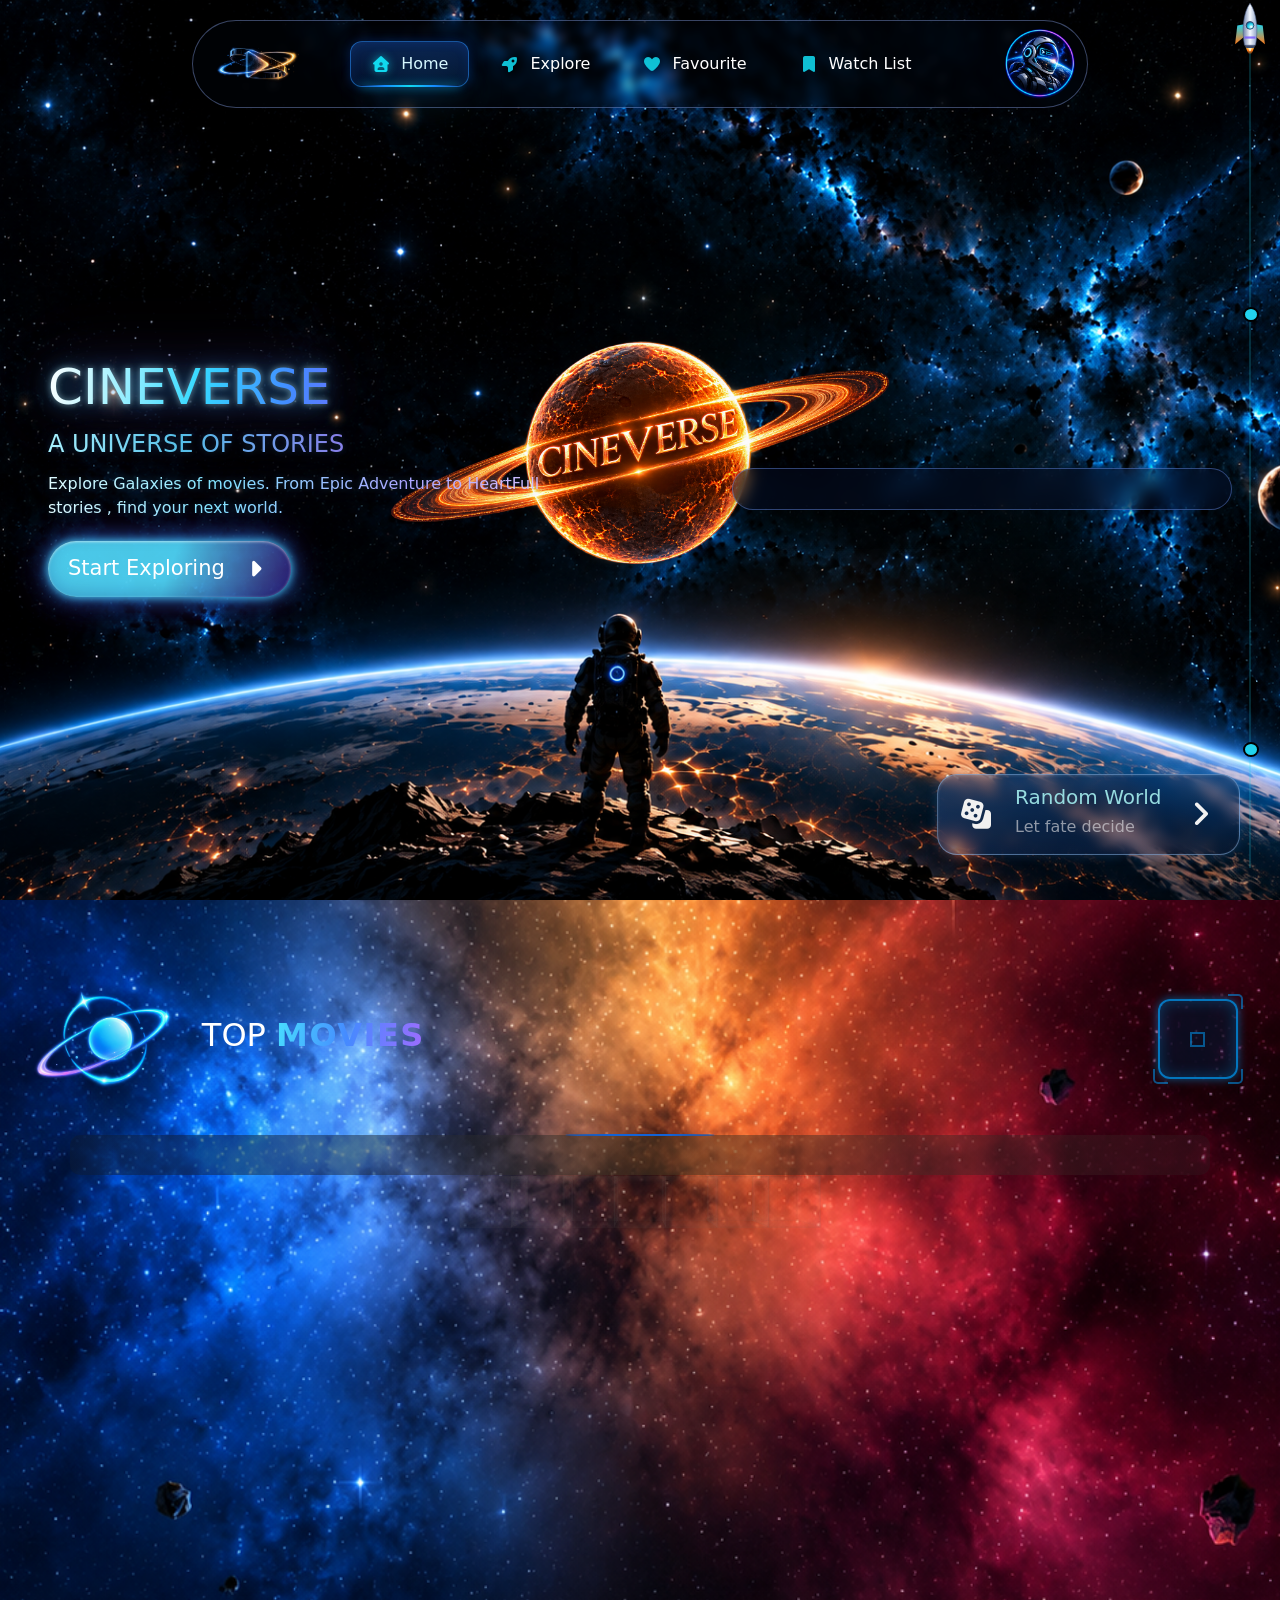
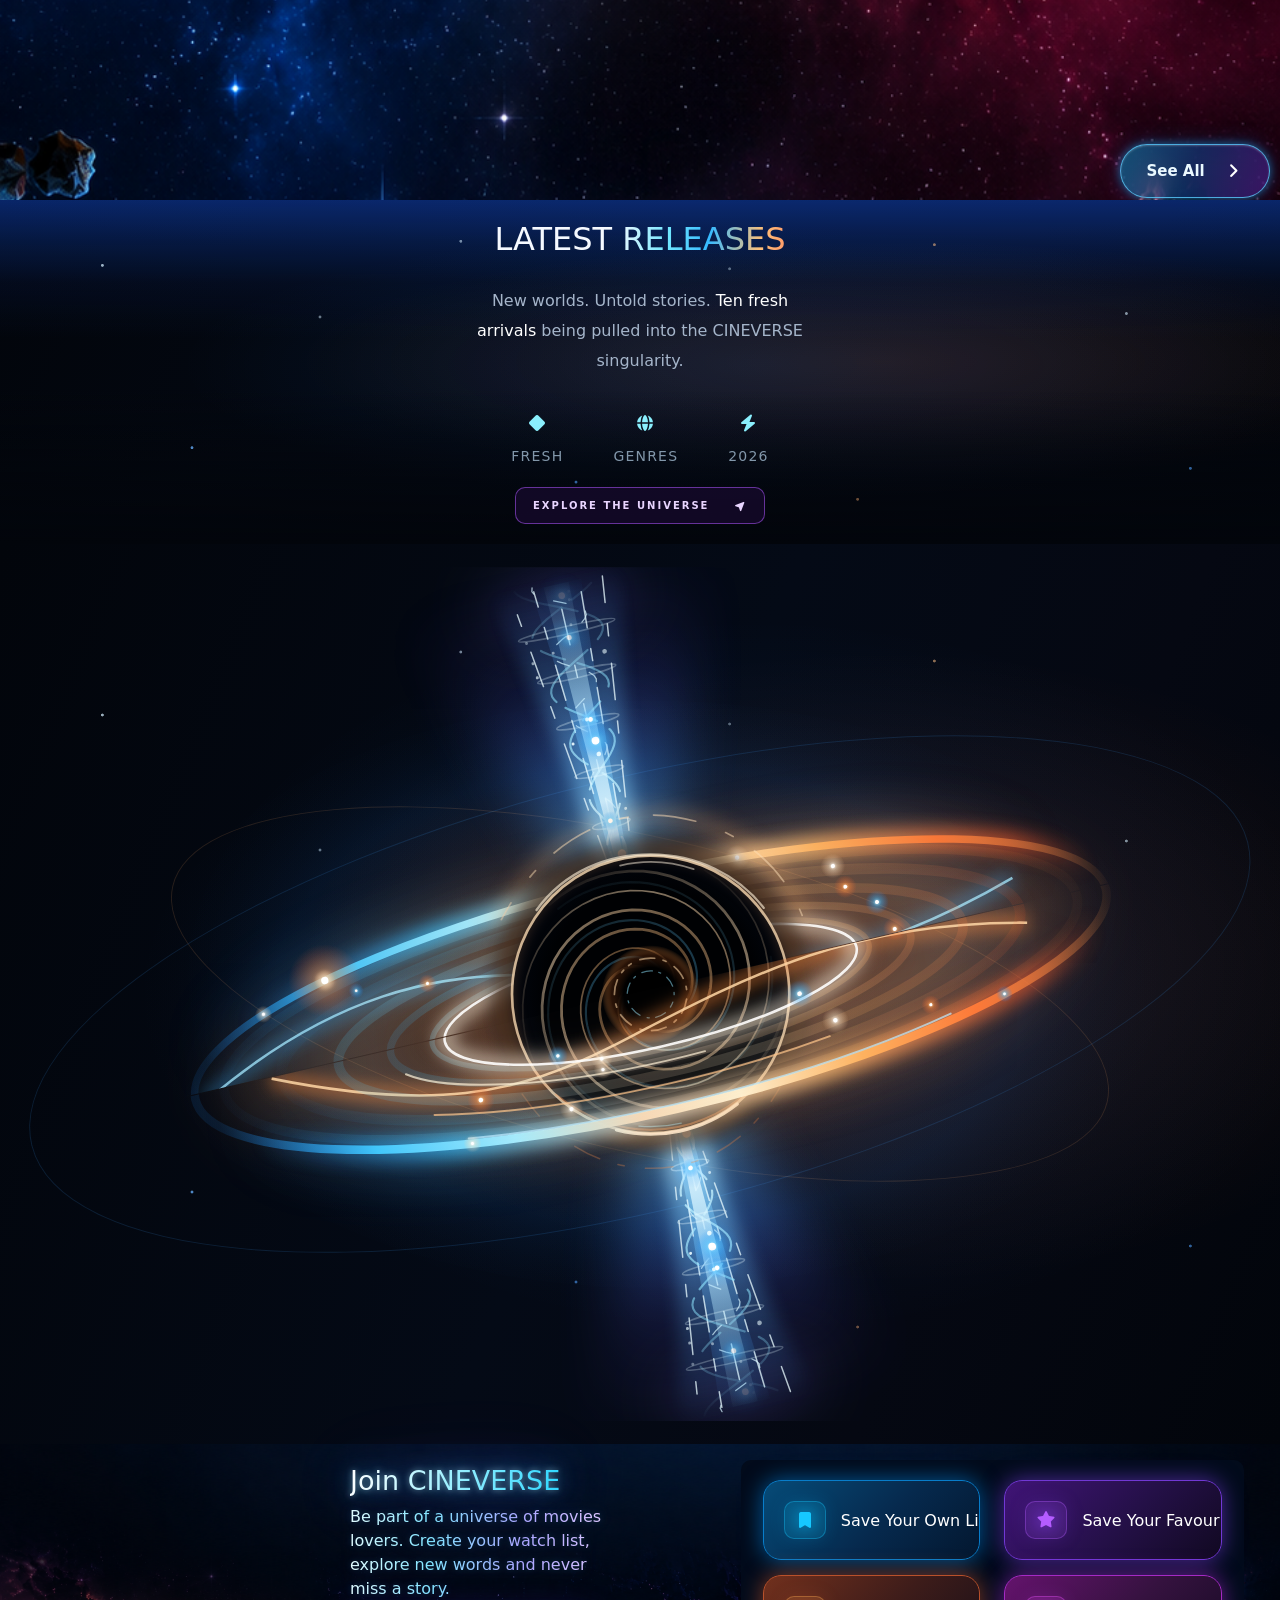
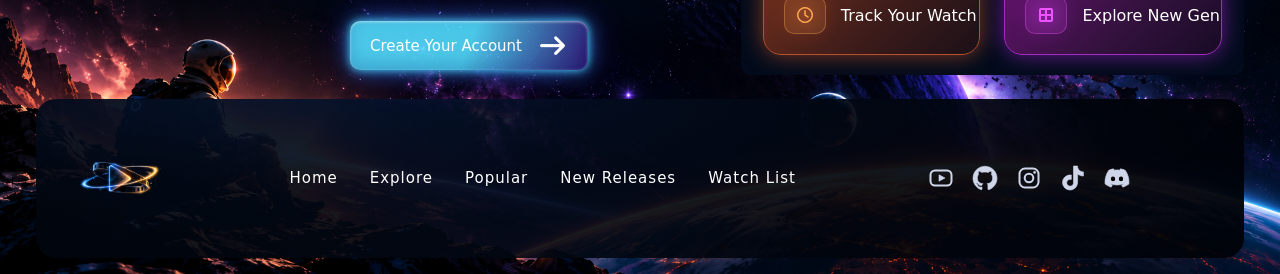
<file: index.html>
<!doctype html>
<html lang="en">
  <head>
    <title>CINEVERSE | Explore</title>
    <meta name="author" content="Amr Fathi Mohammed" />
    <meta name="viewport" content="width=device-width, initial-scale=1.0" />
    <meta
      name="description"
      content="Enter CINEVERSE, your ultimate movie discovery universe. Explore trending movies, top-rated films, popular genres, movie details, ratings, and trailers." />
    <meta
      name="keywords"
      content="CineVerse, movies, films, movie discovery, trending movies, top-rated movies, popular movies, movie trailers, movie ratings, film genres, cinema" />
    <meta name="application-name" content="CINEVERSE" />
    <meta name="theme-color" content="#080B18" />
    <meta name="color-scheme" content="dark" />
    <meta name="referrer" content="strict-origin-when-cross-origin" />

    <meta name="robots" content="index, follow, max-image-preview:large" />
    <meta name="googlebot" content="index, follow, max-image-preview:large" />

    <link rel="canonical" href="https://amro-fathi.github.io/CINEVERSE/" />

    <meta property="og:type" content="website" />
    <meta property="og:site_name" content="CINEVERSE" />
    <meta property="og:title" content="CINEVERSE | Discover Your Next Favorite Movie" />
    <meta
      property="og:description"
      content="Explore the universe of cinema with CINEVERSE. Discover trending movies, top-rated films, genres, ratings, and trailers." />
    <meta property="og:url" content="https://amro-fathi.github.io/CINEVERSE/" />
    <meta property="og:image" content="https://amro-fathi.github.io/CINEVERSE/images/preview.png" />
    <meta property="og:image:alt" content="CINEVERSE — Your Movie Discovery Universe" />
    <meta property="og:image:width" content="1200" />
    <meta property="og:image:height" content="630" />
    <meta property="og:locale" content="en_US" />

    <link rel="stylesheet" href="./css/all.min.css" />
    <link rel="stylesheet" href="./css/bootstrap.css" />
    <link rel="stylesheet" href="./css/font.css" />
    <link rel="stylesheet" href="./css/plugins/animate.css" />
    <link rel="stylesheet" href="./css/plugins/swiper.css" />
    <link rel="stylesheet" href="./css/index.css" />
    <link rel="icon" type="image/x-icon" href="./images/Icon.png" />
  </head>
  <body>
    <section id="Space">
      <div id="index" class="star">
        <i class="ray"></i>
        <i class="ray v"></i>
        <i class="ray d"></i>
        <i class="ray e"></i>
        <div class="core"></div>

        <div class="star-label">
          <strong>CINEVERSE</strong>
          <span>EXPLORE THE UNIVERSE</span>
        </div>
      </div>

      <div id="home" class="star">
        <i class="ray"></i>
        <i class="ray v"></i>
        <i class="ray d"></i>
        <i class="ray e"></i>
        <div class="core"></div>

        <div class="star-label">
          <i class="star-icon">⌂</i>
          <strong>HOME</strong>
          <span>Return to the stars</span>
        </div>
      </div>

      <div id="explore" class="star">
        <i class="ray"></i>
        <i class="ray v"></i>
        <i class="ray d"></i>
        <i class="ray e"></i>
        <div class="core"></div>

        <div class="star-label">
          <i class="star-icon">⌕</i>
          <strong>EXPLORE</strong>
          <span>Discover more</span>
        </div>
      </div>

      <div id="movie" class="star">
        <i class="ray"></i>
        <i class="ray v"></i>
        <i class="ray d"></i>
        <i class="ray e"></i>
        <div class="core"></div>

        <div class="star-label">
          <i class="star-icon">▣</i>
          <strong>MOVIE</strong>
          <span>Dive into movies</span>
        </div>
      </div>

      <div id="login" class="star ">
        <i class="ray"></i>
        <i class="ray v"></i>
        <i class="ray d"></i>
        <i class="ray e"></i>
        <div class="core"></div>

        <div class="star-label">
          <i class="star-icon">◇</i>
          <strong>LOGIN</strong>
          <span>Enter your universe</span>
        </div>
      </div>
    </section>
    <script src="./js/bootstrap.js"></script>
    <script src="./js/api/fetch.js"></script>
    <script src="./js/pages/loading.js"></script>
  </body>
</html>
</file>
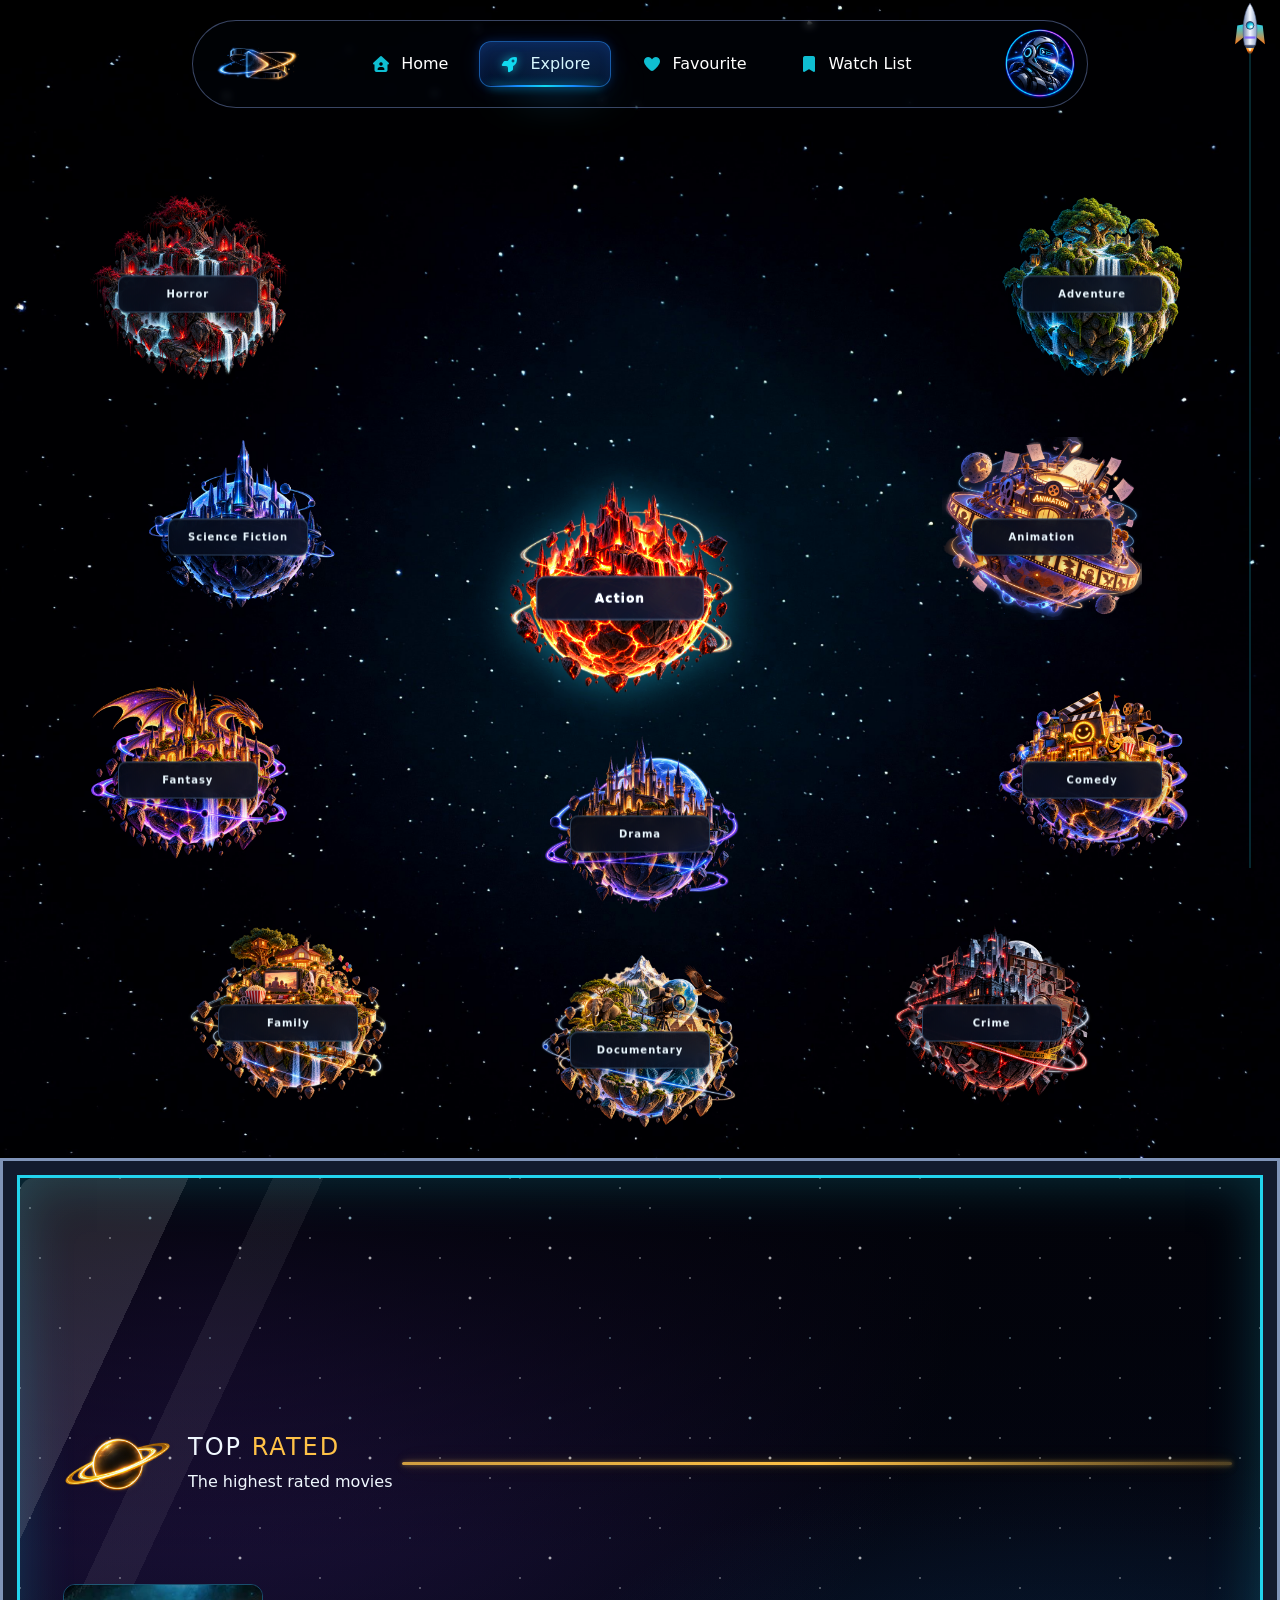
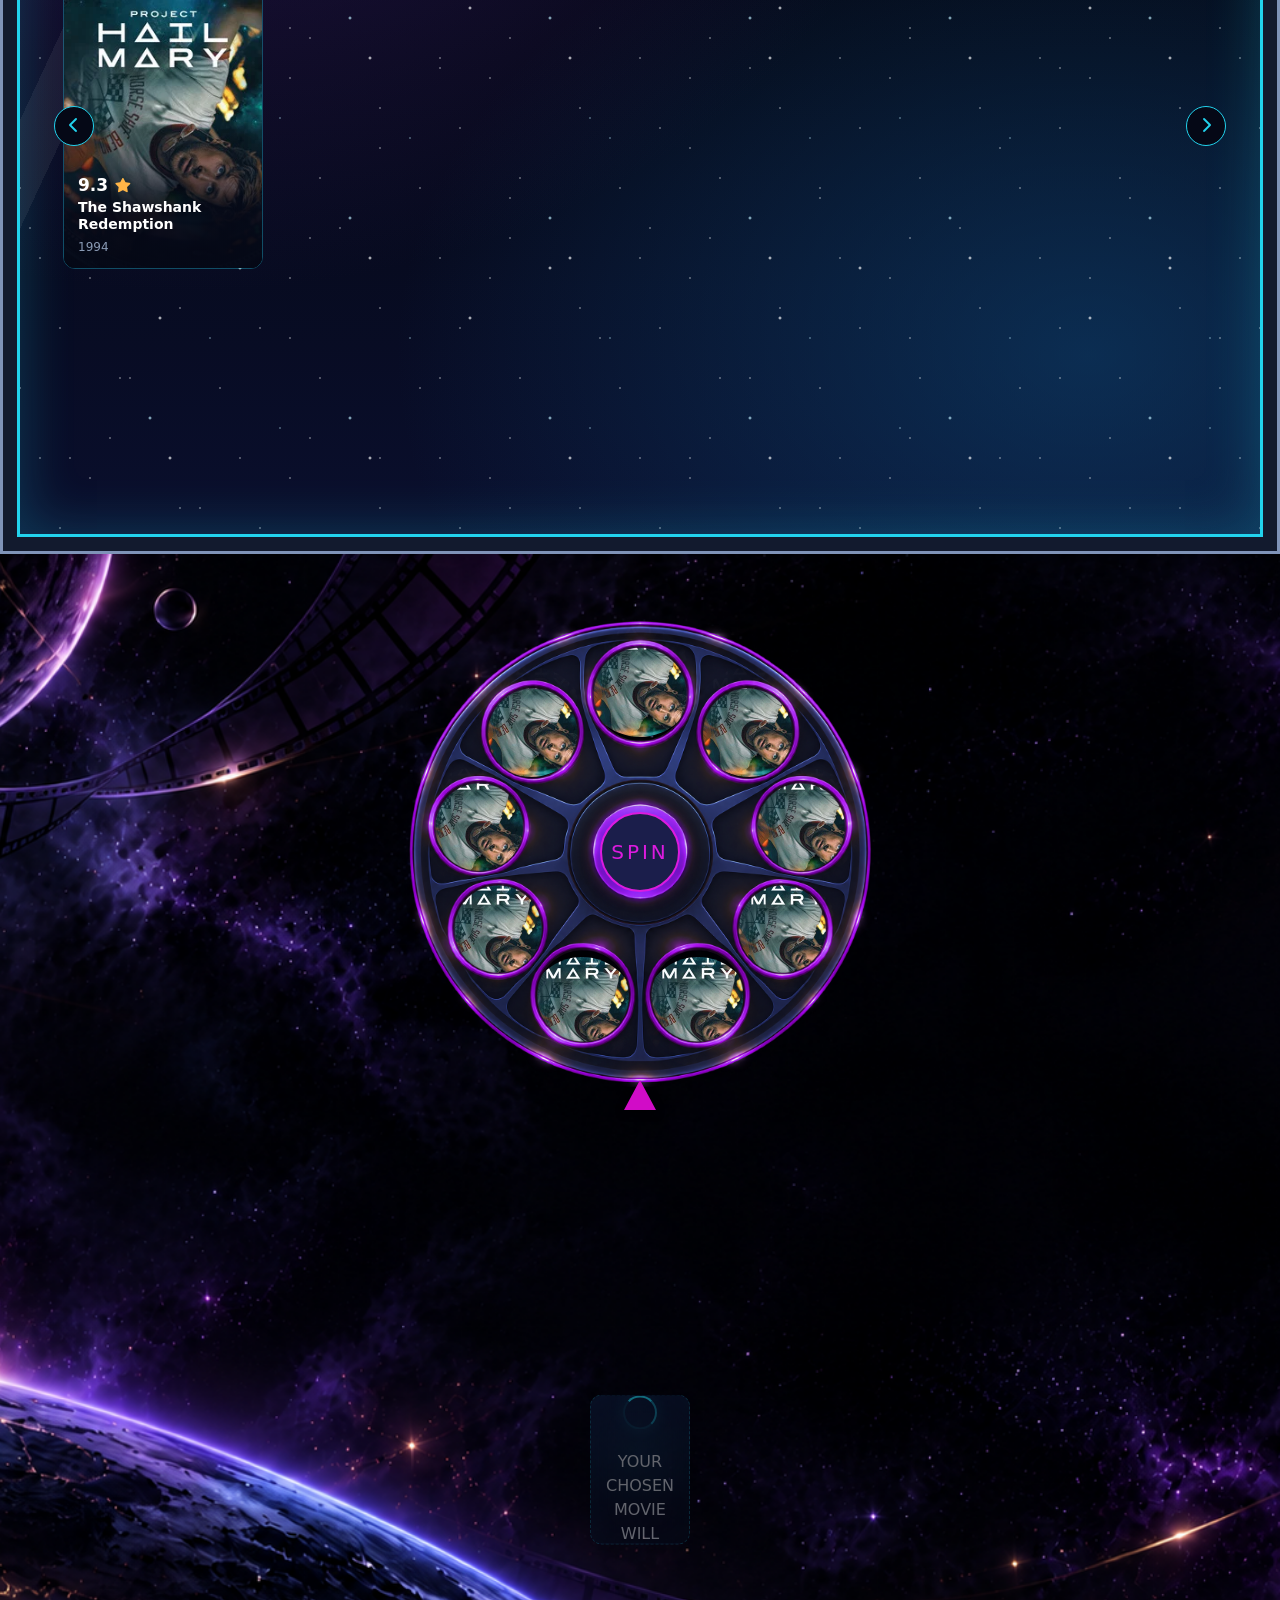
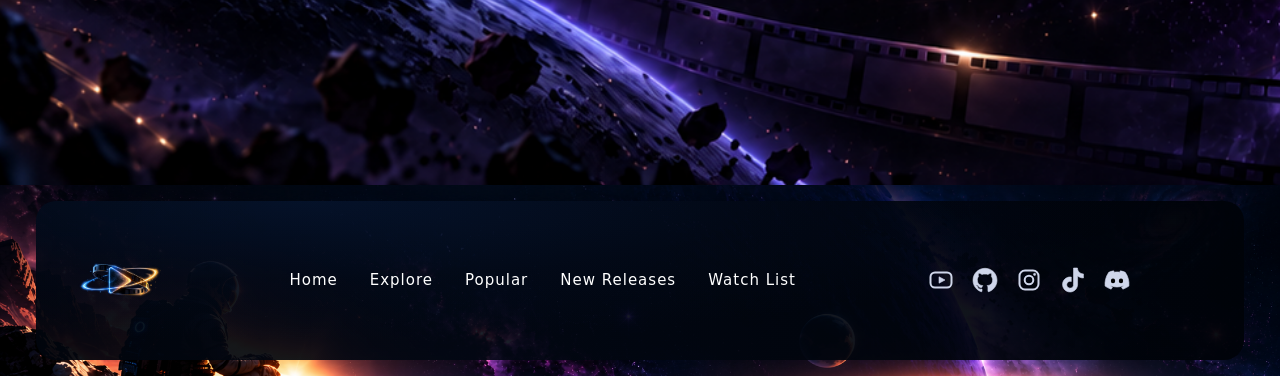
<file: pages/explore.html>
<!doctype html>
<html lang="en">
  <head>
    <title>CINEVERSE | Explore</title>
    <meta name="author" content="Amr Fathi Mohammed" />
    <meta name="viewport" content="width=device-width, initial-scale=1.0" />
    <meta
      name="description"
      content="Enter CINEVERSE, your ultimate movie discovery universe. Explore trending movies, top-rated films, popular genres, movie details, ratings, and trailers." />
    <meta
      name="keywords"
      content="CineVerse, movies, films, movie discovery, trending movies, top-rated movies, popular movies, movie trailers, movie ratings, film genres, cinema" />
    <meta name="application-name" content="CINEVERSE" />
    <meta name="theme-color" content="#080B18" />
    <meta name="color-scheme" content="dark" />
    <meta name="referrer" content="strict-origin-when-cross-origin" />

    <meta name="robots" content="index, follow, max-image-preview:large" />
    <meta name="googlebot" content="index, follow, max-image-preview:large" />

    <link rel="canonical" href="https://amro-fathi.github.io/CINEVERSE/" />

    <meta property="og:type" content="website" />
    <meta property="og:site_name" content="CINEVERSE" />
    <meta property="og:title" content="CINEVERSE | Discover Your Next Favorite Movie" />
    <meta
      property="og:description"
      content="Explore the universe of cinema with CINEVERSE. Discover trending movies, top-rated films, genres, ratings, and trailers." />
    <meta property="og:url" content="https://amro-fathi.github.io/CINEVERSE/" />
    <meta property="og:image" content="https://amro-fathi.github.io/CINEVERSE/images/preview.png" />
    <meta property="og:image:alt" content="CINEVERSE — Your Movie Discovery Universe" />
    <meta property="og:image:width" content="1200" />
    <meta property="og:image:height" content="630" />
    <meta property="og:locale" content="en_US" />

    <link rel="stylesheet" href="../css/all.min.css" />
    <link rel="stylesheet" href="../css/bootstrap.css" />
    <link rel="stylesheet" href="../css/font.css" />
    <link rel="stylesheet" href="../css/index.css" />
    <link rel="icon" type="image/x-icon" href="../images/Icon.png" />
  </head>
  <body>
    <div class="ss idle">
      <div class="ss-rail">
        <div class="ss-fill"></div>
      </div>

      <div class="ss-ship">
        <svg viewBox="0 -6 64 116" aria-hidden="true">
          <defs>
            <linearGradient id="ss-hull" x1="0" y1="0" x2="1" y2="0">
              <stop offset="0" stop-color="#8fa3c7" />
              <stop offset=".5" stop-color="#f4f8ff" />
              <stop offset="1" stop-color="#6d7fa6" />
            </linearGradient>
            <linearGradient id="ss-fin" x1="0" y1="0" x2="0" y2="1">
              <stop offset="0" stop-color="#ff7a18" />
              <stop offset="1" stop-color="#22d3ee" />
            </linearGradient>
            <radialGradient id="ss-glass" cx=".35" cy=".3" r=".8">
              <stop offset="0" stop-color="#e0fbff" />
              <stop offset=".5" stop-color="#22d3ee" />
              <stop offset="1" stop-color="#0b3a73" />
            </radialGradient>
            <linearGradient id="ss-flame" x1="0" y1="1" x2="0" y2="0">
              <stop offset="0" stop-color="#ffd54a" />
              <stop offset=".5" stop-color="#ff7a18" />
              <stop offset="1" stop-color="#ff7a18" stop-opacity="0" />
            </linearGradient>
          </defs>

          <!-- Flame -->
          <path fill="url(#ss-flame)" d="M24 26 Q32 -4 40 26 Z" />
          <path fill="#fff6c8" opacity=".9" d="M28 26 Q32 8 36 26 Z" />

          <!-- Wings -->
          <path fill="url(#ss-fin)" d="M22 44 L5 30 L9 64 L22 66 Z" />
          <path fill="url(#ss-fin)" d="M42 44 L59 30 L55 64 L42 66 Z" />

          <!-- Body -->
          <rect x="24" y="23" width="16" height="7" rx="2" fill="#3b4a6b" />
          <path fill="url(#ss-hull)" stroke="#4a5b82" d="M32 104 C19 86 17 54 22 28 L42 28 C47 54 45 86 32 104 Z" />
          <rect x="22" y="40" width="20" height="4" fill="#7c5cff" opacity=".85" />

          <!-- Cockpit -->
          <circle cx="32" cy="64" r="7" fill="url(#ss-glass)" stroke="#2a3a5e" stroke-width="1.5" />
          <circle cx="29.5" cy="61.5" r="2" fill="#fff" opacity=".7" />
        </svg>
      </div>
    </div>
    <nav class="main-nav movie-page">
      <div class="container-fluid">
        <div class="row justify-content-between">
          <div class="col-2 logo">
            <img onclick="goToHome()" src="../images/Logo.png" alt="Logo" class="img-fluid cursor-pointer" />
          </div>
          <div class="col-9 d-flex justify-content-center align-items-center">
            <div class="links list-unstyled">
              <div class="link">
                <a class="nav-link" href="../index.html?where=home"><i class="fa-solid fa-house-user"></i> Home</a>
              </div>
              <div class="link">
                <a class="nav-link active" href="../index.html?where=explore"><i class="fa-solid fa-rocket"></i> Explore</a>
              </div>
              <div class="link">
                <a class="nav-link" href="#"><i class="fa-solid fa-heart"></i> Favourite</a>
              </div>
              <div class="link">
                <a class="nav-link" href="#"><i class="fa-solid fa-bookmark"></i> Watch List</a>
              </div>
            </div>
          </div>
          <div class="col-1 account-icon" onclick="stopPropagation(event)">
            <div class="img" onclick="OpenAccountPopup()"></div>
            <i class="fa-solid fa-chevron-left account-arrow" onclick="OpenAccountPopup()"></i>
          </div>
        </div>

        <div class="account-detailes" onclick="stopPropagation(event)">
          <div class="group">
            <div onclick="goToPage('login')" class="account-details-item">My profile</div>
            <div class="account-details-item">Watch History</div>
            <div class="account-details-item">Settings</div>
          </div>
          <div class="group">
            <div class="account-details-item logout">Log Out</div>
          </div>
        </div>
      </div>
    </nav>
    <div class="topbar">
      <a href="../index.html?where=home" class="topbar-logo">
        <img onclick="goToHome()" src="../images/Logo.png" class="img-fluid cursor-pointer" alt="CINEVERSE" />
      </a>
      <div class="topbar-brand">
        <span>YOUR CINEMATIC UNIVERSE</span>
        <p>EXPLORE • DISCOVER • BELONG</p>
      </div>
      <div class="navbar-button" onclick="stopPropagation(event)">
        <div class="account-icon" onclick="OpenAccountPopupRight()">
          <div class="img"></div>
        </div>
      </div>
    </div>
    <div class="account-detailes-popup" onclick="stopPropagation(event)">
      <div class="content">
        <i class="fa-solid fa-xmark close" onclick="OpenAccountPopupRight()"></i>
        <div class="logo">
          <img onclick="goToHome()" src="../images/Logo.png" alt="Logo" class="img-fluid cursor-pointer" />
        </div>
        <div class="links">
          <div class="account-details-item">
            <a class="nav-link active" href="../index.html?where=home"><i class="fa-solid fa-house-user"></i> Home</a>
          </div>

          <div class="account-details-item">
            <a class="nav-link" href="../index.html?where=explore"><i class="fa-solid fa-rocket"></i> Explore</a>
          </div>
          <div class="account-details-item">
            <a class="nav-link" href="#"><i class="fa-solid fa-heart"></i> Favourite</a>
          </div>
          <div class="account-details-item">
            <a class="nav-link" href="#"><i class="fa-solid fa-bookmark"></i> Watch List</a>
          </div>
        </div>
        <div class="account-icon">
          <div class="img"></div>
          <p class="muted">
            <a href="#" data-bs-toggle="tooltip" data-bs-title="Log Out"><i class="fa-solid fa-right-from-bracket"></i></a>
          </p>
          <div class="settings">
            <h4>CINEVERSE</h4>
            <p onclick="goToPage('login')" class="mb-0 profile">View Profile</p>
          </div>
        </div>
      </div>
    </div>


    <header id="Explore">
      <div class="container-fluid">
        <div class="content">
          <div onclick="showGenreMoviesExplore(this.dataset.genre)" data-genre="action" class="planet action active">
            <img src="../images/genres/action.png" class="img-fluid" alt="Planet" />
            <div class="name">Action</div>
          </div>
          <div onclick="showGenreMoviesExplore(this.dataset.genre)" data-genre="adventure" class="planet adventure">
            <img src="../images/genres/adventure.png" class="img-fluid" alt="Planet" />
            <div class="name">Adventure</div>
          </div>
          <div onclick="showGenreMoviesExplore(this.dataset.genre)" data-genre="animation" class="planet animation">
            <img src="../images/genres/animation.png" class="img-fluid" alt="Planet" />
            <div class="name">Animation</div>
          </div>
          <div onclick="showGenreMoviesExplore(this.dataset.genre)" data-genre="comedy" class="planet comedy">
            <img src="../images/genres/comedy.png" class="img-fluid" alt="Planet" />
            <div class="name">Comedy</div>
          </div>
          <div onclick="showGenreMoviesExplore(this.dataset.genre)" data-genre="crime" class="planet crime">
            <img src="../images/genres/crime.png" class="img-fluid" alt="Planet" />
            <div class="name">Crime</div>
          </div>
          <div onclick="showGenreMoviesExplore(this.dataset.genre)" data-genre="documentary" class="planet documentary">
            <img src="../images/genres/documentary.png" class="img-fluid" alt="Planet" />
            <div class="name">Documentary</div>
          </div>
          <div onclick="showGenreMoviesExplore(this.dataset.genre)" data-genre="drama" class="planet drama">
            <img src="../images/genres/drama.png" class="img-fluid" alt="Planet" />
            <div class="name">Drama</div>
          </div>
          <div onclick="showGenreMoviesExplore(this.dataset.genre)" data-genre="family" class="planet family">
            <img src="../images/genres/family.png" class="img-fluid" alt="Planet" />
            <div class="name">Family</div>
          </div>
          <div onclick="showGenreMoviesExplore(this.dataset.genre)" data-genre="fantasy" class="planet fantasy">
            <img src="../images/genres/fantasy.png" class="img-fluid" alt="Planet" />
            <div class="name">Fantasy</div>
          </div>
          <div onclick="showGenreMoviesExplore(this.dataset.genre)" data-genre="science_fiction" class="planet science">
            <img src="../images/genres/science fiction.png" class="img-fluid" alt="Planet" />
            <div class="name">Science Fiction</div>
          </div>
          <div onclick="showGenreMoviesExplore(this.dataset.genre)" data-genre="horror" class="planet horror">
            <img src="../images/genres/horror.png" class="img-fluid" alt="Planet" />
            <div class="name">Horror</div>
          </div>
        </div>
      </div>
    </header>
    <section id="Movies" class="py-5">
      <div class="frame"></div>
      <div class="container-fluid px-5 h-100">
        <div class="content h-100" data-view="cards" data-genre="action">
          <div class="movies-section top-rated-movies">
            <div class="head">
              <div class="left">
                <div class="title">
                  <div class="img">
                    <img src="../images/moviesPageIcons/top-rated.png" class="img-fluid" alt="Top Rated Icon" />
                  </div>
                  <div class="text">
                    <h4>TOP <span>RATED</span></h4>
                    <p class="mb-0">The highest rated movies</p>
                  </div>
                </div>
              </div>
              <div class="line"></div>
            </div>
            <div class="body">
              <div class="wrap">
                <button onclick="toggleScrollCards(-1, this)" class="arrow prev"><i class="fa-solid fa-chevron-left"></i></button>
                <div class="movies">
                  <div class="movie">
                    <div class="movie-inner">
                      <div class="face front">
                        <img src="../images/test.webp" alt="The Shawshank Redemption" />
                        <div class="info">
                          <p class="rate">9.3<i class="fa-solid fa-star"></i></p>
                          <h3>The Shawshank Redemption</h3>
                          <p class="year">1994</p>
                        </div>
                      </div>

                      <div class="face back">
                        <p class="rate">9.3 <i class="fa-solid fa-star"></i></p>
                        <h3>The Shawshank Redemption</h3>
                        <p class="genres"><i class="fa-regular fa-clock"></i> 2h 22m &nbsp; Drama &nbsp; 1994</p>
                        <p class="overview">
                          Two imprisoned men bond over several years, finding solace and eventual redemption through acts of common decency.
                        </p>
                        <button class="view-detailes"><i class="fa-solid fa-play"></i> Details</button>
                      </div>
                    </div>
                  </div>
                </div>
                <button onclick="toggleScrollCards(1, this)" class="arrow next"><i class="fa-solid fa-chevron-right"></i></button>
              </div>
            </div>
          </div>
          <div class="movies-section genre-movies"></div>
        </div>
      </div>
    </section>

    <section id="Wheel" class="py-5">
      <div class="container-fluid px-5">
        <div class="spinner-container">
          <div class="wheel">
            <button id="spinBtn" class="spin-btn">SPIN</button>

            <div class="pointer"></div>
            <div class="flash"></div>
            <div class="spinner">
              <img draggable="false" src="../images/wheel.png" alt="Wheel" class="wheel-img" />
              <div class="choose choose-1"><img draggable="false" src="../images/test.webp" alt="" /></div>
              <div class="choose choose-2"><img draggable="false" src="../images/test.webp" alt="" /></div>
              <div class="choose choose-3"><img draggable="false" src="../images/test.webp" alt="" /></div>
              <div class="choose choose-4"><img draggable="false" src="../images/test.webp" alt="" /></div>
              <div class="choose choose-5"><img draggable="false" src="../images/test.webp" alt="" /></div>
              <div class="choose choose-6"><img draggable="false" src="../images/test.webp" alt="" /></div>
              <div class="choose choose-7"><img draggable="false" src="../images/test.webp" alt="" /></div>
              <div class="choose choose-8"><img draggable="false" src="../images/test.webp" alt="" /></div>
              <div class="choose choose-9"><img draggable="false" src="../images/test.webp" alt="" /></div>
            </div>
          </div>

          <div class="portal">
            <div class="img">
              <img src="../images/portal.svg" draggable="false" alt="Portal" class="img-fluid" />
            </div>
            <div class="claw-box">
              <div id="claw" class="claw closed">
                <svg xmlns="http://www.w3.org/2000/svg" viewBox="0 0 376 124" class="">
                  <!-- tube -->
                  <rect x="158" y="44" width="196" height="36" rx="18" fill="#151846" stroke="#1b1e4b" stroke-width="3" />
                  <rect x="176" y="48" width="160" height="3.4" rx="1.7" fill="#fff" opacity="0.2" />
                  <line
                    x1="176"
                    y1="62"
                    x2="338"
                    y2="62"
                    stroke="#22d3ee"
                    stroke-width="12"
                    stroke-linecap="round"
                    opacity="0.35"
                    style="filter: blur(4px)" />
                  <line x1="176" y1="62" x2="338" y2="62" stroke="#22d3ee" stroke-width="3.4" stroke-linecap="round" stroke-dasharray="6 14">
                    <animate attributeName="stroke-dashoffset" from="0" to="20" dur="1s" repeatCount="indefinite" />
                  </line>
                  <g stroke="#1b1e4b" stroke-width="2.5" fill="#4d56b3">
                    <rect x="206" y="38" width="12" height="48" rx="5" />
                    <rect x="258" y="38" width="12" height="48" rx="5" />
                    <rect x="310" y="38" width="12" height="48" rx="5" />
                    <rect x="348" y="32" width="18" height="60" rx="7" stroke-width="3" />
                    <rect x="146" y="50" width="22" height="24" rx="4" fill="#2b307a" stroke-width="3" />
                  </g>

                  <!-- claw -->
                  <g transform="translate(10 12)">
                    <!-- top pincer -->
                    <g transform="translate(100.7 31.5)">
                      <g id="top">
                        <path d="M0 0 A54 54 0 0 0 -77.7 -28.3" fill="none" stroke="#1b1e4b" stroke-width="15" stroke-linecap="round" />
                        <path d="M0 0 A54 54 0 0 0 -77.7 -28.3" fill="none" stroke="#9aa4f0" stroke-width="9" stroke-linecap="round" />
                        <circle cx="-77.7" cy="-28.3" r="5" fill="#22d3ee" stroke="#1b1e4b" stroke-width="2" />
                      </g>
                    </g>
                    <!-- bottom pincer -->
                    <g transform="translate(100.7 68.5)">
                      <g id="bottom">
                        <path d="M0 0 A54 54 0 0 1 -77.7 28.3" fill="none" stroke="#1b1e4b" stroke-width="15" stroke-linecap="round" />
                        <path d="M0 0 A54 54 0 0 1 -77.7 28.3" fill="none" stroke="#9aa4f0" stroke-width="9" stroke-linecap="round" />
                        <circle cx="-77.7" cy="28.3" r="5" fill="#22d3ee" stroke="#1b1e4b" stroke-width="2" />
                      </g>
                    </g>
                    <!-- body -->
                    <rect x="92" y="22" width="48" height="56" rx="10" fill="#4d56b3" stroke="#1b1e4b" stroke-width="3" />
                    <rect x="100" y="30" width="32" height="8" rx="4" fill="#2b307a" />
                    <rect x="100" y="64" width="32" height="6" rx="3" fill="#2b307a" />
                    <circle cx="116" cy="54" r="6" fill="#22d3ee">
                      <animate attributeName="opacity" values=".5;1;.5" dur="1.6s" repeatCount="indefinite" />
                    </circle>
                  </g>
                </svg>
                <div class="grab" id="grab">
                  <img src="../images/test.webp" alt="" class="img-fluid" />
                </div>
              </div>
            </div>
          </div>

          <div class="movies up">
            <div class="placeholder">
              <p class="text-center">
                YOUR CHOSEN MOVIE <br />
                WILL APPEAR HERE
              </p>
            </div>
          </div>
        </div>
      </div>
    </section>

    <footer class="py-3">
      <div class="container-fluid px-5">
        <div class="bottom-bar row">
          <div class="col-lg-1 col-12 d-flex justify-content-center align-items-center">
            <div class="logo">
              <img onclick="goToHome()" src="../images/Logo.png" alt="Logo" class="img-fluid cursor-pointer" />
            </div>
          </div>
          <div class="col-lg-8 col-12">
            <div class="links">
              <div class="link"><a href="../index.html?where=home">Home</a></div>
              <div class="link"><a href="../index.html?where=explore">Explore</a></div>
              <div class="link"><a href="../index.html?where=home">Popular</a></div>
              <div class="link"><a href="../index.html?where=home">New Releases</a></div>
              <div class="link"><a href="">Watch List</a></div>
            </div>
          </div>
          <div class="col-lg-2 col-12 d-flex justify-content-center align-items-center">
            <div class="icons">
              <!-- YouTube -->
              <a class="social yt" target="_blank" href="https://www.youtube.com" aria-label="YouTube" data-label="YouTube">
                <svg viewBox="0 0 24 24" aria-hidden="true">
                  <defs>
                    <clipPath id="ytClip"><rect x="1.5" y="4.5" width="21" height="15" rx="4.5" /></clipPath>
                    <linearGradient id="ytShine">
                      <stop offset="0" stop-color="#fff" stop-opacity="0" />
                      <stop offset=".5" stop-color="#fff" stop-opacity=".55" />
                      <stop offset="1" stop-color="#fff" stop-opacity="0" />
                    </linearGradient>
                  </defs>
                  <rect class="ic-s box" pathLength="1" x="1.5" y="4.5" width="21" height="15" rx="4.5" />
                  <g clip-path="url(#ytClip)">
                    <g transform="skewX(-20)"><rect class="shine" x="-12" y="3" width="6" height="18" fill="url(#ytShine)" /></g>
                  </g>
                  <g class="tri-g"><polygon class="ic tri" pathLength="1" points="10,8.8 16,12 10,15.2" /></g>
                </svg>
              </a>

              <!-- GitHub -->
              <a class="social gh" target="_blank" href="https://github.com/Amro-Fathi" aria-label="GitHub" data-label="GitHub">
                <svg viewBox="0 0 24 24" aria-hidden="true">
                  <defs>
                    <linearGradient id="ghGrad" gradientUnits="userSpaceOnUse" x1="0" y1="0" x2="24" y2="24" spreadMethod="repeat">
                      <stop offset="0" stop-color="#b388ff" />
                      <stop offset=".5" stop-color="#6ee7ff" />
                      <stop offset="1" stop-color="#b388ff" />
                      <animateTransform
                        attributeName="gradientTransform"
                        type="translate"
                        from="0 0"
                        to="24 24"
                        dur="1.6s"
                        repeatCount="indefinite" />
                    </linearGradient>
                  </defs>
                  <g class="wob">
                    <path
                      class="ic cat"
                      pathLength="1"
                      d="M12 .297c-6.63 0-12 5.373-12 12 0 5.303 3.438 9.8 8.205 11.385.6.113.82-.258.82-.577 0-.285-.01-1.04-.015-2.04-3.338.724-4.042-1.61-4.042-1.61C4.422 18.07 3.633 17.7 3.633 17.7c-1.087-.744.084-.729.084-.729 1.205.084 1.838 1.236 1.838 1.236 1.07 1.835 2.809 1.305 3.495.998.108-.776.417-1.305.76-1.605-2.665-.3-5.466-1.332-5.466-5.93 0-1.31.465-2.38 1.235-3.22-.135-.303-.54-1.523.105-3.176 0 0 1.005-.322 3.3 1.23.96-.267 1.98-.399 3-.405 1.02.006 2.04.138 3 .405 2.28-1.552 3.285-1.23 3.285-1.23.645 1.653.24 2.873.12 3.176.765.84 1.23 1.91 1.23 3.22 0 4.61-2.805 5.625-5.475 5.92.42.36.81 1.096.81 2.22 0 1.606-.015 2.896-.015 3.286 0 .315.21.69.825.57C20.565 22.092 24 17.592 24 12.297c0-6.627-5.373-12-12-12" />
                  </g>
                </svg>
              </a>

              <!-- Instagram -->
              <a class="social ig" href="#TOP" aria-label="Instagram" data-label="Instagram">
                <svg viewBox="0 0 24 24" aria-hidden="true">
                  <defs>
                    <linearGradient id="igGrad" gradientUnits="userSpaceOnUse" x1="2" y1="22" x2="22" y2="2">
                      <stop offset="0" stop-color="#fd9a2d" />
                      <stop offset=".45" stop-color="#f1337b" />
                      <stop offset="1" stop-color="#8a3ab9" />
                      <animateTransform
                        attributeName="gradientTransform"
                        type="rotate"
                        from="0 12 12"
                        to="360 12 12"
                        dur="4s"
                        repeatCount="indefinite" />
                    </linearGradient>
                  </defs>
                  <rect class="ic-s frame" pathLength="1" x="2.5" y="2.5" width="19" height="19" rx="5.5" />
                  <g class="lens-g"><circle class="ic-s lens" pathLength="1" cx="12" cy="12" r="4.3" /></g>
                  <circle class="flash-ring" cx="17.6" cy="6.4" r="1.1" />
                  <g class="dot-g"><circle class="ic dot" pathLength="1" cx="17.6" cy="6.4" r="1.1" /></g>
                </svg>
              </a>

              <!-- TikTok -->
              <a class="social tk" href="#TOP" aria-label="TikTok" data-label="TikTok">
                <svg viewBox="0 0 24 24" aria-hidden="true">
                  <defs>
                    <path
                      id="tkPath"
                      pathLength="1"
                      d="M12.525.02c1.31-.02 2.61-.01 3.91-.02.08 1.53.63 3.09 1.75 4.17 1.12 1.11 2.7 1.62 4.24 1.79v4.03c-1.44-.05-2.89-.35-4.2-.97-.57-.26-1.1-.59-1.62-.93-.01 2.92.01 5.84-.02 8.75-.08 1.4-.54 2.79-1.35 3.94-1.31 1.92-3.58 3.17-5.91 3.21-1.43.08-2.86-.31-4.08-1.03-2.02-1.19-3.44-3.37-3.65-5.71-.02-.5-.03-1-.01-1.49.18-1.9 1.12-3.72 2.58-4.96 1.66-1.44 3.98-2.13 6.15-1.72.02 1.48-.04 2.96-.04 4.44-.99-.32-2.15-.23-3.02.37-.63.41-1.11 1.04-1.36 1.75-.21.51-.15 1.07-.14 1.61.24 1.64 1.82 3.02 3.5 2.87 1.12-.01 2.19-.66 2.77-1.61.19-.33.4-.67.41-1.06.1-1.79.06-3.57.07-5.36.01-4.03-.01-8.05.02-12.07z" />
                  </defs>
                  <g class="beat-g">
                    <use href="#tkPath" class="ghost g1" />
                    <use href="#tkPath" class="ghost g2" />
                    <use href="#tkPath" class="ic main" />
                  </g>
                  <circle class="spark sp1" cx="21.5" cy="7" r=".8" />
                  <circle class="spark sp2" cx="2.5" cy="15" r=".8" />
                </svg>
              </a>

              <!-- Discord -->
              <a class="social dc" target="_blank" href="https://discord.com/" aria-label="Discord" data-label="Discord">
                <svg viewBox="0 0 24 24" aria-hidden="true">
                  <g class="bob-g">
                    <path
                      class="ic"
                      pathLength="1"
                      d="M20.317 4.3698a19.7913 19.7913 0 00-4.8851-1.5152.0741.0741 0 00-.0785.0371c-.211.3753-.4447.8648-.6083 1.2495-1.8447-.2762-3.68-.2762-5.4868 0-.1636-.3933-.4058-.8742-.6177-1.2495a.077.077 0 00-.0785-.037 19.7363 19.7363 0 00-4.8852 1.515.0699.0699 0 00-.0321.0277C.5334 9.0458-.319 13.5799.0992 18.0578a.0824.0824 0 00.0312.0561c2.0528 1.5076 4.0413 2.4228 5.9929 3.0294a.0777.0777 0 00.0842-.0276c.4616-.6304.8731-1.2952 1.226-1.9942a.076.076 0 00-.0416-.1057c-.6528-.2476-1.2743-.5495-1.8722-.8923a.077.077 0 01-.0076-.1277c.1258-.0943.2517-.1923.3718-.2914a.0743.0743 0 01.0776-.0105c3.9278 1.7933 8.18 1.7933 12.0614 0a.0739.0739 0 01.0785.0095c.1202.099.246.1981.3728.2924a.077.077 0 01-.0066.1276 12.2986 12.2986 0 01-1.873.8914.0766.0766 0 00-.0407.1067c.3604.698.7719 1.3628 1.225 1.9932a.076.076 0 00.0842.0286c1.961-.6067 3.9495-1.5219 6.0023-3.0294a.077.077 0 00.0313-.0552c.5004-5.177-.8382-9.6739-3.5485-13.6604a.061.061 0 00-.0312-.0286z" />
                    <g class="eyes">
                      <ellipse class="eye" cx="8.02" cy="12.9" rx="2.16" ry="2.42" />
                      <ellipse class="eye" cx="15.99" cy="12.9" rx="2.16" ry="2.42" />
                    </g>
                  </g>
                </svg>
              </a>
            </div>
          </div>
        </div>
      </div>
    </footer>
    <!-- <script src="js/plugins/jquery.js"></script> -->
    <script src="../js/bootstrap.js"></script>
    <script src="../js/components/navbar.js"></script>
    <script src="../js/components/spaceship.js"></script>
    <script src="../js/api/fetch.js"></script>
    <script src="../js/components/spinner.js"></script>
    <script src="../js/pages/explore.js"></script>
  </body>
</html>
</file>
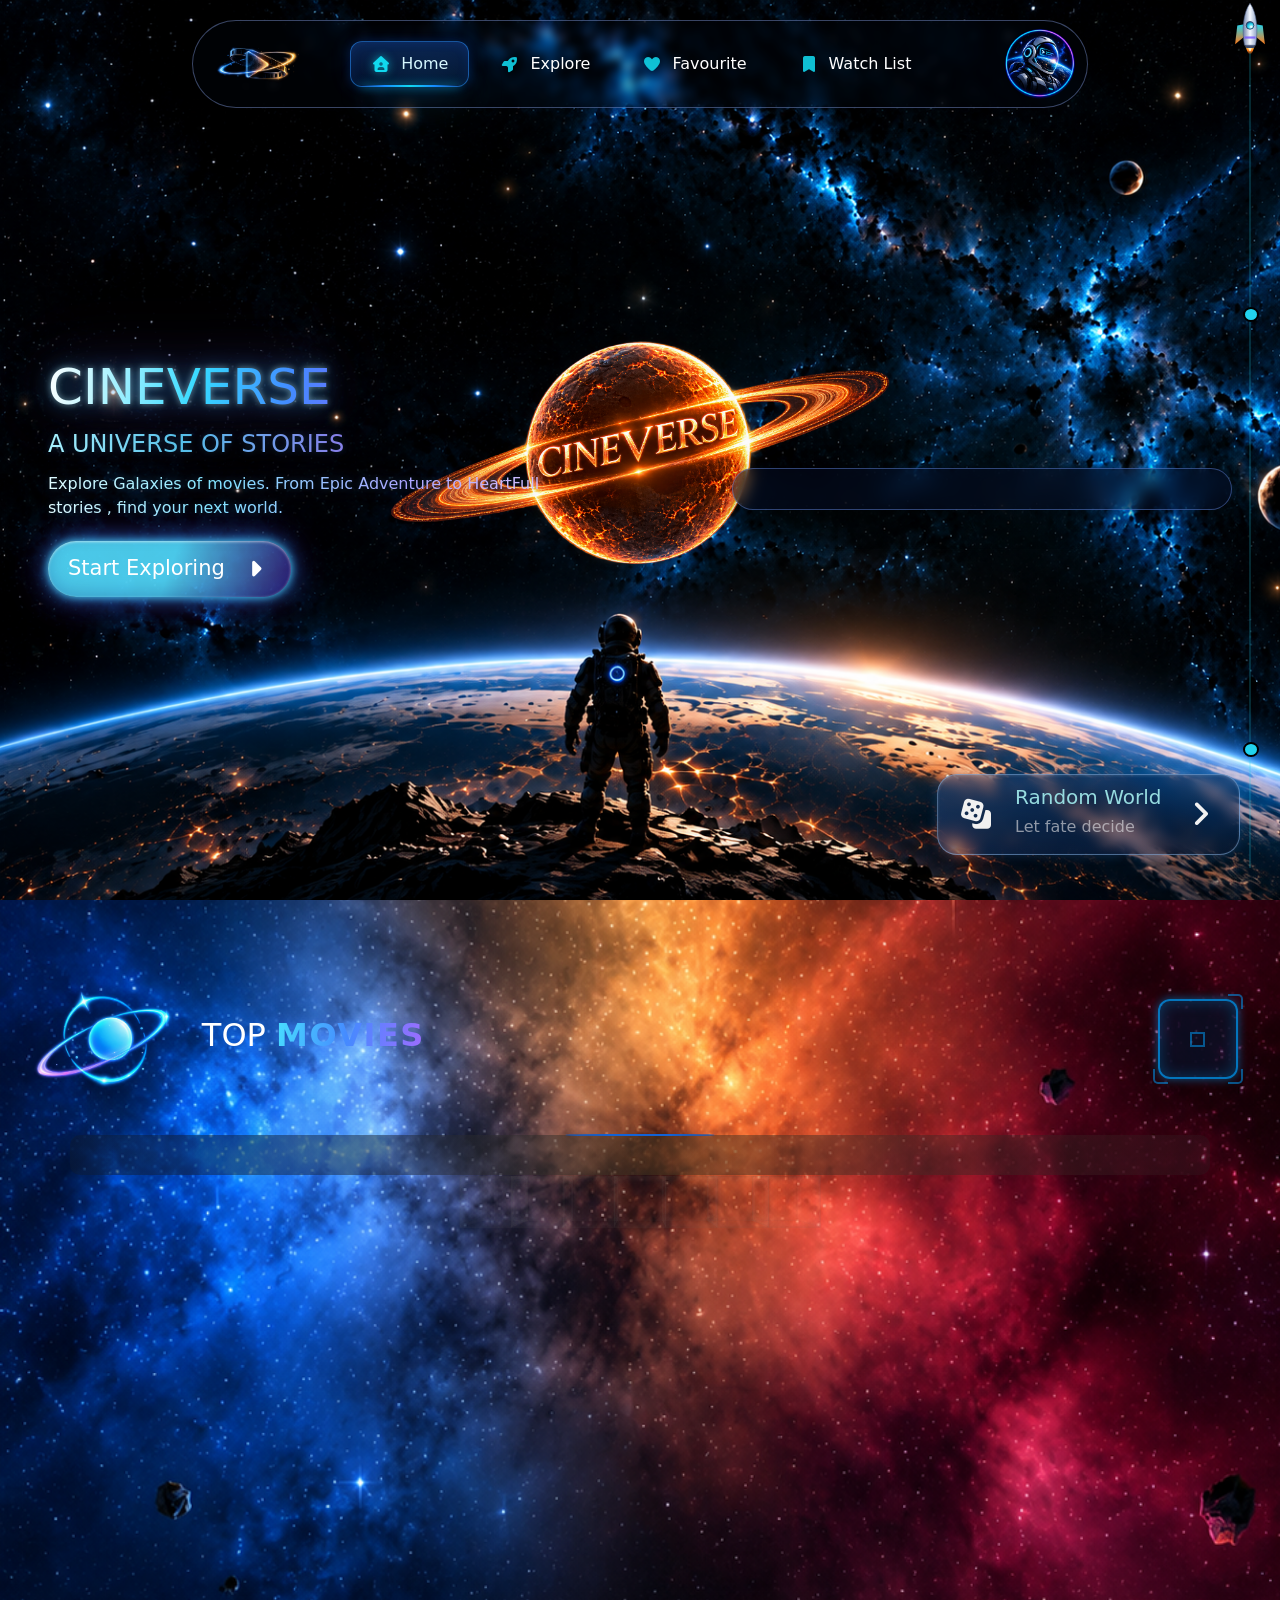
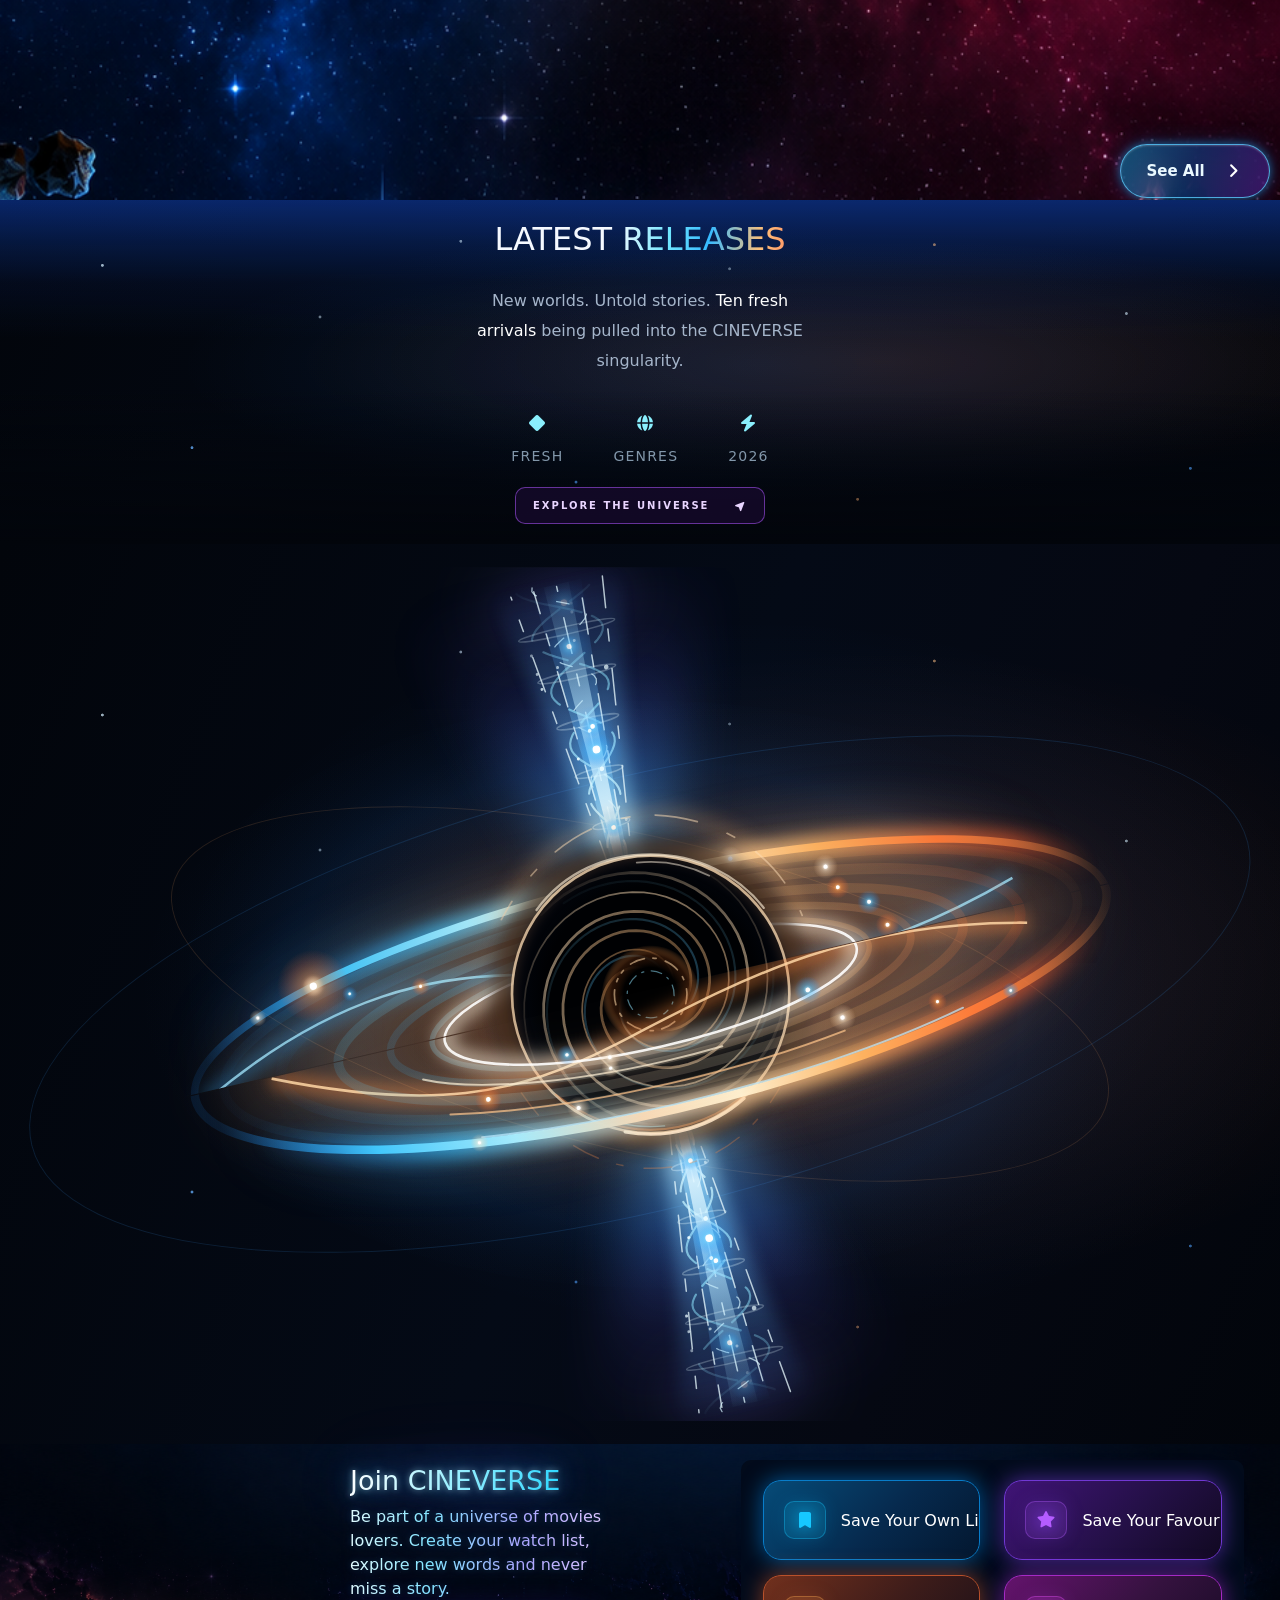
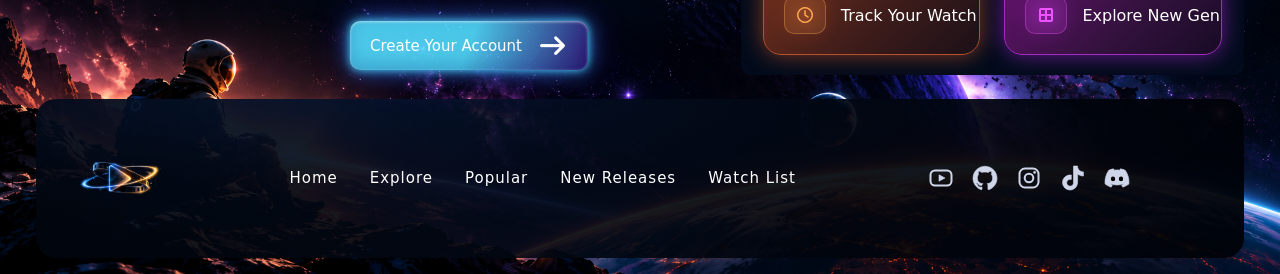
<file: pages/home.html>
<!doctype html>
<html lang="en">
  <head>
    <title>CINEVERSE | Movies Universe</title>
    <meta name="author" content="Amr Fathi Mohammed" />
    <meta name="viewport" content="width=device-width, initial-scale=1.0" />
    <meta
      name="description"
      content="Enter CINEVERSE, your ultimate movie discovery universe. Explore trending movies, top-rated films, popular genres, movie details, ratings, and trailers." />
    <meta
      name="keywords"
      content="CineVerse, movies, films, movie discovery, trending movies, top-rated movies, popular movies, movie trailers, movie ratings, film genres, cinema" />
    <meta name="application-name" content="CINEVERSE" />
    <meta name="theme-color" content="#080B18" />
    <meta name="color-scheme" content="dark" />
    <meta name="referrer" content="strict-origin-when-cross-origin" />

    <meta name="robots" content="index, follow, max-image-preview:large" />
    <meta name="googlebot" content="index, follow, max-image-preview:large" />

    <link rel="canonical" href="https://amro-fathi.github.io/CINEVERSE/" />

    <meta property="og:type" content="website" />
    <meta property="og:site_name" content="CINEVERSE" />
    <meta property="og:title" content="CINEVERSE | Discover Your Next Favorite Movie" />
    <meta
      property="og:description"
      content="Explore the universe of cinema with CINEVERSE. Discover trending movies, top-rated films, genres, ratings, and trailers." />
    <meta property="og:url" content="https://amro-fathi.github.io/CINEVERSE/" />
    <meta property="og:image" content="https://amro-fathi.github.io/CINEVERSE/images/preview.png" />
    <meta property="og:image:alt" content="CINEVERSE — Your Movie Discovery Universe" />
    <meta property="og:image:width" content="1200" />
    <meta property="og:image:height" content="630" />
    <meta property="og:locale" content="en_US" />

    <link rel="stylesheet" href="../css/all.min.css" />
    <link rel="stylesheet" href="../css/bootstrap.css" />
    <link rel="stylesheet" href="../css/font.css" />
    <link rel="stylesheet" href="../css/index.css" />
    <link rel="icon" type="image/x-icon" href="../images/Icon.png" />
  </head>
  <body>
    <div class="ss idle">
      <div class="ss-rail">
        <div class="ss-fill"></div>
      </div>

      <div class="ss-ship">
        <svg viewBox="0 -6 64 116" aria-hidden="true">
          <defs>
            <linearGradient id="ss-hull" x1="0" y1="0" x2="1" y2="0">
              <stop offset="0" stop-color="#8fa3c7" />
              <stop offset=".5" stop-color="#f4f8ff" />
              <stop offset="1" stop-color="#6d7fa6" />
            </linearGradient>
            <linearGradient id="ss-fin" x1="0" y1="0" x2="0" y2="1">
              <stop offset="0" stop-color="#ff7a18" />
              <stop offset="1" stop-color="#22d3ee" />
            </linearGradient>
            <radialGradient id="ss-glass" cx=".35" cy=".3" r=".8">
              <stop offset="0" stop-color="#e0fbff" />
              <stop offset=".5" stop-color="#22d3ee" />
              <stop offset="1" stop-color="#0b3a73" />
            </radialGradient>
            <linearGradient id="ss-flame" x1="0" y1="1" x2="0" y2="0">
              <stop offset="0" stop-color="#ffd54a" />
              <stop offset=".5" stop-color="#ff7a18" />
              <stop offset="1" stop-color="#ff7a18" stop-opacity="0" />
            </linearGradient>
          </defs>

          <path fill="url(#ss-flame)" d="M24 26 Q32 -4 40 26 Z" />
          <path fill="#fff6c8" opacity=".9" d="M28 26 Q32 8 36 26 Z" />

          <!-- Wings -->
          <path fill="url(#ss-fin)" d="M22 44 L5 30 L9 64 L22 66 Z" />
          <path fill="url(#ss-fin)" d="M42 44 L59 30 L55 64 L42 66 Z" />

          <rect x="24" y="23" width="16" height="7" rx="2" fill="#3b4a6b" />
          <path fill="url(#ss-hull)" stroke="#4a5b82" d="M32 104 C19 86 17 54 22 28 L42 28 C47 54 45 86 32 104 Z" />
          <rect x="22" y="40" width="20" height="4" fill="#7c5cff" opacity=".85" />

          <circle cx="32" cy="64" r="7" fill="url(#ss-glass)" stroke="#2a3a5e" stroke-width="1.5" />
          <circle cx="29.5" cy="61.5" r="2" fill="#fff" opacity=".7" />
        </svg>
      </div>

      <button class="ss-mark" data-label="Top Rated"></button>
      <button class="ss-mark" data-label="Latest"></button>
    </div>

    <nav class="main-nav movie-page">
      <div class="container-fluid">
        <div class="row justify-content-between">
          <div class="col-2 logo">
            <img onclick="goToHome()" src="../images/Logo.png" alt="Logo" class="img-fluid cursor-pointer" />
          </div>
          <div class="col-9 d-flex justify-content-center align-items-center">
            <div class="links list-unstyled">
              <div class="link">
                <a class="nav-link active" href="../index.html?where=home"><i class="fa-solid fa-house-user"></i> Home</a>
              </div>
              <div class="link">
                <a class="nav-link" href="../index.html?where=explore"><i class="fa-solid fa-rocket"></i> Explore</a>
              </div>
              <div class="link">
                <a class="nav-link" href="#"><i class="fa-solid fa-heart"></i> Favourite</a>
              </div>
              <div class="link">
                <a class="nav-link" href="#"><i class="fa-solid fa-bookmark"></i> Watch List</a>
              </div>
            </div>
          </div>
          <div class="col-1 account-icon" onclick="stopPropagation(event)">
            <div class="img" onclick="OpenAccountPopup()"></div>
            <i class="fa-solid fa-chevron-left account-arrow" onclick="OpenAccountPopup()"></i>
          </div>
        </div>

        <div class="account-detailes" onclick="stopPropagation(event)">
          <div class="group">
            <div onclick="goToPage('login')" class="account-details-item">My profile</div>
            <div class="account-details-item">Watch History</div>
            <div class="account-details-item">Settings</div>
          </div>
          <div class="group">
            <div class="account-details-item logout">Log Out</div>
          </div>
        </div>
      </div>
    </nav>
    <div class="topbar">
      <a href="../index.html?where=home" class="topbar-logo">
        <img onclick="goToHome()" src="../images/Logo.png" class="img-fluid cursor-pointer" alt="CINEVERSE" />
      </a>
      <div class="topbar-brand">
        <span>YOUR CINEMATIC UNIVERSE</span>
        <p>EXPLORE • DISCOVER • BELONG</p>
      </div>
      <div class="navbar-button" onclick="stopPropagation(event)">
        <div class="account-icon" onclick="OpenAccountPopupRight()">
          <div class="img"></div>
        </div>
      </div>
    </div>
    <div class="account-detailes-popup" onclick="stopPropagation(event)">
      <div class="content">
        <i class="fa-solid fa-xmark close" onclick="OpenAccountPopupRight()"></i>
        <div class="logo">
          <img onclick="goToHome()" src="../images/Logo.png" alt="Logo" class="img-fluid cursor-pointer" />
        </div>
        <div class="links">
          <div class="account-details-item">
            <a class="nav-link active" href="../index.html?where=home"><i class="fa-solid fa-house-user"></i> Home</a>
          </div>

          <div class="account-details-item">
            <a class="nav-link" href="../index.html?where=explore"><i class="fa-solid fa-rocket"></i> Explore</a>
          </div>
          <div class="account-details-item">
            <a class="nav-link" href="#"><i class="fa-solid fa-heart"></i> Favourite</a>
          </div>
          <div class="account-details-item">
            <a class="nav-link" href="#"><i class="fa-solid fa-bookmark"></i> Watch List</a>
          </div>
        </div>
        <div class="account-icon">
          <div class="img"></div>
          <p class="muted">
            <a href="#" data-bs-toggle="tooltip" data-bs-title="Log Out"><i class="fa-solid fa-right-from-bracket"></i></a>
          </p>
          <div class="settings">
            <h4>CINEVERSE</h4>
            <p onclick="goToPage('login')" class="mb-0 profile">View Profile</p>
          </div>
        </div>
      </div>
    </div>

    <header id="Home">
      <div class="img">
        <img src="../images/mainHeader.png" alt="Cineverse" class="img-fluid" />
      </div>
      <div class="container-fluid h-100 px-5">
        <div class="content h-100">
          <div class="top mb-4">
            <h1>CINEVERSE</h1>
            <h4>A UNIVERSE OF STORIES</h4>
            <p>Explore Galaxies of movies. From Epic Adventure to HeartFull stories , find your next world.</p>
            <a class="home-link" href="#Top_Rated">Start Exploring<i class="fa-solid fa-caret-right"></i></a>
          </div>
          <div class="card js-header-destination"></div>
        </div>
      </div>
      <div class="random" onclick="goToRandomMovie()">
        <i class="fa-solid fa-dice dice"></i>
        <span>
          <h4>Random World</h4>
          <h6>Let fate decide</h6>
        </span>
        <i class="fa-solid fa-angle-right right"></i>
      </div>
    </header>
    <div class="destination">
      <div class="card js-mobile-destination"></div>
    </div>

    <section id="Top_Rated" class="py-5 position-relative">
      <div class="container-fluid py-3">
        <div class="head">
          <div class="row">
            <div class="col-7 left">
              <div class="img" onclick="showTop()">
                <img src="../images/TopRatedIcon.png" class="img-fluid" alt="Top" />
              </div>
              <div class="title">
                <h2>TOP <span>MOVIES</span></h2>
                <p class="mb-0">The most loved movies in Cineverse right now</p>
              </div>
            </div>
            <div class="col-5 right position-relative">
              <div class="checkbox-container">
                <input class="holo-checkbox-input" id="holo-check" type="checkbox" />
                <label class="holo-checkbox" for="holo-check">
                  <div class="holo-box">
                    <div class="holo-inner"></div>
                    <div class="scan-effect"></div>
                    <div class="holo-particles">
                      <div class="holo-particle"></div>
                      <div class="holo-particle"></div>
                      <div class="holo-particle"></div>
                      <div class="holo-particle"></div>
                      <div class="holo-particle"></div>
                      <div class="holo-particle"></div>
                    </div>

                    <div class="activation-rings">
                      <div class="activation-ring"></div>
                      <div class="activation-ring"></div>
                      <div class="activation-ring"></div>
                    </div>

                    <div class="cube-transform">
                      <div class="cube-face"></div>
                      <div class="cube-face"></div>
                      <div class="cube-face"></div>
                      <div class="cube-face"></div>
                      <div class="cube-face"></div>
                      <div class="cube-face"></div>
                    </div>
                  </div>

                  <div class="corner-accent"></div>
                  <div class="corner-accent"></div>
                  <div class="corner-accent"></div>
                  <div class="corner-accent"></div>
                </label>
              </div>
            </div>
          </div>
        </div>

        <div class="body">
          <div class="container m-auto position-relative">
            <div class="row" id="Top_Rated_Container"></div>
            <div class="loadingPage active">
              <div class="wrapper-grid">
                <div class="cube">
                  <div class="face face-front">L</div>
                  <div class="face face-back"></div>
                  <div class="face face-right"></div>
                  <div class="face face-left"></div>
                  <div class="face face-top"></div>
                  <div class="face face-bottom"></div>
                </div>

                <div class="cube">
                  <div class="face face-front">O</div>
                  <div class="face face-back"></div>
                  <div class="face face-right"></div>
                  <div class="face face-left"></div>
                  <div class="face face-top"></div>
                  <div class="face face-bottom"></div>
                </div>

                <div class="cube">
                  <div class="face face-front">A</div>
                  <div class="face face-back"></div>
                  <div class="face face-right"></div>
                  <div class="face face-left"></div>
                  <div class="face face-top"></div>
                  <div class="face face-bottom"></div>
                </div>

                <div class="cube">
                  <div class="face face-front">D</div>
                  <div class="face face-back"></div>
                  <div class="face face-right"></div>
                  <div class="face face-left"></div>
                  <div class="face face-top"></div>
                  <div class="face face-bottom"></div>
                </div>

                <div class="cube">
                  <div class="face face-front">I</div>
                  <div class="face face-back"></div>
                  <div class="face face-right"></div>
                  <div class="face face-left"></div>
                  <div class="face face-top"></div>
                  <div class="face face-bottom"></div>
                </div>

                <div class="cube">
                  <div class="face face-front">N</div>
                  <div class="face face-back"></div>
                  <div class="face face-right"></div>
                  <div class="face face-left"></div>
                  <div class="face face-top"></div>
                  <div class="face face-bottom"></div>
                </div>

                <div class="cube">
                  <div class="face face-front">G</div>
                  <div class="face face-back"></div>
                  <div class="face face-right"></div>
                  <div class="face face-left"></div>
                  <div class="face face-top"></div>
                  <div class="face face-bottom"></div>
                </div>
              </div>

              <div class="loader">
                <span></span>

                <div id="dot-1" class="dot"></div>
                <div id="dot-2" class="dot"></div>
                <div id="dot-3" class="dot"></div>
                <div id="dot-4" class="dot"></div>
                <div id="dot-5" class="dot"></div>
              </div>
            </div>
          </div>
        </div>
        <a class="go-to-top" href="explore.html"> See All<i class="fa-solid fa-angle-right"></i> </a>
      </div>
    </section>
    <div class="latest-continue">
      <div class="content">
        <h2>LATEST <span>RELEASES</span></h2>
        <p class="latest-text">New worlds. Untold stories. <span>Ten fresh arrivals</span> being pulled into the CINEVERSE singularity.</p>
        <div class="info">
          <div class="item">
            <i class="fa-solid fa-diamond"></i>
            FRESH
          </div>
          <div class="item">
            <i class="fa-solid fa-globe"></i>
            GENRES
          </div>
          <div class="item">
            <i class="fa-solid fa-bolt"></i>
            2026
          </div>
        </div>
        <a href="#Top_Rated">
          <span>EXPLORE THE UNIVERSE</span>
          <i class="fa-solid fa-location-arrow"></i>
        </a>
      </div>
    </div>
    <section id="Latest">
      <div class="container-fluid px-5">
        <div class="row flex-column flex-md-row">
          <div class="col-12 col-xl-6 left">
            <div class="content">
              <h2>LATEST <span>RELEASES</span></h2>
              <p class="latest-text">New worlds. Untold stories. <span>Ten fresh arrivals</span> being pulled into the CINEVERSE singularity.</p>
              <div class="info">
                <div class="item">
                  <i class="fa-solid fa-diamond"></i>
                  FRESH <br />
                  ARRIVALS
                </div>
                <div class="item">
                  <i class="fa-solid fa-globe"></i>
                  DIVERSE <br />
                  GENRES
                </div>
                <div class="item">
                  <i class="fa-solid fa-bolt"></i>
                  2026 <br />
                  SEASON
                </div>
              </div>
              <a href="explore.html">
                <span>EXPLORE THE UNIVERSE</span>
                <i class="fa-solid fa-location-arrow"></i>
              </a>
            </div>
          </div>
          <div class="col-12 col-xl-6 right">
            <span class="ring ring-big"></span>
            <span class="ring ring-small"></span>
            <img class="black-hole" src="../images/blackhole-animated-v2.svg" alt="BlackHole" draggable="false" />
            <div class="cards" id="Movie_Cards"></div>
          </div>
        </div>
      </div>
    </section>

    <footer class="py-3">
      <div class="container-fluid px-5">
        <div class="row mb-4">
          <div class="col-3 d-none d-xl-block"></div>
          <div class="col-12 col-lg-5 col-xl-4 left">
            <h4>Join CINEVERSE</h4>
            <p>Be part of a universe of movies lovers. Create your watch list, explore new words and never miss a story.</p>
            <a class="home-link" href="">Create Your Account <i class="fa-solid fa-arrow-right"></i></a>
          </div>
          <div class="col-12 col-lg-7 col-xl-5 right row">
            <div class="col-12 col-sm-6 icon">
              <div class="item"><i class="fa-solid fa-bookmark"></i> Save Your Own List</div>
            </div>
            <div class="col-12 col-sm-6 icon">
              <div class="item"><i class="fa-solid fa-star"></i> Save Your Favourites</div>
            </div>
            <div class="col-12 col-sm-6 icon">
              <div class="item"><i class="fa-regular fa-clock"></i> Track Your Watch List</div>
            </div>
            <div class="col-12 col-sm-6 icon">
              <div class="item"><i class="fa-solid fa-border-all"></i> Explore New Genres</div>
            </div>
          </div>
        </div>
        <div class="bottom-bar row">
          <div class="col-lg-1 col-12 d-flex justify-content-center align-items-center">
            <div class="logo">
              <img onclick="goToHome()" src="../images/Logo.png" alt="Logo" class="img-fluid cursor-pointer" />
            </div>
          </div>
          <div class="col-lg-8 col-12">
            <div class="links">
              <div class="link"><a href="../index.html?where=home">Home</a></div>
              <div class="link"><a href="../index.html?where=explore">Explore</a></div>
              <div class="link"><a href="#Top_Rated">Popular</a></div>
              <div class="link"><a href="#Latest">New Releases</a></div>
              <div class="link"><a href="">Watch List</a></div>
            </div>
          </div>
          <div class="col-lg-2 col-12 d-flex justify-content-center align-items-center">
            <div class="icons">
              <!-- YouTube -->
              <a class="social yt" target="_blank" href="https://www.youtube.com" aria-label="YouTube" data-label="YouTube">
                <svg viewBox="0 0 24 24" aria-hidden="true">
                  <defs>
                    <clipPath id="ytClip"><rect x="1.5" y="4.5" width="21" height="15" rx="4.5" /></clipPath>
                    <linearGradient id="ytShine">
                      <stop offset="0" stop-color="#fff" stop-opacity="0" />
                      <stop offset=".5" stop-color="#fff" stop-opacity=".55" />
                      <stop offset="1" stop-color="#fff" stop-opacity="0" />
                    </linearGradient>
                  </defs>
                  <rect class="ic-s box" pathLength="1" x="1.5" y="4.5" width="21" height="15" rx="4.5" />
                  <g clip-path="url(#ytClip)">
                    <g transform="skewX(-20)"><rect class="shine" x="-12" y="3" width="6" height="18" fill="url(#ytShine)" /></g>
                  </g>
                  <g class="tri-g"><polygon class="ic tri" pathLength="1" points="10,8.8 16,12 10,15.2" /></g>
                </svg>
              </a>

              <!-- GitHub -->
              <a class="social gh" target="_blank" href="https://github.com/Amro-Fathi" aria-label="GitHub" data-label="GitHub">
                <svg viewBox="0 0 24 24" aria-hidden="true">
                  <defs>
                    <linearGradient id="ghGrad" gradientUnits="userSpaceOnUse" x1="0" y1="0" x2="24" y2="24" spreadMethod="repeat">
                      <stop offset="0" stop-color="#b388ff" />
                      <stop offset=".5" stop-color="#6ee7ff" />
                      <stop offset="1" stop-color="#b388ff" />
                      <animateTransform
                        attributeName="gradientTransform"
                        type="translate"
                        from="0 0"
                        to="24 24"
                        dur="1.6s"
                        repeatCount="indefinite" />
                    </linearGradient>
                  </defs>
                  <g class="wob">
                    <path
                      class="ic cat"
                      pathLength="1"
                      d="M12 .297c-6.63 0-12 5.373-12 12 0 5.303 3.438 9.8 8.205 11.385.6.113.82-.258.82-.577 0-.285-.01-1.04-.015-2.04-3.338.724-4.042-1.61-4.042-1.61C4.422 18.07 3.633 17.7 3.633 17.7c-1.087-.744.084-.729.084-.729 1.205.084 1.838 1.236 1.838 1.236 1.07 1.835 2.809 1.305 3.495.998.108-.776.417-1.305.76-1.605-2.665-.3-5.466-1.332-5.466-5.93 0-1.31.465-2.38 1.235-3.22-.135-.303-.54-1.523.105-3.176 0 0 1.005-.322 3.3 1.23.96-.267 1.98-.399 3-.405 1.02.006 2.04.138 3 .405 2.28-1.552 3.285-1.23 3.285-1.23.645 1.653.24 2.873.12 3.176.765.84 1.23 1.91 1.23 3.22 0 4.61-2.805 5.625-5.475 5.92.42.36.81 1.096.81 2.22 0 1.606-.015 2.896-.015 3.286 0 .315.21.69.825.57C20.565 22.092 24 17.592 24 12.297c0-6.627-5.373-12-12-12" />
                  </g>
                </svg>
              </a>

              <!-- Instagram -->
              <a class="social ig" href="#TOP" aria-label="Instagram" data-label="Instagram">
                <svg viewBox="0 0 24 24" aria-hidden="true">
                  <defs>
                    <linearGradient id="igGrad" gradientUnits="userSpaceOnUse" x1="2" y1="22" x2="22" y2="2">
                      <stop offset="0" stop-color="#fd9a2d" />
                      <stop offset=".45" stop-color="#f1337b" />
                      <stop offset="1" stop-color="#8a3ab9" />
                      <animateTransform
                        attributeName="gradientTransform"
                        type="rotate"
                        from="0 12 12"
                        to="360 12 12"
                        dur="4s"
                        repeatCount="indefinite" />
                    </linearGradient>
                  </defs>
                  <rect class="ic-s frame" pathLength="1" x="2.5" y="2.5" width="19" height="19" rx="5.5" />
                  <g class="lens-g"><circle class="ic-s lens" pathLength="1" cx="12" cy="12" r="4.3" /></g>
                  <circle class="flash-ring" cx="17.6" cy="6.4" r="1.1" />
                  <g class="dot-g"><circle class="ic dot" pathLength="1" cx="17.6" cy="6.4" r="1.1" /></g>
                </svg>
              </a>

              <!-- TikTok -->
              <a class="social tk" href="#TOP" aria-label="TikTok" data-label="TikTok">
                <svg viewBox="0 0 24 24" aria-hidden="true">
                  <defs>
                    <path
                      id="tkPath"
                      pathLength="1"
                      d="M12.525.02c1.31-.02 2.61-.01 3.91-.02.08 1.53.63 3.09 1.75 4.17 1.12 1.11 2.7 1.62 4.24 1.79v4.03c-1.44-.05-2.89-.35-4.2-.97-.57-.26-1.1-.59-1.62-.93-.01 2.92.01 5.84-.02 8.75-.08 1.4-.54 2.79-1.35 3.94-1.31 1.92-3.58 3.17-5.91 3.21-1.43.08-2.86-.31-4.08-1.03-2.02-1.19-3.44-3.37-3.65-5.71-.02-.5-.03-1-.01-1.49.18-1.9 1.12-3.72 2.58-4.96 1.66-1.44 3.98-2.13 6.15-1.72.02 1.48-.04 2.96-.04 4.44-.99-.32-2.15-.23-3.02.37-.63.41-1.11 1.04-1.36 1.75-.21.51-.15 1.07-.14 1.61.24 1.64 1.82 3.02 3.5 2.87 1.12-.01 2.19-.66 2.77-1.61.19-.33.4-.67.41-1.06.1-1.79.06-3.57.07-5.36.01-4.03-.01-8.05.02-12.07z" />
                  </defs>
                  <g class="beat-g">
                    <use href="#tkPath" class="ghost g1" />
                    <use href="#tkPath" class="ghost g2" />
                    <use href="#tkPath" class="ic main" />
                  </g>
                  <circle class="spark sp1" cx="21.5" cy="7" r=".8" />
                  <circle class="spark sp2" cx="2.5" cy="15" r=".8" />
                </svg>
              </a>

              <!-- Discord -->
              <a class="social dc" target="_blank" href="https://discord.com/" aria-label="Discord" data-label="Discord">
                <svg viewBox="0 0 24 24" aria-hidden="true">
                  <g class="bob-g">
                    <path
                      class="ic"
                      pathLength="1"
                      d="M20.317 4.3698a19.7913 19.7913 0 00-4.8851-1.5152.0741.0741 0 00-.0785.0371c-.211.3753-.4447.8648-.6083 1.2495-1.8447-.2762-3.68-.2762-5.4868 0-.1636-.3933-.4058-.8742-.6177-1.2495a.077.077 0 00-.0785-.037 19.7363 19.7363 0 00-4.8852 1.515.0699.0699 0 00-.0321.0277C.5334 9.0458-.319 13.5799.0992 18.0578a.0824.0824 0 00.0312.0561c2.0528 1.5076 4.0413 2.4228 5.9929 3.0294a.0777.0777 0 00.0842-.0276c.4616-.6304.8731-1.2952 1.226-1.9942a.076.076 0 00-.0416-.1057c-.6528-.2476-1.2743-.5495-1.8722-.8923a.077.077 0 01-.0076-.1277c.1258-.0943.2517-.1923.3718-.2914a.0743.0743 0 01.0776-.0105c3.9278 1.7933 8.18 1.7933 12.0614 0a.0739.0739 0 01.0785.0095c.1202.099.246.1981.3728.2924a.077.077 0 01-.0066.1276 12.2986 12.2986 0 01-1.873.8914.0766.0766 0 00-.0407.1067c.3604.698.7719 1.3628 1.225 1.9932a.076.076 0 00.0842.0286c1.961-.6067 3.9495-1.5219 6.0023-3.0294a.077.077 0 00.0313-.0552c.5004-5.177-.8382-9.6739-3.5485-13.6604a.061.061 0 00-.0312-.0286z" />
                    <g class="eyes">
                      <ellipse class="eye" cx="8.02" cy="12.9" rx="2.16" ry="2.42" />
                      <ellipse class="eye" cx="15.99" cy="12.9" rx="2.16" ry="2.42" />
                    </g>
                  </g>
                </svg>
              </a>
            </div>
          </div>
        </div>
      </div>
    </footer>

    <!-- <script src="js/plugins/jquery.js"></script> -->
    <script src="../js/bootstrap.js"></script>
    <script src="../js/components/navbar.js"></script>
    <script src="../js/components/spaceship.js"></script>
    <script src="../js/api/fetch.js"></script>
    <script src="../js/pages/home.js"></script>
  </body>
</html>
</file>
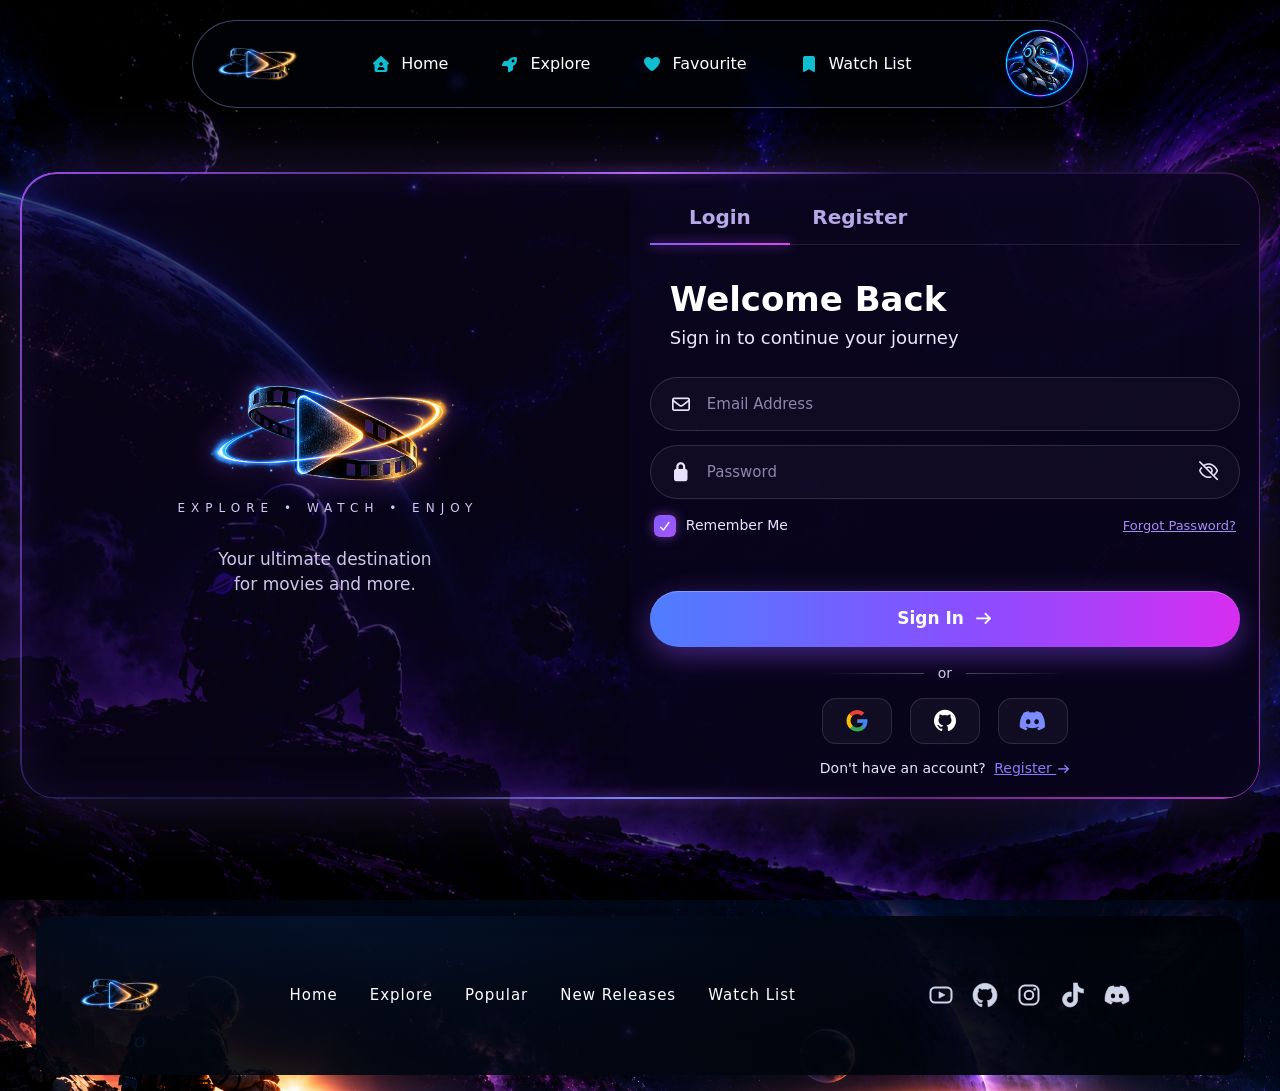
<file: pages/login.html>
<!doctype html>
<html lang="en">
  <head>
    <title>CINEVERSE | Login</title>
    <meta name="author" content="Amr Fathi Mohammed" />
    <meta name="viewport" content="width=device-width, initial-scale=1.0" />
    <meta
      name="description"
      content="Enter CINEVERSE, your ultimate movie discovery universe. Explore trending movies, top-rated films, popular genres, movie details, ratings, and trailers." />
    <meta
      name="keywords"
      content="CineVerse, movies, films, movie discovery, trending movies, top-rated movies, popular movies, movie trailers, movie ratings, film genres, cinema" />
    <meta name="application-name" content="CINEVERSE" />
    <meta name="theme-color" content="#080B18" />
    <meta name="color-scheme" content="dark" />
    <meta name="referrer" content="strict-origin-when-cross-origin" />

    <meta name="robots" content="index, follow, max-image-preview:large" />
    <meta name="googlebot" content="index, follow, max-image-preview:large" />

    <link rel="canonical" href="https://amro-fathi.github.io/CINEVERSE/" />

    <meta property="og:type" content="website" />
    <meta property="og:site_name" content="CINEVERSE" />
    <meta property="og:title" content="CINEVERSE | Discover Your Next Favorite Movie" />
    <meta
      property="og:description"
      content="Explore the universe of cinema with CINEVERSE. Discover trending movies, top-rated films, genres, ratings, and trailers." />
    <meta property="og:url" content="https://amro-fathi.github.io/CINEVERSE/" />
    <meta property="og:image" content="https://amro-fathi.github.io/CINEVERSE/images/preview.png" />
    <meta property="og:image:alt" content="CINEVERSE — Your Movie Discovery Universe" />
    <meta property="og:image:width" content="1200" />
    <meta property="og:image:height" content="630" />
    <meta property="og:locale" content="en_US" />

    <link rel="stylesheet" href="../css/all.min.css" />
    <link rel="stylesheet" href="../css/bootstrap.css" />
    <link rel="stylesheet" href="../css/font.css" />
    <link rel="stylesheet" href="../css/plugins/animate.css" />
    <link rel="stylesheet" href="../css/plugins/swiper.css" />
    <link rel="stylesheet" href="../css/index.css" />
    <link rel="icon" type="image/x-icon" href="../images/Icon.png" />
  </head>
  <body>
    <nav class="main-nav movie-page">
      <div class="container-fluid">
        <div class="row justify-content-between">
          <div class="col-2 logo">
            <img onclick="goToHome()" src="../images/Logo.png" alt="Logo" class="img-fluid cursor-pointer" />
          </div>
          <div class="col-9 d-flex justify-content-center align-items-center">
            <div class="links list-unstyled">
              <div class="link">
                <a class="nav-link" href="../index.html?where=home"><i class="fa-solid fa-house-user"></i> Home</a>
              </div>
              <div class="link">
                <a class="nav-link" href="../index.html?where=explore"><i class="fa-solid fa-rocket"></i> Explore</a>
              </div>
              <div class="link">
                <a class="nav-link" href="#"><i class="fa-solid fa-heart"></i> Favourite</a>
              </div>
              <div class="link">
                <a class="nav-link" href="#"><i class="fa-solid fa-bookmark"></i> Watch List</a>
              </div>
            </div>
          </div>
          <div class="col-1 account-icon" onclick="stopPropagation(event)">
            <div class="img" onclick="OpenAccountPopup()"></div>
            <i class="fa-solid fa-chevron-left account-arrow" onclick="OpenAccountPopup()"></i>
          </div>
        </div>

        <div class="account-detailes" onclick="stopPropagation(event)">
          <div class="group">
            <div onclick="goToPage('login')" class="account-details-item">My profile</div>
            <div class="account-details-item">Watch History</div>
            <div class="account-details-item">Settings</div>
          </div>
          <div class="group">
            <div class="account-details-item logout">Log Out</div>
          </div>
        </div>
      </div>
    </nav>
    <div class="topbar">
      <a href="../index.html?where=home" class="topbar-logo">
        <img onclick="goToHome()" src="../images/Logo.png" class="img-fluid cursor-pointer" alt="CINEVERSE" />
      </a>
      <div class="topbar-brand">
        <span>YOUR CINEMATIC UNIVERSE</span>
        <p>EXPLORE • DISCOVER • BELONG</p>
      </div>
      <div class="navbar-button" onclick="stopPropagation(event)">
        <div class="account-icon" onclick="OpenAccountPopupRight()">
          <div class="img"></div>
        </div>
      </div>
    </div>
    <div class="account-detailes-popup" onclick="stopPropagation(event)">
      <div class="content">
        <i class="fa-solid fa-xmark close" onclick="OpenAccountPopupRight()"></i>
        <div class="logo">
          <img onclick="goToHome()" src="../images/Logo.png" alt="Logo" class="img-fluid cursor-pointer" />
        </div>
        <div class="links">
          <div class="account-details-item">
            <a class="nav-link active" href="../index.html?where=home"><i class="fa-solid fa-house-user"></i> Home</a>
          </div>

          <div class="account-details-item">
            <a class="nav-link" href="../index.html?where=explore"><i class="fa-solid fa-rocket"></i> Explore</a>
          </div>
          <div class="account-details-item">
            <a class="nav-link" href="#"><i class="fa-solid fa-heart"></i> Favourite</a>
          </div>
          <div class="account-details-item">
            <a class="nav-link" href="#"><i class="fa-solid fa-bookmark"></i> Watch List</a>
          </div>
        </div>
        <div class="account-icon">
          <div class="img"></div>
          <p class="muted">
            <a href="#" data-bs-toggle="tooltip" data-bs-title="Log Out"><i class="fa-solid fa-right-from-bracket"></i></a>
          </p>
          <div class="settings">
            <h4>CINEVERSE</h4>
            <p onclick="goToPage('login')" class="mb-0 profile">View Profile</p>
          </div>
        </div>
      </div>
    </div>

    <header id="Login">
      <div class="auth" data-mode="login">
        <div class="left">
          <img class="logo" src="../images/Logo.png" alt="CINEVERSE" />
          <span>Explore • Watch • Enjoy</span>
          <p class="about">Your ultimate destination for movies and more.</p>
        </div>

        <div class="right">
          <div class="tabs">
            <button type="button" class="tab login-tab" data-switch="login">Login</button>
            <button type="button" class="tab register-tab" data-switch="register">Register</button>
          </div>

          <div class="view login-view">
            <h2 class="head">Welcome Back</h2>
            <p class="sub">Sign in to continue your journey</p>

            <form class="form" action="#" method="post">
              <label class="field">
                <i class="fa-regular fa-envelope"></i>
                <input type="email" name="email" placeholder="Email Address" autocomplete="email" required />
              </label>
              <label class="field">
                <i class="fa-solid fa-lock"></i>
                <input type="password" name="password" placeholder="Password" autocomplete="current-password" required />
                <button type="button" class="toggle-pass"><i class="fa-regular fa-eye-slash"></i></button>
              </label>
              <div class="options">
                <label class="check">
                  <input type="checkbox" name="remember" checked />
                  <span class="box"><i class="fa-solid fa-check"></i></span>
                  Remember Me
                </label>
                <a href="#" class="forgot">Forgot Password?</a>
              </div>
              <p class="error"></p>
              <button type="submit" class="submit">Sign In <i class="fa-solid fa-arrow-right"></i></button>
            </form>

            <div class="or">or</div>
            <div class="links">
              <button type="button" class="link google"><i class="fa-brands fa-google"></i></button>
              <button type="button" class="link github"><i class="fa-brands fa-github"></i></button>
              <button type="button" class="link discord"><i class="fa-brands fa-discord"></i></button>
            </div>
            <p class="switch">
              Don't have an account? <a href="#register" data-switch="register">Register <i class="fa-solid fa-arrow-right"></i></a>
            </p>
          </div>

          <div class="view register-view">
            <h2 class="head">Join the Universe</h2>
            <p class="sub">Create your account to start exploring</p>

            <form class="form" action="#" method="post">
              <label class="field">
                <i class="fa-regular fa-user"></i>
                <input type="text" name="username" placeholder="Username" autocomplete="username" required />
              </label>
              <label class="field">
                <i class="fa-regular fa-envelope"></i>
                <input type="email" name="email" placeholder="Email Address" autocomplete="email" required />
              </label>

              <label class="field">
                <i class="fa-solid fa-lock"></i>
                <input type="password" name="password" placeholder="Password" autocomplete="new-password" minlength="8" required />
              </label>
              <div class="options">
                <label class="check">
                  <input type="checkbox" name="terms" required />
                  <span class="box"><i class="fa-solid fa-check"></i></span>
                  I agree to the <a href="#">Terms</a> &amp; <a href="#">Privacy</a>
                </label>
              </div>
              <p class="error"></p>
              <button type="submit" class="submit">Create Account <i class="fa-solid fa-arrow-right"></i></button>
            </form>

            <div class="or">or</div>
            <div class="links">
              <button type="button" class="link google"><i class="fa-brands fa-google"></i></button>
              <button type="button" class="link github"><i class="fa-brands fa-github"></i></button>
              <button type="button" class="link discord"><i class="fa-brands fa-discord"></i></button>
            </div>
            <p class="switch">
              Already have an account? <a href="#login" data-switch="login">Login <i class="fa-solid fa-arrow-right"></i></a>
            </p>
          </div>
        </div>
      </div>
    </header>

    <footer class="py-3">
      <div class="container-fluid px-5">
        <div class="bottom-bar row">
          <div class="col-lg-1 col-12 d-flex justify-content-center align-items-center">
            <div class="logo">
              <img onclick="goToHome()" src="../images/Logo.png" alt="Logo" class="img-fluid cursor-pointer" />
            </div>
          </div>
          <div class="col-lg-8 col-12">
            <div class="links">
              <div class="link"><a href="../index.html?where=home">Home</a></div>
              <div class="link"><a href="../index.html?where=explore">Explore</a></div>
              <div class="link"><a href="../index.html?where=home">Popular</a></div>
              <div class="link"><a href="../index.html?where=home">New Releases</a></div>
              <div class="link"><a href="">Watch List</a></div>
            </div>
          </div>
          <div class="col-lg-2 col-12 d-flex justify-content-center align-items-center">
            <div class="icons">
              <!-- YouTube -->
              <a class="social yt" target="_blank" href="https://www.youtube.com" aria-label="YouTube" data-label="YouTube">
                <svg viewBox="0 0 24 24" aria-hidden="true">
                  <defs>
                    <clipPath id="ytClip"><rect x="1.5" y="4.5" width="21" height="15" rx="4.5" /></clipPath>
                    <linearGradient id="ytShine">
                      <stop offset="0" stop-color="#fff" stop-opacity="0" />
                      <stop offset=".5" stop-color="#fff" stop-opacity=".55" />
                      <stop offset="1" stop-color="#fff" stop-opacity="0" />
                    </linearGradient>
                  </defs>
                  <rect class="ic-s box" pathLength="1" x="1.5" y="4.5" width="21" height="15" rx="4.5" />
                  <g clip-path="url(#ytClip)">
                    <g transform="skewX(-20)"><rect class="shine" x="-12" y="3" width="6" height="18" fill="url(#ytShine)" /></g>
                  </g>
                  <g class="tri-g"><polygon class="ic tri" pathLength="1" points="10,8.8 16,12 10,15.2" /></g>
                </svg>
              </a>

              <!-- GitHub -->
              <a class="social gh" target="_blank" href="https://github.com/Amro-Fathi" aria-label="GitHub" data-label="GitHub">
                <svg viewBox="0 0 24 24" aria-hidden="true">
                  <defs>
                    <linearGradient id="ghGrad" gradientUnits="userSpaceOnUse" x1="0" y1="0" x2="24" y2="24" spreadMethod="repeat">
                      <stop offset="0" stop-color="#b388ff" />
                      <stop offset=".5" stop-color="#6ee7ff" />
                      <stop offset="1" stop-color="#b388ff" />
                      <animateTransform
                        attributeName="gradientTransform"
                        type="translate"
                        from="0 0"
                        to="24 24"
                        dur="1.6s"
                        repeatCount="indefinite" />
                    </linearGradient>
                  </defs>
                  <g class="wob">
                    <path
                      class="ic cat"
                      pathLength="1"
                      d="M12 .297c-6.63 0-12 5.373-12 12 0 5.303 3.438 9.8 8.205 11.385.6.113.82-.258.82-.577 0-.285-.01-1.04-.015-2.04-3.338.724-4.042-1.61-4.042-1.61C4.422 18.07 3.633 17.7 3.633 17.7c-1.087-.744.084-.729.084-.729 1.205.084 1.838 1.236 1.838 1.236 1.07 1.835 2.809 1.305 3.495.998.108-.776.417-1.305.76-1.605-2.665-.3-5.466-1.332-5.466-5.93 0-1.31.465-2.38 1.235-3.22-.135-.303-.54-1.523.105-3.176 0 0 1.005-.322 3.3 1.23.96-.267 1.98-.399 3-.405 1.02.006 2.04.138 3 .405 2.28-1.552 3.285-1.23 3.285-1.23.645 1.653.24 2.873.12 3.176.765.84 1.23 1.91 1.23 3.22 0 4.61-2.805 5.625-5.475 5.92.42.36.81 1.096.81 2.22 0 1.606-.015 2.896-.015 3.286 0 .315.21.69.825.57C20.565 22.092 24 17.592 24 12.297c0-6.627-5.373-12-12-12" />
                  </g>
                </svg>
              </a>

              <!-- Instagram -->
              <a class="social ig" href="#TOP" aria-label="Instagram" data-label="Instagram">
                <svg viewBox="0 0 24 24" aria-hidden="true">
                  <defs>
                    <linearGradient id="igGrad" gradientUnits="userSpaceOnUse" x1="2" y1="22" x2="22" y2="2">
                      <stop offset="0" stop-color="#fd9a2d" />
                      <stop offset=".45" stop-color="#f1337b" />
                      <stop offset="1" stop-color="#8a3ab9" />
                      <animateTransform
                        attributeName="gradientTransform"
                        type="rotate"
                        from="0 12 12"
                        to="360 12 12"
                        dur="4s"
                        repeatCount="indefinite" />
                    </linearGradient>
                  </defs>
                  <rect class="ic-s frame" pathLength="1" x="2.5" y="2.5" width="19" height="19" rx="5.5" />
                  <g class="lens-g"><circle class="ic-s lens" pathLength="1" cx="12" cy="12" r="4.3" /></g>
                  <circle class="flash-ring" cx="17.6" cy="6.4" r="1.1" />
                  <g class="dot-g"><circle class="ic dot" pathLength="1" cx="17.6" cy="6.4" r="1.1" /></g>
                </svg>
              </a>

              <!-- TikTok -->
              <a class="social tk" href="#TOP" aria-label="TikTok" data-label="TikTok">
                <svg viewBox="0 0 24 24" aria-hidden="true">
                  <defs>
                    <path
                      id="tkPath"
                      pathLength="1"
                      d="M12.525.02c1.31-.02 2.61-.01 3.91-.02.08 1.53.63 3.09 1.75 4.17 1.12 1.11 2.7 1.62 4.24 1.79v4.03c-1.44-.05-2.89-.35-4.2-.97-.57-.26-1.1-.59-1.62-.93-.01 2.92.01 5.84-.02 8.75-.08 1.4-.54 2.79-1.35 3.94-1.31 1.92-3.58 3.17-5.91 3.21-1.43.08-2.86-.31-4.08-1.03-2.02-1.19-3.44-3.37-3.65-5.71-.02-.5-.03-1-.01-1.49.18-1.9 1.12-3.72 2.58-4.96 1.66-1.44 3.98-2.13 6.15-1.72.02 1.48-.04 2.96-.04 4.44-.99-.32-2.15-.23-3.02.37-.63.41-1.11 1.04-1.36 1.75-.21.51-.15 1.07-.14 1.61.24 1.64 1.82 3.02 3.5 2.87 1.12-.01 2.19-.66 2.77-1.61.19-.33.4-.67.41-1.06.1-1.79.06-3.57.07-5.36.01-4.03-.01-8.05.02-12.07z" />
                  </defs>
                  <g class="beat-g">
                    <use href="#tkPath" class="ghost g1" />
                    <use href="#tkPath" class="ghost g2" />
                    <use href="#tkPath" class="ic main" />
                  </g>
                  <circle class="spark sp1" cx="21.5" cy="7" r=".8" />
                  <circle class="spark sp2" cx="2.5" cy="15" r=".8" />
                </svg>
              </a>

              <!-- Discord -->
              <a class="social dc" target="_blank" href="https://discord.com/" aria-label="Discord" data-label="Discord">
                <svg viewBox="0 0 24 24" aria-hidden="true">
                  <g class="bob-g">
                    <path
                      class="ic"
                      pathLength="1"
                      d="M20.317 4.3698a19.7913 19.7913 0 00-4.8851-1.5152.0741.0741 0 00-.0785.0371c-.211.3753-.4447.8648-.6083 1.2495-1.8447-.2762-3.68-.2762-5.4868 0-.1636-.3933-.4058-.8742-.6177-1.2495a.077.077 0 00-.0785-.037 19.7363 19.7363 0 00-4.8852 1.515.0699.0699 0 00-.0321.0277C.5334 9.0458-.319 13.5799.0992 18.0578a.0824.0824 0 00.0312.0561c2.0528 1.5076 4.0413 2.4228 5.9929 3.0294a.0777.0777 0 00.0842-.0276c.4616-.6304.8731-1.2952 1.226-1.9942a.076.076 0 00-.0416-.1057c-.6528-.2476-1.2743-.5495-1.8722-.8923a.077.077 0 01-.0076-.1277c.1258-.0943.2517-.1923.3718-.2914a.0743.0743 0 01.0776-.0105c3.9278 1.7933 8.18 1.7933 12.0614 0a.0739.0739 0 01.0785.0095c.1202.099.246.1981.3728.2924a.077.077 0 01-.0066.1276 12.2986 12.2986 0 01-1.873.8914.0766.0766 0 00-.0407.1067c.3604.698.7719 1.3628 1.225 1.9932a.076.076 0 00.0842.0286c1.961-.6067 3.9495-1.5219 6.0023-3.0294a.077.077 0 00.0313-.0552c.5004-5.177-.8382-9.6739-3.5485-13.6604a.061.061 0 00-.0312-.0286z" />
                    <g class="eyes">
                      <ellipse class="eye" cx="8.02" cy="12.9" rx="2.16" ry="2.42" />
                      <ellipse class="eye" cx="15.99" cy="12.9" rx="2.16" ry="2.42" />
                    </g>
                  </g>
                </svg>
              </a>
            </div>
          </div>
        </div>
      </div>
    </footer>
    <script src="../js/bootstrap.js"></script>
    <script src="../js/components/navbar.js"></script>
    <script src="../js/api/fetch.js"></script>
    <script src="../js/pages/login.js"></script>
  </body>
</html>
</file>
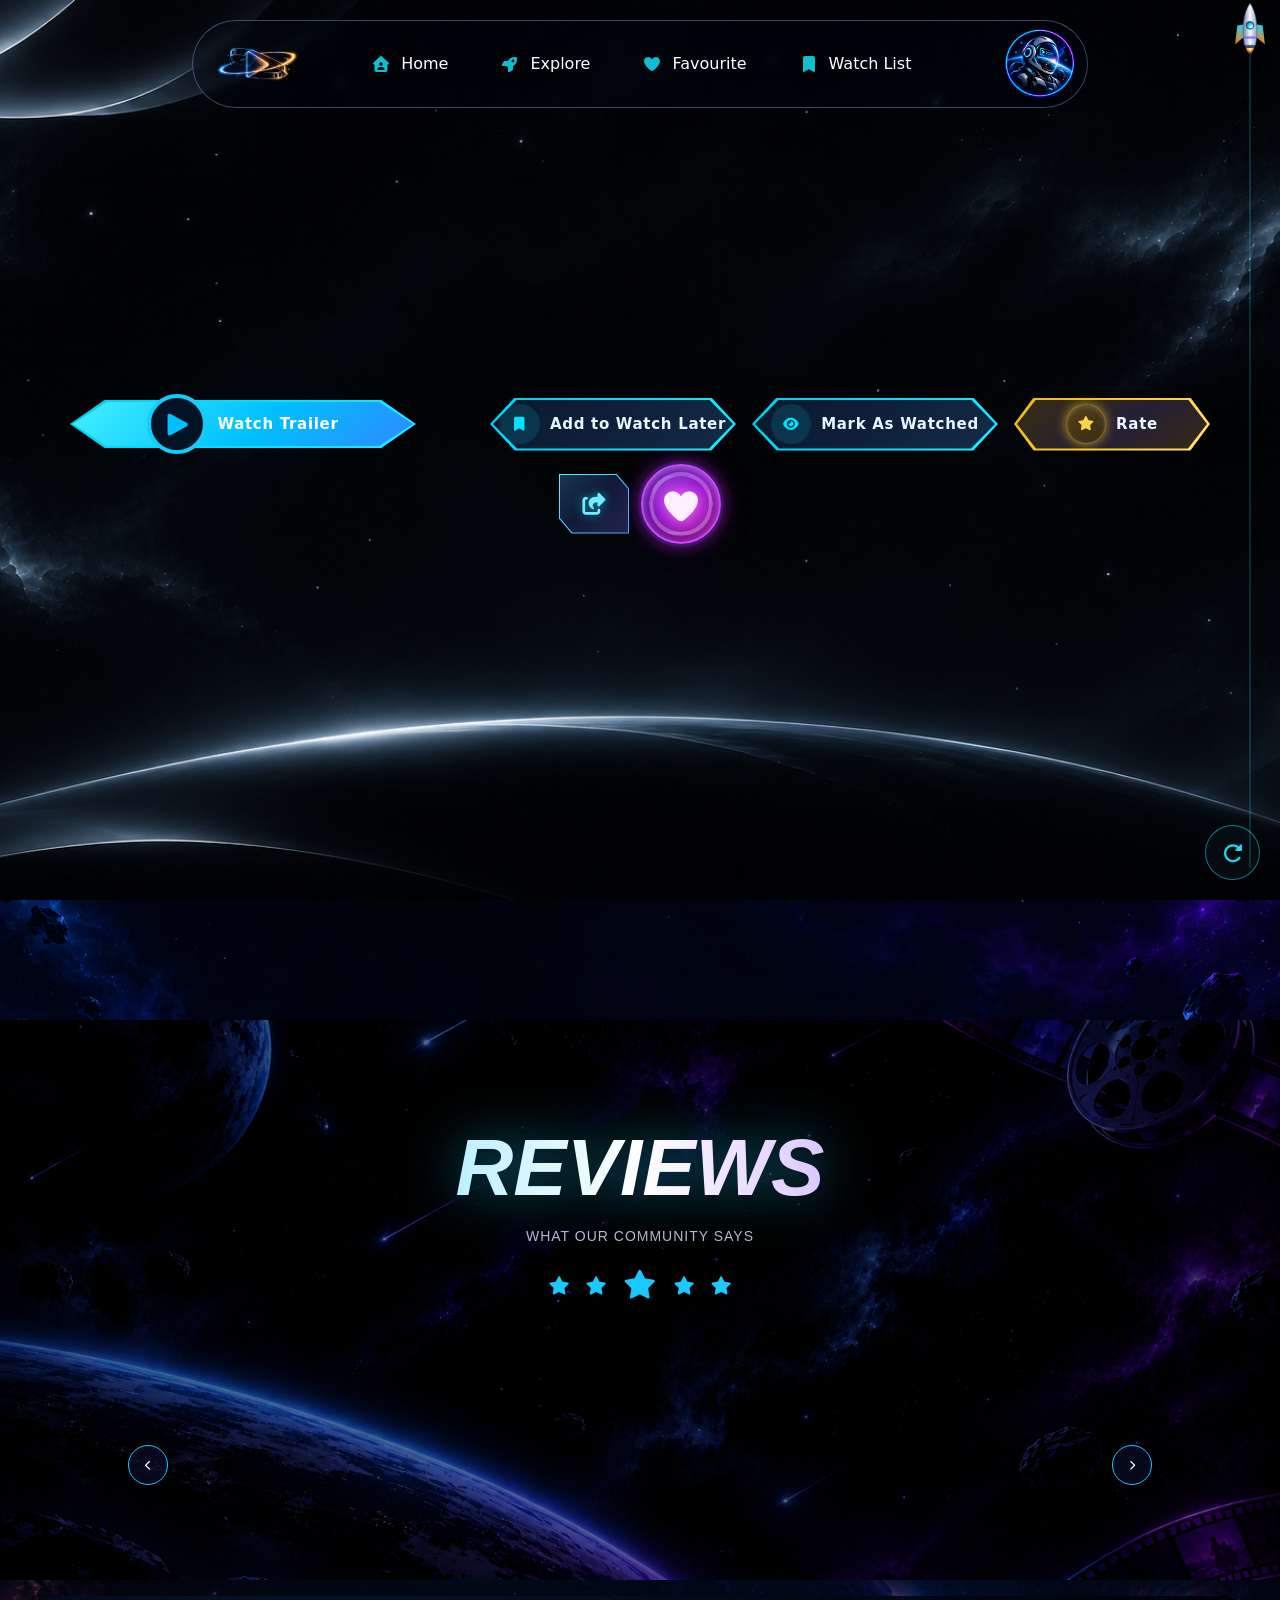
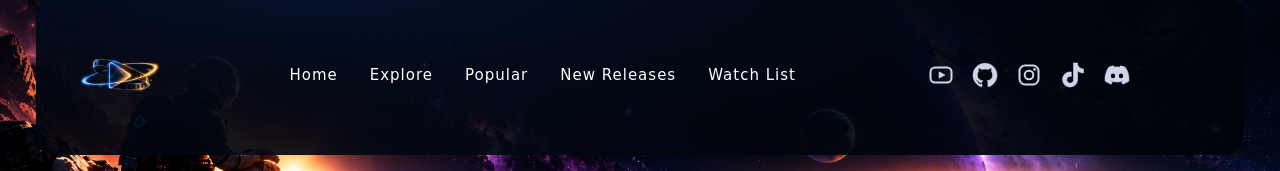
<file: pages/movie.html>
<!doctype html>
<html lang="en">
  <head>
    <title>CINEVERSE | Movie</title>
    <meta name="author" content="Amr Fathi Mohammed" />
    <meta name="viewport" content="width=device-width, initial-scale=1.0" />
    <meta
      name="description"
      content="Enter CINEVERSE, your ultimate movie discovery universe. Explore trending movies, top-rated films, popular genres, movie details, ratings, and trailers." />
    <meta
      name="keywords"
      content="CineVerse, movies, films, movie discovery, trending movies, top-rated movies, popular movies, movie trailers, movie ratings, film genres, cinema" />
    <meta name="application-name" content="CINEVERSE" />
    <meta name="theme-color" content="#080B18" />
    <meta name="color-scheme" content="dark" />
    <meta name="referrer" content="strict-origin-when-cross-origin" />

    <meta name="robots" content="index, follow, max-image-preview:large" />
    <meta name="googlebot" content="index, follow, max-image-preview:large" />

    <link rel="canonical" href="https://amro-fathi.github.io/CINEVERSE/" />

    <meta property="og:type" content="website" />
    <meta property="og:site_name" content="CINEVERSE" />
    <meta property="og:title" content="CINEVERSE | Discover Your Next Favorite Movie" />
    <meta
      property="og:description"
      content="Explore the universe of cinema with CINEVERSE. Discover trending movies, top-rated films, genres, ratings, and trailers." />
    <meta property="og:url" content="https://amro-fathi.github.io/CINEVERSE/" />
    <meta property="og:image" content="https://amro-fathi.github.io/CINEVERSE/images/preview.png" />
    <meta property="og:image:alt" content="CINEVERSE — Your Movie Discovery Universe" />
    <meta property="og:image:width" content="1200" />
    <meta property="og:image:height" content="630" />
    <meta property="og:locale" content="en_US" />

    <link rel="stylesheet" href="../css/all.min.css" />
    <link rel="stylesheet" href="../css/bootstrap.css" />
    <link rel="stylesheet" href="../css/font.css" />
    <link rel="stylesheet" href="../css/plugins/animate.css" />
    <link rel="stylesheet" href="../css/plugins/swiper.css" />
    <link rel="stylesheet" href="../css/index.css" />
    <link rel="icon" type="image/x-icon" href="../images/Icon.png" />
  </head>
  <body>
    <div class="ss idle">
      <div class="ss-rail">
        <div class="ss-fill"></div>
      </div>

      <div class="ss-ship">
        <svg viewBox="0 -6 64 116" aria-hidden="true">
          <defs>
            <linearGradient id="ss-hull" x1="0" y1="0" x2="1" y2="0">
              <stop offset="0" stop-color="#8fa3c7" />
              <stop offset=".5" stop-color="#f4f8ff" />
              <stop offset="1" stop-color="#6d7fa6" />
            </linearGradient>
            <linearGradient id="ss-fin" x1="0" y1="0" x2="0" y2="1">
              <stop offset="0" stop-color="#ff7a18" />
              <stop offset="1" stop-color="#22d3ee" />
            </linearGradient>
            <radialGradient id="ss-glass" cx=".35" cy=".3" r=".8">
              <stop offset="0" stop-color="#e0fbff" />
              <stop offset=".5" stop-color="#22d3ee" />
              <stop offset="1" stop-color="#0b3a73" />
            </radialGradient>
            <linearGradient id="ss-flame" x1="0" y1="1" x2="0" y2="0">
              <stop offset="0" stop-color="#ffd54a" />
              <stop offset=".5" stop-color="#ff7a18" />
              <stop offset="1" stop-color="#ff7a18" stop-opacity="0" />
            </linearGradient>
          </defs>

          <!-- Flame -->
          <path fill="url(#ss-flame)" d="M24 26 Q32 -4 40 26 Z" />
          <path fill="#fff6c8" opacity=".9" d="M28 26 Q32 8 36 26 Z" />

          <!-- Wings -->
          <path fill="url(#ss-fin)" d="M22 44 L5 30 L9 64 L22 66 Z" />
          <path fill="url(#ss-fin)" d="M42 44 L59 30 L55 64 L42 66 Z" />

          <!-- Body -->
          <rect x="24" y="23" width="16" height="7" rx="2" fill="#3b4a6b" />
          <path fill="url(#ss-hull)" stroke="#4a5b82" d="M32 104 C19 86 17 54 22 28 L42 28 C47 54 45 86 32 104 Z" />
          <rect x="22" y="40" width="20" height="4" fill="#7c5cff" opacity=".85" />

          <!-- Cockpit -->
          <circle cx="32" cy="64" r="7" fill="url(#ss-glass)" stroke="#2a3a5e" stroke-width="1.5" />
          <circle cx="29.5" cy="61.5" r="2" fill="#fff" opacity=".7" />
        </svg>
      </div>
    </div>
    <nav class="main-nav movie-page">
      <div class="container-fluid">
        <div class="row justify-content-between">
          <div class="col-2 logo">
            <img onclick="goToHome()" src="../images/Logo.png" alt="Logo" class="img-fluid cursor-pointer" />
          </div>
          <div class="col-9 d-flex justify-content-center align-items-center">
            <div class="links list-unstyled">
              <div class="link">
                <a class="nav-link" href="../index.html?where=home"><i class="fa-solid fa-house-user"></i> Home</a>
              </div>
              <div class="link">
                <a class="nav-link" href="../index.html?where=explore"><i class="fa-solid fa-rocket"></i> Explore</a>
              </div>
              <div class="link">
                <a class="nav-link" href="#"><i class="fa-solid fa-heart"></i> Favourite</a>
              </div>
              <div class="link">
                <a class="nav-link" href="#"><i class="fa-solid fa-bookmark"></i> Watch List</a>
              </div>
            </div>
          </div>
          <div class="col-1 account-icon" onclick="stopPropagation(event)">
            <div class="img" onclick="OpenAccountPopup()"></div>
            <i class="fa-solid fa-chevron-left account-arrow" onclick="OpenAccountPopup()"></i>
          </div>
        </div>

        <div class="account-detailes" onclick="stopPropagation(event)">
          <div class="group">
            <div onclick="goToPage('login')" class="account-details-item">My profile</div>
            <div class="account-details-item">Watch History</div>
            <div class="account-details-item">Settings</div>
          </div>
          <div class="group">
            <div class="account-details-item logout">Log Out</div>
          </div>
        </div>
      </div>
    </nav>
    <div class="topbar">
      <a href="../index.html?where=home" class="topbar-logo">
        <img onclick="goToHome()" src="../images/Logo.png" class="img-fluid cursor-pointer" alt="CINEVERSE" />
      </a>
      <div class="topbar-brand">
        <span>YOUR CINEMATIC UNIVERSE</span>
        <p>EXPLORE • DISCOVER • BELONG</p>
      </div>
      <div class="navbar-button" onclick="stopPropagation(event)">
        <div class="account-icon" onclick="OpenAccountPopupRight()">
          <div class="img"></div>
        </div>
      </div>
    </div>
    <div class="account-detailes-popup" onclick="stopPropagation(event)">
      <div class="content">
        <i class="fa-solid fa-xmark close" onclick="OpenAccountPopupRight()"></i>
        <div class="logo">
          <img onclick="goToHome()" src="../images/Logo.png" alt="Logo" class="img-fluid cursor-pointer" />
        </div>
        <div class="links">
          <div class="account-details-item">
            <a class="nav-link active" href="../index.html?where=home"><i class="fa-solid fa-house-user"></i> Home</a>
          </div>

          <div class="account-details-item">
            <a class="nav-link" href="../index.html?where=explore"><i class="fa-solid fa-rocket"></i> Explore</a>
          </div>
          <div class="account-details-item">
            <a class="nav-link" href="#"><i class="fa-solid fa-heart"></i> Favourite</a>
          </div>
          <div class="account-details-item">
            <a class="nav-link" href="#"><i class="fa-solid fa-bookmark"></i> Watch List</a>
          </div>
        </div>
        <div class="account-icon">
          <div class="img"></div>
          <p class="muted">
            <a href="#" data-bs-toggle="tooltip" data-bs-title="Log Out"><i class="fa-solid fa-right-from-bracket"></i></a>
          </p>
          <div class="settings">
            <h4>CINEVERSE</h4>
            <p onclick="goToPage('login')" class="mb-0 profile">View Profile</p>
          </div>
        </div>
      </div>
    </div>

    <header id="Movie">
      <div class="container-fluid px-5">
        <div class="content d-flex justify-content-center align-items-center flex-column">
          <div id="noData" class="no-data d-none">
            <img draggable="false" src="../images/signal-lost/no-data-yet.svg" alt="Lost" class="img-fluid" />
          </div>
          <div id="NeededMovie" class="row padding-row w-100"></div>

          <div id="MovieControl" class="buttons">
            <button class="trailer" id="trailer"><i class="fa-solid fa-play"></i> Watch Trailer</button>
            <button class="watch-list"><i class="fa-solid fa-bookmark"></i> Add to Watch Later</button>
            <button class="like"><i class="fa-solid fa-heart"></i></button>
            <button class="watched"><i class="fa-solid fa-eye"></i> Mark As Watched</button>
            <button class="rate"><i class="fa-solid fa-star"></i> Rate</button>
            <button class="share"><i class="fa-solid fa-share-from-square"></i></button>
          </div>
        </div>
      </div>
    </header>

    <section id="Gallary" class="gallary"></section>

    <section class="reviews">
      <div class="head">
        <h2 class="title">REVIEWS</h2>
        <p>WHAT OUR COMMUNITY SAYS</p>

        <div class="stars">
          <i class="fa-solid fa-star"></i>
          <i class="fa-solid fa-star"></i>
          <i class="fa-solid fa-star big"></i>
          <i class="fa-solid fa-star"></i>
          <i class="fa-solid fa-star"></i>
        </div>
      </div>

      <div class="slider">
        <div id="reviewsSwiper" class="swiper reviews-swiper">
          <div class="swiper-wrapper"></div>
        </div>
        <button class="arrow reviews-arrow-prev"><i class="fa-solid fa-chevron-left"></i></button>
        <button class="arrow reviews-arrow-next"><i class="fa-solid fa-chevron-right"></i></button>

        <div class="dots"></div>
      </div>
    </section>
    <button id="repeatAnimation" class="repeat-animation">
      <i class="fa-solid fa-rotate-right"></i>
    </button>
    <footer class="py-3">
      <div class="container-fluid px-5">
        <div class="bottom-bar row">
          <div class="col-lg-1 col-12 d-flex justify-content-center align-items-center">
            <div class="logo">
              <img onclick="goToHome()" src="../images/Logo.png" alt="Logo" class="img-fluid cursor-pointer" />
            </div>
          </div>
          <div class="col-lg-8 col-12">
            <div class="links">
              <div class="link"><a href="../index.html?where=home">Home</a></div>
              <div class="link"><a href="../index.html?where=explore">Explore</a></div>
              <div class="link"><a href="../index.html?where=home">Popular</a></div>
              <div class="link"><a href="../index.html?where=home">New Releases</a></div>
              <div class="link"><a href="">Watch List</a></div>
            </div>
          </div>
          <div class="col-lg-2 col-12 d-flex justify-content-center align-items-center">
            <div class="icons">
              <!-- YouTube -->
              <a class="social yt" target="_blank" href="https://www.youtube.com" aria-label="YouTube" data-label="YouTube">
                <svg viewBox="0 0 24 24" aria-hidden="true">
                  <defs>
                    <clipPath id="ytClip"><rect x="1.5" y="4.5" width="21" height="15" rx="4.5" /></clipPath>
                    <linearGradient id="ytShine">
                      <stop offset="0" stop-color="#fff" stop-opacity="0" />
                      <stop offset=".5" stop-color="#fff" stop-opacity=".55" />
                      <stop offset="1" stop-color="#fff" stop-opacity="0" />
                    </linearGradient>
                  </defs>
                  <rect class="ic-s box" pathLength="1" x="1.5" y="4.5" width="21" height="15" rx="4.5" />
                  <g clip-path="url(#ytClip)">
                    <g transform="skewX(-20)"><rect class="shine" x="-12" y="3" width="6" height="18" fill="url(#ytShine)" /></g>
                  </g>
                  <g class="tri-g"><polygon class="ic tri" pathLength="1" points="10,8.8 16,12 10,15.2" /></g>
                </svg>
              </a>

              <!-- GitHub -->
              <a class="social gh" target="_blank" href="https://github.com/Amro-Fathi" aria-label="GitHub" data-label="GitHub">
                <svg viewBox="0 0 24 24" aria-hidden="true">
                  <defs>
                    <linearGradient id="ghGrad" gradientUnits="userSpaceOnUse" x1="0" y1="0" x2="24" y2="24" spreadMethod="repeat">
                      <stop offset="0" stop-color="#b388ff" />
                      <stop offset=".5" stop-color="#6ee7ff" />
                      <stop offset="1" stop-color="#b388ff" />
                      <animateTransform
                        attributeName="gradientTransform"
                        type="translate"
                        from="0 0"
                        to="24 24"
                        dur="1.6s"
                        repeatCount="indefinite" />
                    </linearGradient>
                  </defs>
                  <g class="wob">
                    <path
                      class="ic cat"
                      pathLength="1"
                      d="M12 .297c-6.63 0-12 5.373-12 12 0 5.303 3.438 9.8 8.205 11.385.6.113.82-.258.82-.577 0-.285-.01-1.04-.015-2.04-3.338.724-4.042-1.61-4.042-1.61C4.422 18.07 3.633 17.7 3.633 17.7c-1.087-.744.084-.729.084-.729 1.205.084 1.838 1.236 1.838 1.236 1.07 1.835 2.809 1.305 3.495.998.108-.776.417-1.305.76-1.605-2.665-.3-5.466-1.332-5.466-5.93 0-1.31.465-2.38 1.235-3.22-.135-.303-.54-1.523.105-3.176 0 0 1.005-.322 3.3 1.23.96-.267 1.98-.399 3-.405 1.02.006 2.04.138 3 .405 2.28-1.552 3.285-1.23 3.285-1.23.645 1.653.24 2.873.12 3.176.765.84 1.23 1.91 1.23 3.22 0 4.61-2.805 5.625-5.475 5.92.42.36.81 1.096.81 2.22 0 1.606-.015 2.896-.015 3.286 0 .315.21.69.825.57C20.565 22.092 24 17.592 24 12.297c0-6.627-5.373-12-12-12" />
                  </g>
                </svg>
              </a>

              <!-- Instagram -->
              <a class="social ig" href="#TOP" aria-label="Instagram" data-label="Instagram">
                <svg viewBox="0 0 24 24" aria-hidden="true">
                  <defs>
                    <linearGradient id="igGrad" gradientUnits="userSpaceOnUse" x1="2" y1="22" x2="22" y2="2">
                      <stop offset="0" stop-color="#fd9a2d" />
                      <stop offset=".45" stop-color="#f1337b" />
                      <stop offset="1" stop-color="#8a3ab9" />
                      <animateTransform
                        attributeName="gradientTransform"
                        type="rotate"
                        from="0 12 12"
                        to="360 12 12"
                        dur="4s"
                        repeatCount="indefinite" />
                    </linearGradient>
                  </defs>
                  <rect class="ic-s frame" pathLength="1" x="2.5" y="2.5" width="19" height="19" rx="5.5" />
                  <g class="lens-g"><circle class="ic-s lens" pathLength="1" cx="12" cy="12" r="4.3" /></g>
                  <circle class="flash-ring" cx="17.6" cy="6.4" r="1.1" />
                  <g class="dot-g"><circle class="ic dot" pathLength="1" cx="17.6" cy="6.4" r="1.1" /></g>
                </svg>
              </a>

              <!-- TikTok -->
              <a class="social tk" href="#TOP" aria-label="TikTok" data-label="TikTok">
                <svg viewBox="0 0 24 24" aria-hidden="true">
                  <defs>
                    <path
                      id="tkPath"
                      pathLength="1"
                      d="M12.525.02c1.31-.02 2.61-.01 3.91-.02.08 1.53.63 3.09 1.75 4.17 1.12 1.11 2.7 1.62 4.24 1.79v4.03c-1.44-.05-2.89-.35-4.2-.97-.57-.26-1.1-.59-1.62-.93-.01 2.92.01 5.84-.02 8.75-.08 1.4-.54 2.79-1.35 3.94-1.31 1.92-3.58 3.17-5.91 3.21-1.43.08-2.86-.31-4.08-1.03-2.02-1.19-3.44-3.37-3.65-5.71-.02-.5-.03-1-.01-1.49.18-1.9 1.12-3.72 2.58-4.96 1.66-1.44 3.98-2.13 6.15-1.72.02 1.48-.04 2.96-.04 4.44-.99-.32-2.15-.23-3.02.37-.63.41-1.11 1.04-1.36 1.75-.21.51-.15 1.07-.14 1.61.24 1.64 1.82 3.02 3.5 2.87 1.12-.01 2.19-.66 2.77-1.61.19-.33.4-.67.41-1.06.1-1.79.06-3.57.07-5.36.01-4.03-.01-8.05.02-12.07z" />
                  </defs>
                  <g class="beat-g">
                    <use href="#tkPath" class="ghost g1" />
                    <use href="#tkPath" class="ghost g2" />
                    <use href="#tkPath" class="ic main" />
                  </g>
                  <circle class="spark sp1" cx="21.5" cy="7" r=".8" />
                  <circle class="spark sp2" cx="2.5" cy="15" r=".8" />
                </svg>
              </a>

              <!-- Discord -->
              <a class="social dc" target="_blank" href="https://discord.com/" aria-label="Discord" data-label="Discord">
                <svg viewBox="0 0 24 24" aria-hidden="true">
                  <g class="bob-g">
                    <path
                      class="ic"
                      pathLength="1"
                      d="M20.317 4.3698a19.7913 19.7913 0 00-4.8851-1.5152.0741.0741 0 00-.0785.0371c-.211.3753-.4447.8648-.6083 1.2495-1.8447-.2762-3.68-.2762-5.4868 0-.1636-.3933-.4058-.8742-.6177-1.2495a.077.077 0 00-.0785-.037 19.7363 19.7363 0 00-4.8852 1.515.0699.0699 0 00-.0321.0277C.5334 9.0458-.319 13.5799.0992 18.0578a.0824.0824 0 00.0312.0561c2.0528 1.5076 4.0413 2.4228 5.9929 3.0294a.0777.0777 0 00.0842-.0276c.4616-.6304.8731-1.2952 1.226-1.9942a.076.076 0 00-.0416-.1057c-.6528-.2476-1.2743-.5495-1.8722-.8923a.077.077 0 01-.0076-.1277c.1258-.0943.2517-.1923.3718-.2914a.0743.0743 0 01.0776-.0105c3.9278 1.7933 8.18 1.7933 12.0614 0a.0739.0739 0 01.0785.0095c.1202.099.246.1981.3728.2924a.077.077 0 01-.0066.1276 12.2986 12.2986 0 01-1.873.8914.0766.0766 0 00-.0407.1067c.3604.698.7719 1.3628 1.225 1.9932a.076.076 0 00.0842.0286c1.961-.6067 3.9495-1.5219 6.0023-3.0294a.077.077 0 00.0313-.0552c.5004-5.177-.8382-9.6739-3.5485-13.6604a.061.061 0 00-.0312-.0286z" />
                    <g class="eyes">
                      <ellipse class="eye" cx="8.02" cy="12.9" rx="2.16" ry="2.42" />
                      <ellipse class="eye" cx="15.99" cy="12.9" rx="2.16" ry="2.42" />
                    </g>
                  </g>
                </svg>
              </a>
            </div>
          </div>
        </div>
      </div>
    </footer>
    <script src="../js/bootstrap.js"></script>
    <script src="../js/components/navbar.js"></script>
    <script src="../js/components/spaceship.js"></script>
    <script src="../js/api/fetch.js"></script>
    <script src="../js/plugins/swiper.js"></script>
    <script src="../js/components/shuffle.js"></script>
    <script src="../js/pages/movie.js"></script>
  </body>
</html>
</file>
<file: css/font.css>
/* latin-ext */
@font-face {
  font-family: 'DM Sans';
  font-style: italic;
  font-weight: 100 1000;
  font-display: swap;
  src: url(https://fonts.gstatic.com/s/dmsans/v17/rP2Fp2ywxg089UriCZa4ET-DNl0.woff2) format('woff2');
  unicode-range: U+0100-02BA, U+02BD-02C5, U+02C7-02CC, U+02CE-02D7, U+02DD-02FF, U+0304, U+0308, U+0329, U+1D00-1DBF, U+1E00-1E9F, U+1EF2-1EFF, U+2020, U+20A0-20AB, U+20AD-20C0, U+2113, U+2C60-2C7F, U+A720-A7FF;
}
/* latin */
@font-face {
  font-family: 'DM Sans';
  font-style: italic;
  font-weight: 100 1000;
  font-display: swap;
  src: url(https://fonts.gstatic.com/s/dmsans/v17/rP2Fp2ywxg089UriCZa4Hz-D.woff2) format('woff2');
  unicode-range: U+0000-00FF, U+0131, U+0152-0153, U+02BB-02BC, U+02C6, U+02DA, U+02DC, U+0304, U+0308, U+0329, U+2000-206F, U+20AC, U+2122, U+2191, U+2193, U+2212, U+2215, U+FEFF, U+FFFD;
}
/* latin-ext */
@font-face {
  font-family: 'DM Sans';
  font-style: normal;
  font-weight: 100 1000;
  font-display: swap;
  src: url(https://fonts.gstatic.com/s/dmsans/v17/rP2Hp2ywxg089UriCZ2IHSeH.woff2) format('woff2');
  unicode-range: U+0100-02BA, U+02BD-02C5, U+02C7-02CC, U+02CE-02D7, U+02DD-02FF, U+0304, U+0308, U+0329, U+1D00-1DBF, U+1E00-1E9F, U+1EF2-1EFF, U+2020, U+20A0-20AB, U+20AD-20C0, U+2113, U+2C60-2C7F, U+A720-A7FF;
}
/* latin */
@font-face {
  font-family: 'DM Sans';
  font-style: normal;
  font-weight: 100 1000;
  font-display: swap;
  src: url(https://fonts.gstatic.com/s/dmsans/v17/rP2Hp2ywxg089UriCZOIHQ.woff2) format('woff2');
  unicode-range: U+0000-00FF, U+0131, U+0152-0153, U+02BB-02BC, U+02C6, U+02DA, U+02DC, U+0304, U+0308, U+0329, U+2000-206F, U+20AC, U+2122, U+2191, U+2193, U+2212, U+2215, U+FEFF, U+FFFD;
}
/* cyrillic-ext */
@font-face {
  font-family: 'Forum';
  font-style: normal;
  font-weight: 400;
  font-display: swap;
  src: url(https://fonts.gstatic.com/s/forum/v19/6aey4Ky-Vb8Ew8IcOpIq3g.woff2) format('woff2');
  unicode-range: U+0460-052F, U+1C80-1C8A, U+20B4, U+2DE0-2DFF, U+A640-A69F, U+FE2E-FE2F;
}
/* cyrillic */
@font-face {
  font-family: 'Forum';
  font-style: normal;
  font-weight: 400;
  font-display: swap;
  src: url(https://fonts.gstatic.com/s/forum/v19/6aey4Ky-Vb8Ew8IVOpIq3g.woff2) format('woff2');
  unicode-range: U+0301, U+0400-045F, U+0490-0491, U+04B0-04B1, U+2116;
}
/* latin-ext */
@font-face {
  font-family: 'Forum';
  font-style: normal;
  font-weight: 400;
  font-display: swap;
  src: url(https://fonts.gstatic.com/s/forum/v19/6aey4Ky-Vb8Ew8IfOpIq3g.woff2) format('woff2');
  unicode-range: U+0100-02BA, U+02BD-02C5, U+02C7-02CC, U+02CE-02D7, U+02DD-02FF, U+0304, U+0308, U+0329, U+1D00-1DBF, U+1E00-1E9F, U+1EF2-1EFF, U+2020, U+20A0-20AB, U+20AD-20C0, U+2113, U+2C60-2C7F, U+A720-A7FF;
}
/* latin */
@font-face {
  font-family: 'Forum';
  font-style: normal;
  font-weight: 400;
  font-display: swap;
  src: url(https://fonts.gstatic.com/s/forum/v19/6aey4Ky-Vb8Ew8IROpI.woff2) format('woff2');
  unicode-range: U+0000-00FF, U+0131, U+0152-0153, U+02BB-02BC, U+02C6, U+02DA, U+02DC, U+0304, U+0308, U+0329, U+2000-206F, U+20AC, U+2122, U+2191, U+2193, U+2212, U+2215, U+FEFF, U+FFFD;
}
</file>
<file: css/index.css>
:root {
  --primary-Blue: #1597ff;
  --primary-Orange: #ff7a24;
}

@keyframes cosmic-Title {
  from {
    background-position: 0% center;
    filter: drop-shadow(0 0 3px rgba(180, 240, 255, 0.45)) drop-shadow(0 0 10px rgba(35, 190, 255, 0.32)) drop-shadow(0 0 22px rgba(75, 105, 255, 0.22));
  }
  to {
    background-position: 100% center;
    filter: drop-shadow(0 0 4px rgba(200, 245, 255, 0.6)) drop-shadow(0 0 13px rgba(35, 190, 255, 0.42)) drop-shadow(0 0 26px rgba(110, 80, 255, 0.28)) drop-shadow(0 0 34px rgba(190, 80, 255, 0.12));
  }
}
@keyframes cosmic-subtitle {
  from {
    background-position: 0% center;
    filter: drop-shadow(0 0 3px rgba(53, 190, 255, 0.2));
  }
  to {
    background-position: 100% center;
    filter: drop-shadow(0 0 6px rgba(120, 104, 255, 0.3));
  }
}
@keyframes gradient-flow {
  from {
    background-position: 0% 50%;
  }
  to {
    background-position: 100% 50%;
  }
}
html {
  scrollbar-width: none;
}

.cursor-pointer {
  cursor: pointer;
}

.repeat-animation {
  position: fixed;
  top: 35px;
  right: 70px;
  bottom: initial;
  left: initial;
  z-index: 400;
}
@media (max-width: 1300px) {
  .repeat-animation {
    position: fixed;
    top: initial;
    right: 20px;
    bottom: 20px;
    left: initial;
    z-index: 400;
  }
}
.repeat-animation {
  display: flex;
  flex-direction: row;
  justify-content: center;
  align-items: center;
  width: 55px;
  height: 55px;
  padding: 0;
  border: 1.5px solid rgba(34, 211, 238, 0.55);
  border-radius: 50%;
  background: rgba(10, 20, 26, 0.55);
  color: #22d3ee;
  font-size: 18px;
  cursor: pointer;
  backdrop-filter: blur(8px);
  -webkit-backdrop-filter: blur(8px);
  transition-duration: 0.5s;
}
.repeat-animation::after {
  content: "";
  position: absolute;
  inset: -1.5px;
  border-radius: 50%;
  border: 1.5px solid rgba(34, 211, 238, 0.6);
  opacity: 0;
  transform: scale(1);
  pointer-events: none;
}
.repeat-animation i {
  transition: transform 0.6s cubic-bezier(0.34, 1.56, 0.64, 1);
}
.repeat-animation:hover {
  background: #22d3ee;
  color: #06222a;
  transform: scale(1.08);
  box-shadow: 0 0 24px rgba(34, 211, 238, 0.45);
}
.repeat-animation:hover i {
  transform: rotate(360deg);
}
.repeat-animation:hover::after {
  animation: repeat-pulse 1s ease-out infinite;
}
.repeat-animation:active {
  transform: scale(0.94);
  transition-duration: 0.1s;
}
.repeat-animation:disabled {
  opacity: 0.4;
  cursor: not-allowed;
}

@keyframes repeat-pulse {
  from {
    opacity: 0.8;
    transform: scale(1);
  }
  to {
    opacity: 0;
    transform: scale(1.6);
  }
}
nav.main-nav {
  position: fixed;
  top: 20px;
  right: initial;
  bottom: initial;
  left: 50%;
  z-index: 999;
  transform: translateX(-50%);
  width: 75%;
  color: #fff;
  border-radius: 100px;
  background: rgba(3, 8, 18, 0.28);
  backdrop-filter: blur(4px);
  border: 1px solid rgba(150, 180, 255, 0.38);
}
@media (max-width: 1300px) {
  nav.main-nav {
    background: rgba(3, 8, 18, 0.28);
    border: none;
  }
  nav.main-nav .container-fluid {
    display: none;
  }
}
@media (min-width: 992px) and (max-width: 1300px) {
  nav.main-nav {
    height: initial;
    border: 1px solid rgba(150, 180, 255, 0.38);
  }
  nav.main-nav .container-fluid {
    display: block;
  }
}
nav.main-nav.movie-page {
  width: 70%;
}
nav.main-nav .logo {
  display: flex;
  flex-direction: row;
  justify-content: center;
  align-items: center;
  width: 10%;
}
@media (max-width: 1300px) {
  nav.main-nav .logo {
    display: none;
  }
}
@media (min-width: 1181px) and (max-width: 1300px) {
  nav.main-nav .logo {
    display: flex;
    width: 14%;
  }
}
nav.main-nav .links {
  width: 100%;
  margin: auto;
  display: flex;
  flex-direction: row;
  justify-content: start;
  align-items: center;
  padding: 20px;
  padding-right: 0px;
  column-gap: 10px;
}
nav.main-nav .links .link .nav-link {
  display: flex;
  flex-direction: row;
  justify-content: center;
  align-items: center;
  position: relative;
  padding: 10px 20px;
  border: 1px solid transparent;
  border-radius: 12px;
  color: #fff;
  transition-duration: 1s;
  white-space: nowrap;
}
nav.main-nav .links .link .nav-link i {
  color: rgba(17, 217, 239, 0.8745098039);
  margin-right: 10px;
}
nav.main-nav .links .link .nav-link::before {
  content: "";
  position: absolute;
  top: initial;
  right: initial;
  bottom: -8px;
  left: 10%;
  z-index: initial;
  width: 100%;
  height: 15px;
  background: radial-gradient(ellipse, rgba(40, 125, 255, 0.8) 0%, rgba(17, 217, 239, 0.3) 40%, transparent 75%);
  filter: blur(20px);
  opacity: 0;
  transition: opacity 0.4s ease;
}
nav.main-nav .links .link .nav-link::after {
  content: "";
  position: absolute;
  position: absolute;
  top: initial;
  right: initial;
  bottom: -1px;
  left: 50%;
  z-index: initial;
  width: 0;
  height: 2px;
  border-radius: 10px;
  transform: translateX(-50%);
  background: linear-gradient(90deg, transparent, #168bff, #11d9ef, #168bff, transparent);
  box-shadow: 0 0 10px rgba(17, 217, 239, 0.8);
  transition: width 0.4s ease;
}
nav.main-nav .links .link .nav-link.active {
  color: #dffaff;
  background: linear-gradient(180deg, rgba(13, 43, 96, 0.85), rgba(4, 15, 40, 0.92));
  border-color: rgba(40, 145, 255, 0.55);
  box-shadow: inset 0 0 12px rgba(35, 115, 255, 0.12), 0 0 10px rgba(25, 105, 255, 0.2), 0 0 22px rgba(25, 105, 255, 0.12);
}
nav.main-nav .links .link .nav-link.active::before {
  opacity: 1;
}
nav.main-nav .links .link .nav-link.active::after {
  width: 85%;
}
nav.main-nav .links .link .nav-link.active i {
  color: #11d9ef;
  filter: drop-shadow(0 0 5px rgba(17, 217, 239, 0.7));
}
nav.main-nav .links .link .nav-link:hover {
  background: rgba(13, 43, 96, 0.45);
  border-color: rgba(17, 217, 239, 0.35);
  box-shadow: inset 0 0 12px rgba(17, 217, 239, 0.06), 0 0 15px rgba(17, 217, 239, 0.1);
}
nav.main-nav .links .link .nav-link:hover::before {
  opacity: 0.8;
}
nav.main-nav .links .link .nav-link:hover::after {
  width: 75%;
}
nav.main-nav .links .search-container {
  flex: 1;
  min-width: 0;
  display: flex;
  flex-direction: row;
  justify-content: end;
  align-items: center;
}
@media (min-width: 992px) and (max-width: 1300px) {
  nav.main-nav .links .search-container {
    display: none;
  }
}
nav.main-nav .links .search-container.active .input-group {
  width: 80%;
}
@media (max-width: 1300px) {
  nav.main-nav .links .search-container.active .input-group {
    width: 100%;
  }
}
nav.main-nav .links .search-container .input-group {
  padding: 5px;
  width: 55px;
  box-sizing: border-box;
  display: flex;
  flex-direction: row-reverse;
  justify-content: space-between;
  align-items: center;
  background: rgba(3, 7, 16, 0.95);
  border: 1px solid rgba(17, 217, 239, 0.3);
  border-radius: 30px;
  transition: width 1s ease;
}
nav.main-nav .links .search-container .input-group .input-group-text {
  padding: 10px;
  border: none;
  background: transparent;
  color: #11d9ef;
  cursor: pointer;
  flex-shrink: 0;
}
nav.main-nav .links .search-container .input-group input {
  width: 0;
  min-width: 0;
  padding: 10px 0;
  opacity: 0;
  overflow: hidden;
  flex: 0 0 auto;
  box-sizing: border-box;
  color: #fff;
  background: transparent;
  border: none;
  outline: none;
  transition: width 0.5s ease, opacity 0.3s ease, padding 0.5s ease;
}
nav.main-nav .links .search-container .input-group input.active {
  width: calc(100% - 45px);
  padding: 10px;
  opacity: 1;
  box-shadow: none;
}
nav.main-nav .links .search-container .input-group input:focus {
  box-shadow: none;
}
nav.main-nav .links .search-container .input-group input::placeholder {
  color: #858b9a;
}
nav.main-nav .account-icon {
  display: flex;
  flex-direction: row;
  justify-content: center;
  align-items: center;
}
@media (min-width: 992px) and (max-width: 1300px) {
  nav.main-nav .account-icon {
    justify-content: end;
  }
}
nav.main-nav .account-icon {
  flex-grow: 1;
  position: relative;
}
nav.main-nav .account-icon .img {
  width: 70px;
  height: 70px;
  background-image: url("../images/Profile.jpg");
  background-repeat: no-repeat;
  background-size: cover;
  background-position: center;
  cursor: pointer;
  border-radius: 50%;
}
nav.main-nav .account-icon i {
  cursor: pointer;
  position: absolute;
  top: 50%;
  right: 10%;
  bottom: initial;
  left: initial;
  z-index: initial;
  transform: translateY(-50%) rotate(0deg);
  transition: right 0.5s ease, opacity 1s ease;
  opacity: 1;
  transition-duration: 1s;
}
@media (min-width: 992px) and (max-width: 1300px) {
  nav.main-nav .account-icon i {
    display: none;
  }
}
nav.main-nav .account-icon i.active {
  transform: translateY(-50%) rotate(180deg);
  right: -90%;
  opacity: 0;
}
nav.main-nav .account-detailes {
  border-radius: 10px;
  padding: 10px;
  background: linear-gradient(135deg, rgba(4, 10, 20, 0.98) 0%, rgba(7, 15, 30, 0.98) 35%, rgba(17, 14, 42, 0.92) 70%, rgba(28, 12, 48, 0.98) 100%);
  backdrop-filter: blur(8px);
  border: 1px solid rgba(142, 182, 255, 0.28);
  box-shadow: inset 0 1px 0 rgba(255, 255, 255, 0.28), inset 0 -20px 50px rgba(73, 70, 160, 0.28), 0 10px 35px rgba(0, 0, 0, 0.75), 0 0 35px rgba(80, 120, 255, 0.42);
  position: absolute;
  top: 110%;
  right: -100%;
  bottom: initial;
  left: initial;
  z-index: initial;
  text-align: center;
  display: flex;
  flex-direction: column;
  justify-content: center;
  align-items: center;
  row-gap: 10px;
  transition-duration: 1s;
}
nav.main-nav .account-detailes.active {
  right: 0.5%;
}
nav.main-nav .account-detailes .group {
  border-radius: 10px;
  display: flex;
  flex-direction: column;
  justify-content: center;
  align-items: center;
  row-gap: 10px;
  width: 100%;
  padding: 20px 5px;
}
nav.main-nav .account-detailes .group .account-details-item {
  cursor: pointer;
  border-radius: 10px;
  width: 100%;
  position: relative;
  padding: 10px 40px;
  border: rgba(17, 217, 239, 0.8745098039) 2px solid;
  color: #e7fcff;
  background: rgba(5, 10, 25, 0.85);
  transition-duration: 0.5s;
  overflow: hidden;
}
nav.main-nav .account-detailes .group .account-details-item::before {
  content: "";
  position: absolute;
  top: 0;
  right: initial;
  bottom: initial;
  left: -120%;
  z-index: initial;
  width: 80%;
  height: 100%;
  background: linear-gradient(90deg, transparent, rgba(17, 217, 239, 0.15), rgba(17, 217, 239, 0.45), rgba(17, 217, 239, 0.15), transparent);
  transform: skewX(-20deg);
  transition-duration: 0.5s;
}
nav.main-nav .account-detailes .group .account-details-item.logout::before {
  background: linear-gradient(90deg, transparent, rgba(255, 53, 79, 0.15), rgba(255, 53, 79, 0.45), rgba(255, 53, 79, 0.15), transparent);
}
nav.main-nav .account-detailes .group .account-details-item:hover {
  transform: translateX(4px);
  border-color: #7df4ff;
  box-shadow: 0 0 8px rgba(17, 217, 239, 0.8), 0 0 25px rgba(17, 217, 239, 0.3), inset 0 0 20px rgba(17, 217, 239, 0.08);
}
nav.main-nav .account-detailes .group .account-details-item:hover.logout {
  border-color: #ff5368;
  box-shadow: 0 0 8px rgba(255, 53, 79, 0.8), 0 0 25px rgba(255, 53, 79, 0.3), inset 0 0 20px rgba(255, 53, 79, 0.08);
}
nav.main-nav .account-detailes .group .account-details-item:hover::before {
  left: 140%;
}
nav.main-nav .account-detailes .group .account-details-item.logout {
  background: linear-gradient(135deg, rgba(20, 4, 7, 0.98) 0%, rgba(35, 7, 14, 0.98) 35%, rgba(42, 8, 20, 0.92) 70%, rgba(48, 6, 12, 0.98) 100%);
  backdrop-filter: blur(8px);
  border: 1px solid rgba(255, 70, 85, 0.3);
  box-shadow: inset 0 1px 0 rgba(255, 220, 220, 0.12), inset 0 -20px 50px rgba(160, 20, 40, 0.25), 0 10px 35px rgba(0, 0, 0, 0.75), 0 0 35px rgba(255, 35, 55, 0.25);
}

.account-detailes-popup {
  position: fixed;
  top: 50%;
  right: initial;
  bottom: initial;
  left: -140%;
  z-index: 999;
}
.account-detailes-popup.active {
  left: 0;
}
.account-detailes-popup {
  transform: translateY(-50%);
  width: 300px;
  height: 100%;
  padding: 20px;
  background: linear-gradient(145deg, rgba(5, 12, 25, 0.97) 0%, rgba(7, 15, 32, 0.97) 40%, rgba(18, 12, 42, 0.96) 75%, rgba(30, 12, 50, 0.97) 100%);
  clip-path: polygon(0% 0%, 84% 0%, 100% 7%, 100% 47%, 94% 54%, 100% 61%, 100% 93%, 91% 100%, 62% 100%, 54% 95%, 8% 100%, 0% 93%, 0% 8%);
  box-shadow: 0 15px 40px rgba(0, 0, 0, 0.75), 0 0 30px rgba(17, 217, 239, 0.15), 0 0 50px rgba(110, 70, 255, 0.12);
  transition-duration: 1s;
  row-gap: 10px;
}
.account-detailes-popup::before {
  content: "";
  position: absolute;
  inset: 0;
  background: linear-gradient(135deg, #11d9ef 0%, #11d9ef 35%, #6f9cff 58%, #a86cff 78%, #d276ff 100%);
  clip-path: inherit;
  z-index: -2;
}
.account-detailes-popup::after {
  content: "";
  position: absolute;
  inset: 3px;
  background: linear-gradient(145deg, rgba(5, 12, 25, 0.98), rgba(8, 15, 32, 0.97) 45%, rgba(20, 13, 43, 0.96));
  clip-path: polygon(0% 0%, 84% 0%, 100% 7%, 100% 47%, 94% 54%, 100% 61%, 100% 93%, 91% 100%, 62% 100%, 54% 95%, 8% 100%, 0% 93%, 0% 8%);
  z-index: -1;
  background-image: url("../images/navbarbg.png");
  background-repeat: no-repeat;
  background-size: cover;
  background-position: center;
}
.account-detailes-popup {
  color: #fff;
}
.account-detailes-popup .content {
  display: flex;
  flex-direction: column;
  justify-content: space-evenly;
  align-items: start;
  height: 100%;
}
.account-detailes-popup .content .close {
  position: absolute;
  top: 20px;
  right: 20px;
  bottom: initial;
  left: initial;
  z-index: initial;
  display: flex;
  flex-direction: row;
  justify-content: center;
  align-items: center;
  color: rgba(17, 217, 239, 0.8745098039);
  background: linear-gradient(135deg, #061535 0%, #0a1d4a 18%, #0b1738 35%, #070f27 52%, #0a1233 68%, #17154a 84%, #25205f 100%);
  border-radius: 20%;
  font-size: 12px;
  width: 30px;
  height: 30px;
  cursor: pointer;
  transition-duration: 0.5s;
}
.account-detailes-popup .content {
  position: relative;
}
.account-detailes-popup .content .logo {
  width: 80%;
  align-content: start;
}
.account-detailes-popup .content .links {
  border-radius: 10px;
  display: flex;
  flex-direction: column;
  justify-content: center;
  align-items: start;
  row-gap: 10px;
  width: 100%;
}
.account-detailes-popup .content .links .account-details-item {
  display: flex;
  flex-direction: row;
  justify-content: start;
  align-items: center;
  position: relative;
  width: 80%;
  padding: 15px;
  color: #e7fcff;
  background: linear-gradient(135deg, rgba(8, 25, 48, 0.95), rgba(4, 13, 28, 0.96) 55%, rgba(10, 15, 38, 0.96)) padding-box, linear-gradient(135deg, #11d9ef 0%, #11d9ef 35%, #4b9cff 65%, #8d6cff 100%) border-box;
  border: 2px solid transparent;
  border-top-right-radius: 15%;
  border-bottom-right-radius: 15%;
  cursor: pointer;
  overflow: hidden;
  transition-duration: 0.5s;
}
.account-detailes-popup .content .links .account-details-item::before {
  content: "";
  position: absolute;
  top: 0;
  right: initial;
  bottom: initial;
  left: -120%;
  z-index: initial;
  width: 70%;
  height: 100%;
  background: linear-gradient(90deg, transparent 0%, rgba(17, 217, 239, 0.05) 25%, rgba(17, 217, 239, 0.22) 50%, rgba(17, 217, 239, 0.05) 75%, transparent 100%);
  transform: skewX(-20deg);
  transition: left 0.55s ease;
}
.account-detailes-popup .content .links .account-details-item::after {
  content: "";
  position: absolute;
  top: -45px;
  right: initial;
  bottom: initial;
  left: -45px;
  z-index: initial;
  width: 100px;
  height: 100px;
  background: rgba(17, 217, 239, 0.25);
  filter: blur(25px);
}
.account-detailes-popup .content .links .account-details-item:hover {
  transform: translateX(10px);
}
.account-detailes-popup .content .links .account-details-item:hover::before {
  left: 140%;
}
.account-detailes-popup .content .links .account-details-item i {
  color: rgba(17, 217, 239, 0.8745098039);
}
.account-detailes-popup .content .account-details-search {
  margin-top: 20px;
  display: flex;
  flex-direction: row;
  justify-content: center;
  align-items: center;
  background: rgba(12, 22, 36, 0.72);
  border: 2px solid rgba(70, 140, 220, 0.45);
  border-radius: 999px;
  box-shadow: inset 0 1px 1px rgba(255, 255, 255, 0.06), 0 0 20px rgba(20, 80, 140, 0.12);
  border-radius: 30px;
}
.account-detailes-popup .content .account-details-search .input-group-text {
  border: none;
  background-color: transparent;
  color: #fff;
}
.account-detailes-popup .content .account-details-search input {
  color: #fff;
  background-color: transparent;
  border: none;
  outline: none;
  padding: 10px;
}
.account-detailes-popup .content .account-details-search input::placeholder {
  color: #7a7a7a;
}
.account-detailes-popup .content .account-icon * {
  cursor: pointer;
}
.account-detailes-popup .content .account-icon {
  padding: 20px 10px;
  background: rgba(3, 8, 18, 0.88);
  backdrop-filter: blur(4px);
  border-radius: 20px;
  width: 100%;
  display: flex;
  flex-direction: row;
  justify-content: start;
  align-items: center;
  column-gap: 20px;
  position: relative;
}
.account-detailes-popup .content .account-icon .profile {
  width: fit-content;
  cursor: pointer;
  color: #aab9cc;
  transition: all 0.3s ease;
}
.account-detailes-popup .content .account-icon .profile:hover {
  color: #11d9ef;
  transform: translateX(4px);
  text-shadow: 0 0 12px rgba(17, 217, 239, 0.5);
}
.account-detailes-popup .content .account-icon .img {
  width: 90px;
  height: 90px;
  background-image: url("../images/Profile.jpg");
  background-repeat: no-repeat;
  background-size: cover;
  background-position: center;
  cursor: pointer;
  border-radius: 50%;
}
.account-detailes-popup .content .account-icon p.muted {
  position: absolute;
  top: 50%;
  right: 5%;
  bottom: initial;
  left: initial;
  z-index: initial;
}
.account-detailes-popup .content .account-icon p.muted i {
  color: rgba(255, 70, 85, 0.8);
  cursor: pointer;
  position: absolute;
  top: 50%;
  right: 5%;
  bottom: initial;
  left: initial;
  z-index: initial;
  transform: translateY(-50%);
  transition: right 0.5s;
}
.account-detailes-popup .content .account-icon p.muted i.active {
  transform: translateY(-50%);
  right: -90%;
}
.account-detailes-popup .content .account-icon .settings h4 {
  font-size: 14px;
}
.account-detailes-popup .content .account-icon .settings p {
  font-size: 12px;
  color: #949494;
}

.topbar {
  display: none;
  padding: 0 30px;
  width: 70%;
  height: 100px;
}
@media (max-width: 1300px) {
  .topbar {
    width: 90%;
  }
}
.topbar {
  position: fixed;
  top: 20px;
  right: initial;
  bottom: initial;
  left: 50%;
  z-index: 900;
  transform: translateX(-50%);
  background: rgba(2, 6, 16, 0.62);
  backdrop-filter: blur(12px);
  border-radius: 100px;
  border: 1px solid rgba(17, 217, 239, 0.18);
}
@media (max-width: 1300px) {
  .topbar {
    display: flex;
    flex-direction: row;
    justify-content: space-between;
    align-items: center;
    background: transparent;
    backdrop-filter: blur(12px);
    background: rgba(2, 6, 16, 0.52);
  }
}
@media (min-width: 992px) and (max-width: 1300px) {
  .topbar {
    display: none;
  }
}
@media (min-width: 577px) and (max-width: 1300px) {
  .topbar {
    width: 70%;
    background: rgba(2, 6, 16, 0.52);
    backdrop-filter: blur(12px);
  }
}
.topbar::after {
  content: "";
  position: absolute;
  top: initial;
  right: initial;
  bottom: -1px;
  left: 50%;
  z-index: 999;
  transform: translateX(-50%);
  width: 80%;
  height: 2px;
  background: linear-gradient(90deg, transparent, #11d9ef 25%, #485fe0 70%, #a86cff, transparent);
  opacity: 0.7;
}
.topbar .topbar-logo {
  width: 30%;
}
@media (max-width: 1300px) {
  .topbar .topbar-logo {
    width: 60%;
    display: none;
  }
}
@media (min-width: 577px) and (max-width: 1300px) {
  .topbar .topbar-logo {
    width: 30%;
    display: block;
  }
}
.topbar .topbar-brand {
  text-align: center;
}
@media (max-width: 1300px) {
  .topbar .topbar-brand {
    width: 70%;
  }
}
@media (min-width: 577px) and (max-width: 1300px) {
  .topbar .topbar-brand {
    width: 50%;
  }
}
.topbar .topbar-brand span {
  color: #ccefff;
  font-size: 16px;
  letter-spacing: 3px;
}
@media (min-width: 577px) and (max-width: 1300px) {
  .topbar .topbar-brand span {
    display: none;
  }
}
@media (min-width: 769px) and (max-width: 1300px) {
  .topbar .topbar-brand span {
    display: block;
  }
}
.topbar .topbar-brand p {
  margin: 7px 0px;
  color: #647997;
  font-size: 12px;
  letter-spacing: 2px;
}
@media (max-width: 1300px) {
  .topbar .topbar-brand p {
    display: none;
  }
}
@media (min-width: 577px) and (max-width: 1300px) {
  .topbar .topbar-brand p {
    display: block;
  }
}
.topbar .navbar-button {
  display: none;
  flex: 1;
}
.topbar .navbar-button .account-icon {
  width: 80px;
  height: 80px;
  position: fixed;
  top: 15px;
  right: 0;
  bottom: initial;
  left: initial;
  z-index: 999;
}
.topbar .navbar-button .account-icon .img {
  width: 70px;
  height: 70px;
}
@media (max-width: 1300px) {
  .topbar .navbar-button .account-icon .img {
    width: 60px;
    height: 60px;
  }
}
.topbar .navbar-button .account-icon .img {
  background-image: url("../images/Profile.jpg");
  background-repeat: no-repeat;
  background-size: cover;
  background-position: center;
  cursor: pointer;
  border-radius: 50%;
}
@media (max-width: 1300px) {
  .topbar .navbar-button {
    display: block;
  }
}
@media (min-width: 992px) and (max-width: 1300px) {
  .topbar .navbar-button {
    display: none;
  }
}

.random {
  display: flex;
  flex-direction: row;
  justify-content: center;
  align-items: center;
  position: absolute;
  top: initial;
  right: 40px;
  bottom: 5%;
  left: initial;
  z-index: initial;
}
@media (max-width: 1300px) {
  .random {
    right: 50%;
    transform: translateX(50%);
    width: 80%;
  }
}
@media (min-width: 371px) and (max-width: 1300px) {
  .random {
    width: 70%;
  }
}
@media (min-width: 577px) and (max-width: 1300px) {
  .random {
    width: 50%;
    right: 40px;
    transform: translateX(0px);
  }
}
@media (min-width: 769px) and (max-width: 1300px) {
  .random {
    width: max-content;
  }
}
.random {
  padding: 10px 20px;
  border-radius: 20px;
  color: #f1f1f1;
  background: linear-gradient(110deg, rgba(45, 95, 170, 0.38) 0%, rgba(22, 57, 120, 0.32) 45%, rgba(5, 20, 55, 0.38) 100%);
  backdrop-filter: blur(6px);
  border: 1px solid rgba(155, 205, 255, 0.45);
  box-shadow: 0 0 12px rgba(76, 157, 255, 0.2), inset 0 1px 3px rgba(220, 240, 255, 0.15);
  column-gap: 20px;
  transition-duration: 1s;
  cursor: pointer;
}
.random h4 {
  font-size: 20px;
  color: #96dbdf;
  transition-duration: 1s;
  white-space: nowrap;
}
.random h6 {
  color: rgba(216, 217, 221, 0.6509803922);
  font-size: 16px;
  transition-duration: 1s;
}
.random i {
  font-size: 30px;
  transition-duration: 1s;
}
.random:hover {
  transform: translateY(-5px) scale(1.02);
  background: linear-gradient(110deg, rgba(65, 135, 220, 0.48) 0%, rgba(30, 78, 160, 0.42) 45%, rgba(8, 30, 75, 0.48) 100%);
  border-color: rgba(170, 220, 255, 0.8);
  box-shadow: 0 0 10px rgba(100, 185, 255, 0.4), 0 0 28px rgba(45, 125, 255, 0.3), inset 0 1px 4px rgba(235, 248, 255, 0.25);
}
.random:hover h4 {
  color: #c7f7ff;
  text-shadow: 0 0 12px rgba(80, 210, 255, 0.55);
}
.random:hover h6 {
  color: rgba(210, 230, 255, 0.85);
}
.random:hover i {
  color: #b6eaff;
  transform: translateX(5px);
  filter: drop-shadow(0 0 8px rgba(70, 180, 255, 0.8));
}
@media (max-width: 1300px) {
  .random:hover {
    transform: translateX(50%) translateY(-5px) scale(1.02);
  }
}

header#Home {
  background-image: url("../images/mainBg.png");
  background-repeat: no-repeat;
  background-size: cover;
  background-position: center;
  position: relative;
  min-height: 100vh;
  display: flex;
  flex-direction: row;
  justify-content: center;
  align-items: center;
}
header#Home .img {
  width: 40%;
  position: absolute;
  top: 50%;
  right: initial;
  bottom: initial;
  left: 50%;
  z-index: initial;
  transform: translate(-50%, -50%);
}
@media (max-width: 1300px) {
  header#Home .img {
    display: none;
  }
}
@media (min-width: 577px) and (max-width: 1300px) {
  header#Home .img {
    display: block;
    left: 75%;
  }
}
@media (min-width: 992px) and (max-width: 1300px) {
  header#Home .img {
    left: 50%;
  }
}
header#Home .content {
  display: flex;
  flex-direction: row;
  justify-content: space-between;
  align-items: center;
}
@media (max-width: 1300px) {
  header#Home .content {
    flex-direction: column;
  }
}
@media (min-width: 769px) and (max-width: 1300px) {
  header#Home .content {
    flex-direction: row;
  }
}
header#Home .content {
  width: 100%;
  height: 100%;
  position: relative;
}
header#Home .content .top {
  display: flex;
  flex-direction: column;
  justify-content: center;
  align-items: start;
}
@media (max-width: 1300px) {
  header#Home .content .top {
    align-items: center;
  }
}
@media (min-width: 577px) and (max-width: 1300px) {
  header#Home .content .top {
    align-items: start;
  }
}
header#Home .content .top {
  row-gap: 5px;
  cursor: default;
}
@media (max-width: 1300px) {
  header#Home .content .top {
    text-align: center;
  }
}
@media (min-width: 577px) and (max-width: 1300px) {
  header#Home .content .top {
    text-align: start;
  }
}
header#Home .content .top h1 {
  transition-duration: 1s;
}
header#Home .content .top h1:hover {
  transform: translateX(10px);
  filter: brightness(1.22);
}
header#Home .content .top h1:hover i {
  transform: translateX(5px);
}
header#Home .content .top h1 {
  font-size: 70px;
  background: linear-gradient(100deg, #ffffff 0%, #a9f2ff 12%, #35d9ff 27%, #438bff 43%, #7868ff 59%, #bd83ff 74%, #e5d5ff 87%, #ffffff 100%);
  background-size: 200% auto;
  background-position: 0% center;
  -webkit-background-clip: text;
  background-clip: text;
  -webkit-text-fill-color: transparent;
  filter: drop-shadow(0 0 3px rgba(180, 240, 255, 0.55)) drop-shadow(0 0 10px rgba(35, 190, 255, 0.4)) drop-shadow(0 0 22px rgba(75, 105, 255, 0.28)) drop-shadow(0 0 35px rgba(159, 75, 255, 0.16));
  animation: cosmic-Title 2s ease-in-out infinite alternate;
}
@media (max-width: 1300px) {
  header#Home .content .top h1 {
    font-size: 50px;
  }
}
header#Home .content .top h4 {
  background: linear-gradient(90deg, #a9f2ff 0%, #55bfe9 30%, #8580e8 65%, #c6a4ff 100%);
  background-size: 150% auto;
  -webkit-background-clip: text;
  background-clip: text;
  -webkit-text-fill-color: transparent;
  filter: drop-shadow(0 0 3px rgba(53, 190, 255, 0.2)) drop-shadow(0 0 8px rgba(120, 104, 255, 0.12));
  animation: cosmic-subtitle 5s ease-in-out infinite alternate;
  transition-duration: 1s;
}
header#Home .content .top h4:hover {
  transform: translateX(10px);
  filter: brightness(1.22);
}
header#Home .content .top h4:hover i {
  transform: translateX(5px);
}
header#Home .content .top p,
header#Home .content .top h6 {
  background: linear-gradient(90deg, #e0fbff 0%, #82e4ff 30%, #aaa5ff 65%, #e2caff 100%);
  -webkit-background-clip: text;
  background-clip: text;
  -webkit-text-fill-color: transparent;
  transition-duration: 1s;
}
header#Home .content .top p:hover,
header#Home .content .top h6:hover {
  transform: translateX(10px);
  filter: brightness(1.22);
}
header#Home .content .top p:hover i,
header#Home .content .top h6:hover i {
  transform: translateX(5px);
}
header#Home .content .top p,
header#Home .content .top h6 {
  filter: drop-shadow(0 0 3px rgba(53, 190, 255, 0.2)) drop-shadow(0 0 8px rgba(120, 104, 255, 0.12));
}
header#Home .content .top p {
  width: 85%;
}
@media (min-width: 769px) and (max-width: 1300px) {
  header#Home .content .top p {
    width: 80%;
  }
}
header#Home .content .top .home-link {
  position: relative;
  display: flex;
  flex-direction: row;
  justify-content: space-between;
  align-items: center;
  gap: 15px;
  padding: 12px 20px;
  border-radius: 100px;
  background: linear-gradient(110deg, rgba(82, 220, 255, 0.9) 50%, rgba(112, 52, 255, 0.4) 100%);
  color: #fff;
  font-size: 21px;
  font-weight: 500;
  text-decoration: none;
  white-space: nowrap;
  box-shadow: 0 0 8px rgba(82, 220, 255, 0.9), 0 0 20px rgba(28, 153, 255, 0.65), 0 0 38px rgba(112, 52, 255, 0.4), inset 0 1px 3px rgba(255, 255, 255, 0.55), inset 0 -5px 15px rgba(7, 15, 100, 0.2);
  transition-duration: 0.5s;
}
header#Home .content .top .home-link i {
  display: flex;
  flex-direction: row;
  justify-content: center;
  align-items: center;
  color: #fff;
  font-size: 25px;
  transition: transform 0.35s ease;
}
header#Home .content .top .home-link:hover {
  transform: translateX(10px);
  box-shadow: 0 0 12px rgb(82, 220, 255), 0 0 28px rgba(28, 153, 255, 0.8), 0 0 48px rgba(112, 52, 255, 0.6), inset 0 1px 5px rgba(255, 255, 255, 0.7);
  filter: brightness(1.03);
}
header#Home .content .top .home-link:hover i {
  transform: translateX(5px);
}
header#Home .content .card i {
  cursor: pointer;
}
header#Home .content .card {
  width: 500px;
  max-width: 500px;
  backdrop-filter: blur(8px);
  border: 1px solid rgba(115, 155, 255, 0.4);
  background: rgba(5, 14, 38, 0.48);
  box-shadow: 0 8px 30px rgba(0, 0, 0, 0.3);
  border-radius: 28px;
  padding: 20px;
}
header#Home .content .card .head {
  color: rgb(188, 229, 232);
  display: flex;
  flex-direction: row;
  justify-content: space-between;
  align-items: center;
}
header#Home .content .card .head .left {
  cursor: pointer;
  border-radius: 50%;
  background: rgba(43, 52, 79, 0.48);
  backdrop-filter: blur(20px);
  padding: 10px;
  border: 1px solid transparent;
  display: flex;
  flex-direction: row;
  justify-content: center;
  align-items: center;
}
header#Home .content .card .body {
  display: flex;
  flex-direction: row;
  justify-content: center;
  align-items: center;
  column-gap: 10px;
}
header#Home .content .card .body .left {
  width: 100%;
  height: 100%;
  padding: 0px 10px;
}
header#Home .content .card .body .left img {
  border-radius: 10px;
  border: 3px solid rgba(115, 155, 255, 0.8);
}
header#Home .content .card .body .right {
  color: rgb(188, 229, 232);
  display: flex;
  flex-direction: column;
  justify-content: center;
  align-items: start;
  row-gap: 10px;
}
header#Home .content .card .body .right .title {
  color: #fff;
}
header#Home .content .card .body .right .info {
  width: 80%;
  display: flex;
  flex-direction: row;
  justify-content: space-between;
  align-items: center;
}
header#Home .content .card .body .right .info .rate {
  display: flex;
  flex-direction: row;
  justify-content: center;
  align-items: center;
  color: #fff;
  column-gap: 10px;
}
header#Home .content .card .body .right .info .rate .fa-star {
  cursor: default;
  color: yellow;
  display: flex;
  flex-direction: row;
  justify-content: center;
  align-items: center;
}
header#Home .content .card .body .right .info .dot {
  color: #fff;
}
header#Home .content .card .body .right .icons {
  width: 100%;
  display: flex;
  flex-direction: row;
  justify-content: space-around;
  align-items: center;
}
header#Home .content .card .body .right .icons i {
  border-radius: 50%;
  height: 40px;
  border: 1px solid rgba(115, 155, 255, 0.4);
  width: 40px;
  display: flex;
  flex-direction: row;
  justify-content: center;
  align-items: center;
  background: rgba(5, 14, 38, 0.48);
  box-shadow: 0 8px 30px rgba(0, 0, 0, 0.3);
}
header#Home .content .card .body .right .icons i.active {
  border: 1px solid transparent;
  box-shadow: inset 0 1px 3px rgba(255, 255, 255, 0.4), inset 0 -5px 14px rgba(2, 9, 35, 0.65);
  color: #f2fdff;
  text-shadow: 0 0 8px rgba(112, 231, 255, 0.55);
}
header#Home .content .card .body .right .icons i {
  transition-duration: 0.7s;
}
header#Home .content .card .body .right .icons i:hover {
  transform: translateY(-3px) scale(1.07);
  color: #fff;
  border-color: rgba(92, 234, 255, 0.75);
  background: rgba(20, 57, 103, 0.56);
  box-shadow: 0 0 14px rgba(17, 217, 239, 0.13), 0 5px 15px rgba(0, 0, 0, 0.2);
}
header#Home .content .card {
  transition-duration: 1s;
}
header#Home .content .card * {
  transition-duration: 0.7s;
}
header#Home .content .card:hover {
  border-color: rgba(92, 234, 255, 0.8);
  background: rgba(8, 22, 55, 0.7);
  box-shadow: 0 12px 35px rgba(0, 0, 0, 0.4), 0 0 15px rgba(17, 217, 239, 0.2), 0 0 30px rgba(82, 68, 255, 0.15);
}
header#Home .content .card:hover .head .left {
  background: rgba(17, 217, 239, 0.12);
  transform: scale(1.08);
  border: 1px solid rgba(115, 155, 255, 0.4);
  box-shadow: 0 0 18px rgba(17, 217, 239, 0.25);
}
header#Home .content .card:hover .body .left img {
  transform: scale(1.04);
  border-color: rgba(92, 234, 255, 0.9);
  box-shadow: 0 0 18px rgba(17, 217, 239, 0.25);
}
header#Home .content .card:hover .body .right .title {
  color: #a9f2ff;
  background: rgba(82, 68, 255, 0.13);
  border-radius: 8px;
  transform: translateX(4px);
  text-shadow: 0 0 12px rgba(17, 217, 239, 0.3);
}
header#Home .content .card:hover .body .right .info {
  background: rgba(92, 234, 255, 0.08);
  border-radius: 8px;
  transform: translateX(3px);
}
@media (max-width: 1300px) {
  header#Home .content .card {
    display: none;
  }
}
@media (min-width: 769px) and (max-width: 1300px) {
  header#Home .content .card {
    display: block;
    width: 100%;
  }
}

.destination {
  width: 100%;
  position: relative;
}
.destination .card {
  display: none;
  position: relative;
  z-index: 10;
  width: 100%;
  padding: 20px;
  color: #c3e6f4;
  border-radius: 0;
  border: 1px solid transparent;
  background: radial-gradient(ellipse at 85% 0%, rgba(25, 115, 220, 0.22) 0%, transparent 48%), radial-gradient(ellipse at 5% 100%, rgba(89, 66, 210, 0.13) 0%, transparent 52%), linear-gradient(125deg, rgba(15, 43, 80, 0.96) 0%, rgba(6, 20, 44, 0.97) 52%, rgba(14, 24, 55, 0.96) 100%);
  backdrop-filter: blur(18px) saturate(135%);
  box-shadow: 0 8px 28px rgba(0, 0, 0, 0.22), 0 0 16px rgba(24, 111, 255, 0.1), inset 0 1px 0 rgba(190, 225, 255, 0.12);
  transition-duration: 0.6s;
}
@media (max-width: 1300px) {
  .destination .card {
    display: block;
    padding: 14px;
  }
}
@media (min-width: 371px) and (max-width: 1300px) {
  .destination .card {
    padding: 16px;
  }
}
@media (min-width: 577px) and (max-width: 1300px) {
  .destination .card {
    padding: 20px;
  }
}
@media (min-width: 769px) and (max-width: 1300px) {
  .destination .card {
    display: none;
  }
}
.destination .card::before {
  content: "";
  position: absolute;
  top: initial;
  right: initial;
  bottom: initial;
  left: initial;
  z-index: initial;
  inset: 0;
  z-index: 0;
  opacity: 0.35;
  pointer-events: none;
  background: linear-gradient(110deg, transparent 0%, rgba(90, 180, 255, 0.015) 30%, rgba(150, 225, 255, 0.08) 50%, rgba(100, 120, 255, 0.025) 60%, transparent 100%);
  background-size: 250% 100%;
  background-position: 100% 0;
  transition: background-position 0.9s ease, opacity 0.45s ease;
}
.destination .card::after {
  content: "";
  width: 100%;
  height: 100%;
  position: absolute;
  top: 0;
  right: initial;
  bottom: initial;
  left: 0;
  z-index: 1;
  pointer-events: none;
  background-color: rgba(0, 0, 0, 0.55);
}
.destination .card .head,
.destination .card .dest-body {
  position: relative;
  z-index: 10;
}
.destination .card .head {
  display: flex;
  flex-direction: row;
  justify-content: space-between;
  align-items: center;
  gap: 12px;
  color: #bdeaf5;
  transition: color 0.35s ease;
}
@media (max-width: 1300px) {
  .destination .card .head {
    font-size: 13px;
  }
}
@media (min-width: 371px) and (max-width: 1300px) {
  .destination .card .head {
    font-size: 14px;
  }
}
@media (min-width: 577px) and (max-width: 1300px) {
  .destination .card .head {
    font-size: 16px;
  }
}
.destination .card .head .left {
  display: flex;
  flex-direction: row;
  justify-content: center;
  align-items: center;
  flex-shrink: 0;
  padding: 10px;
  color: #9ee9ff;
  background: rgba(26, 76, 133, 0.48);
  border: 1px solid rgba(104, 183, 255, 0.16);
  border-radius: 50%;
  backdrop-filter: blur(14px);
  transition-duration: 0.4s;
  cursor: pointer;
  -webkit-tap-highlight-color: transparent;
}
.destination .card .head .left:focus-visible {
  outline: 2px solid rgba(113, 225, 255, 0.85);
  outline-offset: 2px;
}
.destination .card .dest-body .dest-top {
  display: flex;
  flex-direction: row;
  justify-content: center;
  align-items: flex-start;
  gap: 16px;
  margin-block: 20px;
}
@media (max-width: 1300px) {
  .destination .card .dest-body .dest-top {
    gap: 10px;
    margin-block: 14px;
  }
}
@media (min-width: 371px) and (max-width: 1300px) {
  .destination .card .dest-body .dest-top {
    gap: 12px;
    margin-block: 16px;
  }
}
@media (min-width: 577px) and (max-width: 1300px) {
  .destination .card .dest-body .dest-top {
    gap: 16px;
    margin-block: 20px;
  }
}
.destination .card .dest-body .dest-top .left {
  flex: 0 0 auto;
  width: 160px;
}
@media (max-width: 1300px) {
  .destination .card .dest-body .dest-top .left {
    width: 95px;
  }
}
@media (min-width: 371px) and (max-width: 1300px) {
  .destination .card .dest-body .dest-top .left {
    width: 110px;
  }
}
@media (min-width: 577px) and (max-width: 1300px) {
  .destination .card .dest-body .dest-top .left {
    width: 160px;
  }
}
.destination .card .dest-body .dest-top .left img {
  display: block;
  width: 100%;
  height: auto;
  aspect-ratio: 2/3;
  object-fit: cover;
  background: rgba(6, 20, 44, 0.6);
  border: 2px solid rgba(112, 168, 255, 0.75);
  border-radius: 10px;
  box-shadow: 0 4px 16px rgba(0, 0, 0, 0.25), 0 0 8px rgba(37, 125, 255, 0.08);
  transition-duration: 0.4s;
}
.destination .card .dest-body .dest-top .right {
  display: flex;
  flex-direction: column;
  justify-content: center;
  align-items: start;
  flex: 1;
  min-width: 0;
  gap: 10px;
  color: #c0e4f2;
}
@media (max-width: 1300px) {
  .destination .card .dest-body .dest-top .right {
    gap: 6px;
  }
}
@media (min-width: 577px) and (max-width: 1300px) {
  .destination .card .dest-body .dest-top .right {
    gap: 10px;
  }
}
.destination .card .dest-body .dest-top .right .title {
  margin: 0;
  color: #f3f9ff;
  font-size: 22px;
  transition-duration: 0.35s;
}
@media (max-width: 1300px) {
  .destination .card .dest-body .dest-top .right .title {
    font-size: 18px;
  }
}
@media (min-width: 371px) and (max-width: 1300px) {
  .destination .card .dest-body .dest-top .right .title {
    font-size: 20px;
  }
}
@media (min-width: 577px) and (max-width: 1300px) {
  .destination .card .dest-body .dest-top .right .title {
    font-size: 22px;
  }
}
.destination .card .dest-body .dest-top .right .info {
  display: flex;
  flex-direction: row;
  justify-content: flex-start;
  align-items: center;
  flex-wrap: wrap;
  width: 100%;
  gap: 4px 8px;
  color: #b3d7ef;
}
@media (max-width: 1300px) {
  .destination .card .dest-body .dest-top .right .info {
    font-size: 13px;
  }
}
@media (min-width: 371px) and (max-width: 1300px) {
  .destination .card .dest-body .dest-top .right .info {
    font-size: 14px;
  }
}
@media (min-width: 577px) and (max-width: 1300px) {
  .destination .card .dest-body .dest-top .right .info {
    font-size: 16px;
  }
}
.destination .card .dest-body .dest-top .right .info .rate {
  display: flex;
  flex-direction: row;
  justify-content: center;
  align-items: center;
  gap: 8px;
  color: #f2f8ff;
  white-space: nowrap;
}
.destination .card .dest-body .dest-top .right .info .rate .fa-star {
  display: flex;
  flex-direction: row;
  justify-content: center;
  align-items: center;
  color: #ffd84d;
  cursor: default;
}
.destination .card .dest-body .dest-top .right .info .dot {
  color: #7eaddb;
}
.destination .card .dest-body .dest-top .right .desc {
  color: #b8d8e9;
  font-size: 14px;
  line-height: 1.6;
  transition: color 0.35s ease;
}
@media (max-width: 1300px) {
  .destination .card .dest-body .dest-top .right .desc {
    font-size: 13px;
    line-height: 1.55;
  }
}
@media (min-width: 371px) and (max-width: 1300px) {
  .destination .card .dest-body .dest-top .right .desc {
    -webkit-line-clamp: 5;
    font-size: 14px;
  }
}
@media (min-width: 577px) and (max-width: 1300px) {
  .destination .card .dest-body .dest-top .right .desc {
    display: block;
    font-size: 15px;
    line-height: 1.6;
  }
}
.destination .card .dest-body .icons {
  display: flex;
  flex-direction: row;
  justify-content: space-around;
  align-items: center;
  width: 100%;
  gap: 12px;
}
.destination .card .dest-body .icons i {
  display: flex;
  flex-direction: row;
  justify-content: center;
  align-items: center;
  flex-shrink: 0;
  width: 42px;
  height: 42px;
  color: #b6d7ed;
  font-size: 16px;
  border-radius: 50%;
  border: 1px solid rgba(103, 165, 255, 0.36);
  background: linear-gradient(145deg, rgba(16, 45, 83, 0.85), rgba(4, 16, 37, 0.92));
  box-shadow: inset 0 1px 2px rgba(255, 255, 255, 0.07), 0 4px 12px rgba(0, 0, 0, 0.2);
  cursor: pointer;
  transition-duration: 0.5s;
  -webkit-tap-highlight-color: transparent;
}
@media (max-width: 1300px) {
  .destination .card .dest-body .icons i {
    width: 38px;
    height: 38px;
    font-size: 14px;
  }
}
@media (min-width: 371px) and (max-width: 1300px) {
  .destination .card .dest-body .icons i {
    width: 40px;
    height: 40px;
    font-size: 15px;
  }
}
@media (min-width: 577px) and (max-width: 1300px) {
  .destination .card .dest-body .icons i {
    width: 42px;
    height: 42px;
    font-size: 16px;
  }
}
.destination .card .dest-body .icons i.active {
  color: #f4fdff;
  border-color: rgba(106, 226, 255, 0.8);
  background: linear-gradient(145deg, rgba(17, 113, 190, 0.8), rgba(21, 47, 113, 0.95));
  box-shadow: 0 0 8px rgba(45, 195, 255, 0.28), 0 0 18px rgba(45, 115, 255, 0.16), inset 0 1px 3px rgba(255, 255, 255, 0.18);
  text-shadow: 0 0 7px rgba(112, 231, 255, 0.45);
}
.destination .card .dest-body .icons i:active {
  background-color: rgba(26, 117, 180, 0.7);
}
.destination .card:hover {
  border-color: rgba(100, 200, 255, 0.65);
  box-shadow: 0 14px 35px rgba(0, 0, 0, 0.35), 0 0 20px rgba(24, 111, 255, 0.25), 0 0 45px rgba(89, 66, 210, 0.12), inset 0 1px 0 rgba(190, 225, 255, 0.2);
}
.destination .card:hover::before {
  opacity: 1;
  background-position: 0% 0;
}
.destination .card:hover .head {
  color: #e3faff;
}
.destination .card:hover .head .left {
  color: #ffffff;
  background: rgba(35, 115, 190, 0.65);
  box-shadow: 0 0 15px rgba(80, 190, 255, 0.2);
}
.destination .card:hover .dest-top .left img {
  transform: scale(1.035);
  border-color: rgba(120, 220, 255, 0.95);
  box-shadow: 0 6px 20px rgba(0, 0, 0, 0.35), 0 0 18px rgba(37, 125, 255, 0.25);
}
.destination .card:hover .dest-top .right .title {
  color: #ffffff;
  text-shadow: 0 0 12px rgba(100, 210, 255, 0.3);
}
.destination .card:hover .icons i {
  border-color: rgba(103, 200, 255, 0.65);
  box-shadow: inset 0 1px 3px rgba(255, 255, 255, 0.1), 0 0 12px rgba(37, 125, 255, 0.16);
}
.destination .card:hover .icons i:hover {
  transform: translateY(-4px);
  color: #ffffff;
  background: linear-gradient(145deg, rgba(17, 113, 190, 0.9), rgba(21, 47, 113, 0.98));
}

#Top_Rated {
  min-height: 100vh;
  background-image: url("../images/topRatedBg.jpg");
  background-repeat: no-repeat;
  background-size: cover;
  background-position: center;
}
@media (max-width: 1300px) {
  #Top_Rated {
    background-image: url("../images/topRatedBgMobile.png");
  }
}
#Top_Rated {
  position: relative;
  padding: 20px 0px 40px 0px;
}
#Top_Rated .head {
  padding: 20px;
  margin-bottom: 20px;
}
#Top_Rated .head .left .img {
  width: 20%;
  cursor: pointer;
}
@media (max-width: 1300px) {
  #Top_Rated .head .left .img {
    display: none;
  }
}
@media (min-width: 577px) and (max-width: 1300px) {
  #Top_Rated .head .left .img {
    display: block;
    width: 40%;
  }
}
@media (min-width: 769px) and (max-width: 1300px) {
  #Top_Rated .head .left .img {
    width: 20%;
  }
}
#Top_Rated .head .left h2 {
  color: #fff;
}
#Top_Rated .head .left h2 span {
  background: linear-gradient(100deg, #48dfff 0%, #458aff 48%, #a16bff 100%);
  background-clip: text;
  -webkit-text-fill-color: transparent;
  filter: drop-shadow(0 0 8px rgba(83, 126, 255, 0.35));
  font-weight: 700;
  letter-spacing: 1.5px;
}
@media (max-width: 1300px) {
  #Top_Rated .head .left p {
    display: none;
  }
}
#Top_Rated .head .left {
  display: flex;
  flex-direction: row;
  justify-content: start;
  align-items: center;
  column-gap: 30px;
  color: #b8d8e9;
}
#Top_Rated .head .right {
  display: flex;
  flex-direction: row;
  justify-content: end;
  align-items: center;
}
#Top_Rated .body {
  display: flex;
  flex-direction: row;
  justify-content: center;
  align-items: center;
}
#Top_Rated .body .container {
  display: flex;
  flex-direction: row;
  justify-content: center;
  align-items: center;
}
#Top_Rated .body .top {
  position: relative;
  display: flex;
  flex-direction: column;
  justify-content: center;
  align-items: center;
  padding-top: 40px;
  transition-duration: 0.6s;
  animation: riseIn 0.9s backwards;
}
@media (max-width: 1300px) {
  #Top_Rated .body .top {
    max-width: 280px;
    margin: auto;
  }
}
#Top_Rated .body .top::after {
  content: "";
  position: absolute;
  top: 0;
  right: initial;
  bottom: initial;
  left: 0;
  z-index: 1;
  width: 100%;
  height: 340px;
  animation: twinkle 3s ease-in-out infinite alternate, sparkleDrift 7s ease-in-out infinite alternate;
}
#Top_Rated .body .top .planet {
  position: absolute;
  top: 180px;
  right: initial;
  bottom: initial;
  left: 50%;
  z-index: 0;
  transform: translate(-50%, -50%);
  width: 100%;
  max-width: 380px;
}
@media (max-width: 1300px) {
  #Top_Rated .body .top .planet {
    max-width: 285px;
  }
}
#Top_Rated .body .top .planet {
  transition: transform 0.8s, filter 0.6s ease;
  animation: planetBreath 7s ease-in-out infinite alternate;
}
#Top_Rated .body .top::before {
  inset: 0;
  background-size: 300% 300%;
  animation: rockBob 6s ease-in-out infinite alternate;
  clip-path: polygon(evenodd, 0 22px, 22px 0, calc(100% - 22px) 0, 100% 22px, 100% calc(100% - 22px), calc(100% - 22px) 100%, 22px 100%, 0 calc(100% - 22px), 0 22px, 2px 22.83px, 22.83px 2px, calc(100% - 22.83px) 2px, calc(100% - 2px) 22.83px, calc(100% - 2px) calc(100% - 22.83px), calc(100% - 22.83px) calc(100% - 2px), 22.83px calc(100% - 2px), 2px calc(100% - 22.83px));
}
#Top_Rated .body .top .rank {
  position: absolute;
  top: 60px;
  right: initial;
  bottom: initial;
  left: 18px;
  z-index: 1;
  font-size: 120px;
  font-weight: 900;
  line-height: 1;
  background-clip: text;
  -webkit-text-fill-color: transparent;
  background-size: 100% 200%;
  animation: rankFloat 4s ease-in-out infinite alternate, rankShimmer 3s ease-in-out infinite alternate;
  transition-duration: 0.7s;
}
#Top_Rated .body .top .img {
  position: relative;
  z-index: 2;
  width: 190px;
  height: 285px;
  margin-bottom: 25px;
  transition-duration: 0.7s;
  animation: posterFloat 3s ease-in-out infinite;
  opacity: 1;
}
#Top_Rated .body .top .img::before {
  content: "";
  position: absolute;
  top: initial;
  right: initial;
  bottom: -15px;
  left: 50%;
  z-index: -1;
  transform: translate(-50%, 0%);
  width: 130%;
  height: 44px;
  filter: blur(6px);
}
#Top_Rated .body .top .img::after {
  content: "";
  position: absolute;
  top: 0;
  right: initial;
  bottom: initial;
  left: 0;
  z-index: initial;
  width: 100%;
  height: 100%;
  border-radius: 10px;
  background: linear-gradient(115deg, transparent 35%, rgba(255, 255, 255, 0.45) 50%, transparent 65%);
  background-size: 250% 100%;
  background-repeat: no-repeat;
  background-position: 140% 0;
  transition: background-position 0.9s ease;
  animation: shineLoop 5s ease-in-out infinite;
}
#Top_Rated .body .top .img img {
  width: 100%;
  height: 100%;
  border-radius: 10px;
  border: 2px solid transparent;
  transition-duration: 0.5s;
}
#Top_Rated .body .top .img.hidden {
  opacity: 0;
}
#Top_Rated .body .top .content {
  position: relative;
  z-index: 3;
  width: 100%;
  padding: 30px 34px;
  color: #eef8ff;
  transition-duration: 0.5s;
}
#Top_Rated .body .top .content::before, #Top_Rated .body .top .content::after {
  content: "";
  position: absolute;
  z-index: -1;
}
#Top_Rated .body .top .content::before {
  inset: 0;
  background-size: 300% 300%;
  animation: borderFlow 5s ease-in-out infinite alternate;
  clip-path: polygon(0 22px, 22px 0, calc(100% - 22px) 0, 100% 22px, 100% calc(100% - 22px), calc(100% - 22px) 100%, 22px 100%, 0 calc(100% - 22px));
}
#Top_Rated .body .top .content::after {
  inset: 2px;
  background-size: 250% 100%, 100% 100%, 100% 100%;
  background-repeat: no-repeat;
  background-position: 130% 0, 0 0, 0 0;
  transition: background-position 0.9s ease;
  clip-path: polygon(0 20.8px, 20.8px 0, calc(100% - 20.8px) 0, 100% 20.8px, 100% calc(100% - 20.8px), calc(100% - 20.8px) 100%, 20.8px 100%, 0 calc(100% - 20.8px));
}
#Top_Rated .body .top .content .title {
  position: relative;
  display: inline-block;
  margin-bottom: 10px;
  font-size: 24px;
  font-weight: 700;
  color: #fff;
  text-shadow: 0 1px 8px rgba(0, 0, 0, 0.6);
  transition-duration: 0.4s;
  animation: textIn 0.7s ease 0.6s backwards;
  width: 100%;
  white-space: nowrap;
  overflow: hidden;
  text-overflow: ellipsis;
}
#Top_Rated .body .top .content .title::after {
  content: "";
  position: absolute;
  top: initial;
  right: initial;
  bottom: -4px;
  left: 0;
  z-index: initial;
  width: 0px;
  height: 4px;
  border-radius: 2px;
  transition: width 0.5s;
}
#Top_Rated .body .top .content .info {
  display: flex;
  flex-direction: row;
  justify-content: start;
  align-items: center;
  flex-wrap: wrap;
  gap: 10px;
  margin-bottom: 14px;
  font-size: 15px;
  color: #b4c8d9;
  white-space: nowrap;
  text-shadow: 0 1px 6px rgba(0, 0, 0, 0.6);
  transition-duration: 0.4s;
  animation: textIn 0.7s ease 0.75s backwards;
}
#Top_Rated .body .top .content .info .dot {
  color: #fff;
  animation: dotPulse 2s ease-in-out infinite;
}
#Top_Rated .body .top .content .info .rate {
  display: flex;
  flex-direction: row;
  justify-content: center;
  align-items: center;
  gap: 7px;
  color: #fff;
  font-weight: 600;
}
#Top_Rated .body .top .content .info .rate .fa-star {
  color: #ffd84d;
  font-size: 17px;
  filter: drop-shadow(0 0 5px rgba(255, 216, 77, 0.6));
  animation: starTwinkle 2.4s ease-in-out infinite;
  transition-duration: 0.6s;
}
#Top_Rated .body .top .content .desc {
  min-height: 90px;
  margin-bottom: 22px;
  font-size: 15px;
  line-height: 1.65;
  color: #c4d3e0;
  text-shadow: 0 1px 6px rgba(0, 0, 0, 0.7);
  transition-duration: 0.4s;
  animation: textIn 0.7s ease 0.9s backwards;
}
#Top_Rated .body .top .content .actions {
  display: flex;
  flex-direction: row;
  justify-content: center;
  align-items: center;
  gap: 18px;
  animation: textIn 0.7s ease 1.05s backwards;
}
#Top_Rated .body .top .content .view-details {
  position: relative;
  overflow: hidden;
  flex: 1;
  display: flex;
  flex-direction: row;
  justify-content: center;
  align-items: center;
  gap: 14px;
  min-height: 50px;
  padding: 5px 20px 5px 6px;
  border-radius: 50px;
  border: 1.5px solid transparent;
  color: #fff;
  font-size: 15px;
  font-weight: 600;
  white-space: nowrap;
  transition-duration: 0.4s;
}
#Top_Rated .body .top .content .view-details::before {
  content: "";
  position: absolute;
  top: 0;
  right: initial;
  bottom: initial;
  left: -60%;
  z-index: initial;
  width: 40%;
  height: 100%;
  background: linear-gradient(100deg, transparent, rgba(255, 255, 255, 0.35), transparent);
  transform: skewX(-20deg);
}
@media (max-width: 1300px) {
  #Top_Rated .body .top .content .view-details::before {
    transform: skewX(0deg);
  }
}
#Top_Rated .body .top .content .view-details::before {
  transition: left 0.7s ease;
}
#Top_Rated .body .top .content .view-details span {
  position: relative;
  z-index: 1;
  flex: 1;
  text-align: center;
  transition: letter-spacing 0.3s ease;
}
#Top_Rated .body .top .content .view-details i {
  position: relative;
  z-index: 1;
  width: 40px;
  height: 40px;
  flex-shrink: 0;
  display: flex;
  flex-direction: row;
  justify-content: center;
  align-items: center;
  font-size: 14px;
  color: #fff;
  border-radius: 50%;
  transition-duration: 0.5s;
}
@media (max-width: 1300px) {
  #Top_Rated .body .top .content .view-details i {
    transform: translateX(7px);
  }
}
#Top_Rated .body .top .content .view-details:hover {
  filter: brightness(1.2);
  transform: translateY(-2px);
}
#Top_Rated .body .top .content .view-details:hover::before {
  left: 130%;
}
#Top_Rated .body .top .content .view-details:hover span {
  letter-spacing: 1px;
}
#Top_Rated .body .top .content .view-details:hover i {
  transform: scale(1.12);
}
#Top_Rated .body .top .content .view-details:active {
  transform: translateY(0) scale(0.97);
}
#Top_Rated .body .top .content .bookmark {
  width: 50px;
  height: 50px;
  flex-shrink: 0;
  display: flex;
  flex-direction: row;
  justify-content: center;
  align-items: center;
  font-size: 18px;
  color: #fff;
  border-radius: 50%;
  border: 1.5px solid transparent;
  background: rgba(3, 12, 32, 0.45);
  transition-duration: 0.5s;
}
#Top_Rated .body .top .content .bookmark:hover {
  transform: scale(1.14) rotate(-10deg);
}
#Top_Rated .body .top .content .bookmark:active {
  transform: scale(0.9);
}
#Top_Rated .body .top:hover {
  transform: translate(0px, -14px);
}
#Top_Rated .body .top:hover .planet {
  transform: scale(1.1) rotate(3deg) translate(-50%, -50%);
  filter: saturate(1.35) brightness(1.2);
}
#Top_Rated .body .top:hover .rank {
  transform: translateY(-10px) scale(1.12);
}
#Top_Rated .body .top:hover .img {
  transform: rotate(0deg) scale(1.07) translateY(-6px);
}
#Top_Rated .body .top:hover .img::after {
  background-position: -40% 0;
  animation-duration: 1.6s;
}
#Top_Rated .body .top:hover .content::before {
  animation-duration: 1.6s;
}
#Top_Rated .body .top:hover .content::after {
  background-position: -30% 0, 0 0, 0 0;
}
#Top_Rated .body .top:hover .content .title {
  letter-spacing: 1px;
}
#Top_Rated .body .top:hover .content .title::after {
  width: 100%;
}
#Top_Rated .body .top:hover .content .info {
  color: #e0edf8;
  transform: translateX(4px);
}
#Top_Rated .body .top:hover .content .desc {
  color: #f0f6fc;
  transform: translateX(4px);
}
#Top_Rated .body .top:hover .content .rate .fa-star {
  transform: rotate(72deg) scale(1.3);
}
#Top_Rated .body .top-two {
  animation-delay: 1.1s;
  margin-top: 60px;
  transform: perspective(1400px) rotateY(14deg) skewY(-3deg);
}
@media (max-width: 1300px) {
  #Top_Rated .body .top-two {
    transform: rotateY(14deg) skewY(0deg);
  }
}
#Top_Rated .body .top-two {
  transition-duration: 0.6s;
}
#Top_Rated .body .top-two::before {
  background: linear-gradient(180deg, #1f4f80 0%, #1d1824 12%, #0a0810 100%);
}
#Top_Rated .body .top-two::after {
  background: radial-gradient(circle at 10% 25%, #bfeaff 0 2px, transparent 3px), radial-gradient(circle at 90% 18%, #7fd0ff 0 1.5px, transparent 3px), radial-gradient(circle at 80% 72%, #bfeaff 0 2px, transparent 3px), radial-gradient(circle at 16% 80%, #7fd0ff 0 1.5px, transparent 3px), radial-gradient(circle at 50% 5%, #ffffff 0 1.5px, transparent 3px);
}
#Top_Rated .body .top-two .rank {
  background-image: linear-gradient(180deg, #bfe6ff 0%, #4aa8ff 55%, #1f5fd0 100%);
  filter: drop-shadow(0 0 14px rgba(40, 150, 255, 0.55));
}
#Top_Rated .body .top-two .img {
  transform: translateZ(60px) rotate(5deg);
  animation-delay: -3s;
}
#Top_Rated .body .top-two .img::before {
  background: radial-gradient(ellipse at center, rgba(40, 150, 255, 0.55), transparent 70%);
}
#Top_Rated .body .top-two .img img {
  border-color: #3fb4ff;
  box-shadow: 0 0 14px rgba(40, 150, 255, 0.55), 0 0 34px rgba(40, 150, 255, 0.18);
}
#Top_Rated .body .top-two .content {
  filter: drop-shadow(0 0 2px #3fb4ff) drop-shadow(0 0 12px rgba(40, 150, 255, 0.55)) drop-shadow(0 0 28px rgba(40, 150, 255, 0.18));
}
#Top_Rated .body .top-two .content::before {
  background-image: linear-gradient(135deg, #bfeaff 0%, #3fb4ff 25%, #1d6fe0 50%, #3fb4ff 75%, #bfeaff 100%);
}
#Top_Rated .body .top-two .content::after {
  background-image: linear-gradient(115deg, transparent 35%, rgba(255, 255, 255, 0.18) 50%, transparent 65%), radial-gradient(ellipse at 50% 0%, rgba(40, 150, 255, 0.16) 0%, transparent 70%), linear-gradient(160deg, rgba(8, 34, 74, 0.3) 0%, rgba(3, 12, 32, 0.42) 100%);
}
#Top_Rated .body .top-two .content .title::after {
  background: linear-gradient(90deg, #3fb4ff, transparent);
}
#Top_Rated .body .top-two .content .view-details {
  border-color: #3fb4ff;
  cursor: pointer;
  background: linear-gradient(110deg, rgba(8, 60, 110, 0.7), rgba(5, 34, 76, 0.7));
  box-shadow: 0 0 10px rgba(40, 150, 255, 0.18), inset 0 0 14px rgba(40, 150, 255, 0.18);
}
#Top_Rated .body .top-two .content .view-details i {
  background: radial-gradient(circle at 35% 25%, #3aa6ff 0%, #1262d6 55%, #0a2f78 100%);
  box-shadow: 0 0 8px rgba(40, 150, 255, 0.55), inset 0 1px 2px rgba(255, 255, 255, 0.3);
}
#Top_Rated .body .top-two .content .view-details:hover {
  box-shadow: 0 0 22px rgba(40, 150, 255, 0.55), inset 0 0 16px rgba(40, 150, 255, 0.18);
}
#Top_Rated .body .top-two .content .bookmark {
  border-color: #3fb4ff;
  box-shadow: 0 0 10px rgba(40, 150, 255, 0.18), inset 0 0 10px rgba(40, 150, 255, 0.18);
}
#Top_Rated .body .top-two .content .bookmark:hover {
  background: rgba(40, 150, 255, 0.25);
  box-shadow: 0 0 20px rgba(40, 150, 255, 0.55);
}
#Top_Rated .body .top-two .content .bookmark.active {
  background: #3fb4ff;
  color: #04111f;
  animation: pop 0.4s ease;
}
#Top_Rated .body .top-two:hover {
  transform: perspective(1400px) rotateY(4deg) skewY(0deg);
}
@media (max-width: 1300px) {
  #Top_Rated .body .top-two:hover {
    transform: rotateY(4deg) skewY(0deg);
  }
}
#Top_Rated .body .top-two:hover::after {
  opacity: 1;
  animation-duration: 0.8s;
}
#Top_Rated .body .top-two:hover .rank {
  filter: drop-shadow(0 0 24px rgba(40, 150, 255, 0.55)) drop-shadow(0 0 8px #3fb4ff);
}
#Top_Rated .body .top-two:hover .img {
  transform: translateZ(90px) rotate(-2deg) scale(1.07) translateY(-6px);
}
#Top_Rated .body .top-two:hover .img img {
  box-shadow: 0 0 24px rgba(40, 150, 255, 0.55), 0 0 60px rgba(40, 150, 255, 0.55);
}
#Top_Rated .body .top-two:hover .content {
  filter: drop-shadow(0 0 3px #ffffff) drop-shadow(0 0 16px #3fb4ff) drop-shadow(0 0 40px rgba(40, 150, 255, 0.55));
}
#Top_Rated .body .top-two:hover .content .title {
  text-shadow: 0 0 16px rgba(40, 150, 255, 0.55);
}
#Top_Rated .body .top-two:hover .content .view-details i {
  animation: pingBlue 1.4s ease-out infinite;
  cursor: pointer;
}
#Top_Rated .body .top-one {
  animation-delay: 1.3s;
  margin-top: 0;
  scale: 1.05;
}
#Top_Rated .body .top-one .planet {
  top: 197px;
  width: 115%;
}
#Top_Rated .body .top-one::before {
  top: 319px;
  background: linear-gradient(180deg, #6b4a1c 0%, #1d1824 12%, #0a0810 100%);
}
#Top_Rated .body .top-one::after {
  background: radial-gradient(circle at 8% 28%, #fff1b8 0 2px, transparent 3px), radial-gradient(circle at 92% 20%, #ffd27a 0 1.5px, transparent 3px), radial-gradient(circle at 84% 74%, #fff1b8 0 2px, transparent 3px), radial-gradient(circle at 14% 82%, #ffd27a 0 1.5px, transparent 3px), radial-gradient(circle at 50% 4%, #ffffff 0 1.5px, transparent 3px);
  animation-delay: -1s;
}
#Top_Rated .body .top-one .rank {
  top: 45px;
  left: -6px;
  font-size: 170px;
  background-image: linear-gradient(180deg, #fff1b8 0%, #ffb43c 55%, #c8700f 100%);
  filter: drop-shadow(0 0 14px rgba(255, 160, 40, 0.6));
}
@media (max-width: 1300px) {
  #Top_Rated .body .top-one .rank {
    left: -20px;
  }
}
#Top_Rated .body .top-one .img {
  width: 225px;
  height: 315px;
  animation-delay: -1.5s;
}
@media (max-width: 1300px) {
  #Top_Rated .body .top-one .img {
    width: 175px;
    max-width: 175px;
    height: 280px;
  }
}
#Top_Rated .body .top-one .img::before {
  background: radial-gradient(ellipse at center, rgba(255, 160, 40, 0.6), transparent 70%);
}
#Top_Rated .body .top-one .img img {
  border-color: #ffb43c;
  box-shadow: 0 0 14px rgba(255, 160, 40, 0.6), 0 0 34px rgba(255, 150, 30, 0.2);
}
#Top_Rated .body .top-one .content {
  filter: drop-shadow(0 0 2px #ffb43c) drop-shadow(0 0 12px rgba(255, 160, 40, 0.6)) drop-shadow(0 0 28px rgba(255, 150, 30, 0.2));
}
#Top_Rated .body .top-one .content::before {
  background-image: linear-gradient(135deg, #fff0c0 0%, #ffb43c 25%, #c8700f 50%, #ffb43c 75%, #fff0c0 100%);
}
#Top_Rated .body .top-one .content::after {
  background-image: linear-gradient(115deg, transparent 35%, rgba(255, 255, 255, 0.18) 50%, transparent 65%), radial-gradient(ellipse at 50% 0%, rgba(255, 150, 30, 0.16) 0%, transparent 70%), linear-gradient(160deg, rgba(43, 26, 8, 0.3) 0%, rgba(16, 9, 5, 0.42) 100%);
}
#Top_Rated .body .top-one .content .title::after {
  background: linear-gradient(90deg, #ffb43c, transparent);
}
#Top_Rated .body .top-one .content .view-details {
  color: #2a1300;
  cursor: pointer;
  border-color: #ffd27a;
  background: linear-gradient(110deg, #ffb23a, #c97a12);
  box-shadow: 0 0 10px rgba(255, 150, 30, 0.2), inset 0 0 14px rgba(255, 220, 140, 0.25);
}
#Top_Rated .body .top-one .content .view-details i {
  background: radial-gradient(circle at 35% 25%, #ffd27a 0%, #e8921c 60%, #a35a08 100%);
  box-shadow: 0 0 8px rgba(255, 160, 40, 0.6), inset 0 1px 2px rgba(255, 255, 255, 0.4);
}
#Top_Rated .body .top-one .content .view-details:hover {
  box-shadow: 0 0 22px rgba(255, 160, 40, 0.6), inset 0 0 16px rgba(255, 220, 140, 0.3);
}
#Top_Rated .body .top-one .content .bookmark {
  border-color: #ffb43c;
  box-shadow: 0 0 10px rgba(255, 150, 30, 0.2), inset 0 0 10px rgba(255, 150, 30, 0.2);
}
#Top_Rated .body .top-one .content .bookmark:hover {
  background: rgba(255, 160, 40, 0.25);
  box-shadow: 0 0 20px rgba(255, 160, 40, 0.6);
}
#Top_Rated .body .top-one .content .bookmark.active {
  background: #ffb43c;
  color: #1a0d00;
  animation: pop 0.4s ease;
}
#Top_Rated .body .top-one:hover::after {
  opacity: 1;
  animation-duration: 0.8s;
}
#Top_Rated .body .top-one:hover .rank {
  filter: drop-shadow(0 0 24px rgba(255, 160, 40, 0.6)) drop-shadow(0 0 8px #ffb43c);
}
#Top_Rated .body .top-one:hover .img {
  transform: scale(1.07) translateY(-6px);
}
#Top_Rated .body .top-one:hover .img img {
  box-shadow: 0 0 24px rgba(255, 160, 40, 0.6), 0 0 60px rgba(255, 160, 40, 0.6);
}
#Top_Rated .body .top-one:hover .content {
  filter: drop-shadow(0 0 3px #ffffff) drop-shadow(0 0 16px #ffb43c) drop-shadow(0 0 40px rgba(255, 160, 40, 0.6));
}
#Top_Rated .body .top-one:hover .content .title {
  text-shadow: 0 0 16px rgba(255, 160, 40, 0.6);
}
#Top_Rated .body .top-one:hover .content .view-details i {
  animation: pingGold 1.4s ease-out infinite;
  cursor: pointer;
}
#Top_Rated .body .top-three {
  animation-delay: 1.5s;
  margin-top: 60px;
  transform: perspective(1400px) rotateY(-14deg) skewY(3deg);
}
@media (max-width: 1300px) {
  #Top_Rated .body .top-three {
    transform: rotateY(-14deg) skewY(0deg);
  }
}
#Top_Rated .body .top-three {
  transition: translate 0.6s, transform 0.8s;
}
#Top_Rated .body .top-three::before {
  background: linear-gradient(180deg, #6b1f2c 0%, #1d1824 12%, #0a0810 100%);
}
#Top_Rated .body .top-three::after {
  background: radial-gradient(circle at 10% 24%, #ffd1d9 0 2px, transparent 3px), radial-gradient(circle at 90% 20%, #ff8da1 0 1.5px, transparent 3px), radial-gradient(circle at 82% 72%, #ffd1d9 0 2px, transparent 3px), radial-gradient(circle at 15% 80%, #ff8da1 0 1.5px, transparent 3px), radial-gradient(circle at 50% 5%, #ffffff 0 1.5px, transparent 3px);
  animation-delay: -2s;
}
#Top_Rated .body .top-three .rank {
  left: 8px;
  background-image: linear-gradient(180deg, #ffd1d9 0%, #ff4d6d 55%, #a30f2d 100%);
  filter: drop-shadow(0 0 14px rgba(255, 60, 90, 0.55));
}
@media (max-width: 1300px) {
  #Top_Rated .body .top-three .rank {
    left: -20px;
  }
}
#Top_Rated .body .top-three .img {
  transform: translateZ(60px) rotate(-2deg);
  animation-delay: -0.8s;
}
#Top_Rated .body .top-three .img::before {
  background: radial-gradient(ellipse at center, rgba(255, 60, 90, 0.55), transparent 70%);
}
#Top_Rated .body .top-three .img img {
  border-color: #ff4d6d;
  box-shadow: 0 0 14px rgba(255, 60, 90, 0.55), 0 0 34px rgba(255, 60, 90, 0.18);
}
#Top_Rated .body .top-three .content {
  filter: drop-shadow(0 0 2px #ff4d6d) drop-shadow(0 0 12px rgba(255, 60, 90, 0.55)) drop-shadow(0 0 28px rgba(255, 60, 90, 0.18));
}
#Top_Rated .body .top-three .content::before {
  background-image: linear-gradient(135deg, #ffc2cc 0%, #ff4d6d 25%, #c4153a 50%, #ff4d6d 75%, #ffc2cc 100%);
}
#Top_Rated .body .top-three .content::after {
  background-image: linear-gradient(115deg, transparent 35%, rgba(255, 255, 255, 0.18) 50%, transparent 65%), radial-gradient(ellipse at 50% 0%, rgba(255, 60, 90, 0.16) 0%, transparent 70%), linear-gradient(160deg, rgba(48, 10, 20, 0.3) 0%, rgba(18, 6, 10, 0.42) 100%);
}
#Top_Rated .body .top-three .content .title::after {
  background: linear-gradient(90deg, #ff4d6d, transparent);
}
#Top_Rated .body .top-three .content .view-details {
  border-color: #ff4d6d;
  cursor: pointer;
  background: linear-gradient(110deg, rgba(140, 20, 45, 0.7), rgba(70, 10, 28, 0.7));
  box-shadow: 0 0 10px rgba(255, 60, 90, 0.18), inset 0 0 14px rgba(255, 60, 90, 0.18);
}
#Top_Rated .body .top-three .content .view-details i {
  background: radial-gradient(circle at 35% 25%, #ff7d92 0%, #d41f45 60%, #7a0f25 100%);
  box-shadow: 0 0 8px rgba(255, 60, 90, 0.55), inset 0 1px 2px rgba(255, 255, 255, 0.3);
}
#Top_Rated .body .top-three .content .view-details:hover {
  box-shadow: 0 0 22px rgba(255, 60, 90, 0.55), inset 0 0 16px rgba(255, 60, 90, 0.18);
}
#Top_Rated .body .top-three .content .bookmark {
  border-color: #ff4d6d;
  box-shadow: 0 0 10px rgba(255, 60, 90, 0.18), inset 0 0 10px rgba(255, 60, 90, 0.18);
}
#Top_Rated .body .top-three .content .bookmark:hover {
  background: rgba(255, 60, 90, 0.25);
  box-shadow: 0 0 20px rgba(255, 60, 90, 0.55);
}
#Top_Rated .body .top-three .content .bookmark.active {
  background: #ff4d6d;
  color: #200208;
  animation: pop 0.4s ease;
}
#Top_Rated .body .top-three:hover {
  transform: perspective(1400px) rotateY(-4deg) skewY(0deg);
}
@media (max-width: 1300px) {
  #Top_Rated .body .top-three:hover {
    transform: rotateY(-4deg) skewY(0deg);
  }
}
#Top_Rated .body .top-three:hover::after {
  opacity: 1;
  animation-duration: 0.8s;
}
#Top_Rated .body .top-three:hover .rank {
  filter: drop-shadow(0 0 24px rgba(255, 60, 90, 0.55)) drop-shadow(0 0 8px #ff4d6d);
}
#Top_Rated .body .top-three:hover .img {
  transform: translateZ(90px) rotate(1deg) scale(1.07) translateY(-6px);
}
#Top_Rated .body .top-three:hover .img img {
  box-shadow: 0 0 24px rgba(255, 60, 90, 0.55), 0 0 60px rgba(255, 60, 90, 0.55);
}
#Top_Rated .body .top-three:hover .content {
  filter: drop-shadow(0 0 3px #ffffff) drop-shadow(0 0 16px #ff4d6d) drop-shadow(0 0 40px rgba(255, 60, 90, 0.55));
}
#Top_Rated .body .top-three:hover .content .title {
  text-shadow: 0 0 16px rgba(255, 60, 90, 0.55);
}
#Top_Rated .body .top-three:hover .content .view-details i {
  animation: pingRed 1.4s ease-out infinite;
  cursor: pointer;
}
#Top_Rated .go-to-top {
  display: flex;
  flex-direction: row;
  justify-content: center;
  align-items: center;
  position: absolute;
  top: initial;
  right: 10px;
  bottom: 2px;
  left: initial;
  z-index: initial;
  display: inline-flex;
  gap: 18px;
  padding: 15px 25px;
  white-space: nowrap;
  color: #eaf9ff;
  font-size: 15px;
  font-weight: 600;
  text-decoration: none;
  background: linear-gradient(110deg, rgba(0, 190, 255, 0.42) 0%, rgba(14, 112, 235, 0.35) 48%, rgba(100, 45, 210, 0.42) 100%);
  border: 1px solid rgba(91, 205, 255, 0.8);
  border-radius: 50px;
  backdrop-filter: blur(12px);
  box-shadow: 0 0 8px rgba(25, 177, 255, 0.5), 0 0 22px rgba(37, 132, 255, 0.25), inset 0 1px 2px rgba(255, 255, 255, 0.22);
  transition-duration: 0.5s;
}
#Top_Rated .go-to-top i {
  font-size: 17px;
  color: #ffffff;
  transition-duration: 0.5s;
}
#Top_Rated .go-to-top:hover {
  color: #ffffff;
  background: linear-gradient(110deg, rgba(0, 205, 255, 0.58), rgba(40, 105, 255, 0.5) 52%, rgba(125, 55, 255, 0.58));
  border-color: #9beaff;
  box-shadow: 0 0 12px rgba(25, 200, 255, 0.65), 0 0 28px rgba(80, 105, 255, 0.35), inset 0 1px 3px rgba(255, 255, 255, 0.3);
}
#Top_Rated .go-to-top:hover i {
  filter: drop-shadow(0 0 5px #9beaff);
}
#Top_Rated .loadingPage {
  display: flex;
  flex-direction: column-reverse;
  justify-content: center;
  align-items: center;
}
@media (max-width: 1300px) {
  #Top_Rated .loadingPage {
    justify-content: start;
  }
}
@media (min-width: 992px) and (max-width: 1300px) {
  #Top_Rated .loadingPage {
    justify-content: center;
  }
}
#Top_Rated .loadingPage {
  display: none;
  row-gap: 40px;
  padding: 20px 0px;
  border-radius: 10px;
  box-sizing: content-box;
  position: absolute;
  top: 0;
  right: initial;
  bottom: initial;
  left: 0;
  z-index: initial;
  width: 100%;
  height: 100%;
  background: linear-gradient(90deg, rgba(11, 27, 53, 0.5) 0%, rgba(23, 36, 59, 0.5) 22%, rgba(48, 45, 43, 0.5) 40%, rgba(68, 55, 32, 0.5) 52%, rgba(72, 43, 37, 0.5) 72%, rgba(48, 18, 27, 0.5) 100%);
}
#Top_Rated .loadingPage.active {
  display: flex;
}
#Top_Rated .loadingPage .loader {
  position: relative;
  width: 150px;
  height: 150px;
  background: #212121;
  border-radius: 50%;
  box-shadow: inset 0px 0px 7px #1262d6;
  border: 1px solid #1262d6;
  display: flex;
  align-items: center;
  justify-content: center;
  overflow: hidden;
}
#Top_Rated .loadingPage .loader::before {
  content: "";
  position: absolute;
  inset: 20px;
  background: transparent;
  border: 1px solid #1262d6;
  border-radius: 50%;
  box-shadow: inset 0px 0px 5px #1262d6;
}
#Top_Rated .loadingPage .loader::after {
  content: "";
  position: absolute;
  width: 50px;
  height: 50px;
  border-radius: 50%;
  border: 1px solid #1262d6;
  box-shadow: inset 0px 0px 3px #1262d6;
}
#Top_Rated .loadingPage .loader span {
  position: absolute;
  top: 50%;
  left: 50%;
  width: 100%;
  height: 100%;
  background: transparent;
  transform-origin: top left;
  animation: radar81 2s linear infinite;
  box-shadow: -25px -75px 30px -50px #1262d6;
  border-top: 2px solid #2e8b57;
}
#Top_Rated .loadingPage .loader span::before {
  display: none;
  content: "";
  position: absolute;
  top: 0;
  left: 0;
  width: 15%;
  height: 100%;
  background: #1262d6;
  transform-origin: top left;
  transform: rotate(-90deg);
  filter: blur(15px) drop-shadow(10px 0px 10px rgb(18, 98, 214));
}
#Top_Rated .loadingPage #dot-1 {
  --dot-start-top: 100px;
  --dot-start-left: 140px;
  --dot-end-top: 130px;
  --dot-end-left: 20px;
  --delay: 0s;
}
#Top_Rated .loadingPage #dot-2 {
  --dot-start-top: 100px;
  --dot-start-left: 0px;
  --dot-end-top: -3px;
  --dot-end-left: 90px;
  --delay: 0s;
}
#Top_Rated .loadingPage #dot-3 {
  --dot-start-top: 100px;
  --dot-start-left: 105px;
  --dot-end-top: 18px;
  --dot-end-left: 18px;
  --delay: 0s;
}
#Top_Rated .loadingPage #dot-4 {
  --dot-start-top: 110px;
  --dot-start-left: 150px;
  --dot-end-top: 140px;
  --dot-end-left: 30px;
  --delay: 0s;
}
#Top_Rated .loadingPage #dot-5 {
  --dot-start-top: -5px;
  --dot-start-left: 85px;
  --dot-end-top: 125px;
  --dot-end-left: 120px;
  --delay: 4s;
}
#Top_Rated .loadingPage .dot {
  width: 5px;
  height: 5px;
  position: absolute;
  top: var(--dot-start-top);
  left: var(--dot-start-left);
  border-radius: 9999px;
  background: rgb(255, 255, 255);
  box-shadow: inset 0px 0px 10px 2px rgba(18, 98, 214, 0.5), 0px 0px 10px 2px rgba(18, 98, 214, 0.3);
  animation: fly 6s linear infinite;
  animation-delay: var(--delay);
}
#Top_Rated .loadingPage .wrapper-grid {
  --animation-duration: 1.5s;
  --cube-color: #0000;
  --highlight-color: #1262d6;
  --cube-width: 48px;
  --cube-height: 48px;
  --font-size: 1.8em;
  position: relative;
  inset: 0;
  display: grid;
  grid-template-columns: repeat(7, var(--cube-width));
  grid-template-rows: auto;
  grid-gap: 0;
  width: calc(7 * var(--cube-width));
  height: var(--cube-height);
  perspective: 350px;
  font-family: "Poppins", sans-serif;
  font-size: var(--font-size);
  font-weight: 800;
  color: transparent;
}
#Top_Rated .loadingPage .cube {
  position: relative;
  transform-style: preserve-3d;
}
#Top_Rated .loadingPage .face {
  position: absolute;
  display: flex;
  align-items: center;
  justify-content: center;
  width: var(--cube-width);
  height: var(--cube-height);
  background-color: var(--cube-color);
}
#Top_Rated .loadingPage .face-left,
#Top_Rated .loadingPage .face-right,
#Top_Rated .loadingPage .face-back,
#Top_Rated .loadingPage .face-front {
  box-shadow: inset 0 0 2px 1px rgba(0, 0, 0, 0.0666666667), inset 0 0 12px 1px rgba(255, 255, 255, 0.0666666667);
}
#Top_Rated .loadingPage .face-front {
  transform: rotateY(0deg) translateZ(calc(var(--cube-width) / 2));
}
#Top_Rated .loadingPage .face-back {
  transform: rotateY(180deg) translateZ(calc(var(--cube-width) / 2));
  opacity: 0.6;
}
#Top_Rated .loadingPage .face-left {
  transform: rotateY(-90deg) translateZ(calc(var(--cube-width) / 2));
  opacity: 0.6;
}
#Top_Rated .loadingPage .face-right {
  transform: rotateY(90deg) translateZ(calc(var(--cube-width) / 2));
  opacity: 0.6;
}
#Top_Rated .loadingPage .face-top {
  height: var(--cube-width);
  transform: rotateX(90deg) translateZ(calc(var(--cube-width) / 2));
  opacity: 0.8;
}
#Top_Rated .loadingPage .face-bottom {
  height: var(--cube-width);
  transform: rotateX(-90deg) translateZ(calc(var(--cube-height) - var(--cube-width) * 0.5));
  opacity: 0.8;
}
#Top_Rated .loadingPage .cube:nth-child(1) {
  z-index: 0;
  animation-delay: 0s;
}
#Top_Rated .loadingPage .cube:nth-child(2) {
  z-index: 1;
  animation-delay: 0.15s;
}
#Top_Rated .loadingPage .cube:nth-child(3) {
  z-index: 2;
  animation-delay: 0.3s;
}
#Top_Rated .loadingPage .cube:nth-child(4) {
  z-index: 3;
  animation-delay: 0.45s;
}
#Top_Rated .loadingPage .cube:nth-child(5) {
  z-index: 2;
  animation-delay: 0.6s;
}
#Top_Rated .loadingPage .cube:nth-child(6) {
  z-index: 1;
  animation-delay: 0.75s;
}
#Top_Rated .loadingPage .cube:nth-child(7) {
  z-index: 0;
  animation-delay: 0.9s;
}
#Top_Rated .loadingPage .cube {
  animation: translate-z var(--animation-duration) ease-in-out infinite;
}
#Top_Rated .loadingPage .cube .face {
  animation: face-color var(--animation-duration) ease-in-out infinite, edge-glow var(--animation-duration) ease-in-out infinite;
  animation-delay: inherit;
}
#Top_Rated .loadingPage .cube .face.face-front {
  animation: face-color var(--animation-duration) ease-in-out infinite, face-glow var(--animation-duration) ease-in-out infinite, edge-glow var(--animation-duration) ease-in-out infinite;
  animation-delay: inherit;
}

@keyframes riseIn {
  from {
    opacity: 0;
    translate: 0 70px;
  }
  to {
    opacity: 1;
    translate: 0 0;
  }
}
@keyframes posterFloat {
  0%, 100% {
    translate: 0 0;
  }
  50% {
    translate: 0 -9px;
  }
}
@keyframes planetBreath {
  from {
    scale: 1;
    rotate: -1.5deg;
  }
  to {
    scale: 1.04;
    rotate: 1.5deg;
  }
}
@keyframes radar81 {
  0% {
    transform: rotate(0deg);
  }
  100% {
    transform: rotate(360deg);
  }
}
@keyframes fly {
  0% {
    top: var(--dot-start-top);
    left: var(--dot-start-left);
  }
  100% {
    top: var(--dot-end-top);
    left: var(--dot-end-left);
  }
  5%, 15%, 25%, 35%, 45%, 55%, 65%, 75%, 85%, 95% {
    background: rgb(255, 255, 255);
    box-shadow: inset 0 0 10px 2px rgba(18, 98, 214, 0.5), 0 0 15px 2px rgb(18, 98, 214);
  }
  0%, 10%, 20%, 30%, 40%, 50%, 60%, 70%, 80%, 90% {
    background: rgba(255, 255, 255, 0.3);
    box-shadow: inset 0 0 10px 2px rgba(0, 255, 182, 0.5), 0 0 5px 2px rgba(0, 255, 135, 0.3);
  }
}
@keyframes rankFloat {
  from {
    translate: 0 0;
  }
  to {
    translate: 0 -8px;
  }
}
@keyframes borderFlow {
  from {
    background-position: 0% 0%;
  }
  to {
    background-position: 100% 100%;
  }
}
@keyframes twinkle {
  from {
    opacity: 0.25;
  }
  to {
    opacity: 1;
  }
}
@keyframes dotPulse {
  0%, 100% {
    opacity: 1;
  }
  50% {
    opacity: 0.35;
  }
}
@keyframes starTwinkle {
  0%, 100% {
    filter: drop-shadow(0 0 4px rgba(255, 216, 77, 0.5)) brightness(1);
  }
  50% {
    filter: drop-shadow(0 0 10px rgba(255, 216, 77, 0.95)) brightness(1.25);
  }
}
@keyframes pingBlue {
  0% {
    box-shadow: 0 0 0 0 rgba(40, 150, 255, 0.7), 0 0 8px rgba(40, 150, 255, 0.55);
  }
  100% {
    box-shadow: 0 0 0 14px rgba(40, 150, 255, 0), 0 0 8px rgba(40, 150, 255, 0.55);
  }
}
@keyframes pingGold {
  0% {
    box-shadow: 0 0 0 0 rgba(255, 160, 40, 0.7), 0 0 8px rgba(255, 160, 40, 0.6);
  }
  100% {
    box-shadow: 0 0 0 14px rgba(255, 160, 40, 0), 0 0 8px rgba(255, 160, 40, 0.6);
  }
}
@keyframes pingRed {
  0% {
    box-shadow: 0 0 0 0 rgba(255, 60, 90, 0.7), 0 0 8px rgba(255, 60, 90, 0.55);
  }
  100% {
    box-shadow: 0 0 0 14px rgba(255, 60, 90, 0), 0 0 8px rgba(255, 60, 90, 0.55);
  }
}
@keyframes pop {
  50% {
    transform: scale(1.3);
  }
}
@keyframes sparkleDrift {
  from {
    translate: 0 6px;
  }
  to {
    translate: 0 -12px;
  }
}
@keyframes rockBob {
  from {
    translate: -50% 0;
  }
  to {
    translate: -50% 7px;
  }
}
@keyframes rankShimmer {
  from {
    background-position: 0 0;
  }
  to {
    background-position: 0 100%;
  }
}
@keyframes shineLoop {
  0%, 55% {
    background-position: 140% 0;
  }
  100% {
    background-position: -40% 0;
  }
}
@keyframes textIn {
  from {
    opacity: 0;
    filter: blur(4px);
    margin-left: -14px;
  }
  to {
    opacity: 1;
    filter: blur(0);
    margin-left: 0;
  }
}
@keyframes translate-z {
  0%, 40%, 100% {
    transform: translateZ(-2px);
  }
  30% {
    transform: translateZ(16px) translateY(-1px);
  }
}
@keyframes face-color {
  0%, 50%, 100% {
    background-color: var(--cube-color);
  }
  10% {
    background-color: var(--highlight-color);
  }
}
@keyframes face-glow {
  0%, 50%, 100% {
    color: rgba(255, 255, 255, 0);
    filter: none;
  }
  30% {
    color: #fff;
    filter: drop-shadow(0 14px 10px var(--highlight-color));
  }
}
@keyframes edge-glow {
  0%, 40%, 100% {
    box-shadow: inset 0 0 2px 1px rgba(0, 0, 0, 0.0666666667), inset 0 0 12px 1px rgba(255, 255, 255, 0.0666666667);
  }
  30% {
    box-shadow: 0 0 2px 0px var(--highlight-color);
  }
}
#Latest {
  position: relative;
  display: flex;
  flex-direction: row;
  justify-content: center;
  align-items: center;
  min-height: 100vh;
  padding: 60px 50px 30px;
  overflow: hidden;
  color: #f5f9ff;
  background-image: radial-gradient(ellipse at 69% 47%, rgba(255, 115, 40, 0.11) 0, transparent 47%), radial-gradient(ellipse at 59% 48%, rgba(27, 128, 255, 0.12) 0, transparent 54%), linear-gradient(112deg, #02050b 0%, #040a16 49%, #050812 74%, #02050b 100%);
}
#Latest::before {
  position: absolute;
  top: 0;
  right: initial;
  bottom: initial;
  left: 0;
  z-index: 1;
  width: 100%;
  height: 100%;
  content: "";
  background-image: radial-gradient(circle at 8% 19%, rgba(213, 239, 255, 0.72) 0 1px, transparent 1.8px), radial-gradient(circle at 15% 72%, rgba(102, 176, 255, 0.76) 0 1px, transparent 1.8px), radial-gradient(circle at 25% 34%, rgba(213, 239, 255, 0.48) 0 1px, transparent 1.8px), radial-gradient(circle at 36% 12%, rgba(213, 239, 255, 0.54) 0 1px, transparent 1.8px), radial-gradient(circle at 45% 82%, rgba(79, 161, 255, 0.6) 0 1px, transparent 1.8px), radial-gradient(circle at 57% 20%, rgba(213, 239, 255, 0.4) 0 1px, transparent 1.8px), radial-gradient(circle at 73% 13%, rgba(255, 191, 131, 0.54) 0 1px, transparent 1.8px), radial-gradient(circle at 88% 33%, rgba(213, 239, 255, 0.58) 0 1px, transparent 1.8px), radial-gradient(circle at 93% 78%, rgba(80, 162, 255, 0.58) 0 1px, transparent 1.8px), radial-gradient(circle at 67% 87%, rgba(255, 177, 113, 0.42) 0 1px, transparent 1.8px);
}
@media (max-width: 1300px) {
  #Latest .left {
    display: none;
  }
}
#Latest .left .content {
  position: relative;
  top: initial;
  right: initial;
  bottom: initial;
  left: initial;
  z-index: 8;
}
#Latest .left .content h2 span {
  color: transparent;
  background: linear-gradient(98deg, #e5f7ff 1%, #6fe6ff 29%, #36baff 53%, #ffc078 84%, #ff9868 100%);
  background-clip: text;
  background-size: 200% 100%;
  background-position: 0% 50%;
  animation: gradient-flow 2s ease-in-out infinite alternate;
}
#Latest .left .content .latest-text {
  margin-block: 20px;
  color: #a5b5ca;
  font-size: 16px;
  max-width: 350px;
  line-height: 1.85;
}
#Latest .left .content .latest-text span {
  color: #fff;
}
#Latest .left .content .info {
  display: flex;
  flex-direction: row;
  justify-content: start;
  align-items: center;
  margin-block: 20px;
  column-gap: 50px;
  color: #8297aa;
}
#Latest .left .content .info .item {
  display: flex;
  flex-direction: row;
  justify-content: center;
  align-items: center;
  column-gap: 15px;
  font-size: 14px;
  letter-spacing: 1.2px;
  padding: 10px;
  transition-duration: 0.5s;
  background: linear-gradient(135deg, #05050b 0%, #100b20 50%, #07060d 100%);
  box-shadow: 0 0 20px rgba(139, 92, 246, 0.12);
  cursor: default;
  border-radius: 10px;
}
#Latest .left .content .info .item i {
  font-size: 16px;
  color: #8aeffd;
}
#Latest .left .content .info .item:nth-of-type(1):hover {
  box-shadow: 0 0 22px rgba(32, 215, 255, 0.52);
}
#Latest .left .content .info .item:nth-of-type(2):hover {
  box-shadow: 0 0 22px rgba(196, 154, 255, 0.52);
}
#Latest .left .content .info .item:nth-of-type(3):hover {
  box-shadow: 0 0 22px rgba(241, 138, 182, 0.52);
}
#Latest .left .content a {
  display: flex;
  flex-direction: row;
  justify-content: center;
  align-items: center;
  display: inline-flex;
  gap: 25px;
  padding: 10px 17px;
  border: 1px solid rgba(168, 85, 247, 0.56);
  border-radius: 10px;
  color: #e9d5ff;
  background: rgba(25, 10, 48, 0.7);
  font-size: 10px;
  font-weight: 800;
  letter-spacing: 2px;
  text-decoration: none;
  transition: 0.5s;
}
#Latest .left .content a:hover {
  transform: translateY(-4px) scale(1.025);
  border-color: #c084fc;
  color: #ffffff;
  background: linear-gradient(110deg, rgba(168, 85, 247, 0.16), rgba(139, 92, 246, 0.12), rgba(192, 132, 252, 0.1));
  box-shadow: 0 8px 28px rgba(139, 92, 246, 0.18), 0 0 18px rgba(168, 85, 247, 0.2), inset 0 0 18px rgba(192, 132, 252, 0.08);
}
#Latest .left .content a .arrow {
  display: flex;
  flex-direction: row;
  justify-content: center;
  align-items: center;
  width: 35px;
  height: 35px;
  border-radius: 50%;
  color: #ffffff;
  background: linear-gradient(135deg, #d8b4fe, #a855f7 65%, #7c3aed);
  font-size: 17px;
}
#Latest .right {
  position: absolute;
  top: 50%;
  right: -6%;
  bottom: initial;
  left: initial;
  z-index: 2;
  width: 72%;
  height: 100%;
}
@media (max-width: 1300px) {
  #Latest .right {
    right: 0;
    width: 100%;
  }
}
#Latest .right {
  transform: translateY(-50%);
}
#Latest .right .ring {
  position: absolute;
  top: 50%;
  right: initial;
  bottom: initial;
  left: 50%;
  z-index: initial;
  border: 1px solid rgba(64, 158, 255, 0.15);
  border-radius: 50%;
  transform: translate(-50%, -50%) rotate(-14deg);
}
#Latest .right .ring.ring-big {
  width: 98%;
  height: 48%;
}
#Latest .right .ring.ring-small {
  width: 75%;
  height: 35%;
  border-color: rgba(255, 172, 99, 0.14);
  transform: translate(-50%, -50%) rotate(13deg);
}
#Latest .right .black-hole {
  position: absolute;
  top: 50%;
  right: initial;
  bottom: initial;
  left: 50%;
  z-index: initial;
  transform: translate(-50%, -50%);
  width: 100%;
  height: initial;
}
#Latest .right .cards {
  position: absolute;
  top: 0;
  right: 0;
  bottom: 0;
  left: 0;
  z-index: 5;
}
@media (min-width: 992px) and (max-width: 1300px) {
  #Latest .right .cards {
    transform: scale(0.68);
  }
}
@media (min-width: 1181px) and (max-width: 1300px) {
  #Latest .right .cards {
    transform: scale(0.9);
  }
}
#Latest .right .cards .movie-card {
  position: absolute;
  top: 50%;
  right: auto;
  bottom: auto;
  left: 50%;
  z-index: 5;
  width: 200px;
}
@media (max-width: 1300px) {
  #Latest .right .cards .movie-card {
    width: 100px;
  }
}
@media (min-width: 992px) and (max-width: 1300px) {
  #Latest .right .cards .movie-card {
    width: 120px;
  }
}
#Latest .right .cards .movie-card {
  translate: -50% -50%;
  animation-duration: 18.5s;
  animation-timing-function: linear;
  animation-iteration-count: infinite;
}
#Latest .right .cards .movie-card:nth-of-type(1) {
  animation-name: fly-1;
  animation-delay: 0s;
}
#Latest .right .cards .movie-card:nth-of-type(2) {
  animation-name: fly-2;
  animation-delay: -1.85s;
}
#Latest .right .cards .movie-card:nth-of-type(3) {
  animation-name: fly-3;
  animation-delay: -3.7s;
}
#Latest .right .cards .movie-card:nth-of-type(4) {
  animation-name: fly-4;
  animation-delay: -5.55s;
}
#Latest .right .cards .movie-card:nth-of-type(5) {
  animation-name: fly-5;
  animation-delay: -7.4s;
}
#Latest .right .cards .movie-card:nth-of-type(6) {
  animation-name: fly-6;
  animation-delay: -9.25s;
}
#Latest .right .cards .movie-card:nth-of-type(7) {
  animation-name: fly-7;
  animation-delay: -11.1s;
}
#Latest .right .cards .movie-card:nth-of-type(8) {
  animation-name: fly-8;
  animation-delay: -12.95s;
}
#Latest .right .cards .movie-card:nth-of-type(9) {
  animation-name: fly-9;
  animation-delay: -14.8s;
}
#Latest .right .cards .movie-card:nth-of-type(10) {
  animation-name: fly-10;
  animation-delay: -16.65s;
}
@media (max-width: 1300px) {
  #Latest .right .cards .movie-card {
    width: 100px;
  }
  #Latest .right .cards .movie-card:nth-of-type(1) {
    animation-name: fly-s-1;
  }
  #Latest .right .cards .movie-card:nth-of-type(2) {
    animation-name: fly-s-2;
  }
  #Latest .right .cards .movie-card:nth-of-type(3) {
    animation-name: fly-s-3;
  }
  #Latest .right .cards .movie-card:nth-of-type(4) {
    animation-name: fly-s-4;
  }
  #Latest .right .cards .movie-card:nth-of-type(5) {
    animation-name: fly-s-5;
  }
  #Latest .right .cards .movie-card:nth-of-type(6) {
    animation-name: fly-s-6;
  }
  #Latest .right .cards .movie-card:nth-of-type(7) {
    animation-name: fly-s-7;
  }
  #Latest .right .cards .movie-card:nth-of-type(8) {
    animation-name: fly-s-8;
  }
  #Latest .right .cards .movie-card:nth-of-type(9) {
    animation-name: fly-s-9;
  }
  #Latest .right .cards .movie-card:nth-of-type(10) {
    animation-name: fly-s-10;
  }
}
@media (min-width: 992px) and (max-width: 1300px) {
  #Latest .right .cards .movie-card {
    width: 170px;
  }
  #Latest .right .cards .movie-card:nth-of-type(1) {
    animation-name: fly-1;
  }
  #Latest .right .cards .movie-card:nth-of-type(2) {
    animation-name: fly-2;
  }
  #Latest .right .cards .movie-card:nth-of-type(3) {
    animation-name: fly-3;
  }
  #Latest .right .cards .movie-card:nth-of-type(4) {
    animation-name: fly-4;
  }
  #Latest .right .cards .movie-card:nth-of-type(5) {
    animation-name: fly-5;
  }
  #Latest .right .cards .movie-card:nth-of-type(6) {
    animation-name: fly-6;
  }
  #Latest .right .cards .movie-card:nth-of-type(7) {
    animation-name: fly-7;
  }
  #Latest .right .cards .movie-card:nth-of-type(8) {
    animation-name: fly-8;
  }
  #Latest .right .cards .movie-card:nth-of-type(9) {
    animation-name: fly-9;
  }
  #Latest .right .cards .movie-card:nth-of-type(10) {
    animation-name: fly-10;
  }
}
#Latest .right .cards .movie-card:hover {
  z-index: 20;
  animation-play-state: paused;
}
#Latest .right .cards .movie-card:hover .poster {
  transform: scale(1.06);
}
#Latest .right .cards .movie-card:hover .poster-box {
  box-shadow: 0 0 35px rgba(32, 215, 255, 0.7);
}
#Latest .right .cards .movie-card:hover .card-text h3 {
  color: #20d7ff;
}
#Latest .right .cards .movie-card:nth-child(2n) .poster-box {
  border-color: rgba(255, 188, 119, 0.8);
}
#Latest .right .cards .movie-card .poster-box {
  position: relative;
  top: initial;
  right: initial;
  bottom: initial;
  left: initial;
  z-index: initial;
  aspect-ratio: 2/3;
  width: 100%;
  overflow: hidden;
  border: 1px solid rgba(151, 224, 255, 0.7);
  border-radius: 9px;
  background: #091220;
  box-shadow: 0 8px 28px rgba(0, 0, 0, 0.5), 0 0 24px rgba(22, 150, 255, 0.23);
  transition-duration: 0.5s;
}
#Latest .right .cards .movie-card .poster-box .poster {
  width: 100%;
  height: 100%;
  object-fit: cover;
  transition-duration: 0.7s;
}
#Latest .right .cards .movie-card .poster-box .card-number {
  position: absolute;
  top: 8px;
  right: initial;
  bottom: initial;
  left: 8px;
  z-index: 2;
  display: flex;
  flex-direction: row;
  justify-content: center;
  align-items: center;
  width: 24px;
  height: 20px;
  border: 1px solid rgba(198, 237, 255, 0.36);
  border-radius: 4px;
  background: rgba(2, 8, 18, 0.6);
  font-size: 15px;
  font-weight: 800;
}
#Latest .right .cards .movie-card .poster-box .card-new {
  position: absolute;
  top: 8px;
  right: 8px;
  bottom: auto;
  left: auto;
  z-index: 2;
  padding: 3px 6px;
  border-radius: 4px;
  color: #06101e;
  background: #ffb36a;
  font-size: 7px;
  font-weight: 900;
  letter-spacing: 0.5px;
}
#Latest .right .cards .movie-card .poster-box .card-rating {
  position: absolute;
  top: initial;
  right: 7px;
  bottom: 7px;
  left: initial;
  z-index: 2;
  padding: 5px 6px;
  border-radius: 5px;
  color: #fff5df;
  background: rgba(3, 8, 16, 0.8);
  font-size: 15px;
  font-weight: 700;
}
#Latest .right .cards .movie-card .poster-box .shine {
  position: absolute;
  top: -40%;
  right: -95%;
  bottom: -40%;
  left: -95%;
  z-index: 3;
  transform: translateX(-70%) rotate(18deg);
  background: linear-gradient(90deg, transparent 43%, rgba(255, 255, 255, 0.12) 49%, transparent 60%);
  animation: shine-move 7.5s ease-in-out infinite;
}
#Latest .right .cards .movie-card .card-text {
  padding: 10px 2px 0;
}
#Latest .right .cards .movie-card .card-text h3 {
  overflow: hidden;
  margin: 0;
  font-size: 20px;
  line-height: 1.35;
  transition-duration: 0.4s;
  white-space: nowrap;
  text-overflow: ellipsis;
}
#Latest .right .cards .movie-card .card-text p {
  margin: 5px 0 0;
  overflow: hidden;
  color: #a9bed4;
  font-size: 16px;
  white-space: nowrap;
  text-overflow: ellipsis;
}

@keyframes shine-move {
  0%, 34% {
    transform: translateX(-70%) rotate(18deg);
  }
  64%, 100% {
    transform: translateX(70%) rotate(18deg);
  }
}
.latest-continue {
  display: none;
}
@media (max-width: 1300px) {
  .latest-continue {
    display: block;
  }
}
@media (min-width: 992px) and (max-width: 1300px) {
  .latest-continue {
    display: block;
  }
}
.latest-continue {
  position: relative;
  padding: 20px;
  color: #f5f9ff;
  background-image: linear-gradient(to bottom, transparent 55%, rgba(2, 5, 11, 0.65) 82%, #02050b 100%), linear-gradient(to bottom, rgba(20, 90, 255, 0.38) 0%, rgba(15, 75, 210, 0.26) 12%, rgba(10, 45, 130, 0.14) 24%, transparent 40%), radial-gradient(ellipse at 69% 47%, rgba(255, 115, 40, 0.11) 0, transparent 47%), radial-gradient(ellipse at 59% 48%, rgba(27, 128, 255, 0.12) 0, transparent 54%), linear-gradient(112deg, #02050b 0%, #040a16 49%, #050812 74%, #02050b 100%);
}
.latest-continue::before {
  position: absolute;
  top: 0;
  right: initial;
  bottom: initial;
  left: 0;
  z-index: 101;
  width: 100%;
  height: 100%;
  content: "";
  background-image: radial-gradient(circle at 8% 19%, rgba(213, 239, 255, 0.72) 0 1px, transparent 1.8px), radial-gradient(circle at 15% 72%, rgba(102, 176, 255, 0.76) 0 1px, transparent 1.8px), radial-gradient(circle at 25% 34%, rgba(213, 239, 255, 0.48) 0 1px, transparent 1.8px), radial-gradient(circle at 36% 12%, rgba(213, 239, 255, 0.54) 0 1px, transparent 1.8px), radial-gradient(circle at 45% 82%, rgba(79, 161, 255, 0.6) 0 1px, transparent 1.8px), radial-gradient(circle at 57% 20%, rgba(213, 239, 255, 0.4) 0 1px, transparent 1.8px), radial-gradient(circle at 73% 13%, rgba(255, 191, 131, 0.54) 0 1px, transparent 1.8px), radial-gradient(circle at 88% 33%, rgba(213, 239, 255, 0.58) 0 1px, transparent 1.8px), radial-gradient(circle at 93% 78%, rgba(80, 162, 255, 0.58) 0 1px, transparent 1.8px), radial-gradient(circle at 67% 87%, rgba(255, 177, 113, 0.42) 0 1px, transparent 1.8px);
}
.latest-continue .content {
  position: relative;
  top: initial;
  right: initial;
  bottom: initial;
  left: initial;
  z-index: 8;
  display: flex;
  flex-direction: column;
  justify-content: center;
  align-items: center;
  text-align: center;
}
.latest-continue .content h2 span {
  color: transparent;
  background: linear-gradient(98deg, #e5f7ff 1%, #6fe6ff 29%, #36baff 53%, #ffc078 84%, #ff9868 100%);
  background-clip: text;
}
.latest-continue .content .latest-text {
  margin-block: 20px;
  color: #a5b5ca;
  font-size: 16px;
  max-width: 350px;
  line-height: 1.85;
}
.latest-continue .content .latest-text span {
  color: #fff;
}
.latest-continue .content .info {
  display: flex;
  flex-direction: row;
  justify-content: center;
  align-items: center;
  row-gap: 10px;
  margin-block: 20px;
  column-gap: 50px;
  color: #8297aa;
}
.latest-continue .content .info .item {
  display: flex;
  flex-direction: column;
  justify-content: center;
  align-items: center;
  row-gap: 15px;
  font-size: 14px;
  letter-spacing: 1.2px;
}
.latest-continue .content .info .item i {
  font-size: 16px;
  color: #8aeffd;
}
.latest-continue .content a {
  display: flex;
  flex-direction: row;
  justify-content: center;
  align-items: center;
  display: inline-flex;
  gap: 25px;
  padding: 10px 17px;
  border: 1px solid rgba(168, 85, 247, 0.56);
  border-radius: 10px;
  color: #e9d5ff;
  background: rgba(25, 10, 48, 0.7);
  font-size: 10px;
  font-weight: 800;
  letter-spacing: 2px;
  text-decoration: none;
  transition: 0.5s;
}
.latest-continue .content a:hover {
  transform: translateY(-4px) scale(1.025);
  border-color: #c084fc;
  color: #ffffff;
  background: linear-gradient(110deg, rgba(168, 85, 247, 0.16), rgba(139, 92, 246, 0.12), rgba(192, 132, 252, 0.1));
  box-shadow: 0 8px 28px rgba(139, 92, 246, 0.18), 0 0 18px rgba(168, 85, 247, 0.2), inset 0 0 18px rgba(192, 132, 252, 0.08);
}
.latest-continue .content a .arrow {
  display: flex;
  flex-direction: row;
  justify-content: center;
  align-items: center;
  width: 35px;
  height: 35px;
  border-radius: 50%;
  color: #ffffff;
  background: linear-gradient(135deg, #d8b4fe, #a855f7 65%, #7c3aed);
  font-size: 17px;
}

@keyframes fly-1 {
  0%, 10% {
    transform: translate3d(-350px, -130px, 0) rotate(-12deg) scale(0.92);
    opacity: 0.95;
  }
  30% {
    transform: translate3d(-217px, -81px, 0) rotate(2deg) scale(0.78);
    opacity: 1;
  }
  50% {
    transform: translate3d(-88px, -33px, 0) rotate(34deg) scale(0.5);
    opacity: 0.9;
  }
  65% {
    transform: translate3d(0, 0, 0) rotate(98deg) scale(0.025);
    opacity: 0;
  }
  70% {
    transform: translate3d(-350px, -130px, 0) rotate(-12deg) scale(0.12);
    opacity: 0;
  }
  85% {
    transform: translate3d(-350px, -130px, 0) rotate(-12deg) scale(0.73);
    opacity: 0.72;
  }
  100% {
    transform: translate3d(-350px, -130px, 0) rotate(-12deg) scale(0.92);
    opacity: 0.95;
  }
}
@keyframes fly-2 {
  0%, 10% {
    transform: translate3d(-175px, -210px, 0) rotate(10deg) scale(0.92);
    opacity: 0.95;
  }
  30% {
    transform: translate3d(-109px, -130px, 0) rotate(24deg) scale(0.78);
    opacity: 1;
  }
  50% {
    transform: translate3d(-44px, -53px, 0) rotate(56deg) scale(0.5);
    opacity: 0.9;
  }
  65% {
    transform: translate3d(0, 0, 0) rotate(120deg) scale(0.025);
    opacity: 0;
  }
  70% {
    transform: translate3d(-175px, -210px, 0) rotate(10deg) scale(0.12);
    opacity: 0;
  }
  85% {
    transform: translate3d(-175px, -210px, 0) rotate(10deg) scale(0.73);
    opacity: 0.72;
  }
  100% {
    transform: translate3d(-175px, -210px, 0) rotate(10deg) scale(0.92);
    opacity: 0.95;
  }
}
@keyframes fly-3 {
  0%, 10% {
    transform: translate3d(60px, -215px, 0) rotate(-12deg) scale(0.92);
    opacity: 0.95;
  }
  30% {
    transform: translate3d(37px, -133px, 0) rotate(2deg) scale(0.78);
    opacity: 1;
  }
  50% {
    transform: translate3d(15px, -54px, 0) rotate(34deg) scale(0.5);
    opacity: 0.9;
  }
  65% {
    transform: translate3d(0, 0, 0) rotate(98deg) scale(0.025);
    opacity: 0;
  }
  70% {
    transform: translate3d(60px, -215px, 0) rotate(-12deg) scale(0.12);
    opacity: 0;
  }
  85% {
    transform: translate3d(60px, -215px, 0) rotate(-12deg) scale(0.73);
    opacity: 0.72;
  }
  100% {
    transform: translate3d(60px, -215px, 0) rotate(-12deg) scale(0.92);
    opacity: 0.95;
  }
}
@keyframes fly-4 {
  0%, 10% {
    transform: translate3d(275px, -170px, 0) rotate(10deg) scale(0.92);
    opacity: 0.95;
  }
  30% {
    transform: translate3d(171px, -105px, 0) rotate(24deg) scale(0.78);
    opacity: 1;
  }
  50% {
    transform: translate3d(69px, -43px, 0) rotate(56deg) scale(0.5);
    opacity: 0.9;
  }
  65% {
    transform: translate3d(0, 0, 0) rotate(120deg) scale(0.025);
    opacity: 0;
  }
  70% {
    transform: translate3d(275px, -170px, 0) rotate(10deg) scale(0.12);
    opacity: 0;
  }
  85% {
    transform: translate3d(275px, -170px, 0) rotate(10deg) scale(0.73);
    opacity: 0.72;
  }
  100% {
    transform: translate3d(275px, -170px, 0) rotate(10deg) scale(0.92);
    opacity: 0.95;
  }
}
@keyframes fly-5 {
  0%, 10% {
    transform: translate3d(375px, -40px, 0) rotate(-12deg) scale(0.92);
    opacity: 0.95;
  }
  30% {
    transform: translate3d(233px, -25px, 0) rotate(2deg) scale(0.78);
    opacity: 1;
  }
  50% {
    transform: translate3d(94px, -10px, 0) rotate(34deg) scale(0.5);
    opacity: 0.9;
  }
  65% {
    transform: translate3d(0, 0, 0) rotate(98deg) scale(0.025);
    opacity: 0;
  }
  70% {
    transform: translate3d(375px, -40px, 0) rotate(-12deg) scale(0.12);
    opacity: 0;
  }
  85% {
    transform: translate3d(375px, -40px, 0) rotate(-12deg) scale(0.73);
    opacity: 0.72;
  }
  100% {
    transform: translate3d(375px, -40px, 0) rotate(-12deg) scale(0.92);
    opacity: 0.95;
  }
}
@keyframes fly-6 {
  0%, 10% {
    transform: translate3d(350px, 110px, 0) rotate(10deg) scale(0.92);
    opacity: 0.95;
  }
  30% {
    transform: translate3d(217px, 68px, 0) rotate(24deg) scale(0.78);
    opacity: 1;
  }
  50% {
    transform: translate3d(88px, 28px, 0) rotate(56deg) scale(0.5);
    opacity: 0.9;
  }
  65% {
    transform: translate3d(0, 0, 0) rotate(120deg) scale(0.025);
    opacity: 0;
  }
  70% {
    transform: translate3d(350px, 110px, 0) rotate(10deg) scale(0.12);
    opacity: 0;
  }
  85% {
    transform: translate3d(350px, 110px, 0) rotate(10deg) scale(0.73);
    opacity: 0.72;
  }
  100% {
    transform: translate3d(350px, 110px, 0) rotate(10deg) scale(0.92);
    opacity: 0.95;
  }
}
@keyframes fly-7 {
  0%, 10% {
    transform: translate3d(175px, 200px, 0) rotate(-12deg) scale(0.92);
    opacity: 0.95;
  }
  30% {
    transform: translate3d(109px, 124px, 0) rotate(2deg) scale(0.78);
    opacity: 1;
  }
  50% {
    transform: translate3d(44px, 50px, 0) rotate(34deg) scale(0.5);
    opacity: 0.9;
  }
  65% {
    transform: translate3d(0, 0, 0) rotate(98deg) scale(0.025);
    opacity: 0;
  }
  70% {
    transform: translate3d(175px, 200px, 0) rotate(-12deg) scale(0.12);
    opacity: 0;
  }
  85% {
    transform: translate3d(175px, 200px, 0) rotate(-12deg) scale(0.73);
    opacity: 0.72;
  }
  100% {
    transform: translate3d(175px, 200px, 0) rotate(-12deg) scale(0.92);
    opacity: 0.95;
  }
}
@keyframes fly-8 {
  0%, 10% {
    transform: translate3d(-70px, 215px, 0) rotate(10deg) scale(0.92);
    opacity: 0.95;
  }
  30% {
    transform: translate3d(-43px, 133px, 0) rotate(24deg) scale(0.78);
    opacity: 1;
  }
  50% {
    transform: translate3d(-18px, 54px, 0) rotate(56deg) scale(0.5);
    opacity: 0.9;
  }
  65% {
    transform: translate3d(0, 0, 0) rotate(120deg) scale(0.025);
    opacity: 0;
  }
  70% {
    transform: translate3d(-70px, 215px, 0) rotate(10deg) scale(0.12);
    opacity: 0;
  }
  85% {
    transform: translate3d(-70px, 215px, 0) rotate(10deg) scale(0.73);
    opacity: 0.72;
  }
  100% {
    transform: translate3d(-70px, 215px, 0) rotate(10deg) scale(0.92);
    opacity: 0.95;
  }
}
@keyframes fly-9 {
  0%, 10% {
    transform: translate3d(-260px, 170px, 0) rotate(-12deg) scale(0.92);
    opacity: 0.95;
  }
  30% {
    transform: translate3d(-161px, 105px, 0) rotate(2deg) scale(0.78);
    opacity: 1;
  }
  50% {
    transform: translate3d(-65px, 43px, 0) rotate(34deg) scale(0.5);
    opacity: 0.9;
  }
  65% {
    transform: translate3d(0, 0, 0) rotate(98deg) scale(0.025);
    opacity: 0;
  }
  70% {
    transform: translate3d(-260px, 170px, 0) rotate(-12deg) scale(0.12);
    opacity: 0;
  }
  85% {
    transform: translate3d(-260px, 170px, 0) rotate(-12deg) scale(0.73);
    opacity: 0.72;
  }
  100% {
    transform: translate3d(-260px, 170px, 0) rotate(-12deg) scale(0.92);
    opacity: 0.95;
  }
}
@keyframes fly-10 {
  0%, 10% {
    transform: translate3d(-375px, 25px, 0) rotate(10deg) scale(0.92);
    opacity: 0.95;
  }
  30% {
    transform: translate3d(-233px, 16px, 0) rotate(24deg) scale(0.78);
    opacity: 1;
  }
  50% {
    transform: translate3d(-94px, 6px, 0) rotate(56deg) scale(0.5);
    opacity: 0.9;
  }
  65% {
    transform: translate3d(0, 0, 0) rotate(120deg) scale(0.025);
    opacity: 0;
  }
  70% {
    transform: translate3d(-375px, 25px, 0) rotate(10deg) scale(0.12);
    opacity: 0;
  }
  85% {
    transform: translate3d(-375px, 25px, 0) rotate(10deg) scale(0.73);
    opacity: 0.72;
  }
  100% {
    transform: translate3d(-375px, 25px, 0) rotate(10deg) scale(0.92);
    opacity: 0.95;
  }
}
@keyframes fly-s-1 {
  0%, 10% {
    transform: translate3d(-119px, -143px, 0) rotate(-12deg) scale(0.92);
    opacity: 0.95;
  }
  30% {
    transform: translate3d(-74px, -89px, 0) rotate(2deg) scale(0.78);
    opacity: 1;
  }
  50% {
    transform: translate3d(-30px, -36px, 0) rotate(34deg) scale(0.5);
    opacity: 0.9;
  }
  65% {
    transform: translate3d(0, 0, 0) rotate(98deg) scale(0.025);
    opacity: 0;
  }
  70% {
    transform: translate3d(-119px, -143px, 0) rotate(-12deg) scale(0.12);
    opacity: 0;
  }
  85% {
    transform: translate3d(-119px, -143px, 0) rotate(-12deg) scale(0.73);
    opacity: 0.72;
  }
  100% {
    transform: translate3d(-119px, -143px, 0) rotate(-12deg) scale(0.92);
    opacity: 0.95;
  }
}
@keyframes fly-s-2 {
  0%, 10% {
    transform: translate3d(-60px, -231px, 0) rotate(10deg) scale(0.92);
    opacity: 0.95;
  }
  30% {
    transform: translate3d(-37px, -143px, 0) rotate(24deg) scale(0.78);
    opacity: 1;
  }
  50% {
    transform: translate3d(-15px, -58px, 0) rotate(56deg) scale(0.5);
    opacity: 0.9;
  }
  65% {
    transform: translate3d(0, 0, 0) rotate(120deg) scale(0.025);
    opacity: 0;
  }
  70% {
    transform: translate3d(-60px, -231px, 0) rotate(10deg) scale(0.12);
    opacity: 0;
  }
  85% {
    transform: translate3d(-60px, -231px, 0) rotate(10deg) scale(0.73);
    opacity: 0.72;
  }
  100% {
    transform: translate3d(-60px, -231px, 0) rotate(10deg) scale(0.92);
    opacity: 0.95;
  }
}
@keyframes fly-s-3 {
  0%, 10% {
    transform: translate3d(20px, -237px, 0) rotate(-12deg) scale(0.92);
    opacity: 0.95;
  }
  30% {
    transform: translate3d(12px, -147px, 0) rotate(2deg) scale(0.78);
    opacity: 1;
  }
  50% {
    transform: translate3d(5px, -59px, 0) rotate(34deg) scale(0.5);
    opacity: 0.9;
  }
  65% {
    transform: translate3d(0, 0, 0) rotate(98deg) scale(0.025);
    opacity: 0;
  }
  70% {
    transform: translate3d(20px, -237px, 0) rotate(-12deg) scale(0.12);
    opacity: 0;
  }
  85% {
    transform: translate3d(20px, -237px, 0) rotate(-12deg) scale(0.73);
    opacity: 0.72;
  }
  100% {
    transform: translate3d(20px, -237px, 0) rotate(-12deg) scale(0.92);
    opacity: 0.95;
  }
}
@keyframes fly-s-4 {
  0%, 10% {
    transform: translate3d(94px, -187px, 0) rotate(10deg) scale(0.92);
    opacity: 0.95;
  }
  30% {
    transform: translate3d(58px, -116px, 0) rotate(24deg) scale(0.78);
    opacity: 1;
  }
  50% {
    transform: translate3d(24px, -47px, 0) rotate(56deg) scale(0.5);
    opacity: 0.9;
  }
  65% {
    transform: translate3d(0, 0, 0) rotate(120deg) scale(0.025);
    opacity: 0;
  }
  70% {
    transform: translate3d(94px, -187px, 0) rotate(10deg) scale(0.12);
    opacity: 0;
  }
  85% {
    transform: translate3d(94px, -187px, 0) rotate(10deg) scale(0.73);
    opacity: 0.72;
  }
  100% {
    transform: translate3d(94px, -187px, 0) rotate(10deg) scale(0.92);
    opacity: 0.95;
  }
}
@keyframes fly-s-5 {
  0%, 10% {
    transform: translate3d(128px, -44px, 0) rotate(-12deg) scale(0.92);
    opacity: 0.95;
  }
  30% {
    transform: translate3d(79px, -27px, 0) rotate(2deg) scale(0.78);
    opacity: 1;
  }
  50% {
    transform: translate3d(32px, -11px, 0) rotate(34deg) scale(0.5);
    opacity: 0.9;
  }
  65% {
    transform: translate3d(0, 0, 0) rotate(98deg) scale(0.025);
    opacity: 0;
  }
  70% {
    transform: translate3d(128px, -44px, 0) rotate(-12deg) scale(0.12);
    opacity: 0;
  }
  85% {
    transform: translate3d(128px, -44px, 0) rotate(-12deg) scale(0.73);
    opacity: 0.72;
  }
  100% {
    transform: translate3d(128px, -44px, 0) rotate(-12deg) scale(0.92);
    opacity: 0.95;
  }
}
@keyframes fly-s-6 {
  0%, 10% {
    transform: translate3d(119px, 121px, 0) rotate(10deg) scale(0.92);
    opacity: 0.95;
  }
  30% {
    transform: translate3d(74px, 75px, 0) rotate(24deg) scale(0.78);
    opacity: 1;
  }
  50% {
    transform: translate3d(30px, 30px, 0) rotate(56deg) scale(0.5);
    opacity: 0.9;
  }
  65% {
    transform: translate3d(0, 0, 0) rotate(120deg) scale(0.025);
    opacity: 0;
  }
  70% {
    transform: translate3d(119px, 121px, 0) rotate(10deg) scale(0.12);
    opacity: 0;
  }
  85% {
    transform: translate3d(119px, 121px, 0) rotate(10deg) scale(0.73);
    opacity: 0.72;
  }
  100% {
    transform: translate3d(119px, 121px, 0) rotate(10deg) scale(0.92);
    opacity: 0.95;
  }
}
@keyframes fly-s-7 {
  0%, 10% {
    transform: translate3d(60px, 220px, 0) rotate(-12deg) scale(0.92);
    opacity: 0.95;
  }
  30% {
    transform: translate3d(37px, 136px, 0) rotate(2deg) scale(0.78);
    opacity: 1;
  }
  50% {
    transform: translate3d(15px, 55px, 0) rotate(34deg) scale(0.5);
    opacity: 0.9;
  }
  65% {
    transform: translate3d(0, 0, 0) rotate(98deg) scale(0.025);
    opacity: 0;
  }
  70% {
    transform: translate3d(60px, 220px, 0) rotate(-12deg) scale(0.12);
    opacity: 0;
  }
  85% {
    transform: translate3d(60px, 220px, 0) rotate(-12deg) scale(0.73);
    opacity: 0.72;
  }
  100% {
    transform: translate3d(60px, 220px, 0) rotate(-12deg) scale(0.92);
    opacity: 0.95;
  }
}
@keyframes fly-s-8 {
  0%, 10% {
    transform: translate3d(-24px, 237px, 0) rotate(10deg) scale(0.92);
    opacity: 0.95;
  }
  30% {
    transform: translate3d(-15px, 147px, 0) rotate(24deg) scale(0.78);
    opacity: 1;
  }
  50% {
    transform: translate3d(-6px, 59px, 0) rotate(56deg) scale(0.5);
    opacity: 0.9;
  }
  65% {
    transform: translate3d(0, 0, 0) rotate(120deg) scale(0.025);
    opacity: 0;
  }
  70% {
    transform: translate3d(-24px, 237px, 0) rotate(10deg) scale(0.12);
    opacity: 0;
  }
  85% {
    transform: translate3d(-24px, 237px, 0) rotate(10deg) scale(0.73);
    opacity: 0.72;
  }
  100% {
    transform: translate3d(-24px, 237px, 0) rotate(10deg) scale(0.92);
    opacity: 0.95;
  }
}
@keyframes fly-s-9 {
  0%, 10% {
    transform: translate3d(-88px, 187px, 0) rotate(-12deg) scale(0.92);
    opacity: 0.95;
  }
  30% {
    transform: translate3d(-55px, 116px, 0) rotate(2deg) scale(0.78);
    opacity: 1;
  }
  50% {
    transform: translate3d(-22px, 47px, 0) rotate(34deg) scale(0.5);
    opacity: 0.9;
  }
  65% {
    transform: translate3d(0, 0, 0) rotate(98deg) scale(0.025);
    opacity: 0;
  }
  70% {
    transform: translate3d(-88px, 187px, 0) rotate(-12deg) scale(0.12);
    opacity: 0;
  }
  85% {
    transform: translate3d(-88px, 187px, 0) rotate(-12deg) scale(0.73);
    opacity: 0.72;
  }
  100% {
    transform: translate3d(-88px, 187px, 0) rotate(-12deg) scale(0.92);
    opacity: 0.95;
  }
}
@keyframes fly-s-10 {
  0%, 10% {
    transform: translate3d(-128px, 28px, 0) rotate(10deg) scale(0.92);
    opacity: 0.95;
  }
  30% {
    transform: translate3d(-79px, 17px, 0) rotate(24deg) scale(0.78);
    opacity: 1;
  }
  50% {
    transform: translate3d(-32px, 7px, 0) rotate(56deg) scale(0.5);
    opacity: 0.9;
  }
  65% {
    transform: translate3d(0, 0, 0) rotate(120deg) scale(0.025);
    opacity: 0;
  }
  70% {
    transform: translate3d(-128px, 28px, 0) rotate(10deg) scale(0.12);
    opacity: 0;
  }
  85% {
    transform: translate3d(-128px, 28px, 0) rotate(10deg) scale(0.73);
    opacity: 0.72;
  }
  100% {
    transform: translate3d(-128px, 28px, 0) rotate(10deg) scale(0.92);
    opacity: 0.95;
  }
}
/* From Uiverse.io by reglobby */
.stars-container {
  position: absolute;
  width: 100%;
  height: 100%;
  perspective: 500px;
  transform-style: preserve-3d;
}

.star-layer {
  position: absolute;
  width: 100%;
  height: 100%;
  top: 0;
  left: 0;
  opacity: 0.8;
}

.star-layer:nth-child(1) {
  transform: translateZ(-50px);
  animation: star-drift 150s linear infinite;
}

.star-layer:nth-child(2) {
  transform: translateZ(-100px);
  animation: star-drift 200s linear infinite reverse;
  opacity: 0.6;
}

.star-layer:nth-child(3) {
  transform: translateZ(-200px);
  animation: star-drift 250s linear infinite;
  opacity: 0.4;
}

@keyframes star-drift {
  0% {
    transform: translateZ(-50px) translateY(0);
  }
  100% {
    transform: translateZ(-50px) translateY(100%);
  }
}
.star-layer::before,
.star-layer::after {
  content: "";
  position: absolute;
  width: 100%;
  height: 100%;
}

.star-layer:nth-child(1)::before {
  background-image: radial-gradient(1px 1px at 10% 10%, white 100%, transparent), radial-gradient(1px 1px at 20% 20%, white 100%, transparent), radial-gradient(2px 2px at 30% 30%, white 100%, transparent), radial-gradient(1px 1px at 40% 40%, white 100%, transparent), radial-gradient(2px 2px at 50% 50%, white 100%, transparent), radial-gradient(1px 1px at 60% 60%, white 100%, transparent), radial-gradient(2px 2px at 70% 70%, white 100%, transparent), radial-gradient(1px 1px at 80% 80%, white 100%, transparent), radial-gradient(2px 2px at 90% 90%, white 100%, transparent), radial-gradient(1px 1px at 15% 85%, white 100%, transparent);
}

.nebula {
  position: absolute;
  width: 120%;
  height: 120%;
  top: -10%;
  left: -10%;
  background: radial-gradient(ellipse at 30% 30%, rgba(63, 0, 113, 0.3) 0%, rgba(63, 0, 113, 0) 70%), radial-gradient(ellipse at 70% 60%, rgba(0, 113, 167, 0.3) 0%, rgba(0, 113, 167, 0) 70%), radial-gradient(ellipse at 50% 50%, rgba(167, 0, 157, 0.2) 0%, rgba(167, 0, 157, 0) 70%);
  filter: blur(30px);
  opacity: 0.5;
  animation: nebula-shift 30s infinite alternate ease-in-out;
}

@keyframes nebula-shift {
  0% {
    transform: scale(1) rotate(0deg);
    opacity: 0.3;
  }
  50% {
    opacity: 0.5;
  }
  100% {
    transform: scale(1.2) rotate(5deg);
    opacity: 0.4;
  }
}
.grid-plane {
  position: absolute;
  width: 200%;
  height: 200%;
  top: -50%;
  left: -50%;
  background-image: linear-gradient(rgba(0, 162, 255, 0.15) 1px, transparent 1px), linear-gradient(90deg, rgba(0, 162, 255, 0.15) 1px, transparent 1px);
  background-size: 40px 40px;
  transform: perspective(500px) rotateX(60deg);
  transform-origin: center;
  animation: grid-move 20s linear infinite;
  opacity: 0.3;
}

@keyframes grid-move {
  0% {
    transform: perspective(500px) rotateX(60deg) translateY(0);
  }
  100% {
    transform: perspective(500px) rotateX(60deg) translateY(40px);
  }
}
.checkbox-container {
  display: flex;
  flex-direction: column;
  align-items: center;
  justify-content: center;
  width: 100px;
  height: 100px;
  z-index: 10;
}

.holo-checkbox-input {
  position: absolute;
  opacity: 0;
  width: 0;
  height: 0;
  pointer-events: none;
}

.holo-checkbox {
  position: relative;
  width: 80px;
  height: 80px;
  cursor: pointer;
  transform-style: preserve-3d;
  perspective: 1000px;
  display: flex;
  justify-content: center;
  align-items: center;
}

.holo-box {
  position: relative;
  width: 100%;
  height: 100%;
  border: 2px solid rgba(0, 162, 255, 0.7);
  border-radius: 12px;
  background-color: rgba(0, 24, 55, 0.5);
  box-shadow: 0 0 10px rgba(0, 162, 255, 0.5), inset 0 0 15px rgba(0, 162, 255, 0.3);
  display: flex;
  justify-content: center;
  align-items: center;
  overflow: hidden;
  transition: all 0.3s ease;
  transform-style: preserve-3d;
}

.holo-inner {
  position: absolute;
  width: 30%;
  height: 30%;
  background-color: rgba(0, 162, 255, 0.5);
  border-radius: 4px;
  opacity: 0;
  transform: scale(0) rotate(45deg);
  transition: all 0.3s ease;
  box-shadow: 0 0 15px rgba(0, 162, 255, 0.8);
}

.scan-effect {
  position: absolute;
  top: 0;
  left: -100%;
  width: 100%;
  height: 2px;
  background: linear-gradient(90deg, transparent, rgba(0, 162, 255, 0.8), transparent);
  animation: scan-off 4s infinite;
  opacity: 0.3;
  transition: all 0.3s ease;
}

@keyframes scan-off {
  0% {
    left: -100%;
    opacity: 0.3;
  }
  100% {
    left: 100%;
    opacity: 0.3;
  }
}
@keyframes scan-on {
  0% {
    left: -100%;
    opacity: 1;
  }
  100% {
    left: 100%;
    opacity: 1;
  }
}
.holo-checkbox-input:checked + .holo-checkbox .holo-box {
  border-color: rgba(0, 255, 136, 0.7);
  box-shadow: 0 0 10px rgba(0, 255, 136, 0.6), inset 0 0 15px rgba(0, 255, 136, 0.4);
}

.holo-checkbox-input:checked + .holo-checkbox .holo-inner {
  background-color: rgba(0, 255, 136, 0.7);
  box-shadow: 0 0 15px rgb(0, 255, 136);
  opacity: 1;
  transform: scale(1) rotate(45deg);
}

.holo-checkbox-input:checked + .holo-checkbox .scan-effect {
  animation: scan-on 2s infinite;
  opacity: 1;
  background: linear-gradient(90deg, transparent, rgba(0, 255, 136, 0.8), transparent);
}

.holo-glow {
  position: absolute;
  width: 200%;
  height: 200%;
  left: -50%;
  top: -50%;
  background: radial-gradient(ellipse at center, rgba(0, 162, 255, 0.2) 0%, rgba(0, 162, 255, 0.1) 40%, rgba(0, 0, 0, 0) 70%);
  pointer-events: none;
  filter: blur(10px);
  opacity: 0.5;
  z-index: -1;
  animation: glow-pulse 4s infinite alternate;
  transition: all 0.5s ease;
}

@keyframes glow-pulse {
  0% {
    opacity: 0.3;
    filter: blur(10px) brightness(0.8);
  }
  100% {
    opacity: 0.6;
    filter: blur(15px) brightness(1.2);
  }
}
.holo-checkbox-input:checked + .holo-checkbox .holo-glow {
  background: radial-gradient(ellipse at center, rgba(0, 255, 136, 0.2) 0%, rgba(0, 255, 136, 0.1) 40%, rgba(0, 0, 0, 0) 70%);
  animation: active-glow-pulse 2s infinite alternate;
}

@keyframes active-glow-pulse {
  0% {
    opacity: 0.4;
    filter: blur(10px) brightness(1);
  }
  100% {
    opacity: 0.8;
    filter: blur(20px) brightness(1.5);
  }
}
.corner-accent {
  position: absolute;
  width: 15px;
  height: 15px;
  border-style: solid;
  border-width: 2px;
  border-color: rgba(0, 162, 255, 0.5);
  transition: all 0.3s ease;
}

.corner-accent:nth-child(1) {
  top: -5px;
  left: -5px;
  border-right: none;
  border-bottom: none;
  border-radius: 5px 0 0 0;
}

.corner-accent:nth-child(2) {
  top: -5px;
  right: -5px;
  border-left: none;
  border-bottom: none;
  border-radius: 0 5px 0 0;
}

.corner-accent:nth-child(3) {
  bottom: -5px;
  left: -5px;
  border-right: none;
  border-top: none;
  border-radius: 0 0 0 5px;
}

.corner-accent:nth-child(4) {
  bottom: -5px;
  right: -5px;
  border-left: none;
  border-top: none;
  border-radius: 0 0 5px 0;
}

.holo-checkbox-input:checked + .holo-checkbox .corner-accent {
  width: 20px;
  height: 20px;
  border-color: rgba(0, 255, 136, 0.7);
}

.status-text {
  margin-top: 30px;
  font-size: 16px;
  font-weight: 500;
  color: rgba(0, 162, 255, 0.8);
  text-shadow: 0 0 5px rgba(0, 162, 255, 0.5);
  position: relative;
  transition: all 0.3s ease;
}

.status-text::before {
  content: "SYSTEM DEACTIVATED";
  position: absolute;
  top: 0;
  left: 0;
  width: 100%;
  height: 100%;
}

.holo-checkbox-input:checked ~ .status-text::before {
  content: "SYSTEM ACTIVATED";
  color: rgba(0, 255, 136, 0.8);
  text-shadow: 0 0 5px rgba(0, 255, 136, 0.5);
}

.activation-rings {
  position: absolute;
  width: 100%;
  height: 100%;
  pointer-events: none;
}

.activation-ring {
  position: absolute;
  top: 50%;
  left: 50%;
  width: 40%;
  height: 40%;
  border: 1px solid rgba(0, 255, 136, 0);
  border-radius: 50%;
  transform: translate(-50%, -50%) scale(0);
  opacity: 0;
  transition: all 0.3s ease;
}

.holo-checkbox-input:checked + .holo-checkbox .activation-ring {
  animation: ring-expand 2s ease-out forwards;
  border-color: rgba(0, 255, 136, 0.7);
}

.holo-checkbox-input:checked + .holo-checkbox .activation-ring:nth-child(1) {
  animation-delay: 0s;
}

.holo-checkbox-input:checked + .holo-checkbox .activation-ring:nth-child(2) {
  animation-delay: 0.3s;
}

.holo-checkbox-input:checked + .holo-checkbox .activation-ring:nth-child(3) {
  animation-delay: 0.6s;
}

@keyframes ring-expand {
  0% {
    transform: translate(-50%, -50%) scale(0);
    opacity: 1;
  }
  100% {
    transform: translate(-50%, -50%) scale(2.5);
    opacity: 0;
  }
}
.holo-particles {
  position: absolute;
  width: 100%;
  height: 100%;
  pointer-events: none;
}

.holo-particle {
  position: absolute;
  background-color: rgba(0, 162, 255, 0.7);
  border-radius: 50%;
  width: 3px;
  height: 3px;
  opacity: 0;
  filter: blur(1px);
  transition: all 0.3s ease;
}

.holo-checkbox-input:checked + .holo-checkbox .holo-particle {
  background-color: rgba(0, 255, 136, 0.7);
  animation: particle-float 3s infinite ease-in-out;
}

.holo-checkbox-input:checked + .holo-checkbox .holo-particle:nth-child(1) {
  top: 20%;
  left: 30%;
  animation-delay: 0.1s;
}

.holo-checkbox-input:checked + .holo-checkbox .holo-particle:nth-child(2) {
  top: 70%;
  left: 20%;
  animation-delay: 0.7s;
}

.holo-checkbox-input:checked + .holo-checkbox .holo-particle:nth-child(3) {
  top: 40%;
  left: 80%;
  animation-delay: 1.3s;
}

.holo-checkbox-input:checked + .holo-checkbox .holo-particle:nth-child(4) {
  top: 60%;
  left: 60%;
  animation-delay: 1.9s;
}

.holo-checkbox-input:checked + .holo-checkbox .holo-particle:nth-child(5) {
  top: 30%;
  left: 45%;
  animation-delay: 2.5s;
}

.holo-checkbox-input:checked + .holo-checkbox .holo-particle:nth-child(6) {
  top: 60%;
  left: 40%;
  animation-delay: 3.1s;
}

@keyframes particle-float {
  0% {
    transform: translateY(0) scale(1);
    opacity: 0;
  }
  20% {
    opacity: 1;
  }
  80% {
    opacity: 1;
  }
  100% {
    transform: translateY(-20px) scale(0);
    opacity: 0;
  }
}
.cube-transform {
  position: absolute;
  width: 30%;
  height: 30%;
  transform-style: preserve-3d;
  opacity: 0;
  transition: opacity 0.3s ease;
}

.cube-face {
  position: absolute;
  width: 100%;
  height: 100%;
  background-color: rgba(0, 162, 255, 0.3);
  border: 1px solid rgba(0, 162, 255, 0.5);
  box-shadow: 0 0 5px rgba(0, 162, 255, 0.3);
  transition: all 0.3s ease;
}

.holo-checkbox-input:checked + .holo-checkbox .cube-transform {
  opacity: 1;
  animation: cube-rotate 5s infinite linear;
}

.holo-checkbox-input:checked + .holo-checkbox .cube-face {
  background-color: rgba(0, 255, 136, 0.3);
  border-color: rgba(0, 255, 136, 0.5);
  box-shadow: 0 0 5px rgba(0, 255, 136, 0.3);
}

.holo-checkbox-input:checked + .holo-checkbox .cube-face:nth-child(1) {
  transform: translateZ(15px);
}

.holo-checkbox-input:checked + .holo-checkbox .cube-face:nth-child(2) {
  transform: rotateY(180deg) translateZ(15px);
}

.holo-checkbox-input:checked + .holo-checkbox .cube-face:nth-child(3) {
  transform: rotateY(90deg) translateZ(15px);
}

.holo-checkbox-input:checked + .holo-checkbox .cube-face:nth-child(4) {
  transform: rotateY(-90deg) translateZ(15px);
}

.holo-checkbox-input:checked + .holo-checkbox .cube-face:nth-child(5) {
  transform: rotateX(90deg) translateZ(15px);
}

.holo-checkbox-input:checked + .holo-checkbox .cube-face:nth-child(6) {
  transform: rotateX(-90deg) translateZ(15px);
}

@keyframes cube-rotate {
  0% {
    transform: rotateX(0) rotateY(0) rotateZ(0);
  }
  100% {
    transform: rotateX(360deg) rotateY(360deg) rotateZ(360deg);
  }
}
.frequency-spectrum {
  display: flex;
  justify-content: center;
  align-items: flex-end;
  height: 40px;
  width: 260px;
  margin-top: 30px;
  gap: 3px;
}

.frequency-bar {
  width: 4px;
  height: 5px;
  background: rgba(0, 162, 255, 0.5);
  border-radius: 2px 2px 0 0;
  transition: height 0.3s ease, background 0.3s ease;
}

.holo-checkbox-input:checked ~ .frequency-spectrum .frequency-bar {
  background: rgba(0, 255, 136, 0.5);
  animation: frequency-animation 1.5s infinite ease;
}

@keyframes frequency-animation {
  0% {
    height: 5px;
  }
  50% {
    height: 35px;
  }
  100% {
    height: 5px;
  }
}
.holo-label {
  position: absolute;
  bottom: -60px;
  font-size: 12px;
  font-weight: 700;
  color: rgba(0, 162, 255, 0.8);
  letter-spacing: 1px;
  text-shadow: 0 0 5px rgba(0, 162, 255, 0.5);
  transition: all 0.3s ease;
}

.holo-checkbox-input:checked ~ .holo-label {
  color: rgba(0, 255, 136, 0.8);
  text-shadow: 0 0 5px rgba(0, 255, 136, 0.5);
}

.data-chips {
  position: absolute;
  width: 100%;
  height: 100%;
  pointer-events: none;
  color: white;
}

.data-chip {
  position: absolute;
  padding: 5px 8px;
  background-color: rgba(0, 24, 55, 0.7);
  border: 1px solid rgba(0, 162, 255, 0.5);
  border-radius: 4px;
  font-size: 10px;
  opacity: 0;
  transform: scale(0);
  transition: all 0.3s ease;
}

.holo-checkbox-input:checked ~ .data-chips .data-chip {
  animation: chip-appear 0.5s ease forwards;
  border-color: rgba(0, 255, 136, 0.5);
}

footer {
  background-image: url("../images/footer.png");
  background-repeat: no-repeat;
  background-size: cover;
  background-position: center;
}
@media (max-width: 1300px) {
  footer {
    background-image: url("../images/footer-mobile.png");
    background-repeat: no-repeat;
    background-size: cover;
    background-position: center;
  }
}
@media (max-width: 1300px) {
  footer {
    background-image: url("../images/footer.png");
    background-repeat: no-repeat;
    background-size: cover;
    background-position: center;
  }
}
footer .left {
  display: flex;
  flex-direction: column;
  justify-content: center;
  align-items: start;
}
@media (max-width: 1300px) {
  footer .left {
    text-align: center;
  }
}
@media (min-width: 992px) and (max-width: 1300px) {
  footer .left {
    text-align: start;
  }
}
footer .left h4 {
  transition-duration: 1s;
}
footer .left h4:hover {
  transform: translateX(10px);
  filter: brightness(1.22);
}
footer .left h4:hover i {
  transform: translateX(5px);
}
footer .left h4 {
  font-size: 30px;
  background: linear-gradient(100deg, #ffffff 0%, #a9f2ff 12%, #35d9ff 27%, #438bff 43%, #7868ff 59%, #bd83ff 74%, #e5d5ff 87%, #ffffff 100%);
  background-size: 200% auto;
  background-position: 0% center;
  -webkit-background-clip: text;
  background-clip: text;
  -webkit-text-fill-color: transparent;
  filter: drop-shadow(0 0 3px rgba(180, 240, 255, 0.55)) drop-shadow(0 0 10px rgba(35, 190, 255, 0.4)) drop-shadow(0 0 22px rgba(75, 105, 255, 0.28)) drop-shadow(0 0 35px rgba(159, 75, 255, 0.16));
  animation: cosmic-Title 2s ease-in-out infinite alternate;
}
@media (max-width: 1300px) {
  footer .left h4 {
    font-size: 27px;
    width: 100%;
  }
}
footer .left p {
  background: linear-gradient(90deg, #e0fbff 0%, #82e4ff 30%, #aaa5ff 65%, #e2caff 100%);
  -webkit-background-clip: text;
  background-clip: text;
  -webkit-text-fill-color: transparent;
  transition-duration: 1s;
}
footer .left p:hover {
  transform: translateX(10px);
  filter: brightness(1.22);
}
footer .left p:hover i {
  transform: translateX(5px);
}
footer .left p {
  filter: drop-shadow(0 0 3px rgba(53, 190, 255, 0.2)) drop-shadow(0 0 8px rgba(120, 104, 255, 0.12));
  width: 70%;
}
@media (max-width: 1300px) {
  footer .left p {
    width: 100%;
    font-size: 14px;
  }
}
@media (min-width: 577px) and (max-width: 1300px) {
  footer .left p {
    width: 70%;
    font-size: 16px;
    margin: auto;
    margin-bottom: 20px;
  }
}
@media (min-width: 992px) and (max-width: 1300px) {
  footer .left p {
    margin: initial;
    margin-bottom: 20px;
  }
}
footer .left .home-link {
  position: relative;
  display: flex;
  flex-direction: row;
  justify-content: space-between;
  align-items: center;
  gap: 15px;
  padding: 12px 20px;
  border-radius: 100px;
  background: linear-gradient(110deg, rgba(82, 220, 255, 0.9) 50%, rgba(112, 52, 255, 0.4) 100%);
  color: #fff;
  font-size: 21px;
  font-weight: 500;
  text-decoration: none;
  white-space: nowrap;
}
@media (max-width: 1300px) {
  footer .left .home-link {
    font-size: 15px;
    border-radius: 10px;
    margin: auto;
  }
}
footer .left .home-link {
  box-shadow: 0 0 8px rgba(82, 220, 255, 0.9), 0 0 20px rgba(28, 153, 255, 0.65), 0 0 38px rgba(112, 52, 255, 0.4), inset 0 1px 3px rgba(255, 255, 255, 0.55), inset 0 -5px 15px rgba(7, 15, 100, 0.2);
  transition-duration: 0.5s;
}
footer .left .home-link i {
  display: flex;
  flex-direction: row;
  justify-content: center;
  align-items: center;
  color: #fff;
  font-size: 25px;
  transition: transform 0.35s ease;
}
footer .left .home-link:hover {
  transform: translateX(10px);
  box-shadow: 0 0 12px rgb(82, 220, 255), 0 0 28px rgba(28, 153, 255, 0.8), 0 0 48px rgba(112, 52, 255, 0.6), inset 0 1px 5px rgba(255, 255, 255, 0.7);
  filter: brightness(1.03);
}
footer .left .home-link:hover i {
  transform: translateX(5px);
}
@media (max-width: 1300px) {
  footer .left .home-link {
    max-width: 100%;
  }
}
@media (min-width: 992px) and (max-width: 1300px) {
  footer .left .home-link {
    margin: initial;
    margin-bottom: 0px;
  }
}
footer .right {
  background-color: #020b1b;
  padding: 20px 10px;
  border-radius: 10px;
  margin: auto;
}
footer .right .icon {
  display: flex;
  flex-direction: row;
  justify-content: center;
  align-items: center;
}
footer .right .icon:nth-of-type(1) .item {
  background: linear-gradient(135deg, #064b78 0%, #06294d 55%, #03172f 100%);
  --accent: #16c8ff;
  border-color: #087dca;
  box-shadow: 0 0 22px rgba(0, 153, 255, 0.55);
  margin-bottom: 15px;
}
footer .right .icon:nth-of-type(1) .item i {
  color: #16c8ff;
  filter: drop-shadow(0 0 8px rgba(0, 191, 255, 0.75));
  background: rgba(22, 200, 255, 0.12);
  border: 1px solid rgba(22, 200, 255, 0.35);
}
footer .right .icon:nth-of-type(2) .item {
  background: linear-gradient(135deg, #401477 0%, #241047 55%, #110921 100%);
  --accent: #b45cff;
  border-color: #7138d4;
  box-shadow: 0 0 22px rgba(139, 65, 255, 0.55);
  margin-bottom: 15px;
}
footer .right .icon:nth-of-type(2) .item i {
  color: #b45cff;
  filter: drop-shadow(0 0 8px rgba(139, 65, 255, 0.75));
  background: rgba(180, 92, 255, 0.12);
  border: 1px solid rgba(180, 92, 255, 0.35);
}
footer .right .icon:nth-of-type(3) .item {
  background: linear-gradient(135deg, #71301d 0%, #3d1c1a 55%, #1b1018 100%);
  --accent: #ffaa52;
  border-color: #b8512b;
  box-shadow: 0 0 22px rgba(255, 105, 45, 0.5);
}
@media (max-width: 1300px) {
  footer .right .icon:nth-of-type(3) .item {
    margin-bottom: 15px;
  }
}
@media (min-width: 769px) and (max-width: 1300px) {
  footer .right .icon:nth-of-type(3) .item {
    margin-bottom: 0px;
  }
}
footer .right .icon:nth-of-type(3) .item i {
  color: #ffaa52;
  filter: drop-shadow(0 0 8px rgba(255, 105, 45, 0.75));
  background: rgba(255, 170, 82, 0.12);
  border: 1px solid rgba(255, 170, 82, 0.35);
}
footer .right .icon:nth-of-type(4) .item {
  background: linear-gradient(135deg, #64136d 0%, #35123f 55%, #180b25 100%);
  --accent: #ea55ff;
  border-color: #a52ac4;
  box-shadow: 0 0 22px rgba(210, 45, 255, 0.5);
}
footer .right .icon:nth-of-type(4) .item i {
  color: #ea55ff;
  filter: drop-shadow(0 0 8px rgba(210, 45, 255, 0.75));
  background: rgba(234, 85, 255, 0.12);
  border: 1px solid rgba(234, 85, 255, 0.35);
}
footer .right .icon .item {
  cursor: default;
  background: linear-gradient(135deg, rgba(5, 24, 49, 0.88), rgba(1, 11, 27, 0.94));
  position: relative;
  border: 1px solid rgba(75, 144, 220, 0.12);
  border-radius: 18px;
  overflow: hidden;
  transition-duration: 0.8s;
  box-shadow: inset 0 1px 0 rgba(130, 190, 255, 0.05), 0 8px 30px rgba(0, 0, 0, 0.25);
  backdrop-filter: blur(16px);
  padding: 20px;
  width: 100%;
  white-space: nowrap;
  color: #fff;
}
footer .right .icon .item i {
  padding: 10px 20px;
  display: flex;
  flex-direction: row;
  justify-content: center;
  align-items: center;
  display: inline-flex;
  border-radius: 10px;
  transition-duration: 0.5s;
  margin-right: 10px;
}
footer .right .icon .item::after {
  content: "";
  position: absolute;
  inset: 0;
  z-index: 0;
  pointer-events: none;
  background: linear-gradient(115deg, transparent 20%, color-mix(in srgb, var(--accent) 10%, transparent) 42%, rgba(255, 255, 255, 0.09) 50%, color-mix(in srgb, var(--accent) 10%, transparent) 58%, transparent 80%);
  transform: translateX(-120%);
  transition: transform 0.8s;
}
footer .right .icon .item > * {
  position: relative;
  z-index: 1;
}
footer .right .icon .item:hover {
  transform: translateY(-6px) scale(1.015);
  border-color: var(--accent);
  box-shadow: 0 14px 35px rgba(0, 0, 0, 0.3), 0 0 24px color-mix(in srgb, var(--accent) 25%, transparent), inset 0 1px 0 rgba(255, 255, 255, 0.08);
}
footer .right .icon .item:hover::after {
  transform: translateX(120%);
}
footer .right .icon .item:hover i {
  transform: translateY(-3px) scale(1.08);
  box-shadow: 0 0 22px color-mix(in srgb, var(--accent) 30%, transparent);
}
footer .bottom-bar {
  background: radial-gradient(ellipse at 22% 0%, rgba(16, 57, 125, 0.22) 0%, rgba(8, 27, 65, 0.12) 35%, transparent 62%), linear-gradient(90deg, rgba(1, 5, 13, 0.94) 0%, rgba(2, 8, 19, 0.9) 35%, rgba(1, 5, 13, 0.93) 70%, rgba(0, 3, 9, 0.96) 100%);
  border-radius: 20px;
  padding: 20px;
}
footer .bottom-bar .logo {
  width: 100%;
  margin: auto;
  max-width: 200px;
}
@media (min-width: 992px) and (max-width: 1300px) {
  footer .bottom-bar .logo {
    max-width: initial;
  }
  footer .bottom-bar .logo img {
    max-width: initial;
    width: 100px;
  }
}
footer .bottom-bar .links {
  display: flex;
  flex-direction: row;
  justify-content: center;
  align-items: center;
  gap: 4px;
}
@media (max-width: 1300px) {
  footer .bottom-bar .links {
    flex-direction: column;
    margin-block: 20px;
  }
}
@media (min-width: 769px) and (max-width: 1300px) {
  footer .bottom-bar .links {
    flex-direction: row;
    margin-block: 40px;
  }
}
footer .bottom-bar .links .link {
  position: relative;
}
footer .bottom-bar .links .link a {
  position: relative;
  display: block;
  padding: 8px 14px;
  color: #ffffff;
  font-size: 15px;
  font-weight: 500;
  letter-spacing: 1px;
  text-decoration: none;
  border-radius: 100px;
  transition-duration: 0.5s;
}
footer .bottom-bar .links .link a::after {
  content: "";
  position: absolute;
  top: initial;
  right: initial;
  bottom: 2px;
  left: 50%;
  z-index: initial;
  width: 0px;
  height: 2px;
  border-radius: 2px;
  background: linear-gradient(90deg, #19b5e6, #c9b8ff);
  box-shadow: 0 0 8px rgba(25, 181, 230, 0.7);
  transform: translateX(-50%);
  transition-duration: 0.3s;
}
footer .bottom-bar .links .link a::before {
  content: "";
  position: absolute;
  top: 0;
  right: 0;
  bottom: 0;
  left: 0;
  z-index: -1;
  border-radius: 10px;
  background: radial-gradient(circle at 50% 100%, rgba(25, 181, 230, 0.2), transparent 70%);
  opacity: 0;
  transition-duration: 0.4s;
}
footer .bottom-bar .links .link a:hover {
  color: #19b5e6;
  transform: translateY(-2px);
}
footer .bottom-bar .links .link a:hover::after {
  width: 80%;
}
footer .bottom-bar .links .link a:hover::before {
  opacity: 1;
}
footer .bottom-bar .links:hover .link:not(:hover) a {
  opacity: 0.5;
}
footer .bottom-bar .icons {
  display: flex;
  flex-direction: row;
  justify-content: center;
  align-items: center;
  column-gap: 20px;
}

footer .bottom-bar .icons .socials {
  display: flex;
  align-items: center;
  gap: 24px;
}
footer .bottom-bar .icons .social {
  --brand: #fff;
  position: relative;
  display: inline-flex;
  color: #cfd6ea;
  transition: color 0.25s, transform 0.35s;
}
footer .bottom-bar .icons .social svg {
  width: 24px;
  height: 24px;
  display: block;
  overflow: visible;
  transition: filter 0.25s;
}
footer .bottom-bar .icons .social:is(:hover, :focus-visible) {
  color: var(--brand);
  transform: translateY(-5px) scale(1.22);
}
footer .bottom-bar .icons .social:is(:hover, :focus-visible) svg {
  filter: drop-shadow(0 0 6px var(--brand));
}
footer .bottom-bar .icons .social:active {
  transform: translateY(-1px) scale(0.94);
}
footer .bottom-bar .icons .social:focus-visible {
  outline: 2px solid var(--cyan);
  outline-offset: 8px;
  border-radius: 8px;
}
footer .bottom-bar .icons .social::before {
  content: "";
  position: absolute;
  inset: -9px;
  border-radius: 50%;
  border: 1.5px solid var(--brand);
  opacity: 0;
  transform: scale(0.6);
  pointer-events: none;
}
footer .bottom-bar .icons .social:is(:hover, :focus-visible)::before {
  animation: ring 1.3s ease-out infinite;
}
@keyframes ring {
  0% {
    opacity: 0.7;
    transform: scale(0.6);
  }
  100% {
    opacity: 0;
    transform: scale(1.7);
  }
}
footer .bottom-bar .icons .social::after {
  content: attr(data-label);
  position: absolute;
  left: 50%;
  bottom: calc(100% + 14px);
  transform: translate(-50%, 6px);
  padding: 4px 10px;
  border-radius: 999px;
  font-size: 11px;
  font-weight: 600;
  letter-spacing: 0.02em;
  white-space: nowrap;
  color: #fff;
  background: rgba(18, 22, 40, 0.96);
  background: color-mix(in srgb, var(--brand) 30%, #0b1020);
  border: 1px solid color-mix(in srgb, var(--brand) 55%, transparent);
  opacity: 0;
  pointer-events: none;
  transition: opacity 0.2s, transform 0.3s;
}
footer .bottom-bar .icons .social:is(:hover, :focus-visible)::after {
  opacity: 1;
  transform: translate(-50%, 0);
}
footer .bottom-bar .icons .ic,
footer .bottom-bar .icons .ic-s {
  stroke: currentColor;
  stroke-dasharray: 1;
  stroke-dashoffset: 1;
  animation: draw 1.1s ease-out var(--d, 0s) forwards;
}
footer .bottom-bar .icons .ic {
  fill: currentColor;
  fill-opacity: 0;
  stroke-width: 0.6;
  animation: draw 1.1s ease-out var(--d, 0s) forwards, fillin 0.5s ease-out calc(var(--d, 0s) + 0.8s) forwards;
}
footer .bottom-bar .icons .ic-s {
  fill: transparent;
  stroke-width: 2;
  stroke-linecap: round;
  stroke-linejoin: round;
}
@keyframes draw {
  to {
    stroke-dashoffset: 0;
  }
}
@keyframes fillin {
  to {
    fill-opacity: 1;
  }
}
footer .bottom-bar .icons .social:nth-child(1) {
  --d: 0s;
}
footer .bottom-bar .icons .social:nth-child(2) {
  --d: 0.12s;
}
footer .bottom-bar .icons .social:nth-child(3) {
  --d: 0.24s;
}
footer .bottom-bar .icons .social:nth-child(4) {
  --d: 0.36s;
}
footer .bottom-bar .icons .social:nth-child(5) {
  --d: 0.48s;
}
footer .bottom-bar .icons .tri-g,
footer .bottom-bar .icons .lens-g,
footer .bottom-bar .icons .dot-g,
footer .bottom-bar .icons .flash-ring,
footer .bottom-bar .icons .beat-g,
footer .bottom-bar .icons .bob-g,
footer .bottom-bar .icons .eye,
footer .bottom-bar .icons .spark,
footer .bottom-bar .icons .wob {
  transform-box: fill-box;
  transform-origin: center;
}
footer .bottom-bar .icons .yt {
  --brand: #ff2d3b;
}
footer .bottom-bar .icons .yt .box {
  transition: fill 0.3s, stroke 0.3s;
}
footer .bottom-bar .icons .yt .shine {
  opacity: 0;
}
footer .bottom-bar .icons .yt .tri-g {
  animation: breathe 3.2s ease-in-out 2.2s infinite;
}
footer .bottom-bar .icons .yt:is(:hover, :focus-visible) .box {
  fill: #ff0033;
  stroke: #ff0033;
}
footer .bottom-bar .icons .yt:is(:hover, :focus-visible) .tri {
  fill: #fff;
  stroke: #fff;
}
footer .bottom-bar .icons .yt:is(:hover, :focus-visible) .tri-g {
  animation: pop 0.7s ease-in-out infinite;
}
footer .bottom-bar .icons .yt:is(:hover, :focus-visible) .shine {
  opacity: 1;
  animation: sweep 1.3s ease-in-out infinite;
}
@keyframes breathe {
  0%, 100% {
    transform: scale(1);
  }
  50% {
    transform: scale(1.14);
  }
}
@keyframes pop {
  0%, 100% {
    transform: scale(1);
  }
  50% {
    transform: scale(1.38);
  }
}
@keyframes sweep {
  0% {
    transform: translateX(0);
  }
  70%, 100% {
    transform: translateX(46px);
  }
}
footer .bottom-bar .icons .gh {
  --brand: #b388ff;
}
footer .bottom-bar .icons .gh .wob {
  transform-origin: 50% 90%;
  animation: wiggle 6s ease-in-out 2.6s infinite;
}
footer .bottom-bar .icons .gh:is(:hover, :focus-visible) .cat {
  fill: url(#ghGrad);
  stroke: url(#ghGrad);
}
footer .bottom-bar .icons .gh:is(:hover, :focus-visible) .wob {
  animation: wobble 0.8s ease-in-out;
}
@keyframes wiggle {
  0%, 86%, 100% {
    transform: rotate(0);
  }
  89% {
    transform: rotate(-7deg);
  }
  93% {
    transform: rotate(5deg);
  }
  97% {
    transform: rotate(-2deg);
  }
}
@keyframes wobble {
  0% {
    transform: rotate(0);
  }
  20% {
    transform: rotate(-15deg);
  }
  40% {
    transform: rotate(12deg);
  }
  60% {
    transform: rotate(-7deg);
  }
  80% {
    transform: rotate(4deg);
  }
  100% {
    transform: rotate(0);
  }
}
footer .bottom-bar .icons .ig {
  --brand: #ff4f9a;
}
footer .bottom-bar .icons .ig .flash-ring {
  fill: none;
  stroke: #fd9a2d;
  stroke-width: 0.5;
  opacity: 0;
}
footer .bottom-bar .icons .ig .dot-g {
  animation: glimmer 2.6s ease-in-out 2.2s infinite;
}
footer .bottom-bar .icons .ig:is(:hover, :focus-visible) .frame,
footer .bottom-bar .icons .ig:is(:hover, :focus-visible) .lens {
  stroke: url(#igGrad);
}
footer .bottom-bar .icons .ig:is(:hover, :focus-visible) .dot {
  fill: #fd9a2d;
  stroke: #fd9a2d;
}
footer .bottom-bar .icons .ig:is(:hover, :focus-visible) .lens-g {
  animation: lens 1s ease-in-out infinite;
}
footer .bottom-bar .icons .ig:is(:hover, :focus-visible) .dot-g {
  animation: flash 0.7s ease-in-out infinite;
}
footer .bottom-bar .icons .ig:is(:hover, :focus-visible) .flash-ring {
  animation: burst 0.9s ease-out infinite;
}
@keyframes glimmer {
  0%, 100% {
    transform: scale(1);
  }
  50% {
    transform: scale(1.4);
  }
}
@keyframes lens {
  0%, 100% {
    transform: scale(1);
  }
  50% {
    transform: scale(0.78);
  }
}
@keyframes flash {
  0%, 100% {
    transform: scale(1);
    opacity: 1;
  }
  50% {
    transform: scale(1.8);
    opacity: 0.5;
  }
}
@keyframes burst {
  0% {
    transform: scale(1);
    opacity: 0.9;
  }
  100% {
    transform: scale(5);
    opacity: 0;
  }
}
footer .bottom-bar .icons .tk {
  --brand: #25f4ee;
}
footer .bottom-bar .icons .tk .ghost {
  fill: currentColor;
  opacity: 0;
  stroke: none;
  mix-blend-mode: screen;
}
footer .bottom-bar .icons .tk .g1 {
  color: #25f4ee;
  animation: flickA 5s steps(1, end) 2.6s infinite;
}
footer .bottom-bar .icons .tk .g2 {
  color: #fe2c55;
  animation: flickB 5s steps(1, end) 2.6s infinite;
}
footer .bottom-bar .icons .tk .spark {
  opacity: 0;
}
footer .bottom-bar .icons .tk .sp1 {
  fill: #25f4ee;
}
footer .bottom-bar .icons .tk .sp2 {
  fill: #fe2c55;
}
footer .bottom-bar .icons .tk:is(:hover, :focus-visible) .g1 {
  opacity: 1;
  animation: glitchA 0.45s steps(2, end) infinite;
}
footer .bottom-bar .icons .tk:is(:hover, :focus-visible) .g2 {
  opacity: 1;
  animation: glitchB 0.45s steps(2, end) infinite;
}
footer .bottom-bar .icons .tk:is(:hover, :focus-visible) .main {
  fill: #fff;
  stroke: #fff;
}
footer .bottom-bar .icons .tk:is(:hover, :focus-visible) .beat-g {
  animation: beat 0.6s ease-in-out infinite;
}
footer .bottom-bar .icons .tk:is(:hover, :focus-visible) .sp1 {
  animation: spark 1s ease-out infinite;
}
footer .bottom-bar .icons .tk:is(:hover, :focus-visible) .sp2 {
  animation: spark 1s ease-out 0.45s infinite;
}
@keyframes beat {
  0%, 100% {
    transform: scale(1);
  }
  20% {
    transform: scale(1.1);
  }
  40% {
    transform: scale(1);
  }
}
@keyframes glitchA {
  0% {
    transform: translate(-1.4px, 0.6px);
  }
  50% {
    transform: translate(-0.4px, -0.8px);
  }
  100% {
    transform: translate(-1.6px, 0);
  }
}
@keyframes glitchB {
  0% {
    transform: translate(1.4px, -0.6px);
  }
  50% {
    transform: translate(0.4px, 0.8px);
  }
  100% {
    transform: translate(1.6px, 0);
  }
}
@keyframes flickA {
  0%, 90% {
    opacity: 0;
    transform: translate(0);
  }
  91% {
    opacity: 1;
    transform: translate(-1.4px, 0.4px);
  }
  93% {
    opacity: 0;
  }
  95% {
    opacity: 1;
    transform: translate(-0.8px, -0.4px);
  }
  97%, 100% {
    opacity: 0;
  }
}
@keyframes flickB {
  0%, 90% {
    opacity: 0;
    transform: translate(0);
  }
  91% {
    opacity: 1;
    transform: translate(1.4px, -0.4px);
  }
  93% {
    opacity: 0;
  }
  95% {
    opacity: 1;
    transform: translate(0.8px, 0.4px);
  }
  97%, 100% {
    opacity: 0;
  }
}
@keyframes spark {
  0% {
    opacity: 0;
    transform: translateY(2px) scale(0.4);
  }
  25% {
    opacity: 1;
  }
  100% {
    opacity: 0;
    transform: translateY(-7px) scale(1.2);
  }
}
footer .bottom-bar .icons .dc {
  --brand: #7c8bff;
}
footer .bottom-bar .icons .dc .bob-g {
  animation: sway 4.5s ease-in-out 2.2s infinite;
}
footer .bottom-bar .icons .dc .eyes {
  opacity: 0;
  animation: eyesIn 0.3s ease-out 1.9s forwards, look 7s ease-in-out 3s infinite;
}
footer .bottom-bar .icons .dc .eye {
  fill: var(--bg);
  animation: blink 4.5s ease-in-out 2.4s infinite;
}
footer .bottom-bar .icons .dc:is(:hover, :focus-visible) .bob-g {
  animation: bob 0.6s ease-in-out infinite;
}
footer .bottom-bar .icons .dc:is(:hover, :focus-visible) .eyes {
  opacity: 1;
  animation: look 0.9s ease-in-out infinite;
}
footer .bottom-bar .icons .dc:is(:hover, :focus-visible) .eye {
  animation: blink 0.9s ease-in-out infinite;
}
@keyframes eyesIn {
  to {
    opacity: 1;
  }
}
@keyframes sway {
  0%, 100% {
    transform: rotate(0);
  }
  50% {
    transform: rotate(2.5deg);
  }
}
@keyframes bob {
  0%, 100% {
    transform: rotate(0) translateY(0);
  }
  25% {
    transform: rotate(-9deg) translateY(-2px);
  }
  75% {
    transform: rotate(9deg) translateY(-2px);
  }
}
@keyframes look {
  0%, 40%, 100% {
    transform: translateX(0);
  }
  50%, 65% {
    transform: translateX(-0.8px);
  }
  75%, 90% {
    transform: translateX(0.8px);
  }
}
@keyframes blink {
  0%, 90%, 100% {
    transform: scaleY(1);
  }
  94% {
    transform: scaleY(0.08);
  }
}

.ss {
  position: fixed;
  top: 0;
  right: 0;
  bottom: initial;
  left: initial;
  z-index: 999;
  width: 60px;
  height: 100%;
  touch-action: none;
  user-select: none;
  opacity: 0.2;
  transition-duration: 0.4s;
}

.ss:hover,
.ss.awake {
  opacity: 1;
}

.ss-rail {
  position: absolute;
  top: 32px;
  right: initial;
  bottom: 32px;
  left: initial;
  z-index: initial;
  position: absolute;
  left: calc(50% - 1px);
  width: 2px;
  background: rgba(34, 211, 238, 0.1882352941);
}

.ss-fill {
  height: 100%;
  background: #22d3ee;
  transform-origin: top;
  transform: scaleY(min(var(--p), 1));
}

.ss-mark {
  position: absolute;
  left: 50%;
  top: calc(min(var(--mp), 1) * 100%);
  width: 15px;
  height: 15px;
  margin: -7.5px;
  border: 2px #000 solid;
  border-radius: 50%;
  background: #22d3ee;
  cursor: pointer;
}

.ss-mark:hover {
  box-shadow: 0 0 5px #22d3ee, 0 0 20px rgba(34, 211, 238, 0.8), 0 0 40px rgba(34, 211, 238, 0.4);
}

.ss-mark::after {
  content: attr(data-label);
  position: absolute;
  right: calc(100% + 12px);
  top: 50%;
  transform: translate(8px, -50%);
  opacity: 0;
  white-space: nowrap;
  color: #dff;
  background: #0a1230;
  border: 1px solid rgba(34, 211, 238, 0.4);
  padding: 7px 11px;
  border-radius: 100px;
  font-size: 14px;
  transition-duration: 0.4s;
}

.ss-mark:hover::after {
  opacity: 1;
  transform: translate(0, -50%);
}

.ss-ship {
  position: absolute;
  top: initial;
  right: initial;
  bottom: initial;
  left: 0;
  z-index: initial;
  width: 100%;
  height: 64px;
  top: calc(min(var(--p), 1) * (100% - 64px));
  display: flex;
  flex-direction: row;
  justify-content: center;
  align-items: center;
}

.ss-ship svg {
  width: 36px;
  height: 64px;
  transition-duration: 0.6s;
}

.ss.up .ss-ship svg {
  transform: rotate(180deg);
}

.ss.idle .ss-ship {
  animation: ss-bob 2.4s ease-in-out infinite;
}

@keyframes ss-bob {
  50% {
    transform: translateY(10px);
  }
}
header#Explore {
  background-image: url("../images/exploreHeader.jpg");
  background-repeat: no-repeat;
  background-size: cover;
  background-position: center;
}
header#Explore .content {
  position: relative;
  min-height: 120vh;
}
header#Explore .content .planet {
  position: absolute;
  width: clamp(270px, 8vw, 125px);
}
@media (max-width: 1300px) {
  header#Explore .content .planet {
    width: 100px;
  }
}
@media (min-width: 371px) and (max-width: 1300px) {
  header#Explore .content .planet {
    width: 120px;
  }
}
@media (min-width: 577px) and (max-width: 1300px) {
  header#Explore .content .planet {
    width: 140px;
  }
}
@media (min-width: 769px) and (max-width: 1300px) {
  header#Explore .content .planet {
    width: 170px;
  }
}
@media (min-width: 992px) and (max-width: 1300px) {
  header#Explore .content .planet {
    width: 200px;
  }
}
header#Explore .content .planet {
  aspect-ratio: 1;
  object-fit: contain;
  transform: translate(-50%, -50%);
  animation: planet-float 5s ease-in-out infinite;
  transition-duration: 2s;
  cursor: pointer;
}
header#Explore .content .planet .name {
  position: absolute;
  top: 50%;
  right: initial;
  bottom: initial;
  left: 50%;
  z-index: initial;
  transform: translate(-50%, -50%);
  width: 70%;
  padding: 10px;
  color: #eaf8ff;
  font-size: 13px;
  font-weight: 600;
  letter-spacing: 1px;
  text-align: center;
  white-space: nowrap;
  background: linear-gradient(135deg, rgba(4, 10, 23, 0.94), rgba(12, 18, 37, 0.9));
  border: 1px solid rgba(110, 160, 210, 0.35);
  border-radius: 8px;
  backdrop-filter: blur(8px);
  box-shadow: 0 4px 14px rgba(0, 0, 0, 0.3), inset 0 1px 0 rgba(255, 255, 255, 0.05);
  transition-duration: 0.6s;
}
@media (max-width: 1300px) {
  header#Explore .content .planet .name {
    font-size: 10px;
  }
}
header#Explore .content .planet.action {
  left: 50%;
  top: 17%;
}
header#Explore .content .planet.adventure {
  left: 67.7%;
  top: 22.2%;
}
header#Explore .content .planet.animation {
  left: 77.9%;
  top: 33.2%;
}
header#Explore .content .planet.comedy {
  left: 82.9%;
  top: 54.4%;
}
header#Explore .content .planet.crime {
  left: 75.5%;
  top: 72.5%;
}
header#Explore .content .planet.documentary {
  left: 59.8%;
  top: 82.2%;
}
header#Explore .content .planet.drama {
  left: 40.2%;
  top: 82.2%;
}
header#Explore .content .planet.family {
  left: 24.5%;
  top: 72.5%;
}
header#Explore .content .planet.fantasy {
  left: 17.1%;
  top: 54.4%;
}
header#Explore .content .planet.science {
  left: 22.1%;
  top: 33.2%;
}
header#Explore .content .planet.horror {
  left: 32.3%;
  top: 22.2%;
}
@media (max-width: 1300px) {
  header#Explore .content .planet.action {
    left: 50%;
    top: 20%;
  }
}
@media (max-width: 1300px) and (max-width: 1300px) {
  header#Explore .content .planet.action {
    left: 50%;
    top: 26.6%;
  }
}
@media (max-width: 1300px) and (min-width: 371px) and (max-width: 1300px) {
  header#Explore .content .planet.action {
    left: 50%;
    top: 25.4%;
  }
}
@media (max-width: 1300px) and (min-width: 577px) and (max-width: 1300px) {
  header#Explore .content .planet.action {
    left: 50%;
    top: 24.2%;
  }
}
@media (max-width: 1300px) and (min-width: 769px) and (max-width: 1300px) {
  header#Explore .content .planet.action {
    left: 50%;
    top: 17%;
  }
}
@media (max-width: 1300px) and (min-width: 992px) and (max-width: 1300px) {
  header#Explore .content .planet.action {
    left: 50%;
    top: 14%;
  }
}
@media (max-width: 1300px) and (min-width: 1181px) and (max-width: 1300px) {
  header#Explore .content .planet.action {
    left: 50%;
    top: 5%;
  }
}
@media (max-width: 1300px) {
  header#Explore .content .planet.adventure {
    left: 95%;
    top: 30%;
  }
}
@media (max-width: 1300px) and (max-width: 1300px) {
  header#Explore .content .planet.adventure {
    left: 85.1%;
    top: 34.4%;
  }
}
@media (max-width: 1300px) and (min-width: 371px) and (max-width: 1300px) {
  header#Explore .content .planet.adventure {
    left: 86.9%;
    top: 33.6%;
  }
}
@media (max-width: 1300px) and (min-width: 577px) and (max-width: 1300px) {
  header#Explore .content .planet.adventure {
    left: 88.7%;
    top: 32.8%;
  }
}
@media (max-width: 1300px) and (min-width: 769px) and (max-width: 1300px) {
  header#Explore .content .planet.adventure {
    left: 86%;
    top: 28%;
  }
}
@media (max-width: 1300px) and (min-width: 992px) and (max-width: 1300px) {
  header#Explore .content .planet.adventure {
    left: 86%;
    top: 26%;
  }
}
@media (max-width: 1300px) and (min-width: 1181px) and (max-width: 1300px) {
  header#Explore .content .planet.adventure {
    left: 86%;
    top: 20%;
  }
}
@media (max-width: 1300px) {
  header#Explore .content .planet.animation {
    left: 90%;
    top: 45%;
  }
}
@media (max-width: 1300px) and (max-width: 1300px) {
  header#Explore .content .planet.animation {
    left: 81.2%;
    top: 46.1%;
  }
}
@media (max-width: 1300px) and (min-width: 371px) and (max-width: 1300px) {
  header#Explore .content .planet.animation {
    left: 82.8%;
    top: 45.9%;
  }
}
@media (max-width: 1300px) and (min-width: 577px) and (max-width: 1300px) {
  header#Explore .content .planet.animation {
    left: 84.4%;
    top: 45.7%;
  }
}
@media (max-width: 1300px) and (min-width: 769px) and (max-width: 1300px) {
  header#Explore .content .planet.animation {
    left: 82%;
    top: 44.5%;
  }
}
@media (max-width: 1300px) and (min-width: 992px) and (max-width: 1300px) {
  header#Explore .content .planet.animation {
    left: 82%;
    top: 44%;
  }
}
@media (max-width: 1300px) and (min-width: 1181px) and (max-width: 1300px) {
  header#Explore .content .planet.animation {
    left: 82%;
    top: 42.5%;
  }
}
@media (max-width: 1300px) {
  header#Explore .content .planet.comedy {
    left: 95%;
    top: 60%;
  }
}
@media (max-width: 1300px) and (max-width: 1300px) {
  header#Explore .content .planet.comedy {
    left: 85.1%;
    top: 57.8%;
  }
}
@media (max-width: 1300px) and (min-width: 371px) and (max-width: 1300px) {
  header#Explore .content .planet.comedy {
    left: 86.9%;
    top: 58.2%;
  }
}
@media (max-width: 1300px) and (min-width: 577px) and (max-width: 1300px) {
  header#Explore .content .planet.comedy {
    left: 88.7%;
    top: 58.6%;
  }
}
@media (max-width: 1300px) and (min-width: 769px) and (max-width: 1300px) {
  header#Explore .content .planet.comedy {
    left: 86%;
    top: 61%;
  }
}
@media (max-width: 1300px) and (min-width: 992px) and (max-width: 1300px) {
  header#Explore .content .planet.comedy {
    left: 86%;
    top: 62%;
  }
}
@media (max-width: 1300px) and (min-width: 1181px) and (max-width: 1300px) {
  header#Explore .content .planet.comedy {
    left: 86%;
    top: 65%;
  }
}
@media (max-width: 1300px) {
  header#Explore .content .planet.crime {
    left: 85%;
    top: 75%;
  }
}
@media (max-width: 1300px) and (max-width: 1300px) {
  header#Explore .content .planet.crime {
    left: 77.3%;
    top: 69.5%;
  }
}
@media (max-width: 1300px) and (min-width: 371px) and (max-width: 1300px) {
  header#Explore .content .planet.crime {
    left: 78.7%;
    top: 70.5%;
  }
}
@media (max-width: 1300px) and (min-width: 577px) and (max-width: 1300px) {
  header#Explore .content .planet.crime {
    left: 80.1%;
    top: 71.5%;
  }
}
@media (max-width: 1300px) and (min-width: 769px) and (max-width: 1300px) {
  header#Explore .content .planet.crime {
    left: 78%;
    top: 77.5%;
  }
}
@media (max-width: 1300px) and (min-width: 992px) and (max-width: 1300px) {
  header#Explore .content .planet.crime {
    left: 78%;
    top: 80%;
  }
}
@media (max-width: 1300px) and (min-width: 1181px) and (max-width: 1300px) {
  header#Explore .content .planet.crime {
    left: 78%;
    top: 87.5%;
  }
}
@media (max-width: 1300px) {
  header#Explore .content .planet.documentary {
    left: 50%;
    top: 85%;
  }
}
@media (max-width: 1300px) and (max-width: 1300px) {
  header#Explore .content .planet.documentary {
    left: 50%;
    top: 77.3%;
  }
}
@media (max-width: 1300px) and (min-width: 371px) and (max-width: 1300px) {
  header#Explore .content .planet.documentary {
    left: 50%;
    top: 78.7%;
  }
}
@media (max-width: 1300px) and (min-width: 577px) and (max-width: 1300px) {
  header#Explore .content .planet.documentary {
    left: 50%;
    top: 80.1%;
  }
}
@media (max-width: 1300px) and (min-width: 769px) and (max-width: 1300px) {
  header#Explore .content .planet.documentary {
    left: 50%;
    top: 88.5%;
  }
}
@media (max-width: 1300px) and (min-width: 992px) and (max-width: 1300px) {
  header#Explore .content .planet.documentary {
    left: 50%;
    top: 92%;
  }
}
@media (max-width: 1300px) and (min-width: 1181px) and (max-width: 1300px) {
  header#Explore .content .planet.documentary {
    left: 50%;
    top: 90%;
  }
}
@media (max-width: 1300px) {
  header#Explore .content .planet.drama {
    left: 50%;
    top: 68.5%;
  }
}
@media (max-width: 1300px) and (max-width: 1300px) {
  header#Explore .content .planet.drama {
    left: 50%;
    top: 64.43%;
  }
}
@media (max-width: 1300px) and (min-width: 371px) and (max-width: 1300px) {
  header#Explore .content .planet.drama {
    left: 50%;
    top: 65.17%;
  }
}
@media (max-width: 1300px) and (min-width: 577px) and (max-width: 1300px) {
  header#Explore .content .planet.drama {
    left: 50%;
    top: 65.91%;
  }
}
@media (max-width: 1300px) and (min-width: 769px) and (max-width: 1300px) {
  header#Explore .content .planet.drama {
    left: 50%;
    top: 70.35%;
  }
}
@media (max-width: 1300px) and (min-width: 992px) and (max-width: 1300px) {
  header#Explore .content .planet.drama {
    left: 50%;
    top: 72.2%;
  }
}
@media (max-width: 1300px) and (min-width: 1181px) and (max-width: 1300px) {
  header#Explore .content .planet.drama {
    left: 50%;
    top: 70%;
  }
}
@media (max-width: 1300px) {
  header#Explore .content .planet.family {
    left: 15%;
    top: 75%;
  }
}
@media (max-width: 1300px) and (max-width: 1300px) {
  header#Explore .content .planet.family {
    left: 22.7%;
    top: 69.5%;
  }
}
@media (max-width: 1300px) and (min-width: 371px) and (max-width: 1300px) {
  header#Explore .content .planet.family {
    left: 21.3%;
    top: 70.5%;
  }
}
@media (max-width: 1300px) and (min-width: 577px) and (max-width: 1300px) {
  header#Explore .content .planet.family {
    left: 19.9%;
    top: 71.5%;
  }
}
@media (max-width: 1300px) and (min-width: 769px) and (max-width: 1300px) {
  header#Explore .content .planet.family {
    left: 22%;
    top: 77.5%;
  }
}
@media (max-width: 1300px) and (min-width: 992px) and (max-width: 1300px) {
  header#Explore .content .planet.family {
    left: 22%;
    top: 80%;
  }
}
@media (max-width: 1300px) and (min-width: 1181px) and (max-width: 1300px) {
  header#Explore .content .planet.family {
    left: 22%;
    top: 87.5%;
  }
}
@media (max-width: 1300px) {
  header#Explore .content .planet.fantasy {
    left: 5%;
    top: 60%;
  }
}
@media (max-width: 1300px) and (max-width: 1300px) {
  header#Explore .content .planet.fantasy {
    left: 14.9%;
    top: 57.8%;
  }
}
@media (max-width: 1300px) and (min-width: 371px) and (max-width: 1300px) {
  header#Explore .content .planet.fantasy {
    left: 13.1%;
    top: 58.2%;
  }
}
@media (max-width: 1300px) and (min-width: 577px) and (max-width: 1300px) {
  header#Explore .content .planet.fantasy {
    left: 11.3%;
    top: 58.6%;
  }
}
@media (max-width: 1300px) and (min-width: 769px) and (max-width: 1300px) {
  header#Explore .content .planet.fantasy {
    left: 14%;
    top: 61%;
  }
}
@media (max-width: 1300px) and (min-width: 992px) and (max-width: 1300px) {
  header#Explore .content .planet.fantasy {
    left: 14%;
    top: 62%;
  }
}
@media (max-width: 1300px) and (min-width: 1181px) and (max-width: 1300px) {
  header#Explore .content .planet.fantasy {
    left: 14%;
    top: 65%;
  }
}
@media (max-width: 1300px) {
  header#Explore .content .planet.science {
    left: 10%;
    top: 45%;
  }
}
@media (max-width: 1300px) and (max-width: 1300px) {
  header#Explore .content .planet.science {
    left: 18.8%;
    top: 46.1%;
  }
}
@media (max-width: 1300px) and (min-width: 371px) and (max-width: 1300px) {
  header#Explore .content .planet.science {
    left: 17.2%;
    top: 45.9%;
  }
}
@media (max-width: 1300px) and (min-width: 577px) and (max-width: 1300px) {
  header#Explore .content .planet.science {
    left: 15.6%;
    top: 45.7%;
  }
}
@media (max-width: 1300px) and (min-width: 769px) and (max-width: 1300px) {
  header#Explore .content .planet.science {
    left: 18%;
    top: 44.5%;
  }
}
@media (max-width: 1300px) and (min-width: 992px) and (max-width: 1300px) {
  header#Explore .content .planet.science {
    left: 18%;
    top: 44%;
  }
}
@media (max-width: 1300px) and (min-width: 1181px) and (max-width: 1300px) {
  header#Explore .content .planet.science {
    left: 18%;
    top: 42.5%;
  }
}
@media (max-width: 1300px) {
  header#Explore .content .planet.horror {
    left: 5%;
    top: 30%;
  }
}
@media (max-width: 1300px) and (max-width: 1300px) {
  header#Explore .content .planet.horror {
    left: 14.9%;
    top: 34.4%;
  }
}
@media (max-width: 1300px) and (min-width: 371px) and (max-width: 1300px) {
  header#Explore .content .planet.horror {
    left: 13.1%;
    top: 33.6%;
  }
}
@media (max-width: 1300px) and (min-width: 577px) and (max-width: 1300px) {
  header#Explore .content .planet.horror {
    left: 11.3%;
    top: 32.8%;
  }
}
@media (max-width: 1300px) and (min-width: 769px) and (max-width: 1300px) {
  header#Explore .content .planet.horror {
    left: 14%;
    top: 28%;
  }
}
@media (max-width: 1300px) and (min-width: 992px) and (max-width: 1300px) {
  header#Explore .content .planet.horror {
    left: 14%;
    top: 26%;
  }
}
@media (max-width: 1300px) and (min-width: 1181px) and (max-width: 1300px) {
  header#Explore .content .planet.horror {
    left: 14%;
    top: 20%;
  }
}
header#Explore .content .planet:nth-child(3n) {
  animation-delay: -1.7s;
}
header#Explore .content .planet:nth-child(3n+1) {
  animation-delay: -3.2s;
}
header#Explore .content .planet.active {
  top: 50%;
  left: 50%;
  z-index: 20;
  filter: brightness(1.5) drop-shadow(0 0 18px rgba(32, 215, 255, 0.5));
  scale: 1.2;
}
header#Explore .content .planet:hover .name {
  transform: translate(-50%, -58%) scale(1.06);
  color: #ffffff;
  letter-spacing: 0.045em;
  background: linear-gradient(135deg, rgba(12, 26, 48, 0.98), rgba(29, 17, 57, 0.97));
  border-color: rgba(75, 220, 255, 0.85);
  box-shadow: 0 8px 25px rgba(0, 0, 0, 0.4), 0 0 12px rgba(32, 215, 255, 0.22), 0 0 32px rgba(32, 215, 255, 0.12), inset 0 0 18px rgba(95, 100, 255, 0.12), inset 0 1px 0 rgba(255, 255, 255, 0.12);
}
header#Explore .content .planet:hover {
  scale: 1.1;
  z-index: 10;
}

@keyframes planet-float {
  0%, 100% {
    translate: 0 0;
  }
  50% {
    translate: 0 -12px;
  }
}
#Movies {
  position: relative;
  background: linear-gradient(#02030a, transparent 400px), radial-gradient(ellipse at 15% 10%, rgba(59, 29, 110, 0.6), transparent 50%), radial-gradient(ellipse at 85% 80%, rgba(14, 74, 122, 0.5333333333), transparent 45%), linear-gradient(#02030a, #050816 50%, #0a0f2e);
}
#Movies::before, #Movies::after {
  content: "";
  position: absolute;
  inset: 0;
}
#Movies::before {
  background-size: 200px 200px;
  background-image: radial-gradient(1px 1px at 20px 30px, #fff, transparent), radial-gradient(1px 1px at 90px 120px, #fff, transparent), radial-gradient(2px 2px at 150px 60px, #bfefff, transparent), radial-gradient(1px 1px at 60px 170px, #fff, transparent), radial-gradient(1px 1px at 180px 150px, #fff, transparent), radial-gradient(1px 1px at 120px 20px, #fff, transparent), radial-gradient(1px 1px at 40px 100px, #fff, transparent), radial-gradient(2px 2px at 170px 100px, #fff, transparent), radial-gradient(1px 1px at 10px 180px, #bfefff, transparent), radial-gradient(1px 1px at 110px 80px, #fff, transparent);
}
#Movies::after {
  background-size: 310px 310px;
  background-image: radial-gradient(1px 1px at 30px 50px, #fff, transparent), radial-gradient(2px 2px at 240px 90px, #fff, transparent), radial-gradient(1px 1px at 130px 200px, #fff, transparent), radial-gradient(1px 1px at 280px 250px, #bfefff, transparent), radial-gradient(1px 1px at 70px 280px, #fff, transparent), radial-gradient(1px 1px at 200px 20px, #fff, transparent), radial-gradient(2px 2px at 160px 140px, #fff, transparent), radial-gradient(1px 1px at 290px 160px, #fff, transparent);
}
#Movies .frame {
  position: absolute;
  inset: 0;
  z-index: 1;
  box-shadow: inset 0 0 0 3px #7f93b8, inset 0 0 0 17px #121a2e, inset 0 0 0 20px #22d3ee, inset 0 0 50px 26px rgba(34, 211, 238, 0.2);
}
#Movies .frame::after {
  content: "";
  position: absolute;
  inset: 20px;
  border-radius: 14px;
  background: linear-gradient(115deg, rgba(255, 255, 255, 0.1215686275) 0 10%, transparent 10% 15%, rgba(255, 255, 255, 0.0588235294) 15% 18%, transparent 18%);
}
#Movies .content {
  position: relative;
  z-index: 20;
  min-height: 100vh;
  display: flex;
  flex-direction: column;
  justify-content: center;
  align-items: center;
}
#Movies .content .movies-section {
  width: 100%;
  position: relative;
}
#Movies .content .movies-section .head {
  display: flex;
  flex-direction: row;
  justify-content: start;
  align-items: center;
}
#Movies .content .movies-section .head .left {
  display: flex;
  flex-direction: row;
  justify-content: space-between;
  align-items: center;
  padding: 20px;
}
@media (max-width: 1300px) {
  #Movies .content .movies-section .head .left {
    padding: 0px;
  }
}
@media (min-width: 577px) and (max-width: 1300px) {
  #Movies .content .movies-section .head .left {
    padding: 10px;
  }
}
#Movies .content .movies-section .head .left .title h4 {
  letter-spacing: 2px;
}
#Movies .content .movies-section .head .left .title {
  color: #f0f8ff;
  column-gap: 10px;
}
#Movies .content .movies-section .head .left .title span {
  color: #ffc247;
}
#Movies .content .movies-section .head .left .title {
  display: flex;
  flex-direction: row;
  justify-content: center;
  align-items: center;
}
#Movies .content .movies-section .head .left .title .img {
  width: 120px;
  height: 120px;
  display: flex;
  flex-direction: row;
  justify-content: center;
  align-items: center;
}
@media (max-width: 1300px) {
  #Movies .content .movies-section .head .line {
    display: none;
  }
}
@media (min-width: 577px) and (max-width: 1300px) {
  #Movies .content .movies-section .head .line {
    display: block;
  }
}
#Movies .content .movies-section .head .line {
  width: 50%;
  height: 3px;
  flex-grow: 1;
  background: linear-gradient(90deg, rgba(255, 194, 71, 0.8), #ffc247 50%, rgba(255, 194, 71, 0.3));
  border-radius: 20px;
  box-shadow: 0 0 4px rgba(255, 194, 71, 0.4), 0 0 10px rgba(255, 194, 71, 0.28), 0 0 22px rgba(255, 194, 71, 0.12);
}
#Movies .content .movies-section .body {
  display: flex;
  flex-direction: row;
  justify-content: center;
  align-items: center;
}
#Movies .content .movies-section .body .wrap {
  position: relative;
  width: 100%;
}
#Movies .content .movies-section .body .wrap .movies {
  display: flex;
  flex-direction: row;
  justify-content: start;
  align-items: center;
  gap: 20px;
  overflow-x: auto;
  scrollbar-width: none;
  padding: 50px;
  padding-left: 15px;
}
#Movies .content .movies-section .body .wrap .movies .movie {
  position: relative;
  flex: 0 0 200px;
  aspect-ratio: 200/285;
  perspective: 900px;
  color: #fff;
}
#Movies .content .movies-section .body .wrap .movies .movie .movie-inner {
  position: relative;
  width: 100%;
  height: 100%;
  transform-style: preserve-3d;
  transition-duration: 0.5s;
}
#Movies .content .movies-section .body .wrap .movies .movie .movie-inner .face {
  position: absolute;
  top: 0;
  right: 0;
  bottom: 0;
  left: 0;
  z-index: initial;
  overflow: hidden;
  border: 1px solid rgba(34, 211, 238, 0.3333333333);
  border-radius: 12px;
  backface-visibility: hidden;
  transition-duration: 0.4s;
}
#Movies .content .movies-section .body .wrap .movies .movie .movie-inner .face h3 {
  margin: 0;
  font-size: 15px;
  font-weight: 600;
  line-height: 1.25;
}
#Movies .content .movies-section .body .wrap .movies .movie .movie-inner .face .rate {
  margin: 0;
  font-size: 17px;
  font-weight: 700;
  width: 100%;
  text-align: start;
}
#Movies .content .movies-section .body .wrap .movies .movie .movie-inner .face .rate i {
  font-weight: 900;
  color: #ffb547;
  margin-left: 6px;
  font-size: 14px;
}
#Movies .content .movies-section .body .wrap .movies .movie .movie-inner .face .genres {
  margin: 0;
  font-size: 12px;
  color: #22d3ee;
}
#Movies .content .movies-section .body .wrap .movies .movie .movie-inner .face .overview {
  margin: 0;
  font-size: 12.5px;
  line-height: 1.5;
  color: #c3cfe3;
  overflow: hidden;
}
#Movies .content .movies-section .body .wrap .movies .movie .movie-inner .face .year {
  margin: 4px 0 0;
  font-size: 12px;
  color: #8a9bb5;
}
#Movies .content .movies-section .body .wrap .movies .movie .movie-inner .face.front img {
  position: absolute;
  top: 0;
  right: 0;
  bottom: 0;
  left: 0;
  z-index: initial;
  width: 100%;
  height: 100%;
  object-fit: cover;
}
#Movies .content .movies-section .body .wrap .movies .movie .movie-inner .face.front .info {
  position: absolute;
  inset: auto 0 0;
  padding: 56px 14px 12px;
  background: linear-gradient(transparent, rgba(5, 8, 22, 0.9490196078) 65%);
}
#Movies .content .movies-section .body .wrap .movies .movie .movie-inner .face.front .info h3 {
  margin: 0;
  font-size: 14px;
  font-weight: 600;
  line-height: 1.25;
}
#Movies .content .movies-section .body .wrap .movies .movie .movie-inner .face.back {
  transform: rotateY(180deg);
  display: flex;
  flex-direction: column;
  justify-content: center;
  align-items: center;
  gap: 10px;
  padding: 15px;
  background: radial-gradient(circle at 100% 0, rgba(59, 29, 110, 0.5333333333), transparent 60%), linear-gradient(160deg, #0e1a3a, #050816);
}
#Movies .content .movies-section .body .wrap .movies .movie .movie-inner .face.back .view-detailes {
  text-decoration: none;
  display: flex;
  flex-direction: row;
  justify-content: center;
  align-items: center;
  display: inline-flex;
  gap: 10px;
  padding: 5px 10px;
  margin-top: 10px;
  color: #eaf8ff;
  font-family: inherit;
  font-size: 13px;
  font-weight: 600;
  letter-spacing: 0.4px;
  background: linear-gradient(135deg, rgba(12, 28, 49, 0.96), rgba(7, 12, 28, 0.98));
  border: 1px solid rgba(32, 215, 255, 0.45);
  border-radius: 10px;
  box-shadow: 0 3px 12px rgba(0, 0, 0, 0.25), inset 0 1px 0 rgba(255, 255, 255, 0.05);
  cursor: pointer;
  transition-duration: 0.7s;
}
#Movies .content .movies-section .body .wrap .movies .movie .movie-inner .face.back .view-detailes i {
  color: #20d7ff;
  font-size: 12px;
  transition-duration: 0.5s;
}
#Movies .content .movies-section .body .wrap .movies .movie .movie-inner .face.back .view-detailes:hover {
  color: white;
  background: linear-gradient(135deg, rgba(13, 51, 78, 0.98), rgba(13, 25, 50, 0.98));
  border-color: rgba(32, 215, 255, 0.9);
  box-shadow: 0 5px 18px rgba(0, 0, 0, 0.3), 0 0 14px rgba(32, 215, 255, 0.16), inset 0 0 12px rgba(32, 215, 255, 0.06);
  transform: translateY(-2px);
}
#Movies .content .movies-section .body .wrap .movies .movie .movie-inner .face.back .view-detailes:hover i {
  color: #8aecff;
}
#Movies .content .movies-section .body .wrap .movies .movie:hover .movie-inner {
  transform: rotateY(180deg) translateY(-10px) scale(1.1);
  transition-duration: 0.3s;
}
#Movies .content .movies-section .body .wrap .movies .movie:hover .movie-inner .face {
  border-color: #22d3ee;
  box-shadow: 0 14px 30px rgba(0, 0, 0, 0.6), 0 0 22px rgba(34, 211, 238, 0.4);
}
#Movies .content .movies-section .body .wrap .arrow {
  position: absolute;
  top: 50%;
  right: initial;
  bottom: initial;
  left: initial;
  z-index: initial;
  translate: 0 -50%;
  z-index: 5;
  width: 40px;
  height: 40px;
  border: 1px solid #22d3ee;
  border-radius: 50%;
  background: #050816;
  color: #22d3ee;
  cursor: pointer;
  transition-duration: 0.4s;
}
#Movies .content .movies-section .body .wrap .arrow:hover {
  background: #22d3ee;
  color: #050816;
  box-shadow: 0 0 16px rgba(34, 211, 238, 0.6);
}
#Movies .content .movies-section .body .wrap .arrow.prev {
  left: 6px;
}
#Movies .content .movies-section .body .wrap .arrow.next {
  right: 6px;
}
#Movies .content .movies-section.genre-movies {
  --Color: #ffc247;
}
#Movies .content .movies-section.genre-movies .head .left .title span {
  color: var(--Color);
}
#Movies .content .movies-section.genre-movies .head .line {
  background: var(--Color);
  box-shadow: 0 0 10px var(--Color);
}
#Movies .content .movies-section.genre-movies .body .wrap .movies .movie .movie-inner .face .genres {
  color: color-mix(in oklab, var(--Color) 50%, white);
}
#Movies .content .movies-section.genre-movies .body .wrap .movies .movie .movie-inner .face .overview {
  color: #c3cfe3;
}
#Movies .content .movies-section.genre-movies .body .wrap .movies .movie .movie-inner .face .year {
  color: #8a9bb5;
}
#Movies .content .movies-section.genre-movies .body .wrap .movies .movie .movie-inner .face.front .info {
  background: linear-gradient(transparent, color-mix(in srgb, var(--Color) 40%, transparent) 25%);
}
#Movies .content .movies-section.genre-movies .body .wrap .movies .movie .movie-inner .face.back {
  background: radial-gradient(circle at 100% 0, color-mix(in srgb, var(--Color) 35%, transparent), transparent 60%), linear-gradient(160deg, color-mix(in srgb, var(--Color) 30%, #0e1a3a), color-mix(in srgb, var(--Color) 10%, #050816));
}
#Movies .content .movies-section.genre-movies .body .wrap .movies .movie .movie-inner .face.back .view-detailes {
  background: radial-gradient(120% 90% at 100% 0%, color-mix(in oklab, var(--Color) 20%, transparent), transparent 60%), linear-gradient(135deg, color-mix(in oklab, var(--Color) 18%, rgba(12, 28, 49, 0.96)), color-mix(in oklab, var(--Color) 5%, rgba(7, 12, 28, 0.98)));
  border: 1px solid color-mix(in oklab, var(--Color) 50%, transparent);
  box-shadow: 0 3px 12px rgba(0, 0, 0, 0.25), 0 0 16px color-mix(in oklab, var(--Color) 20%, transparent), inset 0 1px 0 color-mix(in oklab, var(--Color) 25%, rgba(255, 255, 255, 0.05));
}
#Movies .content .movies-section.genre-movies .body .wrap .movies .movie .movie-inner .face.back .view-detailes i {
  color: var(--Color);
}
#Movies .content .movies-section.genre-movies .body .wrap .movies .movie .movie-inner .face.back .view-detailes:hover {
  background: radial-gradient(120% 90% at 100% 0%, color-mix(in oklab, var(--Color) 35%, transparent), transparent 65%), linear-gradient(135deg, color-mix(in oklab, var(--Color) 30%, rgba(13, 51, 78, 0.98)), color-mix(in oklab, var(--Color) 10%, rgba(13, 25, 50, 0.98)));
  border-color: color-mix(in oklab, var(--Color) 90%, transparent);
  box-shadow: 0 5px 18px rgba(0, 0, 0, 0.3), 0 0 22px color-mix(in oklab, var(--Color) 35%, transparent), inset 0 0 14px color-mix(in oklab, var(--Color) 12%, transparent);
}
#Movies .content .movies-section.genre-movies .body .wrap .movies .movie .movie-inner .face.back .view-detailes:hover i {
  color: color-mix(in oklab, var(--Color) 80%, transparent);
}
#Movies .content .movies-section.genre-movies .body .wrap .movies .movie:hover .movie-inner .face {
  border-color: color-mix(in oklab, var(--Color) 80%, transparent);
  box-shadow: 0 14px 30px rgba(0, 0, 0, 0.6), 0 0 22px color-mix(in oklab, var(--Color) 40%, transparent), 0 0 48px color-mix(in oklab, var(--Color) 15%, transparent);
}
#Movies .content .movies-section.genre-movies .body .wrap .arrow {
  border: 1px solid var(--Color);
  border-radius: 50%;
  background: #050816;
  color: var(--Color);
}
#Movies .content .movies-section.genre-movies .body .wrap .arrow:hover {
  background: var(--Color);
  color: #050816;
  box-shadow: 0 0 16px var(--Color);
}

#Wheel {
  min-height: 100vh;
  display: flex;
  flex-direction: row;
  justify-content: center;
  align-items: center;
  background-image: url("../images/spinnerBG.png");
  background-repeat: no-repeat;
  background-size: cover;
  background-position: center;
}
#Wheel .spinner-container {
  position: relative;
  display: flex;
  flex-direction: column;
  justify-content: center;
  align-items: center;
}
#Wheel .spinner-container .wheel {
  position: relative;
  width: 500px;
  margin-bottom: 200px;
}
@media (max-width: 1300px) {
  #Wheel .spinner-container .wheel {
    width: 250px;
  }
}
@media (min-width: 577px) and (max-width: 1300px) {
  #Wheel .spinner-container .wheel {
    width: 500px;
  }
}
#Wheel .spinner-container .wheel .spin-btn {
  position: absolute;
  top: 50%;
  right: initial;
  bottom: initial;
  left: 50%;
  z-index: 8;
  transform: translate(-50%, -50%);
  width: 120px;
  height: 120px;
  padding: 0;
  border-radius: 50%;
  border: 2px solid #dc1bdf;
  background: #1b1e4b;
  color: #dc1bdf;
  font-size: 20px;
  letter-spacing: 3px;
  cursor: pointer;
  box-shadow: 0 0 18px rgba(99, 36, 245, 0.955);
  transition: 0.2s;
}
#Wheel .spinner-container .wheel .spin-btn:hover {
  background: #dc1bdf;
  color: #1b1e4b;
}
#Wheel .spinner-container .wheel .spin-btn:disabled {
  opacity: 0.5;
  cursor: not-allowed;
}
@media (max-width: 1300px) {
  #Wheel .spinner-container .wheel .spin-btn {
    width: 80px;
    height: 80px;
  }
}
#Wheel .spinner-container .wheel .pointer {
  position: absolute;
  top: initial;
  right: 50%;
  bottom: -8px;
  left: initial;
  z-index: 5;
  transform: translateX(50%);
  border-left: 16px solid transparent;
  border-right: 16px solid transparent;
  border-bottom: 30px solid #d10cc7;
  filter: drop-shadow(0 2px 4px rgba(0, 0, 0, 0.5));
}
#Wheel .spinner-container .wheel .flash {
  position: absolute;
  top: initial;
  right: 50%;
  bottom: -16px;
  left: initial;
  z-index: 5;
  width: 45px;
  height: 45px;
  transform: translateX(50%) scale(0);
  opacity: 0;
  border-radius: 50%;
  background: radial-gradient(circle, #fff, #22d3ee 40%, transparent 70%);
  transition-duration: 0.3s;
}
#Wheel .spinner-container .wheel .flash.show {
  transform: translateX(50%) scale(1);
  opacity: 1;
}
#Wheel .spinner-container .wheel .spinner {
  position: relative;
  width: 100%;
}
#Wheel .spinner-container .wheel .spinner .wheel-img {
  position: relative;
  z-index: 2;
  display: block;
  width: 100%;
}
#Wheel .spinner-container .wheel .spinner .choose {
  position: absolute;
  z-index: 1;
  width: 22%;
  aspect-ratio: 1;
  transform: translate(-50%, -50%) rotate(calc(var(--rot, 0deg) * -1));
  border-radius: 50%;
  overflow: hidden;
  transition: opacity 0.3s;
}
#Wheel .spinner-container .wheel .spinner .choose.taken {
  opacity: 0;
}
#Wheel .spinner-container .wheel .spinner .choose img {
  display: block;
  width: 100%;
  height: 100%;
  object-fit: cover;
}
#Wheel .spinner-container .wheel .spinner .choose.choose-1 {
  left: 50%;
  top: 16%;
}
#Wheel .spinner-container .wheel .spinner .choose.choose-2 {
  left: 71.86%;
  top: 23.96%;
}
#Wheel .spinner-container .wheel .spinner .choose.choose-3 {
  left: 83.48%;
  top: 44.1%;
}
#Wheel .spinner-container .wheel .spinner .choose.choose-4 {
  left: 79.45%;
  top: 67%;
}
#Wheel .spinner-container .wheel .spinner .choose.choose-5 {
  left: 61.63%;
  top: 81.95%;
}
#Wheel .spinner-container .wheel .spinner .choose.choose-6 {
  left: 38.37%;
  top: 81.95%;
}
#Wheel .spinner-container .wheel .spinner .choose.choose-7 {
  left: 20.55%;
  top: 67%;
}
#Wheel .spinner-container .wheel .spinner .choose.choose-8 {
  left: 16.52%;
  top: 44.1%;
}
#Wheel .spinner-container .wheel .spinner .choose.choose-9 {
  left: 28.15%;
  top: 23.96%;
}
#Wheel .spinner-container .wheel .spinner.spinning, #Wheel .spinner-container .wheel .spinner.spinning .choose {
  transition-duration: 5s;
}
#Wheel .spinner-container .portal {
  position: relative;
  z-index: 20;
  width: 140px;
  height: 140px;
}
@media (max-width: 1300px) {
  #Wheel .spinner-container .portal {
    width: 80px;
    height: 80px;
  }
}
@media (min-width: 577px) and (max-width: 1300px) {
  #Wheel .spinner-container .portal {
    width: 140px;
    height: 140px;
  }
}
#Wheel .spinner-container .portal {
  filter: drop-shadow(0 0 16px #22d3ee) drop-shadow(0 0 36px #7c3aed);
  transform: scale(0) rotate(90deg);
  transition-duration: 2.5s;
}
#Wheel .spinner-container .portal .img {
  width: 100%;
  height: 100%;
  position: relative;
  z-index: 10;
}
#Wheel .spinner-container .portal.open {
  transform: scale(1) rotate(90deg);
}
#Wheel .spinner-container .portal .claw-box {
  position: absolute;
  top: 50%;
  right: 50%;
  width: 500px;
  height: 200px;
  transform: translateY(-50%);
  overflow: hidden;
  z-index: 8;
}
#Wheel .spinner-container .portal .claw-box .claw {
  position: absolute;
  top: 50%;
  right: 0;
  width: 285px;
}
@media (max-width: 1300px) {
  #Wheel .spinner-container .portal .claw-box .claw {
    width: 230px;
  }
}
@media (min-width: 577px) and (max-width: 1300px) {
  #Wheel .spinner-container .portal .claw-box .claw {
    width: 285px;
  }
}
#Wheel .spinner-container .portal .claw-box .claw {
  transform: translate(101%, -50%);
  transition: transform 0.5s;
}
#Wheel .spinner-container .portal .claw-box .claw.wait-more {
  transition-duration: 2s;
}
#Wheel .spinner-container .portal .claw-box .claw.clicking {
  transform: translate(-7%, -50%);
}
#Wheel .spinner-container .portal .claw-box .claw.grabbing-the-movie {
  transform: translate(-40%, -50%);
  transition-duration: 2.5s;
}
#Wheel .spinner-container .portal .claw-box .claw #top,
#Wheel .spinner-container .portal .claw-box .claw #bottom {
  transition: transform 1s ease-in-out;
}
#Wheel .spinner-container .portal .claw-box .claw.open #top {
  transform: rotate(12deg);
}
#Wheel .spinner-container .portal .claw-box .claw.open #bottom {
  transform: rotate(-8deg);
}
#Wheel .spinner-container .portal .claw-box .claw.closed #top {
  transform: rotate(-32deg);
}
#Wheel .spinner-container .portal .claw-box .claw.closed #bottom {
  transform: rotate(32deg);
}
#Wheel .spinner-container .portal .claw-box .claw svg {
  overflow: visible;
  position: relative;
  z-index: 8;
}
#Wheel .spinner-container .portal .claw-box .claw .grab {
  width: 90px;
  height: 90px;
}
@media (max-width: 1300px) {
  #Wheel .spinner-container .portal .claw-box .claw .grab {
    width: 65px;
    height: 65px;
  }
}
@media (min-width: 577px) and (max-width: 1300px) {
  #Wheel .spinner-container .portal .claw-box .claw .grab {
    width: 90px;
    height: 90px;
  }
}
#Wheel .spinner-container .portal .claw-box .claw .grab {
  border-radius: 50%;
  overflow: hidden;
  background-color: #fff;
  position: absolute;
  top: 50%;
  right: initial;
  bottom: initial;
  left: 0;
  z-index: initial;
  transform: translateY(-50%) scale(0.4) rotate(0deg);
  opacity: 0;
  transition: opacity 0.3s ease, transform 1s;
}
#Wheel .spinner-container .portal .claw-box .claw .grab.grabbed {
  opacity: 1;
  transform: translateY(-50%) scale(1) rotate(360deg);
}
#Wheel .spinner-container .movies {
  padding: 40px;
  width: 220px;
  height: 295px;
  margin-top: 40px;
}
@media (max-width: 1300px) {
  #Wheel .spinner-container .movies {
    width: 180px;
    height: 255px;
  }
}
#Wheel .spinner-container .movies {
  position: relative;
}
#Wheel .spinner-container .movies .movie {
  width: 100%;
  aspect-ratio: 200/285;
  perspective: 900px;
  color: #fff;
  position: absolute;
  top: 0;
  left: 0;
  transform: scale(0) translateY(-150%);
  opacity: 0;
  transition: opacity 0.3s, transform 1.4s;
  transform-origin: top;
}
#Wheel .spinner-container .movies .movie.active {
  opacity: 1;
  transform: scale(1) translateY(0);
}
#Wheel .spinner-container .movies .movie .movie-inner {
  position: relative;
  width: 100%;
  height: 100%;
  transform-style: preserve-3d;
  transition-duration: 0.5s;
}
#Wheel .spinner-container .movies .movie .movie-inner .face {
  position: absolute;
  top: 0;
  right: 0;
  bottom: 0;
  left: 0;
  z-index: initial;
  overflow: hidden;
  border: 1px solid rgba(34, 211, 238, 0.3333333333);
  border-radius: 12px;
  backface-visibility: hidden;
  transition-duration: 0.4s;
}
#Wheel .spinner-container .movies .movie .movie-inner .face h3 {
  margin: 0;
  font-size: 15px;
  font-weight: 600;
  line-height: 1.25;
}
#Wheel .spinner-container .movies .movie .movie-inner .face .rate {
  margin: 0;
  font-size: 17px;
  font-weight: 700;
  width: 100%;
  text-align: start;
}
#Wheel .spinner-container .movies .movie .movie-inner .face .rate i {
  font-weight: 900;
  color: #ffb547;
  margin-left: 6px;
  font-size: 14px;
}
#Wheel .spinner-container .movies .movie .movie-inner .face .genres {
  margin: 0;
  font-size: 12px;
  color: #22d3ee;
}
#Wheel .spinner-container .movies .movie .movie-inner .face .overview {
  margin: 0;
  font-size: 12.5px;
  line-height: 1.5;
  color: #c3cfe3;
  overflow: hidden;
}
#Wheel .spinner-container .movies .movie .movie-inner .face .year {
  margin: 4px 0 0;
  font-size: 12px;
  color: #8a9bb5;
}
#Wheel .spinner-container .movies .movie .movie-inner .face.front img {
  position: absolute;
  top: 0;
  right: 0;
  bottom: 0;
  left: 0;
  z-index: initial;
  width: 100%;
  height: 100%;
  object-fit: cover;
}
#Wheel .spinner-container .movies .movie .movie-inner .face.front .info {
  position: absolute;
  inset: auto 0 0;
  padding: 56px 14px 12px;
  background: linear-gradient(transparent, rgba(5, 8, 22, 0.9490196078) 65%);
}
#Wheel .spinner-container .movies .movie .movie-inner .face.front .info h3 {
  margin: 0;
  font-size: 14px;
  font-weight: 600;
  line-height: 1.25;
}
#Wheel .spinner-container .movies .movie .movie-inner .face.back {
  transform: rotateY(180deg);
  display: flex;
  flex-direction: column;
  justify-content: center;
  align-items: center;
  gap: 10px;
  padding: 15px;
  background: radial-gradient(circle at 100% 0, rgba(59, 29, 110, 0.5333333333), transparent 60%), linear-gradient(160deg, #0e1a3a, #050816);
}
#Wheel .spinner-container .movies .movie .movie-inner .face.back .view-detailes {
  text-decoration: none;
  display: flex;
  flex-direction: row;
  justify-content: center;
  align-items: center;
  display: inline-flex;
  gap: 10px;
  padding: 5px 10px;
  margin-top: 10px;
  color: #eaf8ff;
  font-family: inherit;
  font-size: 13px;
  font-weight: 600;
  letter-spacing: 0.4px;
  background: linear-gradient(135deg, rgba(12, 28, 49, 0.96), rgba(7, 12, 28, 0.98));
  border: 1px solid rgba(32, 215, 255, 0.45);
  border-radius: 10px;
  box-shadow: 0 3px 12px rgba(0, 0, 0, 0.25), inset 0 1px 0 rgba(255, 255, 255, 0.05);
  cursor: pointer;
  transition-duration: 0.7s;
}
#Wheel .spinner-container .movies .movie .movie-inner .face.back .view-detailes i {
  color: #20d7ff;
  font-size: 12px;
  transition-duration: 0.5s;
}
#Wheel .spinner-container .movies .movie .movie-inner .face.back .view-detailes:hover {
  color: white;
  background: linear-gradient(135deg, rgba(13, 51, 78, 0.98), rgba(13, 25, 50, 0.98));
  border-color: rgba(32, 215, 255, 0.9);
  box-shadow: 0 5px 18px rgba(0, 0, 0, 0.3), 0 0 14px rgba(32, 215, 255, 0.16), inset 0 0 12px rgba(32, 215, 255, 0.06);
  transform: translateY(-2px);
}
#Wheel .spinner-container .movies .movie .movie-inner .face.back .view-detailes:hover i {
  color: #8aecff;
}
#Wheel .spinner-container .movies .movie:hover {
  z-index: 10;
}
#Wheel .spinner-container .movies .movie:hover .movie-inner {
  transform: rotateY(180deg);
  transition-duration: 0.3s;
  transition-delay: 1s;
}
#Wheel .spinner-container .movies .movie:hover .movie-inner .face {
  border-color: #22d3ee;
  box-shadow: 0 14px 30px rgba(0, 0, 0, 0.6), 0 0 22px rgba(34, 211, 238, 0.4);
}
#Wheel .spinner-container .movies .movie.tilt-1 {
  rotate: 10deg;
}
#Wheel .spinner-container .movies .movie.tilt-2 {
  rotate: -10deg;
}
#Wheel .spinner-container .movies .movie.tilt-3 {
  rotate: 5deg;
}
#Wheel .spinner-container .movies .movie.tilt-4 {
  rotate: -5deg;
}
#Wheel .spinner-container .movies .movie.tilt-5 {
  rotate: 13deg;
}
#Wheel .spinner-container .movies .movie.tilt-6 {
  rotate: -13deg;
}
#Wheel .spinner-container .movies .placeholder {
  width: 100%;
  aspect-ratio: 2/3;
  position: relative;
  display: flex;
  flex-direction: column;
  justify-content: space-around;
  align-items: center;
  gap: 20px;
  overflow: hidden;
  border: 1px dashed rgba(34, 211, 238, 0.3333333333);
  border-radius: 12px;
  background: radial-gradient(circle at 50% 40%, rgba(34, 211, 238, 0.0705882353), transparent 60%), linear-gradient(160deg, #0e1a3a, #050816);
  box-shadow: inset 0 0 30px rgba(34, 211, 238, 0.031372549);
  animation: placeholderGlow 3s ease-in-out infinite;
  color: #c0c5cd;
}
#Wheel .spinner-container .movies .placeholder::before {
  content: "";
  width: 34px;
  height: 34px;
  flex-shrink: 0;
  border: 2px solid rgba(34, 211, 238, 0.1333333333);
  border-top-color: #22d3ee;
  border-right-color: rgba(34, 211, 238, 0.5333333333);
  border-radius: 50%;
  box-shadow: 0 0 15px rgba(34, 211, 238, 0.1333333333);
  animation: placeholderSpin 1.2s linear infinite;
}
#Wheel .spinner-container .movies {
  transition-duration: 0.7s;
}
#Wheel .spinner-container .movies.up {
  transform: translateY(-50%);
}

@keyframes placeholderSpin {
  to {
    transform: rotate(360deg);
  }
}
@keyframes placeholderGlow {
  0%, 100% {
    border-color: rgba(34, 211, 238, 0.2);
    box-shadow: inset 0 0 30px rgba(34, 211, 238, 0.0196078431);
  }
  50% {
    border-color: rgba(34, 211, 238, 0.5333333333);
    box-shadow: inset 0 0 30px rgba(34, 211, 238, 0.0509803922), 0 0 14px rgba(34, 211, 238, 0.0705882353);
  }
}
header#Movie {
  overflow: hidden;
  position: relative;
  min-height: 100vh;
  background: radial-gradient(circle at 50% 40%, #0b1b4a, #02040f 70%);
  background-image: url("../images/movieBG.png");
  background-repeat: no-repeat;
  background-size: cover;
  background-position: center;
  display: flex;
  flex-direction: row;
  justify-content: center;
  align-items: center;
}
header#Movie .content {
  position: relative;
  row-gap: 40px;
}
header#Movie .content .no-data {
  position: absolute;
  top: 50%;
  right: initial;
  bottom: initial;
  left: 50%;
  z-index: 200;
  transform: translate(-50%, -50%);
  width: 100%;
  height: 100%;
  border-radius: 20px;
  overflow: hidden;
}
header#Movie .content .meteorite {
  position: absolute;
  top: 50%;
  right: initial;
  bottom: initial;
  left: 50%;
  z-index: 20;
  width: 0px;
  height: 0px;
  opacity: 0;
  translate: 300px -300px;
}
header#Movie .content .meteorite::before {
  content: "";
  position: absolute;
  top: -16px;
  right: initial;
  bottom: initial;
  left: -16px;
  z-index: initial;
  width: 32px;
  height: 32px;
  border-radius: 50%;
  background: radial-gradient(circle at 35% 35%, #fff 0%, #ffd27a 25%, #ff7a18 55%, #7a1d00 100%);
  box-shadow: 0 0 14px #ff9a3c, 0 0 40px rgba(255, 110, 20, 0.8), 0 0 80px rgba(255, 70, 0, 0.5);
}
header#Movie .content .meteorite::after {
  content: "";
  position: absolute;
  top: -14px;
  right: initial;
  bottom: initial;
  left: 0;
  z-index: initial;
  width: 320px;
  height: 28px;
  transform-origin: 0 50%;
  transform: rotate(-45deg);
  background: linear-gradient(90deg, rgba(255, 200, 100, 0.95), rgba(255, 90, 20, 0.55) 35%, transparent);
  clip-path: polygon(0 0, 100% 50%, 0 100%);
  filter: blur(3px);
}
header#Movie .content .meteorite.fall {
  animation: meteorite-travel 1s cubic-bezier(0.5, 0, 0.9, 0.6) both, meteorite-life 1s linear both;
}
header#Movie .content .left {
  display: flex;
  flex-direction: row;
  justify-content: center;
  align-items: center;
  position: relative;
}
header#Movie .content .left .explosion-planet {
  position: absolute;
  top: 50%;
  right: initial;
  bottom: initial;
  left: 50%;
  z-index: 10;
  width: 100%;
  height: 70%;
  transform: translate(-50%, -50%);
}
@media (max-width: 1300px) {
  header#Movie .content .left .explosion-planet {
    transform: translate(-50%, -50%) scale(1.6);
  }
}
@media (min-width: 371px) and (max-width: 1300px) {
  header#Movie .content .left .explosion-planet {
    transform: translate(-50%, -70%) scale(1.6);
  }
}
@media (min-width: 577px) and (max-width: 1300px) {
  header#Movie .content .left .explosion-planet {
    transform: translate(-50%, -50%) scale(1.1);
  }
}
@media (min-width: 769px) and (max-width: 1300px) {
  header#Movie .content .left .explosion-planet {
    transform: translate(-50%, -50%) scale(0.8);
  }
}
@media (min-width: 992px) and (max-width: 1300px) {
  header#Movie .content .left .explosion-planet {
    transform: translate(-50%, -50%) scale(0.6);
  }
}
@media (min-width: 1181px) and (max-width: 1300px) {
  header#Movie .content .left .explosion-planet {
    transform: translate(-50%, -50%) scale(1);
  }
}
header#Movie .content .left .explosion-planet img {
  position: absolute;
  top: 50%;
  right: initial;
  bottom: initial;
  left: 50%;
  z-index: initial;
  transform: translate(-50%, -50%);
}
header#Movie .content .left .img {
  position: relative;
  width: 280px;
  perspective: 1200px;
}
@media (max-width: 1300px) {
  header#Movie .content .left .img {
    width: 240px;
  }
}
header#Movie .content .left .img .float {
  scale: 1;
  transition-duration: 3s;
}
header#Movie .content .left .img .float.explosion {
  scale: 0.3;
}
header#Movie .content .left .img .float {
  transform-style: preserve-3d;
  animation: posterFloat 5s ease-in-out infinite;
}
@media (max-width: 1300px) {
  header#Movie .content .left .img .float {
    transform-style: flat;
  }
}
header#Movie .content .left .img .float .card3d {
  position: relative;
  transform-style: preserve-3d;
  transform: rotateX(5deg) rotateY(20deg) rotateZ(-3deg);
  transition: transform 0.45s;
}
@media (max-width: 1300px) {
  header#Movie .content .left .img .float .card3d {
    transform-style: flat;
    transform: rotateX(5deg);
  }
}
header#Movie .content .left .img .float .card3d .frame {
  overflow: hidden;
  position: relative;
  padding: 8px;
  border-radius: 25px;
  background: linear-gradient(135deg, #7df3ff 0%, #00e5ff 20%, #2f6bff 55%, #9b4dff 100%);
  box-shadow: 0 0 10px #00e5ff, 0 0 28px rgba(0, 150, 255, 0.75), 0 0 70px rgba(80, 90, 255, 0.55), inset 0 0 10px rgba(255, 255, 255, 0.7);
  transition: box-shadow 0.5s ease;
}
header#Movie .content .left .img .float .card3d .frame::before {
  content: "";
  position: absolute;
  top: 0;
  right: initial;
  bottom: initial;
  left: 0;
  z-index: initial;
  width: 100%;
  height: 100%;
  border-radius: 20px;
  background: #050b1f;
}
header#Movie .content .left .img .float .card3d .frame::after {
  content: "";
  position: absolute;
  top: 0;
  right: initial;
  bottom: initial;
  left: 0;
  z-index: initial;
  width: 100%;
  height: 100%;
  border-radius: 25px;
  background: linear-gradient(115deg, transparent 35%, rgba(255, 255, 255, 0.45) 50%, transparent 65%);
  transform: translateX(-130%);
  z-index: 3;
}
header#Movie .content .left .img .float .card3d .frame img {
  position: relative;
  border-radius: 20px;
}
header#Movie .content .left .img .stage {
  position: absolute;
  top: 100%;
  right: initial;
  bottom: initial;
  left: 50%;
  z-index: initial;
  width: 350px;
  height: 350px;
}
@media (max-width: 1300px) {
  header#Movie .content .left .img .stage {
    width: 280px;
    height: 280px;
  }
}
header#Movie .content .left .img .stage {
  transform: translate(-50%, -50%) perspective(900px) rotateX(74deg);
  transform-style: preserve-3d;
  z-index: -1;
}
header#Movie .content .left .img .stage i {
  position: absolute;
  border-radius: 50%;
  display: block;
}
header#Movie .content .left .img .stage::before, header#Movie .content .left .img .stage::after {
  content: "";
  position: absolute;
  top: 22%;
  right: initial;
  bottom: initial;
  left: 22%;
  z-index: initial;
  width: 56%;
  height: 56%;
  border-radius: 50%;
  border: 2px solid rgba(0, 229, 255, 0.8);
  box-shadow: 0 0 18px rgba(0, 229, 255, 0.7);
  opacity: 0;
  animation: rippleOut 4s ease-out infinite;
}
header#Movie .content .left .img .stage::after {
  animation-delay: 2s;
  border-color: rgba(155, 77, 255, 0.8);
  box-shadow: 0 0 18px rgba(155, 77, 255, 0.7);
}
header#Movie .content .left .img .stage .pool {
  position: absolute;
  top: 18%;
  right: initial;
  bottom: initial;
  left: 18%;
  z-index: initial;
  width: 64%;
  height: 64%;
  background: radial-gradient(circle, rgba(0, 229, 255, 0.6) 0%, rgba(47, 107, 255, 0.32) 40%, transparent 70%);
  filter: blur(6px);
  opacity: 0.85;
  transition-duration: 0.5s;
}
header#Movie .content .left .img .stage .r1 {
  position: absolute;
  top: 0;
  right: initial;
  bottom: initial;
  left: 0;
  z-index: initial;
  width: 100%;
  height: 100%;
  border: 3px solid rgba(155, 77, 255, 0.85);
  box-shadow: 0 0 24px #9b4dff, inset 0 0 24px rgba(155, 77, 255, 0.5);
  animation: ringPulse 3.2s ease-in-out infinite;
}
@media (max-width: 1300px) {
  header#Movie .content .left .img .stage .r1 {
    animation: none;
  }
}
header#Movie .content .left .img .stage .r2 {
  position: absolute;
  top: 15%;
  right: initial;
  bottom: initial;
  left: 15%;
  z-index: initial;
  width: 70%;
  height: 70%;
  border: 3px solid #00e5ff;
  box-shadow: 0 0 20px #00e5ff, inset 0 0 20px rgba(0, 229, 255, 0.5);
  animation: ringPulse 3.2s ease-in-out infinite 0.5s;
}
@media (max-width: 1300px) {
  header#Movie .content .left .img .stage .r2 {
    animation: none;
  }
}
header#Movie .content .left .img .stage .r3 {
  position: absolute;
  top: 26%;
  right: initial;
  bottom: initial;
  left: 26%;
  z-index: initial;
  width: 48%;
  height: 48%;
  border: 2px dotted rgba(160, 250, 255, 0.95);
  box-shadow: 0 0 16px #fff, 0 0 30px #00e5ff;
  animation: ringSpin 14s linear infinite reverse;
}
@media (max-width: 1300px) {
  header#Movie .content .left .img .stage .r3 {
    animation: none;
  }
}
header#Movie .content .left .img:hover::before {
  opacity: 1;
}
header#Movie .content .left .img:hover .card3d {
  transform: rotateX(2deg) rotateY(8deg) scale(1.05);
}
header#Movie .content .left .img:hover .card3d::after {
  box-shadow: 0 0 60px rgba(0, 170, 255, 0.95), 0 40px 80px rgba(0, 0, 0, 0.7);
}
header#Movie .content .left .img:hover .card3d .frame {
  box-shadow: 0 0 16px #7df3ff, 0 0 44px rgba(0, 170, 255, 0.95), 0 0 100px rgba(120, 90, 255, 0.8), inset 0 0 14px rgba(255, 255, 255, 0.9);
}
header#Movie .content .left .img:hover .card3d .frame::after {
  animation: glare 0.9s ease forwards;
}
header#Movie .content .left .img:hover .stage .pool {
  opacity: 1;
  transform: scale(1.2);
}
header#Movie .content .left .img:hover .stage .r2 {
  animation-duration: 3s;
}
header#Movie .content .left .img:hover .stage .r4 {
  animation-duration: 2s;
}
header#Movie .content .left .img:hover .stage::before, header#Movie .content .left .img:hover .stage::after {
  animation-duration: 1s;
}
header#Movie .content .right {
  display: flex;
  flex-direction: column;
  justify-content: space-between;
  align-items: center;
  row-gap: 30px;
  position: relative;
}
header#Movie .content .right .logo .signal-lost {
  position: absolute;
  top: 0;
  right: initial;
  bottom: initial;
  left: 0;
  z-index: 20;
  width: 100%;
  height: 100%;
  background: #000;
  border-radius: inherit;
  overflow: hidden;
}
header#Movie .content .right .logo .signal-lost img {
  position: absolute;
  inset: 0;
  width: 100%;
  height: 100%;
  object-fit: contain;
  opacity: 0;
}
header#Movie .content .right .logo .signal-lost .radar {
  opacity: 1;
}
header#Movie .content .right .logo .signal-lost.play {
  animation: tvOff 0.7s 2.2s ease-in forwards;
}
header#Movie .content .right .logo .signal-lost.play .radar {
  opacity: 0;
}
header#Movie .content .right .logo .signal-lost.play .glitch {
  animation: showFrame 1.1s;
}
header#Movie .content .right .logo .signal-lost.play .static {
  animation: showFrame 1.1s 1.1s;
}
header#Movie .content .right .logo {
  padding: 50px;
  border-radius: 30px;
  margin: auto;
  display: flex;
  flex-direction: row;
  justify-content: space-between;
  align-items: center;
  width: 100%;
  position: relative;
  z-index: 10;
}
@media (max-width: 1300px) {
  header#Movie .content .right .logo {
    flex-direction: column;
    row-gap: 20px;
    padding: 30px;
    margin-top: 100px;
  }
}
header#Movie .content .right .logo .logo-img {
  position: relative;
  z-index: 10;
  margin-bottom: 14px;
  animation: infoFadeUp 0.7s;
  max-width: 400px;
}
header#Movie .content .right .logo .logo-img img {
  filter: drop-shadow(0 0 5px rgba(34, 211, 238, 0.5)) drop-shadow(0 0 15px rgba(34, 211, 238, 0.4));
  max-width: 300px;
}
@media (max-width: 1300px) {
  header#Movie .content .right .logo .logo-img img {
    max-width: 150px;
  }
}
header#Movie .content .right .logo .logo-img img {
  transition: filter 0.4s ease;
}
header#Movie .content .right .logo .logo-img img.effect {
  animation: logo-energy 3s linear infinite;
}
header#Movie .content .right .logo .logo-img img:hover {
  animation-play-state: paused;
  filter: drop-shadow(0 6px 24px rgba(0, 0, 0, 0.6)) drop-shadow(0 0 28px rgba(0, 229, 255, 0.6));
}
header#Movie .content .right .logo .text {
  position: relative;
  z-index: 10;
}
header#Movie .content .right .logo .text .tagline {
  display: flex;
  flex-direction: row;
  justify-content: center;
  align-items: center;
  gap: 14px;
  font-size: 20px;
  color: #dbe9ff;
  text-shadow: 0 2px 12px rgba(0, 0, 0, 0.7);
  animation: infoFadeUp 0.7s;
  max-width: 100%;
}
header#Movie .content .right .logo .text .tagline::before, header#Movie .content .right .logo .text .tagline::after {
  content: "";
  width: 8px;
  height: 18px;
  background: #00e5ff;
  transform: skewX(-28deg);
  box-shadow: 11px 0 0 #00e5ff, 0 0 12px #00e5ff, 11px 0 12px #00e5ff;
}
header#Movie .content .right .logo .text .tagline::before {
  margin-right: 10px;
  transform: skewX(28deg);
}
header#Movie .content .right .logo .text .tagline {
  text-align: center;
}
@media (max-width: 1300px) {
  header#Movie .content .right .logo .text .tagline {
    font-size: 12px;
  }
}
header#Movie .content .right .logo .text .genres {
  display: flex;
  flex-direction: row;
  justify-content: center;
  align-items: center;
  gap: 15px;
  margin: 18px 0 14px;
  animation: infoFadeUp 0.7s;
}
header#Movie .content .right .logo .text .genres i {
  padding: 5px 16px;
  text-transform: capitalize;
  color: #bfe9ff;
  background: rgba(0, 229, 255, 0.08);
  border: 1px solid rgba(0, 229, 255, 0.35);
  border-radius: 10px;
  cursor: default;
  transition-duration: 0.5s;
  white-space: nowrap;
  overflow: hidden;
  text-overflow: ellipsis;
}
header#Movie .content .right .logo .text .genres i:hover {
  transform: translateY(-4px) scale(1.04);
  color: #fff;
  background: linear-gradient(135deg, rgba(0, 229, 255, 0.2), rgba(0, 120, 180, 0.12));
  border-color: #00e5ff;
  box-shadow: 0 6px 18px rgba(0, 229, 255, 0.18), 0 0 12px rgba(0, 229, 255, 0.25), inset 0 0 12px rgba(0, 229, 255, 0.1);
}
header#Movie .content .right .logo .text .genres i:active {
  transform: translateY(-1px) scale(0.95);
}
@media (max-width: 1300px) {
  header#Movie .content .right .logo .text .genres {
    flex-direction: column;
  }
}
@media (min-width: 769px) and (max-width: 1300px) {
  header#Movie .content .right .logo .text .genres {
    flex-direction: row;
  }
}
header#Movie .content .right .logo .verticle-line {
  display: none;
  position: absolute;
  top: 50%;
  right: initial;
  bottom: initial;
  left: 50%;
  z-index: initial;
  transform: translate(-50%, -50%);
  width: 4px;
  height: 100%;
  background: linear-gradient(180deg, transparent, #00e5ff 25%, #8b5cf6 75%, transparent);
  box-shadow: 0 0 12px rgba(0, 229, 255, 0.4);
}
@media (max-width: 1300px) {
  header#Movie .content .right .logo .verticle-line {
    display: none;
  }
}
header#Movie .content .right .infos {
  position: relative;
  width: 100%;
  margin: auto;
  padding-top: 10px;
  font-size: 15px;
  color: #e6f1ff;
  justify-content: space-between;
  animation: infoFadeUp 0.7s;
}
header#Movie .content .right .infos :nth-child(2) .item {
  animation-delay: 1.5s;
}
header#Movie .content .right .infos :nth-child(3) .item {
  animation-delay: 3s;
}
header#Movie .content .right .infos :nth-child(4) .item {
  animation-delay: 4.5s;
}
header#Movie .content .right .infos .item {
  display: flex;
  flex-direction: column;
  justify-content: center;
  align-items: center;
  animation: float 6s ease-in-out infinite;
}
header#Movie .content .right .infos .item .orb {
  position: relative;
  display: flex;
  flex-direction: row;
  justify-content: center;
  align-items: center;
  width: 100px;
  height: 100px;
  border-radius: 50%;
}
header#Movie .content .right .infos .item .orb i {
  font-size: 30px;
}
header#Movie .content .right .infos .item .orb::before {
  content: "";
  position: absolute;
  inset: 0;
  border-radius: inherit;
  pointer-events: none;
  background: radial-gradient(ellipse at 28% 22%, rgba(255, 255, 255, 0.45), transparent 38%), radial-gradient(ellipse at 75% 80%, rgba(0, 195, 255, 0.12), transparent 50%);
}
header#Movie .content .right .infos .item .orb::after {
  content: "";
  position: absolute;
  inset: 1px;
  border-radius: inherit;
  pointer-events: none;
  border: 1px solid rgba(130, 230, 255, 0.3);
  box-shadow: inset 0 0 12px rgba(90, 210, 255, 0.2), 0 0 10px rgba(0, 180, 255, 0.15);
}
header#Movie .content .right .infos .item.year .orb {
  background: #0876a8;
  box-shadow: inset 10px 12px 18px rgba(210, 250, 255, 0.35), inset 3px 4px 8px rgba(255, 255, 255, 0.2), inset -16px -20px 28px rgba(0, 8, 30, 0.8), inset -5px -7px 14px rgba(0, 0, 0, 0.4), inset 0 0 35px rgba(0, 180, 255, 0.25), 0 0 8px rgba(0, 220, 255, 0.35), 0 0 30px rgba(0, 150, 255, 0.3);
}
header#Movie .content .right .infos .item.year .orb i {
  color: #00e5ff;
  text-shadow: 0 0 12px #00e5ff;
}
header#Movie .content .right .infos .item.time .orb {
  background: #42158a;
  box-shadow: 0 0 10px rgba(210, 110, 255, 0.3), 0 0 30px rgba(180, 76, 255, 0.45), 0 0 55px rgba(120, 35, 255, 0.2), inset 10px 10px 18px rgba(225, 190, 255, 0.3), inset 4px 5px 10px rgba(255, 255, 255, 0.12), inset -16px -20px 30px rgba(12, 0, 35, 0.8), inset -5px -7px 14px rgba(0, 0, 0, 0.4), inset 0 0 35px rgba(165, 55, 255, 0.3);
}
header#Movie .content .right .infos .item.time .orb i {
  color: #e056ff;
  text-shadow: 0 0 12px #e056ff;
}
header#Movie .content .right .infos .item.rate .orb {
  background: #713b19;
  box-shadow: 0 0 10px rgba(255, 190, 90, 0.35), 0 0 30px rgba(255, 170, 40, 0.5), 0 0 55px rgba(255, 110, 20, 0.2), inset 10px 10px 18px rgba(255, 220, 170, 0.3), inset 4px 5px 10px rgba(255, 255, 255, 0.12), inset -16px -20px 30px rgba(25, 8, 0, 0.8), inset -5px -7px 14px rgba(0, 0, 0, 0.4), inset 0 0 35px rgba(255, 130, 30, 0.3);
}
header#Movie .content .right .infos .item.rate .orb i {
  font-size: 36px;
  color: #ffc928;
  text-shadow: 0 0 12px #ffc928;
  animation: starTwinkle 1s ease-in-out infinite;
}
header#Movie .content .right .infos .item.rate .value {
  font-size: 34px;
  color: #ffc928;
  text-shadow: 0 0 12px rgba(255, 201, 40, 0.55);
}
header#Movie .content .right .infos .item.rate .value::before, header#Movie .content .right .infos .item.rate .value::after {
  content: "";
  width: 18px;
  height: 40px;
  background: url("../images/laurel.svg");
  filter: drop-shadow(0 0 5px rgba(255, 201, 40, 0.7));
}
header#Movie .content .right .infos .item.rate .value::after {
  transform: scaleX(-1);
}
header#Movie .content .right .infos .item.popularity .orb {
  background: #126b83;
  box-shadow: 0 0 10px rgba(100, 245, 255, 0.35), 0 0 30px rgba(0, 229, 255, 0.5), 0 0 55px rgba(0, 150, 255, 0.2), inset 10px 10px 18px rgba(190, 255, 255, 0.3), inset 4px 5px 10px rgba(255, 255, 255, 0.12), inset -16px -20px 30px rgba(0, 12, 35, 0.8), inset -5px -7px 14px rgba(0, 0, 0, 0.4), inset 0 0 35px rgba(0, 210, 255, 0.3);
}
header#Movie .content .right .infos .item.popularity .orb i {
  color: #00e5ff;
  text-shadow: 0 0 12px #00e5ff;
}
header#Movie .content .right .infos .item.rate:hover .percent {
  opacity: 1;
  transform: translateY(0);
}
header#Movie .content .right .infos .item .panel {
  position: relative;
  z-index: 2;
  display: flex;
  flex-direction: column;
  justify-content: center;
  align-items: center;
  min-width: 170px;
  padding: 12px 25px;
  overflow: hidden;
  background: linear-gradient(135deg, #3b9dff, #00e5ff 45%, #6a5cff);
  clip-path: polygon(14px 0, calc(100% - 14px) 0, 100% 14px, 100% calc(100% - 14px), calc(100% - 14px) 100%, 14px 100%, 0 calc(100% - 14px), 0 14px);
  transform: translateY(-20px);
}
header#Movie .content .right .infos .item .panel::before {
  content: "";
  position: absolute;
  top: 2px;
  right: 2px;
  bottom: 2px;
  left: 2px;
  z-index: -1;
  background: linear-gradient(180deg, #0f2347, #091330);
  clip-path: polygon(13px 0, calc(100% - 13px) 0, 100% 13px, 100% calc(100% - 13px), calc(100% - 13px) 100%, 13px 100%, 0 calc(100% - 13px), 0 13px);
}
header#Movie .content .right .infos .item .panel .text {
  font-size: 14px;
  font-weight: 600;
  letter-spacing: 1.5px;
  color: #dbe8ff;
}
header#Movie .content .right .infos .item .panel .value {
  display: flex;
  flex-direction: row;
  justify-content: center;
  align-items: center;
  gap: 12px;
  font-size: 30px;
  font-weight: 700;
  color: #fff;
}
header#Movie .content .right .infos .item .panel .percent {
  position: absolute;
  top: 0;
  right: initial;
  bottom: initial;
  left: 0;
  z-index: 3;
  width: 100%;
  height: 100%;
  display: flex;
  flex-direction: row;
  justify-content: center;
  align-items: center;
  gap: 14px;
  color: #fff;
  background: #0f172a;
  opacity: 0;
  transform: translateY(100%);
  transition: 0.5s;
}
header#Movie .content .right .infos .item .panel .percent .ring {
  --votePercent: 50%;
  width: 45px;
  height: 45px;
  border-radius: 50%;
  background: conic-gradient(#22d3ee var(--votePercent), rgba(255, 255, 255, 0.1) 0);
}
header#Movie .content .right .infos .item .panel .percent .number {
  display: flex;
  flex-direction: row;
  justify-content: center;
  align-items: center;
  width: 35px;
  height: 35px;
  margin: 5px;
  border-radius: 50%;
  background: #0f172a;
  font-size: 11px;
}
header#Movie .content .right .infos .item .panel .percent .count {
  font-size: 15px;
}
header#Movie .content .right .infos .meteorite-container .item {
  transition: opacity 0.6s, filter 0.6s;
}
header#Movie .content .right .infos .meteorite-container:not(.struck) .item {
  opacity: 0.25;
  filter: saturate(0);
}
header#Movie .content .right .infos .meteorite-container.hit::after {
  content: "";
  position: absolute;
  top: 50%;
  right: initial;
  bottom: initial;
  left: 50%;
  z-index: 15;
  width: 50px;
  height: 50px;
  border-radius: 50%;
  translate: -50% -50%;
  pointer-events: none;
  background: radial-gradient(circle, #fff, #ffb347 30%, transparent 70%);
  animation: impactBlast 0.7s ease-out forwards;
}
header#Movie .content .right .infos .meteorite-container.hit .orb, header#Movie .content .right .infos .meteorite-container.hit .panel {
  animation: impactShake 0.5s ease-out;
}
header#Movie .content .right .overview {
  position: relative;
  border-radius: 20px;
  padding: 30px;
  min-height: 170px;
  color: #c5d3e5;
  font-size: 18px;
}
@media (max-width: 1300px) {
  header#Movie .content .right .overview {
    text-align: center;
    padding: 20px;
  }
}
header#Movie .content .right .lists .item {
  position: relative;
  border-radius: 20px;
  padding: 20px;
  height: 100%;
}
header#Movie .content .right .lists .item .list {
  position: relative;
  z-index: 10;
  display: flex;
  flex-direction: row;
  justify-content: center;
  align-items: center;
  color: #e2e8f0;
  font-size: 24px;
  font-weight: 500;
  letter-spacing: 1px;
}
header#Movie .content .right .lists .item .list.date {
  margin-bottom: 20px;
}
header#Movie .content .right .lists .item .list.imdb {
  width: 100px;
  height: 70px;
  margin: auto;
  border-radius: 8px;
  transition-duration: 0.4s;
  cursor: pointer;
}
header#Movie .content .right .lists .item .list.imdb:hover {
  transform: scale(1.09);
}
header#Movie .content .right .overview:not(.reveal),
header#Movie .content .right .lists .item:not(.reveal) {
  opacity: 0.25;
  filter: saturate(0);
}
header#Movie .content .right .overview.reveal,
header#Movie .content .right .lists .item.reveal {
  animation: holoOn 1.2s forwards;
}
header#Movie .content .right .lists .item .list.imdb img {
  filter: grayscale(1) brightness(0.3);
}
header#Movie .content .right .lists .item .list.imdb::after {
  content: "";
  position: absolute;
  top: 50%;
  left: 50%;
  width: 90px;
  height: 90px;
  margin: -45px 0 0 -45px;
  border: 2px dashed #00e5ff;
  border-radius: 50%;
  box-shadow: 0 0 14px #00e5ff;
  opacity: 0;
  pointer-events: none;
}
header#Movie .content .right .lists .item.reveal .list.imdb::after {
  animation: targetLock 1s 1s ease-out;
}
header#Movie .content .right .lists .item.reveal .list.imdb img {
  animation: lockFlash 1s 1s forwards;
}
header#Movie .content .buttons {
  display: flex;
  flex-direction: row;
  justify-content: start;
  align-items: center;
  flex-wrap: wrap;
  gap: 12px;
  width: 100%;
  animation: infoFadeUp 0.7s;
  padding: 20px;
}
@media (max-width: 1300px) {
  header#Movie .content .buttons {
    justify-content: center;
    padding: 0;
  }
}
@media (min-width: 769px) and (max-width: 1300px) {
  header#Movie .content .buttons {
    padding: 20px;
  }
}
header#Movie .content .buttons button {
  position: relative;
  display: flex;
  flex-direction: row;
  justify-content: center;
  align-items: center;
  gap: 10px;
  width: 250px;
  height: 55px;
  font-size: 15px;
  font-weight: 600;
  letter-spacing: 0.7px;
  white-space: nowrap;
  color: #e8f6ff;
  background: none;
  border: none;
  backdrop-filter: blur(0px);
  cursor: pointer;
  transition-duration: 0.5s;
}
header#Movie .content .buttons button::after {
  content: "";
  position: absolute;
  top: 3px;
  right: 5px;
  bottom: 3px;
  left: 5px;
  z-index: -1;
  background: linear-gradient(135deg, #0a1a2e 0%, #0d2038 50%, #142b47 100%);
  z-index: -1;
  clip-path: polygon(10% 0, 90% 0, 100% 50%, 90% 100%, 10% 100%, 0 50%);
}
header#Movie .content .buttons button::before {
  content: "";
  position: absolute;
  top: 1px;
  right: 2px;
  bottom: 1px;
  left: 2px;
  z-index: -2;
  background: linear-gradient(135deg, #00cff0 0%, #01e0fe 50%, #24e8ff 100%);
  z-index: -1;
  clip-path: polygon(10% 0, 90% 0, 100% 50%, 90% 100%, 10% 100%, 0 50%);
}
header#Movie .content .buttons button i {
  display: flex;
  flex-direction: row;
  justify-content: center;
  align-items: center;
  width: 40px;
  height: 40px;
  font-size: 14px;
  color: #00e5ff;
  background: rgba(0, 229, 255, 0.12);
  border-radius: 50%;
  transition-duration: 0.5s;
}
header#Movie .content .buttons button:hover {
  transform: translateY(-4px);
}
header#Movie .content .buttons button:hover i {
  transform: scale(0.9);
  background: #00e5ff;
  color: #031326;
}
header#Movie .content .buttons button.trailer {
  color: #fff;
  margin-right: auto;
  width: 350px;
  height: 50px;
}
header#Movie .content .buttons button.trailer::after {
  background: linear-gradient(135deg, #43f0ff, #00bfff 55%, #2f8bff);
}
header#Movie .content .buttons button.trailer i {
  width: 60px;
  height: 60px;
  font-size: 25px;
  color: #00bfff;
  background: #031326;
  border: 4px solid #10cdfc;
}
header#Movie .content .buttons button.trailer:hover::after {
  background: linear-gradient(135deg, #7df3ff, #19cdff 55%, #4a9bff);
}
header#Movie .content .buttons button.trailer:hover i {
  background: #031326;
  color: #7df3ff;
  transform: scale(1.05);
}
header#Movie .content .buttons button.like::after {
  content: none;
}
@media (max-width: 1300px) {
  header#Movie .content .buttons button.like {
    order: 2;
  }
}
header#Movie .content .buttons button.like {
  width: 80px;
  height: 80px;
  position: relative;
  border-radius: 50%;
  border: 2px solid #c94aff;
  background: linear-gradient(145deg, #5112a5 0%, #8016c5 45%, #c51eaa 100%);
  box-shadow: 0 0 0 3px rgba(142, 53, 255, 0.15), 0 0 18px rgba(174, 45, 255, 0.5), 0 0 35px rgba(214, 43, 200, 0.2), inset 0 2px 6px rgba(255, 255, 255, 0.4), inset 0 -10px 20px rgba(25, 0, 55, 0.4);
}
header#Movie .content .buttons button.like::before {
  content: "";
  position: absolute;
  position: absolute;
  top: 6px;
  right: 6px;
  bottom: 6px;
  left: 6px;
  z-index: 0;
  border-radius: inherit;
  border: 4px solid rgba(255, 255, 255, 0.3);
  background: linear-gradient(145deg, rgba(255, 255, 255, 0.22), transparent 40%, rgba(255, 255, 255, 0.04));
}
header#Movie .content .buttons button.like i {
  position: relative;
  z-index: 1;
  background: none;
  border: none;
  color: #fff0ff;
  font-size: 34px;
  filter: drop-shadow(0 0 8px #ff77ff) drop-shadow(0 0 16px #e52bff);
  transform: translateY(2px);
}
header#Movie .content .buttons button.like:hover {
  transform: scale(1.06);
  box-shadow: 0 0 0 3px rgba(180, 70, 255, 0.25), 0 0 25px rgba(190, 45, 255, 0.7), 0 0 45px rgba(255, 50, 210, 0.35), inset 0 2px 8px rgba(255, 255, 255, 0.5);
}
header#Movie .content .buttons button.like.active {
  border-color: #ff75e8;
  background: linear-gradient(145deg, #7915c9, #b51bcb 50%, #f039b5);
  transform: scale(1.1);
  box-shadow: 0 0 0 3px rgba(255, 90, 220, 0.2), 0 0 25px rgba(230, 50, 220, 0.7), 0 0 45px rgba(255, 50, 190, 0.4);
}
header#Movie .content .buttons button.like.active i {
  color: rgb(255, 0, 157);
  filter: drop-shadow(0 0 8px #ffb8f5) drop-shadow(0 0 18px #ff42d6);
}
header#Movie .content .buttons button.rate {
  width: 200px;
}
header#Movie .content .buttons button.rate::before {
  background: linear-gradient(135deg, #eab91f 0%, #ffc928 50%, #ffe477 100%);
}
header#Movie .content .buttons button.rate::after {
  background: linear-gradient(145deg, #382c12, #242035 55%, #382817);
}
header#Movie .content .buttons button.rate i {
  color: #ffd34d;
  background: linear-gradient(145deg, #554018, #382c12);
  border: 1px solid rgba(255, 211, 77, 0.35);
  box-shadow: inset 0 2px 5px rgba(255, 255, 255, 0.15), 0 0 14px rgba(255, 190, 30, 0.2);
  filter: drop-shadow(0 0 5px rgba(255, 201, 40, 0.5));
}
header#Movie .content .buttons button.rate:hover::after {
  background: linear-gradient(145deg, #66501f, #392d16, #49321b);
}
header#Movie .content .buttons button.rate:hover i {
  background: linear-gradient(145deg, #ffe477, #ffc928);
  color: #302000;
  filter: drop-shadow(0 0 8px rgba(255, 211, 77, 0.8));
}
header#Movie .content .buttons button.rate.active::after {
  background: linear-gradient(145deg, #b77b0b, #eab91f 50%, #ffd95a);
}
header#Movie .content .buttons button.rate.active i {
  background: #ffd95a;
  color: #302000;
}
header#Movie .content .buttons button.watch-list.active, header#Movie .content .buttons button.watched.active {
  border-radius: 50%;
  width: 80px;
  height: 80px;
}
header#Movie .content .buttons button.watch-list.active::before, header#Movie .content .buttons button.watched.active::before {
  clip-path: none;
  background: linear-gradient(135deg, #20efa5 0%, #63ffd0 50%, #00d99b 100%);
  border-radius: 50%;
}
header#Movie .content .buttons button.watch-list.active::after, header#Movie .content .buttons button.watched.active::after {
  clip-path: none;
  background: linear-gradient(135deg, #064b39 0%, #087653 50%, #0a5c46 100%);
  border-radius: 50%;
}
header#Movie .content .buttons button.watch-list.active i, header#Movie .content .buttons button.watched.active i {
  background: linear-gradient(145deg, #45f0ad, #16c987);
  color: #03271b;
}
header#Movie .content .buttons button.share {
  width: 70px;
  height: 60px;
  transition-duration: 0.5s;
}
header#Movie .content .buttons button.share::before {
  content: "";
  position: absolute;
  top: 0;
  right: 0;
  bottom: 0;
  left: 0;
  z-index: -2;
  clip-path: polygon(0 0, 82% 0, 100% 25%, 100% 100%, 18% 100%, 0 75%);
  background: linear-gradient(135deg, #55f3ff, #438bff 45%, #a66bff);
  background-size: 300% 300%;
}
header#Movie .content .buttons button.share::after {
  content: "";
  position: absolute;
  top: 1px;
  right: 1px;
  bottom: 1px;
  left: 1px;
  z-index: -1;
  clip-path: polygon(0 0, 82% 0, 100% 25%, 100% 100%, 18% 100%, 0 75%);
  background: linear-gradient(135deg, rgba(65, 210, 255, 0.15), transparent 45%, rgba(151, 91, 255, 0.13)), #101b35;
}
header#Movie .content .buttons button.share i {
  width: 40px;
  height: 40px;
  position: relative;
  color: #72edff;
  font-size: 22px;
  filter: drop-shadow(0 0 5px rgba(0, 224, 254, 0.65));
  background: transparent;
  border: none;
  transition-duration: 0.5s;
}
header#Movie .content .buttons button.share:hover {
  transform: scale(1.05);
  filter: drop-shadow(0 0 9px rgba(64, 232, 255, 0.4)) drop-shadow(0 8px 12px rgba(0, 0, 0, 0.3));
}
header#Movie .content .buttons button.share:hover::before {
  background: linear-gradient(120deg, #438bff 0%, #438bff 38%, #d8fcff 50%, #438bff 62%, #a66bff 100%);
  background-size: 300% 300%;
  animation: shareBorderFlow 2s linear infinite;
}
header#Movie .content .buttons button.share:hover i {
  color: #ffffff;
  filter: drop-shadow(0 0 8px #40e8ff) drop-shadow(0 0 18px #438bff);
}
header#Movie .content .buttons button.share:active {
  transform: scale(0.9);
}

@keyframes posterFloat {
  0%, 100% {
    transform: translateY(0);
  }
  50% {
    transform: translateY(-12px);
  }
}
@keyframes ringSpin {
  to {
    transform: rotate(360deg);
  }
}
@keyframes ringPulse {
  0%, 100% {
    opacity: 0.65;
    transform: scale(0.97);
  }
  50% {
    opacity: 1;
    transform: scale(1.02);
  }
}
@keyframes rippleOut {
  0% {
    opacity: 0.9;
    transform: scale(0.6);
  }
  100% {
    opacity: 0;
    transform: scale(1.3);
  }
}
@keyframes glare {
  to {
    transform: translateX(130%);
  }
}
@keyframes infoFadeUp {
  from {
    opacity: 0;
    transform: translateY(18px);
  }
  to {
    opacity: 1;
    transform: translateY(0);
  }
}
@keyframes starTwinkle {
  0%, 100% {
    transform: scale(1);
  }
  50% {
    transform: scale(1.1);
  }
}
@keyframes borderFlow {
  to {
    background-position: 100% 100%;
  }
}
@keyframes dustRise {
  to {
    background-position: 0 -240px, 0 -310px, 0 -280px, 0 -360px, 0 -260px, 0 -330px, 0 -300px, 0 -390px;
  }
}
@keyframes float {
  0%, 100% {
    transform: translateY(0);
  }
  50% {
    transform: translateY(-6px);
  }
}
@keyframes shareBorderFlow {
  0% {
    background-position: 0% 0%;
  }
  25% {
    background-position: 100% 0%;
  }
  50% {
    background-position: 100% 100%;
  }
  75% {
    background-position: 0% 100%;
  }
  100% {
    background-position: 0% 0%;
  }
}
@keyframes logo-energy {
  0% {
    filter: drop-shadow(0 0 4px rgba(34, 211, 238, 0.25)) drop-shadow(0 0 12px rgba(59, 130, 246, 0.2));
  }
  10% {
    filter: drop-shadow(0 0 5px rgba(34, 211, 238, 0.3)) drop-shadow(0 0 14px rgba(59, 130, 246, 0.25));
  }
  20% {
    filter: drop-shadow(0 0 6px rgba(34, 211, 238, 0.4)) drop-shadow(0 0 16px rgba(59, 130, 246, 0.3));
  }
  30% {
    filter: drop-shadow(0 0 7px rgba(34, 211, 238, 0.5)) drop-shadow(0 0 19px rgba(59, 130, 246, 0.4)) drop-shadow(0 0 28px rgba(99, 102, 241, 0.2));
  }
  40% {
    filter: drop-shadow(0 0 8px rgba(100, 230, 255, 0.65)) drop-shadow(0 0 22px rgba(34, 211, 238, 0.55)) drop-shadow(0 0 35px rgba(99, 102, 241, 0.3));
  }
  50% {
    filter: drop-shadow(0 0 10px rgba(180, 245, 255, 0.8)) drop-shadow(0 0 25px rgba(34, 211, 238, 0.7)) drop-shadow(0 0 42px rgba(59, 130, 246, 0.45));
  }
  60% {
    filter: drop-shadow(0 0 12px rgba(220, 250, 255, 0.95)) drop-shadow(0 0 30px rgba(34, 211, 238, 0.85)) drop-shadow(0 0 50px rgba(59, 130, 246, 0.65)) drop-shadow(0 0 65px rgba(139, 92, 246, 0.35));
  }
  70% {
    filter: drop-shadow(0 0 9px rgba(180, 245, 255, 0.7)) drop-shadow(0 0 24px rgba(34, 211, 238, 0.6)) drop-shadow(0 0 40px rgba(99, 102, 241, 0.4));
  }
  80% {
    filter: drop-shadow(0 0 7px rgba(34, 211, 238, 0.5)) drop-shadow(0 0 19px rgba(59, 130, 246, 0.35)) drop-shadow(0 0 30px rgba(139, 92, 246, 0.2));
  }
  90% {
    filter: drop-shadow(0 0 5px rgba(34, 211, 238, 0.35)) drop-shadow(0 0 15px rgba(59, 130, 246, 0.25));
  }
  100% {
    filter: drop-shadow(0 0 4px rgba(34, 211, 238, 0.25)) drop-shadow(0 0 12px rgba(59, 130, 246, 0.2));
  }
}
@keyframes meteorite-travel {
  from {
    translate: 300px -300px;
  }
  to {
    translate: 0 0;
  }
}
@keyframes meteorite-life {
  0% {
    opacity: 0;
  }
  8% {
    opacity: 1;
  }
  92% {
    opacity: 1;
  }
  100% {
    opacity: 0;
  }
}
@keyframes impactBlast {
  from {
    scale: 0.2;
    opacity: 1;
  }
  to {
    scale: 4;
    opacity: 0;
  }
}
@keyframes impactShake {
  0%, 100% {
    translate: 0 0;
    filter: brightness(1);
  }
  10% {
    filter: brightness(2.2);
  }
  25% {
    translate: -6px 3px;
  }
  50% {
    translate: 5px -4px;
  }
  75% {
    translate: -3px 2px;
  }
}
@keyframes showFrame {
  from, to {
    opacity: 1;
  }
}
@keyframes tvOff {
  0% {
    clip-path: inset(0);
    filter: brightness(1);
  }
  60% {
    clip-path: inset(48% 0);
    filter: brightness(4);
  }
  100% {
    clip-path: inset(49.5% 50%);
    filter: brightness(6);
    opacity: 0;
    visibility: hidden;
  }
}
@keyframes holoOn {
  0% {
    opacity: 0.25;
  }
  10% {
    opacity: 1;
    translate: -8px 0;
    text-shadow: -3px 0 #ff2d75, 3px 0 #2f6bff;
  }
  14% {
    opacity: 0.1;
    translate: 0 0;
  }
  22% {
    opacity: 1;
    translate: 10px 0;
  }
  30% {
    opacity: 0.3;
    translate: 0 0;
  }
  45% {
    opacity: 1;
    translate: -5px 0;
  }
  60% {
    translate: 3px 0;
    text-shadow: -2px 0 #ff2d75, 2px 0 #2f6bff;
  }
  100% {
    opacity: 1;
    translate: 0 0;
    text-shadow: none;
  }
}
@keyframes targetLock {
  0% {
    opacity: 0;
    scale: 3;
    rotate: 0deg;
  }
  30% {
    opacity: 1;
  }
  80% {
    opacity: 1;
    scale: 1;
    rotate: 180deg;
  }
  100% {
    opacity: 0;
    scale: 1.4;
    rotate: 180deg;
  }
}
@keyframes lockFlash {
  0%, 75% {
    filter: grayscale(1) brightness(0.3);
  }
  85% {
    filter: grayscale(0) brightness(3);
  }
  100% {
    filter: none;
  }
}
.special-effect {
  box-shadow: 0 0 40px rgba(0, 150, 255, 0.2), 0 0 90px rgba(120, 80, 255, 0.14), inset 0 0 30px rgba(0, 229, 255, 0.57);
  transition-duration: 0.5s;
}
.special-effect::before {
  content: "";
  position: absolute;
  top: 0;
  right: initial;
  bottom: initial;
  left: 0;
  z-index: initial;
  width: 100%;
  height: 100%;
  padding: 2px;
  border-radius: inherit;
  background: linear-gradient(135deg, rgba(0, 229, 255, 0.95) 0%, rgba(60, 110, 255, 0.1) 12.5%, rgba(155, 77, 255, 0.9) 25%, rgba(60, 110, 255, 0.1) 37.5%, rgba(0, 229, 255, 0.95) 50%, rgba(60, 110, 255, 0.1) 62.5%, rgba(155, 77, 255, 0.9) 75%, rgba(60, 110, 255, 0.1) 87.5%, rgba(0, 229, 255, 0.95) 100%);
  background-size: 200% 200%;
  -webkit-mask: linear-gradient(#000 0 0) content-box, linear-gradient(#000 0 0);
  -webkit-mask-composite: xor;
  mask-composite: exclude;
  animation: borderFlow 7s linear infinite;
}
.special-effect::after {
  content: "";
  position: absolute;
  top: 0;
  right: initial;
  bottom: initial;
  left: 0;
  z-index: initial;
  width: 100%;
  height: 100%;
  background: radial-gradient(circle at 9% 30%, rgba(190, 252, 255, 0.95) 0, rgba(0, 229, 255, 0.5) 1.5px, transparent 3.5px), radial-gradient(circle at 27% 75%, rgba(215, 175, 255, 0.95) 0, rgba(155, 77, 255, 0.5) 1.5px, transparent 3.5px), radial-gradient(circle at 44% 18%, rgba(255, 255, 255, 0.9) 0, rgba(120, 200, 255, 0.4) 1px, transparent 3px), radial-gradient(circle at 61% 62%, rgba(190, 252, 255, 0.95) 0, rgba(0, 229, 255, 0.5) 1.5px, transparent 3.5px), radial-gradient(circle at 78% 36%, rgba(215, 175, 255, 0.95) 0, rgba(155, 77, 255, 0.5) 1.5px, transparent 3.5px), radial-gradient(circle at 91% 84%, rgba(255, 255, 255, 0.9) 0, rgba(120, 200, 255, 0.4) 1px, transparent 3px), radial-gradient(circle at 53% 92%, rgba(190, 252, 255, 0.95) 0, rgba(0, 229, 255, 0.5) 1.5px, transparent 3.5px), radial-gradient(circle at 16% 55%, rgba(255, 255, 255, 0.9) 0, rgba(120, 200, 255, 0.4) 1px, transparent 3px);
  background-size: 100% 240px, 100% 310px, 100% 280px, 100% 360px, 100% 260px, 100% 330px, 100% 300px, 100% 390px;
  -webkit-mask-image: linear-gradient(to bottom, transparent, #000 22%, #000 78%, transparent);
  mask-image: linear-gradient(to bottom, transparent, #000 22%, #000 78%, transparent);
  animation: dustRise 16s linear infinite;
}
.special-effect:hover {
  box-shadow: 0 0 55px rgba(0, 170, 255, 0.34), 0 0 120px rgba(140, 90, 255, 0.24), inset 0 0 40px rgba(0, 229, 255, 0.8);
}
.special-effect:hover::before {
  animation-duration: 3.5s;
}
.special-effect:hover::after {
  animation-duration: 8s;
}

#Gallary.gallary {
  position: relative;
  overflow: hidden;
  padding: 60px 40px;
  color: #fff;
  background-image: url("../images/gallery.png");
  background-repeat: no-repeat;
  background-size: cover;
  background-position: center;
}
#Gallary.gallary .head {
  display: flex;
  flex-direction: row;
  justify-content: start;
  align-items: center;
  gap: 20px;
  border-left: 2px solid #7dd3fc;
  padding-inline: 20px;
}
#Gallary.gallary .head p {
  margin: 0 0 8px;
  letter-spacing: 0.2em;
  text-transform: uppercase;
  color: #e0f2fe;
}
#Gallary.gallary .head p i {
  color: #7dd3fc;
  margin-right: 8px;
}
#Gallary.gallary .head .title {
  margin: 0 0 8px;
  font-family: "Syncopate", sans-serif;
  font-size: clamp(2rem, 4.5vw, 4.5rem);
  text-transform: uppercase;
  text-shadow: 0 0 25px rgba(56, 189, 248, 0.6);
}
#Gallary.gallary .head .count {
  color: #e0f2fe;
}
#Gallary.gallary .images {
  position: relative;
  margin-top: 10px;
}
#Gallary.gallary .images .arrow {
  position: absolute;
  top: 50%;
  right: initial;
  bottom: initial;
  left: initial;
  z-index: 2;
  width: 60px;
  height: 60px;
}
@media (max-width: 1300px) {
  #Gallary.gallary .images .arrow {
    width: 30px;
    height: 30px;
    font-size: 10px;
  }
}
@media (min-width: 577px) and (max-width: 1300px) {
  #Gallary.gallary .images .arrow {
    width: 60px;
    height: 60px;
    transform: translateY(-50%);
    font-size: 20px;
  }
}
#Gallary.gallary .images .arrow {
  border-radius: 50%;
  border: 2px solid #7dd3fc;
  background: rgba(4, 11, 23, 0.6);
  color: #fff;
  cursor: pointer;
  box-shadow: 0 0 18px rgba(56, 189, 248, 0.6);
  transition-duration: 0.5s;
}
#Gallary.gallary .images .arrow:hover {
  background: rgba(56, 189, 248, 0.4);
}
#Gallary.gallary .images .arrow.prev {
  left: 0;
}
#Gallary.gallary .images .arrow.next {
  right: 0;
}
#Gallary.gallary .images .gallary-swiper {
  overflow: visible;
  padding: 50px 0;
}
#Gallary.gallary .images .gallary-swiper .swiper-wrapper .swiper-slide {
  width: 45%;
}
@media (max-width: 1300px) {
  #Gallary.gallary .images .gallary-swiper .swiper-wrapper .swiper-slide {
    width: 250px;
  }
}
@media (min-width: 577px) and (max-width: 1300px) {
  #Gallary.gallary .images .gallary-swiper .swiper-wrapper .swiper-slide {
    width: 400px;
  }
}
#Gallary.gallary .images .gallary-swiper .swiper-wrapper .swiper-slide {
  opacity: 0.25;
  cursor: grab;
}
#Gallary.gallary .images .gallary-swiper .swiper-wrapper .swiper-slide:active {
  cursor: grabbing;
}
#Gallary.gallary .images .gallary-swiper .swiper-wrapper .swiper-slide img {
  display: block;
  width: 100%;
  aspect-ratio: 16/9;
  object-fit: cover;
  border: 2px solid #7dd3fc;
  border-radius: 24px;
}
#Gallary.gallary .images .gallary-swiper .swiper-wrapper .swiper-slide-prev,
#Gallary.gallary .images .gallary-swiper .swiper-wrapper .swiper-slide-next {
  opacity: 0.6;
}
#Gallary.gallary .images .gallary-swiper .swiper-wrapper .swiper-slide-active {
  opacity: 1;
}
#Gallary.gallary .images .gallary-swiper .swiper-wrapper .swiper-slide-active img {
  box-shadow: 0 0 40px rgba(56, 189, 248, 0.8);
}
#Gallary.gallary .images .dots {
  display: flex;
  flex-direction: row;
  justify-content: center;
  align-items: center;
  gap: 24px;
}
@media (max-width: 1300px) {
  #Gallary.gallary .images .dots {
    gap: 14px;
  }
}
#Gallary.gallary .images .dots {
  width: 400px;
  max-width: 100%;
  margin: auto;
  background: linear-gradient(#7dd3fc, #7dd3fc) center/100% 1px no-repeat;
}
#Gallary.gallary .images .dots .dot {
  width: 14px;
  height: 14px;
  border-radius: 50%;
  border: 2px solid #e0f2fe;
  background: #040b17;
  cursor: pointer;
  transition-duration: 0.5s;
}
#Gallary.gallary .images .dots .dot:nth-child(even) {
  width: 7px;
  height: 7px;
  background: #e0f2fe;
}
#Gallary.gallary .images .dots .dot.active {
  width: 28px;
  height: 28px;
  background: #040b17;
  border-color: #fff;
  box-shadow: 0 0 16px #38bdf8;
}

.reviews {
  position: relative;
  overflow: hidden;
  padding: 90px 0 110px;
  color: #ffffff;
  font-family: "Poppins", sans-serif;
  text-align: center;
  background-image: url("../images/reviewss.png");
  background-repeat: no-repeat;
  background-size: cover;
  background-position: center;
}
.reviews .head {
  position: relative;
}
.reviews .head p {
  letter-spacing: 1px;
  font-size: 14px;
  color: #b9b6d8;
}
.reviews .head .title {
  margin: 10px 0;
  font-style: italic;
  font-weight: 900;
  font-size: 120px;
}
@media (max-width: 1300px) {
  .reviews .head .title {
    font-size: 50px;
  }
}
@media (min-width: 577px) and (max-width: 1300px) {
  .reviews .head .title {
    font-size: 80px;
  }
}
.reviews .head .title {
  background: linear-gradient(90deg, #19c9ff, #fff 50%, #8a3dff);
  background-clip: text;
  color: transparent;
  filter: drop-shadow(0 0 25px rgba(25, 201, 255, 0.5));
}
.reviews .head .stars {
  margin-top: 25px;
  color: #19c9ff;
  font-size: 18px;
  display: flex;
  flex-direction: row;
  justify-content: center;
  align-items: center;
  gap: 15px;
}
.reviews .head .stars i.big {
  font-size: 28px;
}
.reviews .slider {
  position: relative;
  max-width: 80%;
  margin: auto;
  padding-top: 70px;
}
.reviews .slider .swiper {
  overflow: visible;
  padding: 40px 0;
}
.reviews .slider .swiper .swiper-slide {
  display: flex;
  flex-direction: row;
  justify-content: center;
  align-items: center;
  transition-duration: 0.5s;
  transform: scale(0.88);
  opacity: 0.75;
}
.reviews .slider .swiper .swiper-slide-active {
  transform: scale(1.1);
  opacity: 1;
  z-index: 2;
}
.reviews .slider .swiper .swiper-slide-active .card {
  border-color: #19c9ff;
  box-shadow: 0 0 35px rgba(25, 201, 255, 0.45), inset 0 0 25px rgba(138, 61, 255, 0.25);
}
.reviews .slider .swiper .swiper-slide .card {
  width: 100%;
  padding: 25px 28px;
  text-align: left;
  border-radius: 24px;
  border: 1px solid #8a3dff;
  background: rgba(10, 14, 45, 0.75);
  backdrop-filter: blur(8px);
  box-shadow: 0 0 20px rgba(138, 61, 255, 0.3);
}
.reviews .slider .swiper .swiper-slide .card .top {
  display: flex;
  align-items: center;
  gap: 16px;
}
.reviews .slider .swiper .swiper-slide .card .avatar {
  width: 60px;
  height: 60px;
  border-radius: 50%;
  object-fit: cover;
  border: 2px solid #8a3dff;
}
.reviews .slider .swiper .swiper-slide .card .info {
  flex: 1;
}
.reviews .slider .swiper .swiper-slide .card .name {
  font-size: 18px;
  font-weight: 600;
  margin: 0;
  color: #f0f8ff;
}
.reviews .slider .swiper .swiper-slide .card .date {
  font-size: 14px;
  color: #8a3dff;
}
.reviews .slider .swiper .swiper-slide .card .rating {
  color: #19c9ff;
  font-size: 14px;
  display: flex;
  gap: 4px;
}
@media (max-width: 1300px) {
  .reviews .slider .swiper .swiper-slide .card .rating {
    display: none;
  }
}
.reviews .slider .swiper .swiper-slide .card .body {
  display: flex;
  gap: 14px;
  margin-top: 22px;
}
.reviews .slider .swiper .swiper-slide .card .body .text {
  margin: 0;
  font-size: 17px;
  line-height: 1.6;
  color: #e6e4ff;
}
.reviews .slider .swiper .no-reviews {
  width: 100%;
  min-height: 220px;
  display: flex;
  flex-direction: column;
  justify-content: center;
  align-items: center;
  gap: 15px;
  background: rgba(255, 255, 255, 0.025);
  border: 1px dashed rgba(34, 211, 238, 0.25);
  border-radius: 15px;
  color: #a5b4c8;
  text-align: center;
}
.reviews .slider .swiper .no-reviews i {
  font-size: 42px;
  color: #22d3ee;
  filter: drop-shadow(0 0 10px rgba(34, 211, 238, 0.45));
}
.reviews .slider .arrow {
  position: absolute;
  top: 50%;
  right: initial;
  bottom: initial;
  left: initial;
  z-index: 5;
  transform: translateY(-50%);
  width: 55px;
  height: 55px;
}
@media (max-width: 1300px) {
  .reviews .slider .arrow {
    width: 40px;
    height: 40px;
    font-size: 10px;
    position: absolute;
    top: 110%;
    right: initial;
    bottom: initial;
    left: initial;
    z-index: 5;
  }
}
.reviews .slider .arrow {
  border-radius: 50%;
  border: 1px solid #19c9ff;
  background: rgba(10, 14, 45, 0.6);
  color: #ffffff;
  cursor: pointer;
  transition: 0.3s;
}
.reviews .slider .arrow:hover {
  background: #19c9ff;
  color: #04050f;
}
.reviews .slider .arrow.reviews-arrow-prev {
  left: 0;
}
.reviews .slider .arrow.reviews-arrow-next {
  right: 0;
}
.reviews .slider .dots {
  position: static;
  margin-top: 20px;
}
.reviews .slider .dots .swiper-pagination-bullet {
  width: 12px;
  height: 12px;
  margin: 0 8px !important;
  background: #3a3f6b;
  opacity: 1;
}
.reviews .slider .dots .swiper-pagination-bullet-active {
  background: #19c9ff;
  box-shadow: 0 0 12px #19c9ff;
}

header#Login {
  position: relative;
  min-height: 100vh;
  padding: 130px 20px 60px;
  display: flex;
  flex-direction: row;
  justify-content: center;
  align-items: center;
  background-image: url("../images/loginBG.png");
  background-repeat: no-repeat;
  background-size: cover;
  background-position: center;
}
header#Login .auth {
  position: relative;
  display: flex;
  flex-direction: row;
  justify-content: center;
  align-items: center;
  width: 70%;
  border-radius: 36px;
  background: linear-gradient(135deg, rgba(22, 10, 58, 0.4), rgba(8, 4, 26, 0.5));
  box-shadow: 0 0 70px rgba(139, 92, 246, 0.25), 0 30px 90px rgba(0, 0, 0, 0.55), inset 0 0 50px rgba(139, 92, 246, 0.1);
  animation: authIn 0.8s ease both;
}
@media (max-width: 1300px) {
  header#Login .auth {
    flex-direction: column;
    width: 100%;
  }
}
@media (min-width: 577px) and (max-width: 1300px) {
  header#Login .auth {
    flex-direction: row;
    width: 100%;
  }
}
header#Login .auth::before {
  content: "";
  position: absolute;
  top: 0;
  right: initial;
  bottom: initial;
  left: 0;
  z-index: 3;
  width: 100%;
  height: 100%;
  padding: 1.5px;
  border-radius: inherit;
  background: linear-gradient(135deg, rgba(168, 85, 247, 0.9), rgba(79, 125, 255, 0.15) 40%, rgba(168, 85, 247, 0.15) 60%, rgba(217, 70, 239, 0.8));
  -webkit-mask: linear-gradient(#000 0 0) content-box, linear-gradient(#000 0 0);
  -webkit-mask-composite: xor;
  mask-composite: exclude;
  pointer-events: none;
}
header#Login .auth::after {
  content: "";
  position: absolute;
  top: 0;
  right: initial;
  bottom: initial;
  left: 0;
  z-index: 3;
  width: 100%;
  height: 100%;
  border-radius: inherit;
  background: linear-gradient(90deg, transparent, #b66bff, transparent) top center/42% 2px no-repeat, linear-gradient(90deg, transparent, #7c8cff, transparent) bottom center/42% 2px no-repeat;
  filter: drop-shadow(0 0 6px #a855f7);
  pointer-events: none;
}
header#Login .auth .left {
  display: flex;
  flex-direction: column;
  justify-content: center;
  align-items: center;
  justify-content: flex-start;
  text-align: center;
  width: 50%;
}
@media (max-width: 1300px) {
  header#Login .auth .left {
    width: 100%;
  }
}
header#Login .auth .left .logo {
  width: 50%;
  filter: drop-shadow(0 0 14px rgba(168, 85, 247, 0.45));
}
header#Login .auth .left span {
  margin-top: 4px;
  padding-left: 0.5em;
  font-size: 12px;
  letter-spacing: 0.5em;
  text-transform: uppercase;
  color: #d4c8f5;
}
header#Login .auth .left .about {
  max-width: 230px;
  margin: 30px 0 0;
  font-size: 17px;
  line-height: 1.5;
  color: #cfc6ea;
}
header#Login .auth .right {
  position: relative;
  padding: 36px 70px 30px;
  width: 50%;
  border-radius: 0 36px 36px 0;
  background: linear-gradient(180deg, rgba(10, 5, 30, 0.72), rgba(8, 4, 26, 0.82));
  backdrop-filter: blur(14px);
  -webkit-backdrop-filter: blur(14px);
}
@media (max-width: 1300px) {
  header#Login .auth .right {
    width: 100%;
    padding: 20px;
  }
}
header#Login .auth .right .tabs {
  position: relative;
  display: flex;
  margin-bottom: 34px;
  border-bottom: 1px solid rgba(255, 255, 255, 0.1);
}
header#Login .auth .right .tabs::after {
  content: "";
  position: absolute;
  top: initial;
  right: initial;
  bottom: -1px;
  left: 0;
  z-index: initial;
  width: 140px;
  height: 2px;
  background: linear-gradient(90deg, #8b5cf6, #d946ef);
  box-shadow: 0 0 12px #a855f7;
  transition: transform 0.4s cubic-bezier(0.4, 0, 0.2, 1);
}
header#Login .auth .right .tabs .tab {
  width: 140px;
  padding: 10px 0 12px;
  border: 0;
  background: none;
  font-size: 20px;
  font-weight: 600;
  color: #b7a8e8;
  cursor: pointer;
  transition: color 0.3s ease;
}
header#Login .auth .right .tabs .tab:hover {
  color: #fff;
}
header#Login .auth .right .view {
  display: none;
  flex-direction: column;
}
header#Login .auth .right .view .head {
  margin: 0;
  padding-left: 20px;
  font-size: 34px;
  font-weight: 700;
  line-height: 1.2;
  color: #fff;
}
header#Login .auth .right .view .sub {
  margin: 4px 0 26px;
  padding-left: 20px;
  font-size: 18px;
  color: #ece7ff;
}
header#Login .auth .right .view .form {
  display: flex;
  flex-direction: column;
  gap: 14px;
}
header#Login .auth .right .view .form .pair {
  display: grid;
  grid-template-columns: 1fr 1fr;
  gap: 14px;
}
header#Login .auth .right .view .form .pair .field {
  gap: 10px;
  padding: 0 16px;
}
header#Login .auth .right .view .form .field {
  display: flex;
  align-items: center;
  gap: 14px;
  height: 54px;
  padding: 0 20px;
  border: 1px solid rgba(255, 255, 255, 0.14);
  border-radius: 27px;
  background: rgba(255, 255, 255, 0.03);
  transition: 0.3s ease;
}
header#Login .auth .right .view .form .field > i {
  width: 20px;
  font-size: 18px;
  text-align: center;
  color: #e8e2ff;
}
header#Login .auth .right .view .form .field input {
  flex: 1;
  min-width: 0;
  height: 100%;
  border: 0;
  outline: 0;
  background: transparent;
  font-size: 15px;
  color: #fff;
}
header#Login .auth .right .view .form .field input::placeholder {
  color: #8f86ad;
}
header#Login .auth .right .view .form .field input:-webkit-autofill {
  -webkit-text-fill-color: #fff;
  transition: background-color 9999s;
}
header#Login .auth .right .view .form .field .toggle-pass {
  padding: 0;
  border: 0;
  background: none;
  font-size: 17px;
  color: #e8e2ff;
  cursor: pointer;
  transition: color 0.3s ease;
}
header#Login .auth .right .view .form .field .toggle-pass:hover {
  color: #a855f7;
}
header#Login .auth .right .view .form .field:focus-within {
  border-color: rgba(168, 85, 247, 0.8);
  background: rgba(168, 85, 247, 0.08);
  box-shadow: 0 0 0 4px rgba(168, 85, 247, 0.15), 0 0 20px rgba(168, 85, 247, 0.25);
}
header#Login .auth .right .view .form .options {
  display: flex;
  flex-direction: row;
  justify-content: space-between;
  align-items: center;
  padding: 2px 4px 4px;
  font-size: 14px;
  color: #e8e2ff;
}
header#Login .auth .right .view .form .options a {
  color: #a78bfa;
  transition: color 0.3s ease;
}
header#Login .auth .right .view .form .options a:hover {
  color: #fff;
}
header#Login .auth .right .view .form .options .forgot {
  font-size: 13px;
}
header#Login .auth .right .view .form .options .check {
  position: relative;
  display: flex;
  flex-direction: row;
  justify-content: center;
  align-items: center;
  gap: 10px;
  cursor: pointer;
}
header#Login .auth .right .view .form .options .check input {
  position: absolute;
  opacity: 0;
  pointer-events: none;
}
header#Login .auth .right .view .form .options .check .box {
  display: flex;
  flex-direction: row;
  justify-content: center;
  align-items: center;
  width: 22px;
  height: 22px;
  border: 1.5px solid rgba(168, 85, 247, 0.7);
  border-radius: 6px;
  font-size: 11px;
  color: #fff;
  transition: 0.25s ease;
}
header#Login .auth .right .view .form .options .check .box i {
  transform: scale(0);
  transition: transform 0.25s cubic-bezier(0.34, 1.56, 0.64, 1);
}
header#Login .auth .right .view .form .options .check input:checked + .box {
  background: linear-gradient(135deg, #7c5cff, #a855f7);
  box-shadow: 0 0 12px rgba(168, 85, 247, 0.55);
}
header#Login .auth .right .view .form .options .check input:checked + .box i {
  transform: scale(1);
}
header#Login .auth .right .view .form .submit {
  display: flex;
  flex-direction: row;
  justify-content: center;
  align-items: center;
  gap: 10px;
  height: 56px;
  margin-top: 6px;
  border: 0;
  border-radius: 28px;
  background: linear-gradient(90deg, #4f7dff 0%, #8b4dff 55%, #d62df0 100%);
  box-shadow: 0 8px 28px rgba(139, 77, 255, 0.45), inset 0 1px 0 rgba(255, 255, 255, 0.25);
  font-size: 17px;
  font-weight: 600;
  color: #fff;
  cursor: pointer;
  transition: 0.3s ease;
}
header#Login .auth .right .view .form .submit i {
  font-size: 15px;
  transition-duration: 0.5s;
}
header#Login .auth .right .view .form .submit:hover {
  transform: translateY(-2px);
  filter: brightness(1.08);
  box-shadow: 0 12px 34px rgba(168, 77, 255, 0.6), inset 0 1px 0 rgba(255, 255, 255, 0.3);
}
header#Login .auth .right .view .form .submit:hover i {
  transform: translateX(5px);
}
header#Login .auth .right .view .form .submit:active {
  transform: scale(0.98);
}
header#Login .auth .right .view .or {
  display: flex;
  flex-direction: row;
  justify-content: center;
  align-items: center;
  gap: 14px;
  margin: 16px 0 14px;
  font-size: 14px;
  color: #cfc6ea;
}
header#Login .auth .right .view .or::before, header#Login .auth .right .view .or::after {
  content: "";
  flex: 1;
  max-width: 100px;
  height: 1px;
  background: linear-gradient(90deg, transparent, rgba(255, 255, 255, 0.25));
}
header#Login .auth .right .view .or::after {
  transform: scaleX(-1);
}
header#Login .auth .right .view .links {
  display: flex;
  flex-direction: row;
  justify-content: center;
  align-items: center;
  gap: 18px;
}
header#Login .auth .right .view .links .link {
  display: flex;
  flex-direction: row;
  justify-content: center;
  align-items: center;
  width: 70px;
  height: 46px;
  border: 1px solid rgba(255, 255, 255, 0.12);
  border-radius: 14px;
  background: rgba(255, 255, 255, 0.04);
  font-size: 22px;
  color: #fff;
  cursor: pointer;
  transition: 0.3s ease;
}
header#Login .auth .right .view .links .link:hover {
  transform: translateY(-3px);
  border-color: rgba(168, 85, 247, 0.7);
  background: rgba(168, 85, 247, 0.12);
  box-shadow: 0 8px 20px rgba(168, 85, 247, 0.3);
}
header#Login .auth .right .view .links .link.google i {
  background: conic-gradient(from -45deg, #ea4335 110deg, #4285f4 0 180deg, #34a853 0 270deg, #fbbc05 0);
  -webkit-background-clip: text;
  background-clip: text;
  color: transparent;
}
header#Login .auth .right .view .links .link.discord i {
  color: #7c8cff;
}
header#Login .auth .right .view .switch {
  margin: 14px 0 0;
  text-align: center;
  font-size: 14px;
  color: #e8e2ff;
}
header#Login .auth .right .view .switch a {
  margin-left: 4px;
  font-weight: 500;
  color: #8b7bff;
  transition-duration: 0.5s;
}
header#Login .auth .right .view .switch a i {
  font-size: 11px;
  transition-duration: 0.5s;
}
header#Login .auth .right .view .switch a:hover {
  color: #c4b5fd;
}
header#Login .auth .right .view .switch a:hover i {
  transform: translateX(4px);
}
header#Login .auth[data-mode=register] .tabs::after {
  transform: translateX(100%);
}
header#Login .auth[data-mode=login] .login-view, header#Login .auth[data-mode=register] .register-view {
  display: flex;
  animation: authView 0.45s ease both;
}

@keyframes authIn {
  from {
    opacity: 0;
    transform: translateY(24px) scale(0.98);
  }
  to {
    opacity: 1;
    transform: none;
  }
}
@keyframes authView {
  from {
    opacity: 0;
    transform: translateY(14px);
  }
  to {
    opacity: 1;
    transform: none;
  }
}
#Space {
  min-height: 100vh;
  width: 100%;
  position: absolute;
  overflow: hidden;
  inset: 0;
  z-index: -1;
  background: radial-gradient(ellipse at 15% 85%, rgba(90, 40, 200, 0.5), transparent 42%), radial-gradient(ellipse at 85% 12%, rgba(40, 70, 220, 0.4), transparent 40%), radial-gradient(ellipse at 55% 50%, rgba(70, 30, 150, 0.3), transparent 55%), radial-gradient(ellipse at 30% 20%, rgba(30, 50, 160, 0.25), transparent 38%), #02030a;
}
#Space::before {
  content: "";
  position: absolute;
  inset: 0;
  background-image: radial-gradient(1px 1px at 20px 30px, #fff, transparent), radial-gradient(1px 1px at 90px 140px, #dfe9ff, transparent), radial-gradient(1.5px 1.5px at 160px 60px, #fff, transparent), radial-gradient(1px 1px at 230px 210px, #cfd8ff, transparent), radial-gradient(1px 1px at 300px 100px, #fff, transparent);
  background-size: 340px 260px;
  animation: space-drift 120s linear infinite;
}
#Space::after {
  content: "";
  position: absolute;
  pointer-events: none;
  inset: 0;
  background-image: radial-gradient(2px 2px at 70px 90px, #fff, transparent), radial-gradient(2.5px 2.5px at 310px 250px, #bcd6ff, transparent), radial-gradient(2px 2px at 450px 40px, #fff, transparent), radial-gradient(2px 2px at 200px 340px, #e6d6ff, transparent);
  background-size: 523px 391px;
  animation: space-twinkle 4s ease-in-out infinite alternate;
}
#Space .star {
  cursor: pointer;
  --star-light: 188, 214, 255;
  --star-blue: 110, 130, 255;
  --star-purple: 140, 80, 255;
  --star-core: #ffffff;
  --star-core-tint: #dbe8ff;
  position: absolute;
  top: 40%;
  right: initial;
  bottom: initial;
  left: 50%;
  z-index: initial;
  transform: translate(-50%, -50%);
}
#Space .star#index {
  animation: star-twinkle-index 4s ease-in-out infinite;
  pointer-events: none;
}
#Space .star#home {
  position: absolute;
  top: 5%;
  right: initial;
  bottom: initial;
  left: 5%;
  z-index: initial;
  animation-delay: -1s;
}
@media (max-width: 1300px) {
  #Space .star#home {
    position: absolute;
    top: 25%;
    right: initial;
    bottom: initial;
    left: 20%;
    z-index: initial;
  }
}
@media (min-width: 577px) and (max-width: 1300px) {
  #Space .star#home {
    position: absolute;
    top: 15%;
    right: initial;
    bottom: initial;
    left: 15%;
    z-index: initial;
  }
}
#Space .star#home {
  --star-light: 255, 220, 155;
  --star-blue: 255, 151, 67;
  --star-purple: 255, 85, 120;
  --star-core: #fff9df;
  --star-core-tint: #ffe3a5;
}
#Space .star#explore {
  position: absolute;
  top: 5%;
  right: 7%;
  bottom: initial;
  left: initial;
  z-index: initial;
}
@media (max-width: 1300px) {
  #Space .star#explore {
    position: absolute;
    top: 20%;
    right: 10%;
    bottom: initial;
    left: initial;
    z-index: initial;
  }
}
@media (min-width: 577px) and (max-width: 1300px) {
  #Space .star#explore {
    position: absolute;
    top: 15%;
    right: 10%;
    bottom: initial;
    left: initial;
    z-index: initial;
  }
}
#Space .star#explore {
  animation-delay: -2s;
  --star-light: 150, 225, 255;
  --star-blue: 45, 145, 255;
  --star-purple: 80, 80, 255;
  --star-core: #ffffff;
  --star-core-tint: #a9eaff;
}
#Space .star#login {
  position: absolute;
  top: initial;
  right: 17%;
  bottom: 0;
  left: initial;
  z-index: initial;
}
@media (max-width: 1300px) {
  #Space .star#login {
    position: absolute;
    top: initial;
    right: 10%;
    bottom: 15%;
    left: initial;
    z-index: initial;
  }
}
@media (min-width: 577px) and (max-width: 1300px) {
  #Space .star#login {
    position: absolute;
    top: initial;
    right: 10%;
    bottom: 10%;
    left: initial;
    z-index: initial;
  }
}
#Space .star#login {
  animation-delay: -3s;
  --star-light: 255, 175, 225;
  --star-blue: 190, 85, 255;
  --star-purple: 255, 55, 160;
  --star-core: #fff5ff;
  --star-core-tint: #ffc4ef;
}
#Space .star#movie {
  position: absolute;
  top: initial;
  right: initial;
  bottom: 0;
  left: 17%;
  z-index: initial;
}
@media (max-width: 1300px) {
  #Space .star#movie {
    position: absolute;
    top: initial;
    right: initial;
    bottom: 10%;
    left: 10%;
    z-index: initial;
  }
}
#Space .star#movie {
  pointer-events: none;
  animation-delay: -4s;
  --star-light: 145, 255, 240;
  --star-blue: 40, 205, 220;
  --star-purple: 55, 115, 255;
  --star-core: #efffff;
  --star-core-tint: #aafff4;
}
#Space .star.active {
  scale: 1.12;
  z-index: 10;
}
#Space .star.active::before {
  animation: star-active-halo 3.5s ease-out both;
}
#Space .star.active::after {
  animation: star-active-ring 3.3s ease-out both;
}
#Space .star.active .ray {
  animation: star-active-rays 3.2s cubic-bezier(0.16, 1, 0.3, 1) both;
}
#Space .star.active .ray.v {
  animation-delay: 0.08s;
}
#Space .star.active .ray.d {
  animation-delay: 0.16s;
}
#Space .star.active .ray.e {
  animation-delay: 0.24s;
}
#Space .star.active .core {
  animation: star-active-core 3.3s ease-out both;
}
#Space .star {
  width: 400px;
  height: 400px;
}
@media (max-width: 1300px) {
  #Space .star {
    position: absolute;
    top: 50%;
    right: initial;
    bottom: initial;
    left: 50%;
    z-index: initial;
    width: 100px;
    height: 100px;
  }
}
@media (min-width: 577px) and (max-width: 1300px) {
  #Space .star {
    width: 200px;
    height: 200px;
  }
}
#Space .star {
  animation: star-twinkle 4s ease-in-out infinite;
}
#Space .star::before {
  content: "";
  position: absolute;
  inset: -30%;
  border-radius: 50%;
  background: radial-gradient(circle, rgba(var(--star-light), 0.55) 0, rgba(var(--star-blue), 0.28) 14%, rgba(var(--star-purple), 0.14) 32%, transparent 60%);
}
#Space .star::after {
  content: "";
  position: absolute;
  inset: 22%;
  border-radius: 50%;
  border: 1px solid rgba(var(--star-light), 0.22);
  box-shadow: 0 0 20px rgba(var(--star-blue), 0.25), inset 0 0 20px rgba(var(--star-light), 0.15);
}
#Space .star .core {
  position: absolute;
  inset: 46%;
  border-radius: 50%;
  background: radial-gradient(circle, var(--star-core) 40%, var(--star-core-tint) 100%);
  box-shadow: 0 0 12px 4px var(--star-core), 0 0 40px 14px rgba(var(--star-light), 0.9), 0 0 90px 40px rgba(var(--star-blue), 0.55), 0 0 160px 80px rgba(var(--star-purple), 0.25);
  animation: star-core 2.5s ease-in-out infinite alternate;
}
#Space .star .ray {
  position: absolute;
  left: 0;
  right: 0;
  top: 50%;
  height: 16px;
  translate: 0 -50%;
  background: linear-gradient(90deg, transparent, rgba(var(--star-light), 0.6) 35%, var(--star-core) 50%, rgba(var(--star-light), 0.6) 65%, transparent);
  clip-path: polygon(0 50%, 50% 0, 100% 50%, 50% 100%);
  filter: blur(0.4px);
  animation: star-flare 4s ease-in-out infinite;
}
#Space .star .ray.v {
  rotate: 90deg;
  animation-delay: -1s;
}
#Space .star .ray.d {
  rotate: 45deg;
  scale: 0.55 1;
  height: 12px;
  opacity: 0.7;
  animation-delay: -2s;
}
#Space .star .ray.e {
  rotate: -45deg;
  scale: 0.55 1;
  height: 12px;
  opacity: 0.7;
  animation-delay: -3s;
}
#Space .star .star-label {
  position: absolute;
  top: 50%;
  right: initial;
  bottom: initial;
  left: calc(50% + 55px);
  z-index: initial;
  display: flex;
  flex-direction: column;
  justify-content: center;
  align-items: center;
  gap: 5px;
  width: max-content;
  z-index: 5;
  transform: translateY(-50%);
  pointer-events: none;
  color: var(--star-core);
  text-shadow: 0 0 12px rgba(var(--star-light), 0.6);
  opacity: 0.9;
  transition: opacity 0.3s ease;
}
#Space .star .star-label strong {
  font-size: 28px;
  font-weight: 600;
  letter-spacing: 3px;
}
#Space .star .star-label span {
  font-size: 10px;
  letter-spacing: 0.5px;
  color: rgba(var(--star-light), 0.75);
}
#Space .star .star-label .star-icon {
  font-size: 25px;
  font-style: normal;
  line-height: 1;
  color: rgb(var(--star-light));
  filter: drop-shadow(0 0 8px rgba(var(--star-light), 0.8));
}
@media (max-width: 1300px) {
  #Space .star .star-label {
    position: absolute;
    top: 80%;
    right: 20%;
    bottom: initial;
    left: initial;
    z-index: initial;
  }
}
@media (min-width: 577px) and (max-width: 1300px) {
  #Space .star .star-label {
    position: absolute;
    top: 70%;
    right: 60%;
    bottom: initial;
    left: initial;
    z-index: initial;
  }
}
#Space .star#index {
  --star-light: 190, 150, 255;
  --star-blue: 120, 75, 255;
  --star-purple: 86, 35, 210;
  --star-core: #ffffff;
  --star-core-tint: #e6d8ff;
}
#Space .star#index .star-label {
  position: absolute;
  top: calc(50% + 62px);
  right: initial;
  bottom: initial;
  left: 50%;
  z-index: initial;
  align-items: center;
  transform: translateX(-50%);
  text-align: center;
}
#Space .star#index .star-label strong {
  font-size: 27px;
  letter-spacing: 6px;
  background: linear-gradient(90deg, #ffffff, #bd94ff, #ffffff);
  background-clip: text;
  -webkit-text-fill-color: transparent;
}
#Space .star#index .star-label span {
  font-size: 10px;
  letter-spacing: 4px;
}
#Space .star#explore .star-label, #Space .star#login .star-label {
  left: auto;
  right: calc(50% + 70px);
  align-items: flex-end;
}
@media (max-width: 1300px) {
  #Space .star#explore .star-label, #Space .star#login .star-label {
    position: absolute;
    top: 50%;
    right: initial;
    bottom: initial;
    left: -50%;
    z-index: initial;
  }
}
@media (max-width: 1300px) {
  #Space .star#explore .star-label, #Space .star#login .star-label {
    position: absolute;
    top: 80%;
    right: -5%;
    bottom: initial;
    left: initial;
    z-index: initial;
  }
}
#Space .star::before {
  z-index: 0;
}
#Space .star::after {
  z-index: 1;
}
#Space .star .ray {
  z-index: 2;
}
#Space .star .core {
  z-index: 3;
}

@keyframes twinkle {
  0%, 100% {
    scale: 1;
    opacity: 1;
  }
  50% {
    scale: 0.85;
    opacity: 0.75;
  }
}
@keyframes space-drift {
  to {
    background-position: 340px 260px;
  }
}
@keyframes space-twinkle {
  from {
    opacity: 1;
  }
  to {
    opacity: 0.35;
  }
}
@keyframes star-twinkle {
  0%, 100% {
    opacity: 1;
    transform: scale(1);
  }
  50% {
    opacity: 0.85;
    transform: scale(0.93);
  }
}
@keyframes star-twinkle-index {
  0%, 100% {
    opacity: 1;
    transform: translate(-50%, -50%) scale(1);
  }
  50% {
    opacity: 0.85;
    transform: translate(-50%, -50%) scale(1) scale(0.93);
  }
}
@keyframes star-core {
  to {
    scale: 1.15;
  }
}
@keyframes star-flare {
  0%, 100% {
    transform: scaleX(1);
  }
  50% {
    transform: scaleX(0.8);
  }
}
@keyframes star-active-halo {
  0% {
    scale: 0.6;
    opacity: 0.2;
  }
  45% {
    scale: 2.5;
    opacity: 1;
  }
  100% {
    scale: 1.8;
    opacity: 0.85;
  }
}
@keyframes star-active-ring {
  0% {
    scale: 0.5;
    opacity: 0;
  }
  35% {
    scale: 1.5;
    opacity: 1;
  }
  100% {
    scale: 2.8;
    opacity: 0;
  }
}
@keyframes star-active-rays {
  0% {
    scale: 0.2 0.7;
    opacity: 0.2;
    filter: blur(2px);
  }
  45% {
    scale: 3 1.3;
    opacity: 1;
    filter: blur(0);
  }
  100% {
    scale: 1.7 1;
    opacity: 0.9;
    filter: blur(0.2px);
  }
}
@keyframes star-active-core {
  0% {
    scale: 0.7;
    filter: brightness(1);
  }
  40% {
    scale: 2.2;
    filter: brightness(2);
  }
  70% {
    scale: 1.2;
    filter: brightness(1.5);
  }
  100% {
    scale: 1.5;
    filter: brightness(1.4);
  }
}

/*# sourceMappingURL=index.css.map */
</file>
